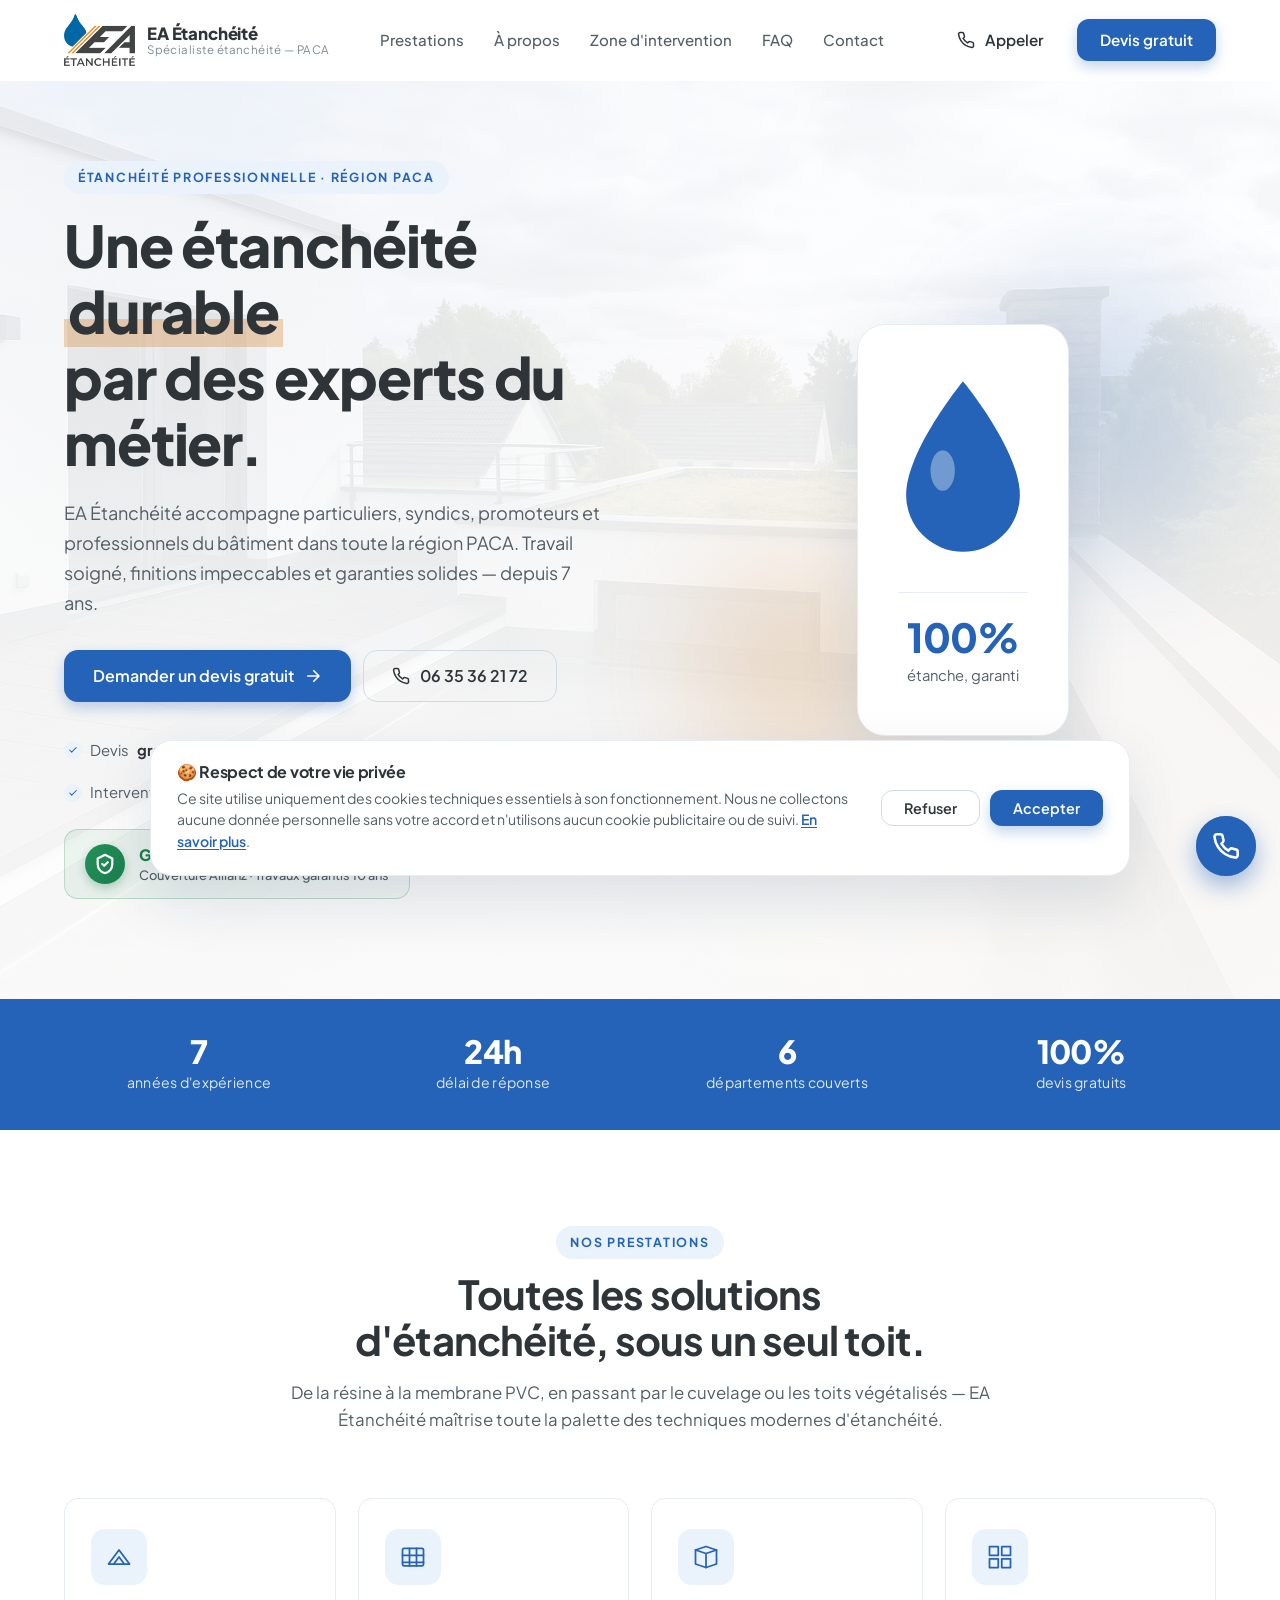
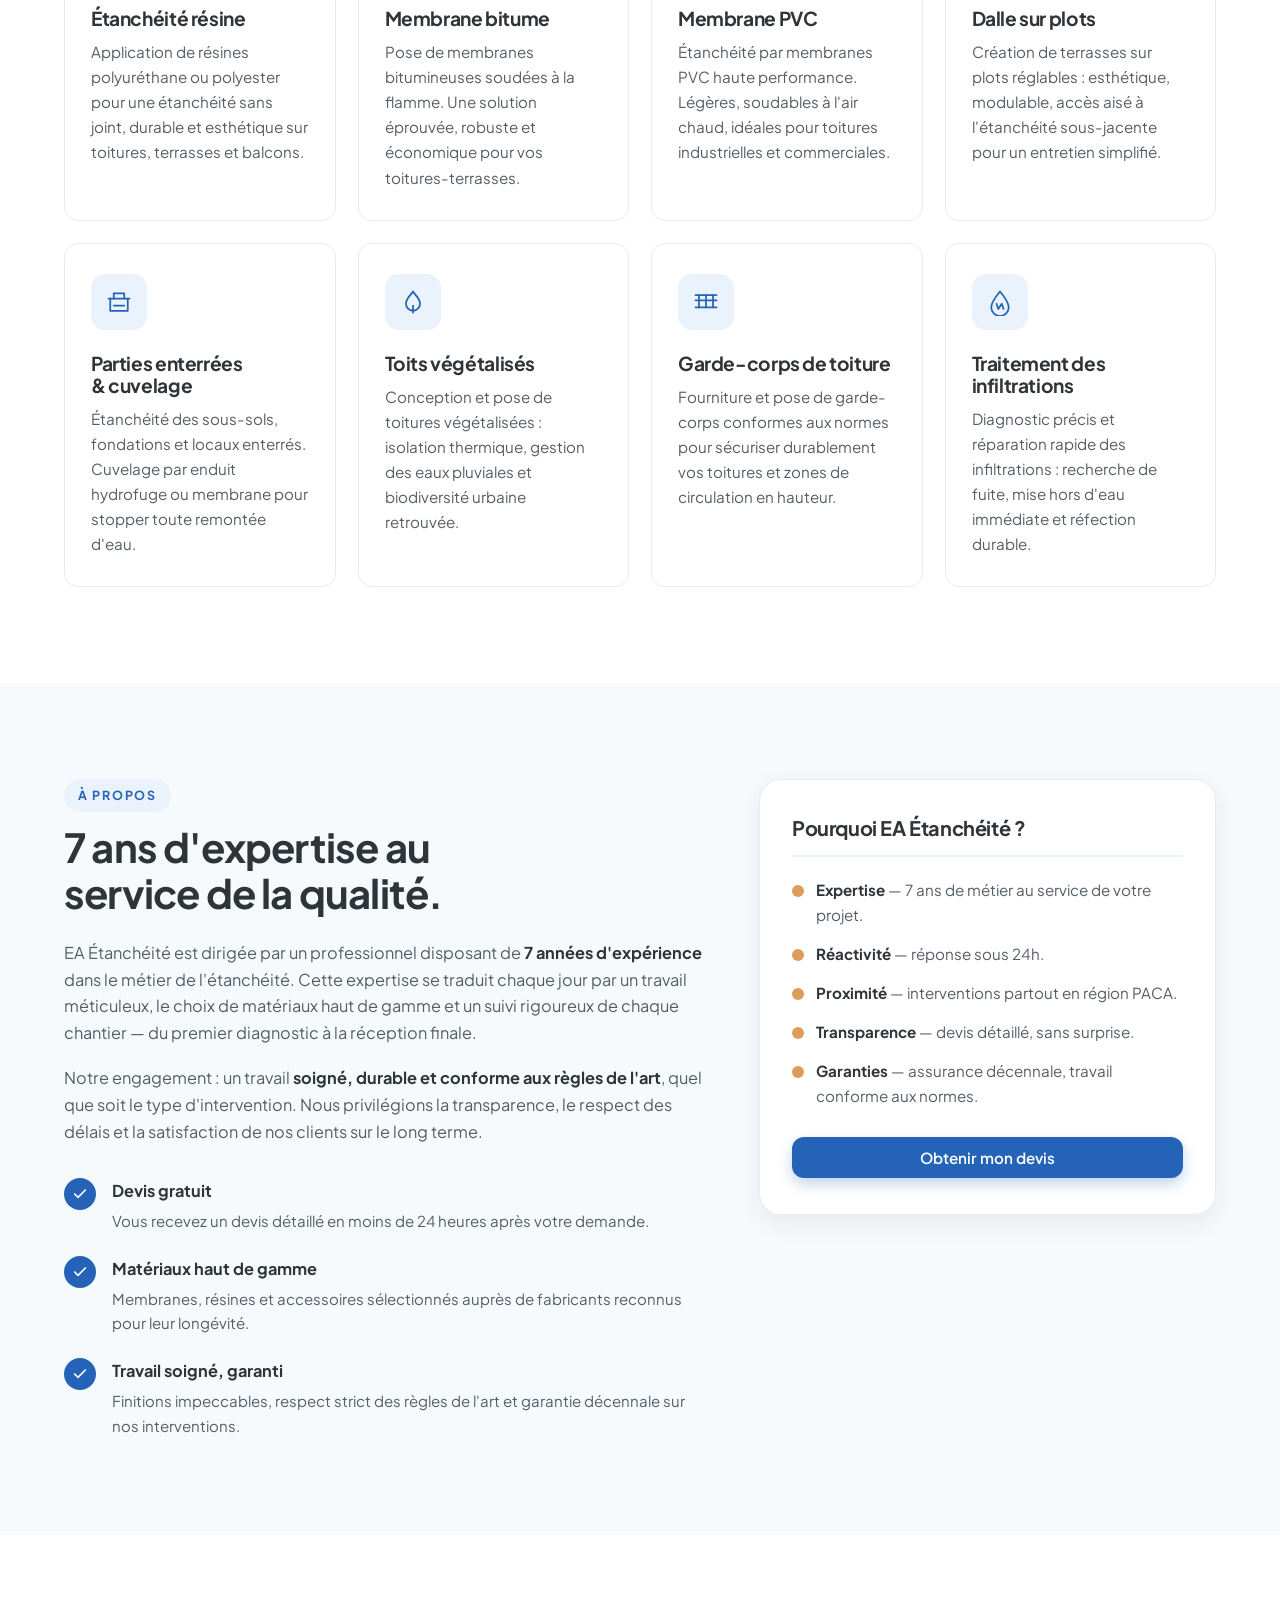
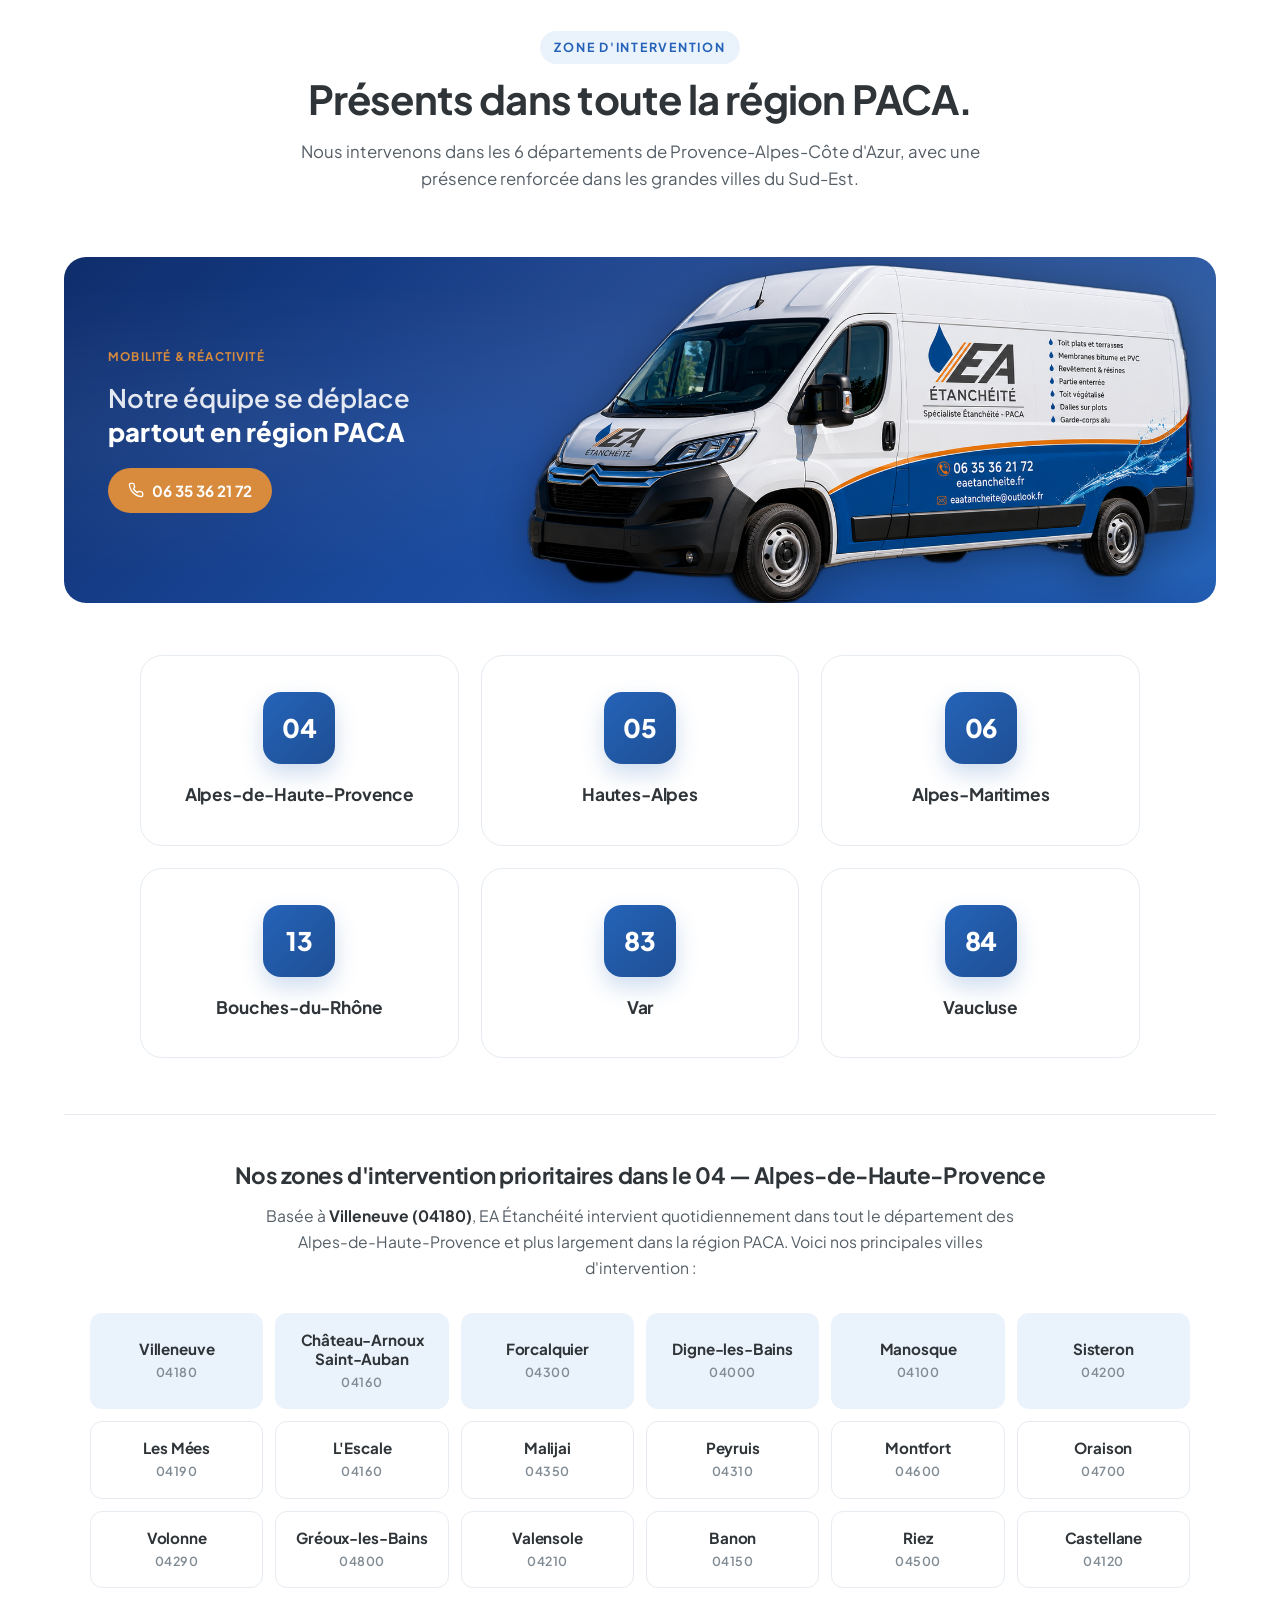
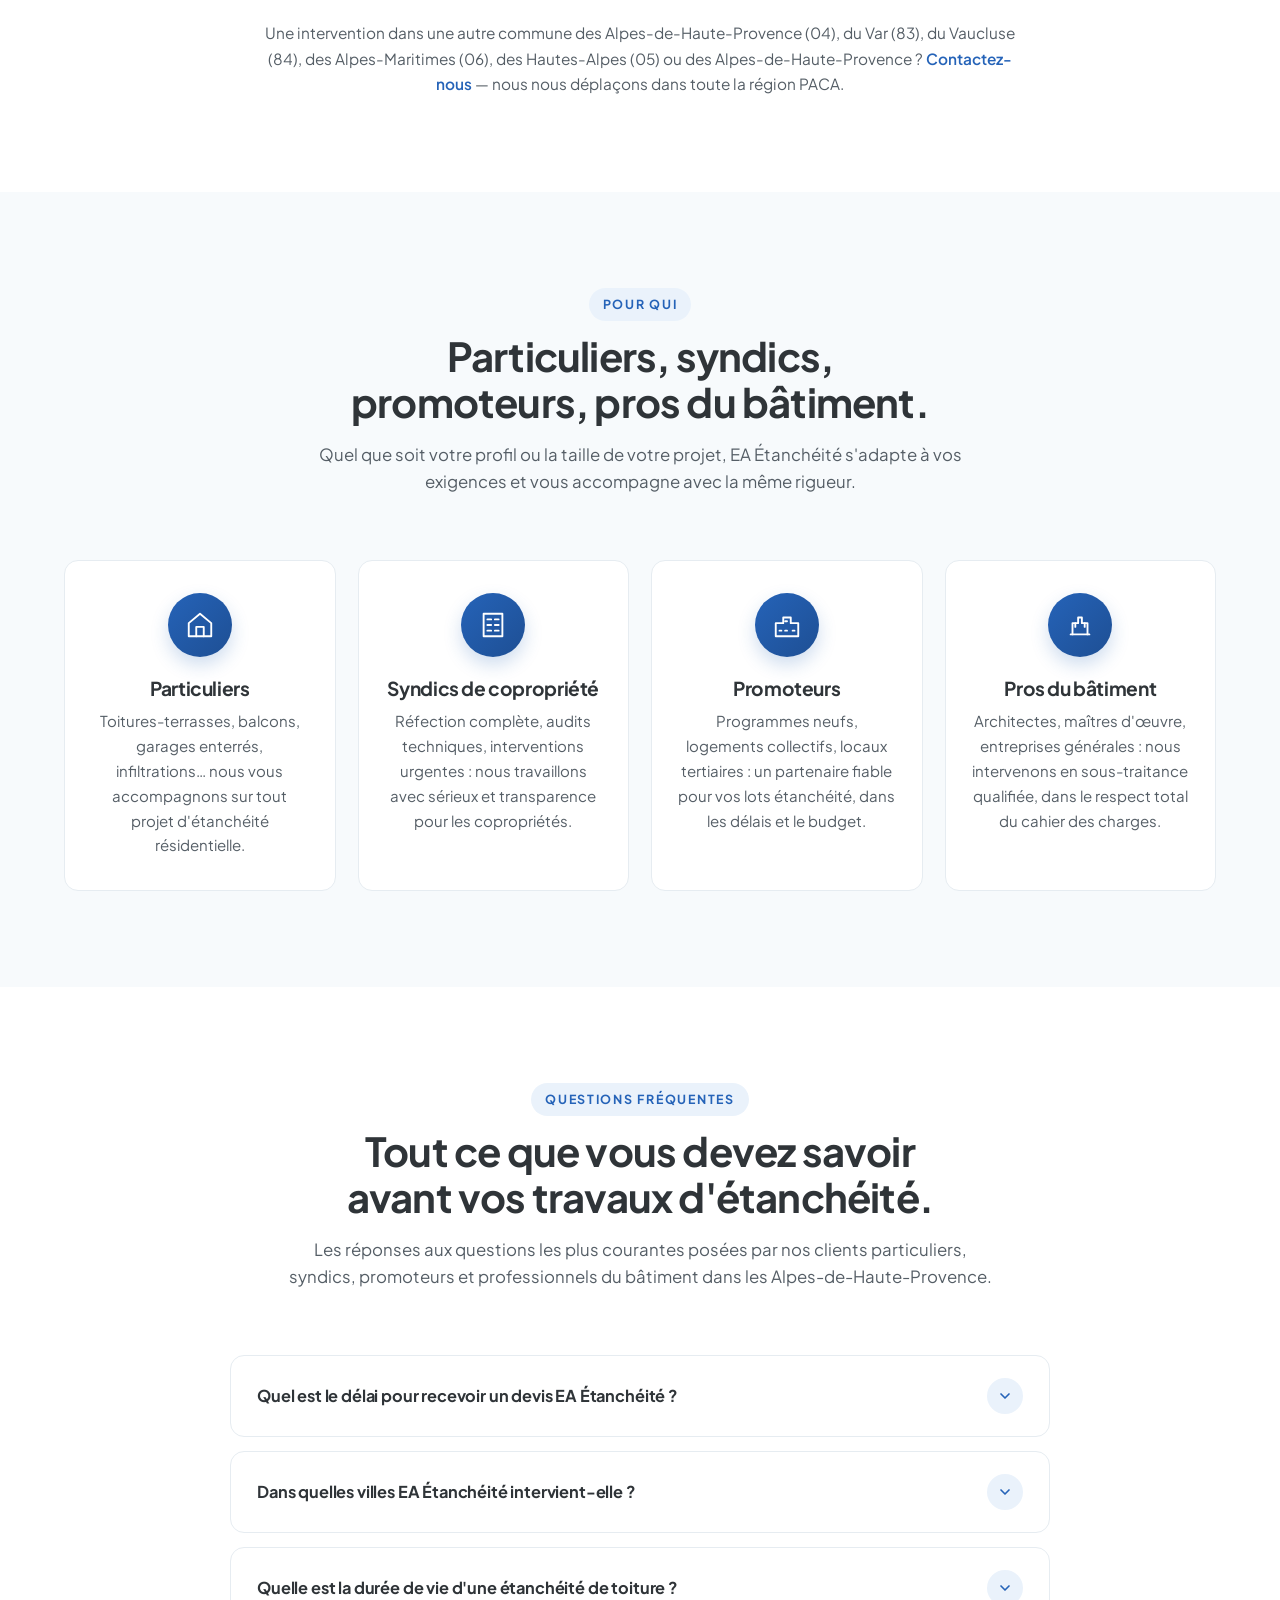
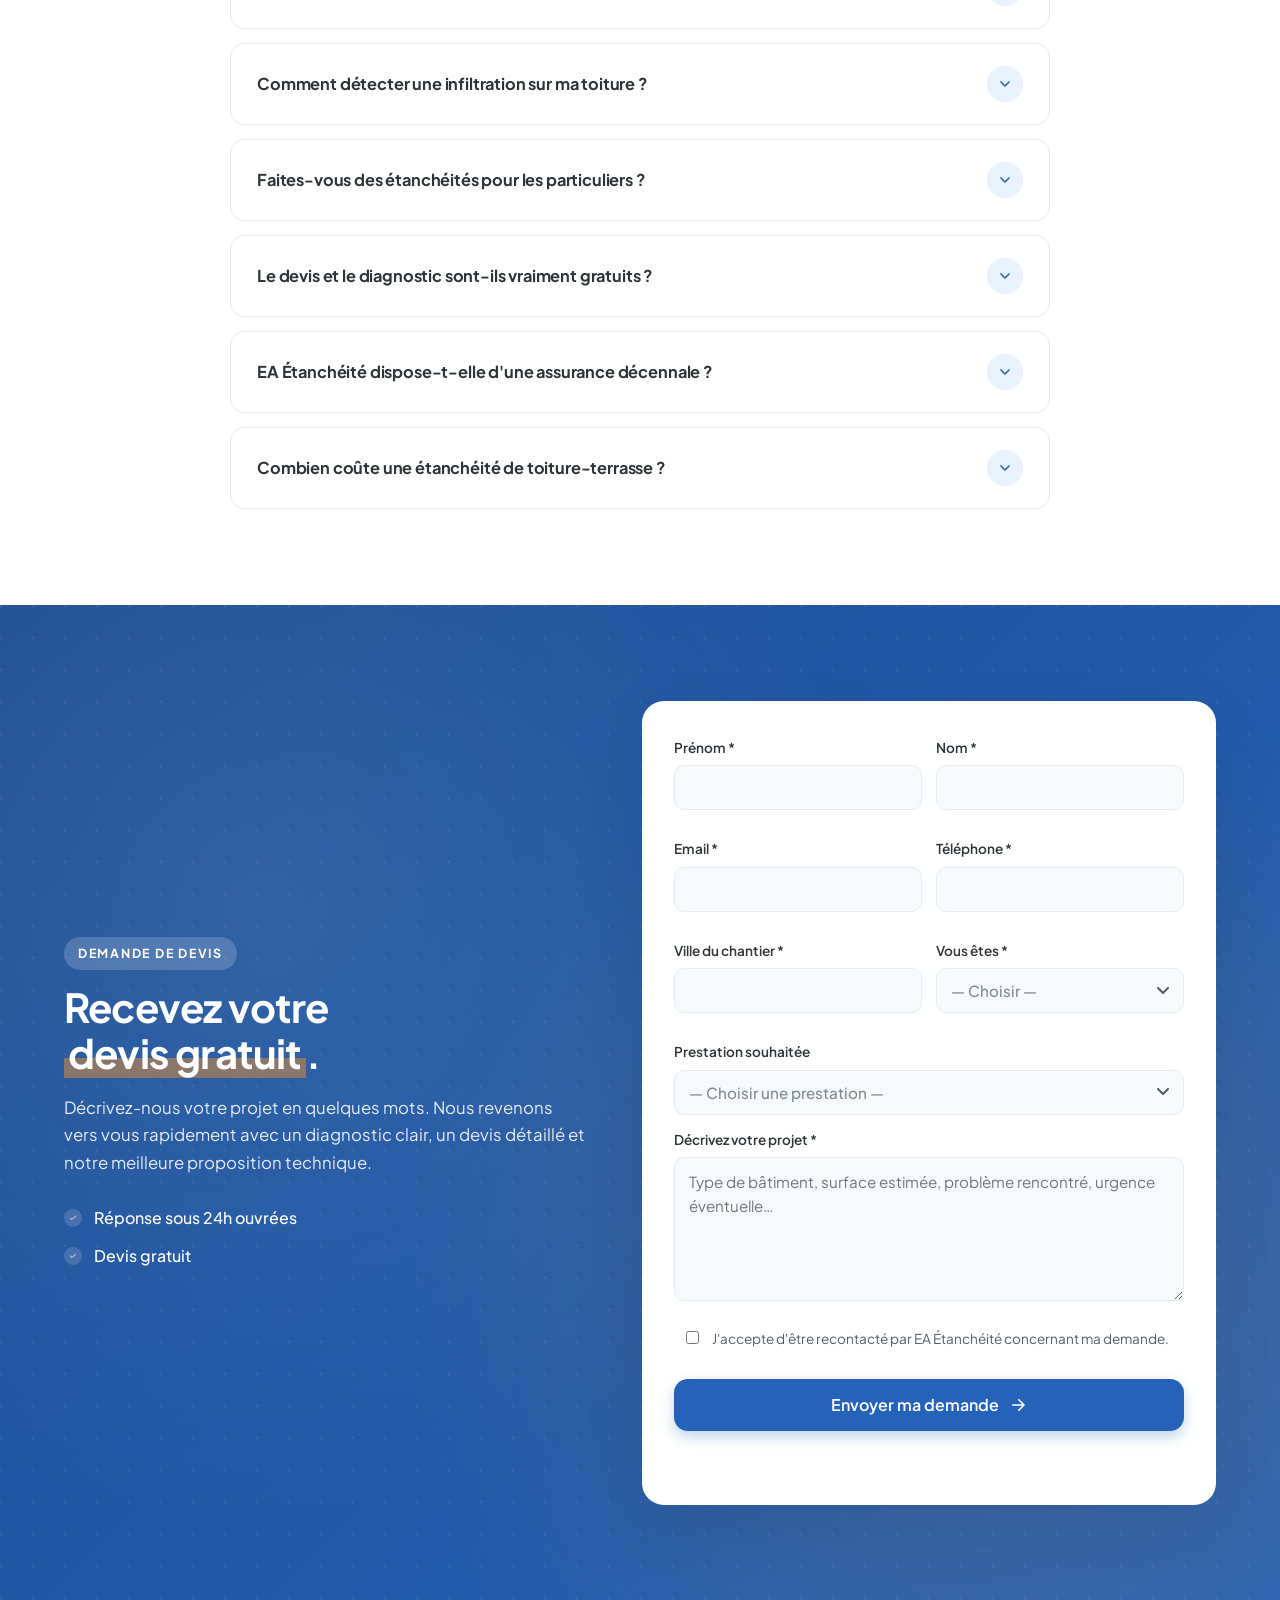
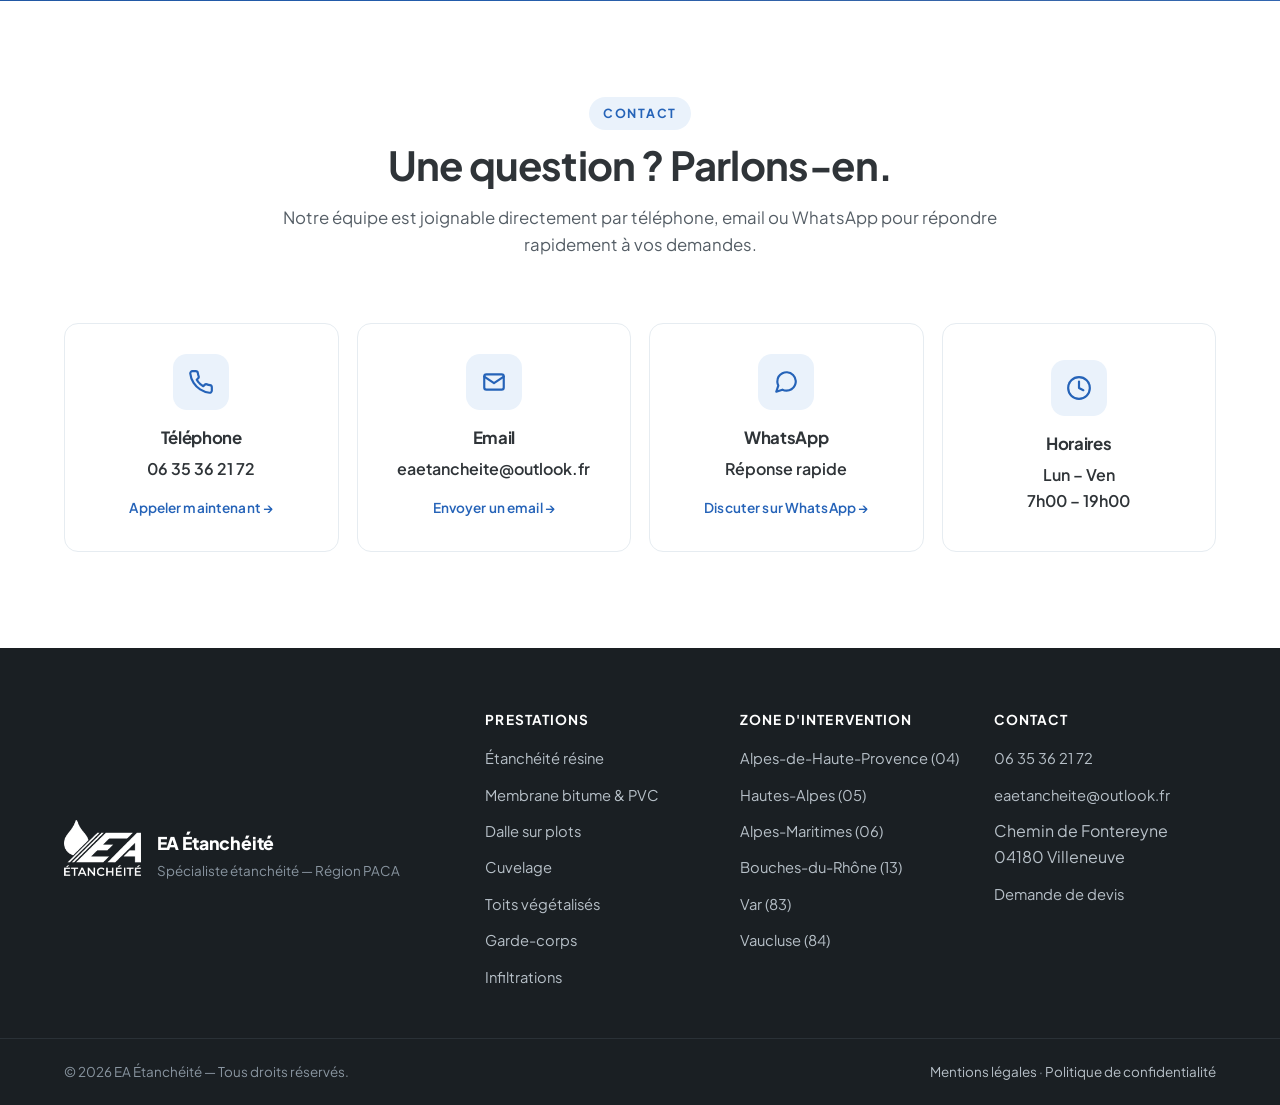
<file: index.html>
<!DOCTYPE html>
<html lang="fr">
<head>
  <meta charset="UTF-8" />
  <meta name="viewport" content="width=device-width, initial-scale=1.0" />
  <meta name="theme-color" content="#2563B8" />
  <meta name="google-site-verification" content="21A23hBvWoWeiYxYy0OUREjKEm9LjW4agDq1hn0rhU4" />
  <meta name="msvalidate.01" content="A3BC0416375332D21BCF8DB11D8AAD22" />

  <title>EA Étanchéité — Spécialiste étanchéité en PACA · Devis gratuit 24h</title>
  <meta name="description" content="EA Étanchéité, votre spécialiste de l'étanchéité en région PACA (04, 05, 06, 13, 83, 84). Résine, membrane bitume & PVC, dalle sur plots, cuvelage, toits végétalisés, garde-corps, infiltrations. Devis gratuit sous 24h." />
  <meta name="keywords" content="étanchéité, étanchéité PACA, étanchéité Marseille, étanchéité Nice, étanchéité Toulon, étanchéité Aix-en-Provence, étanchéité Avignon, étancheur, résine, membrane bitume, membrane PVC, dalle sur plots, cuvelage, toit végétalisé, garde-corps toiture, traitement infiltration" />
  <meta name="author" content="EA Étanchéité" />
  <meta name="robots" content="index, follow" />
  <link rel="canonical" href="https://eaetancheite.fr/" />

  <!-- Open Graph (Facebook, LinkedIn, WhatsApp) -->
  <meta property="og:type" content="website" />
  <meta property="og:locale" content="fr_FR" />
  <meta property="og:url" content="https://eaetancheite.fr/" />
  <meta property="og:title" content="EA Étanchéité — Spécialiste étanchéité en PACA" />
  <meta property="og:description" content="Résine, membrane bitume & PVC, dalle sur plots, cuvelage, toits végétalisés, garde-corps, infiltrations. 7 ans d'expérience. Devis gratuit sous 24h." />
  <meta property="og:image" content="https://eaetancheite.fr/assets/hero-bg.jpg" />
  <meta property="og:site_name" content="EA Étanchéité" />

  <!-- Twitter Card -->
  <meta name="twitter:card" content="summary_large_image" />
  <meta name="twitter:title" content="EA Étanchéité — Spécialiste étanchéité en PACA" />
  <meta name="twitter:description" content="Devis gratuit sous 24h dans toute la région PACA. 7 ans d'expérience." />
  <meta name="twitter:image" content="https://eaetancheite.fr/assets/hero-bg.jpg" />

  <!-- Favicon & manifest -->
  <link rel="icon" href="assets/favicon.ico" sizes="any" />
  <link rel="icon" type="image/svg+xml" href="assets/favicon.svg" />
  <link rel="icon" type="image/png" sizes="32x32" href="assets/favicon-32.png" />
  <link rel="icon" type="image/png" sizes="96x96" href="assets/favicon-96.png" />
  <link rel="apple-touch-icon" sizes="180x180" href="assets/apple-touch-icon.png" />
  <link rel="manifest" href="manifest.json" />

  <!-- Preconnect fonts -->
  <link rel="preconnect" href="https://fonts.googleapis.com" />
  <link rel="preconnect" href="https://fonts.gstatic.com" crossorigin />
  <link href="https://fonts.googleapis.com/css2?family=Plus+Jakarta+Sans:wght@400;500;600;700;800&display=swap" rel="stylesheet" />

  <!-- Styles -->
  <link rel="stylesheet" href="styles.css?v=5" />

  <!-- JSON-LD : LocalBusiness (SEO local Google) -->
  <script type="application/ld+json">
  {
    "@context": "https://schema.org",
    "@type": ["RoofingContractor", "LocalBusiness", "ProfessionalService"],
    "@id": "https://eaetancheite.fr/#business",
    "name": "EA Étanchéité",
    "alternateName": "EA Étanchéité - RUGGERO Enzo",
    "description": "EA Étanchéité, spécialiste de l'étanchéité dans les Alpes-de-Haute-Provence (04) et toute la région PACA. Étanchéité résine, membrane bitume et PVC, dalle sur plots, cuvelage, toits végétalisés, garde-corps de toiture et traitement des infiltrations. Devis gratuit sous 24h.",
    "url": "https://eaetancheite.fr/",
    "telephone": "+33635362172",
    "email": "eaetancheite@outlook.fr",
    "image": [
      "https://eaetancheite.fr/assets/logo.png",
      "https://eaetancheite.fr/assets/hero-bg.jpg"
    ],
    "logo": "https://eaetancheite.fr/assets/logo.png",
    "priceRange": "€€",
    "paymentAccepted": "Espèces, Chèque, Virement bancaire",
    "currenciesAccepted": "EUR",
    "foundingDate": "2025-03-18",
    "slogan": "Une étanchéité durable par des experts du métier",
    "address": {
      "@type": "PostalAddress",
      "streetAddress": "Chemin de Fontereyne",
      "addressLocality": "Villeneuve",
      "postalCode": "04180",
      "addressRegion": "Provence-Alpes-Côte d'Azur",
      "addressCountry": "FR"
    },
    "geo": {
      "@type": "GeoCoordinates",
      "latitude": 43.9542,
      "longitude": 5.9819
    },
    "areaServed": [
      {
        "@type": "State",
        "name": "Provence-Alpes-Côte d'Azur"
      },
      { "@type": "AdministrativeArea", "name": "Alpes-de-Haute-Provence (04)" },
      { "@type": "AdministrativeArea", "name": "Hautes-Alpes (05)" },
      { "@type": "AdministrativeArea", "name": "Alpes-Maritimes (06)" },
      { "@type": "AdministrativeArea", "name": "Bouches-du-Rhône (13)" },
      { "@type": "AdministrativeArea", "name": "Var (83)" },
      { "@type": "AdministrativeArea", "name": "Vaucluse (84)" },
      { "@type": "City", "name": "Villeneuve" },
      { "@type": "City", "name": "Château-Arnoux-Saint-Auban" },
      { "@type": "City", "name": "Forcalquier" },
      { "@type": "City", "name": "Digne-les-Bains" },
      { "@type": "City", "name": "Manosque" },
      { "@type": "City", "name": "Sisteron" },
      { "@type": "City", "name": "Les Mées" },
      { "@type": "City", "name": "Peyruis" },
      { "@type": "City", "name": "Oraison" },
      { "@type": "City", "name": "Gréoux-les-Bains" }
    ],
    "serviceArea": {
      "@type": "GeoCircle",
      "geoMidpoint": {
        "@type": "GeoCoordinates",
        "latitude": 43.9542,
        "longitude": 5.9819
      },
      "geoRadius": "100000"
    },
    "openingHoursSpecification": [
      {
        "@type": "OpeningHoursSpecification",
        "dayOfWeek": ["Monday", "Tuesday", "Wednesday", "Thursday", "Friday"],
        "opens": "07:00",
        "closes": "19:00"
      }
    ],
    "knowsAbout": [
      "Étanchéité toiture-terrasse",
      "Étanchéité résine polyuréthane",
      "Membrane bitumineuse",
      "Membrane PVC",
      "Dalle sur plots",
      "Cuvelage de sous-sol",
      "Toiture végétalisée",
      "Garde-corps de toiture",
      "Recherche de fuite",
      "Traitement des infiltrations"
    ],
    "hasOfferCatalog": {
      "@type": "OfferCatalog",
      "name": "Prestations EA Étanchéité",
      "itemListElement": [
        {
          "@type": "Offer",
          "itemOffered": {
            "@type": "Service",
            "name": "Étanchéité résine",
            "description": "Application de résines polyuréthane ou polyester pour une étanchéité sans joint, durable et esthétique sur toitures, terrasses et balcons.",
            "areaServed": "Provence-Alpes-Côte d'Azur"
          }
        },
        {
          "@type": "Offer",
          "itemOffered": {
            "@type": "Service",
            "name": "Membrane bitume",
            "description": "Pose de membranes bitumineuses soudées à la flamme pour vos toitures-terrasses.",
            "areaServed": "Provence-Alpes-Côte d'Azur"
          }
        },
        {
          "@type": "Offer",
          "itemOffered": {
            "@type": "Service",
            "name": "Membrane PVC",
            "description": "Étanchéité par membranes PVC haute performance, légères et soudables à l'air chaud.",
            "areaServed": "Provence-Alpes-Côte d'Azur"
          }
        },
        {
          "@type": "Offer",
          "itemOffered": {
            "@type": "Service",
            "name": "Dalle sur plots",
            "description": "Création de terrasses sur plots réglables, esthétique et modulable.",
            "areaServed": "Provence-Alpes-Côte d'Azur"
          }
        },
        {
          "@type": "Offer",
          "itemOffered": {
            "@type": "Service",
            "name": "Parties enterrées et cuvelage",
            "description": "Étanchéité des sous-sols, fondations et locaux enterrés.",
            "areaServed": "Provence-Alpes-Côte d'Azur"
          }
        },
        {
          "@type": "Offer",
          "itemOffered": {
            "@type": "Service",
            "name": "Toits végétalisés",
            "description": "Conception et pose de toitures végétalisées : isolation thermique et gestion des eaux pluviales.",
            "areaServed": "Provence-Alpes-Côte d'Azur"
          }
        },
        {
          "@type": "Offer",
          "itemOffered": {
            "@type": "Service",
            "name": "Garde-corps de toiture",
            "description": "Fourniture et pose de garde-corps aux normes pour sécuriser vos toitures.",
            "areaServed": "Provence-Alpes-Côte d'Azur"
          }
        },
        {
          "@type": "Offer",
          "itemOffered": {
            "@type": "Service",
            "name": "Traitement des infiltrations",
            "description": "Diagnostic précis et réparation rapide des infiltrations : recherche de fuite et mise hors d'eau.",
            "areaServed": "Provence-Alpes-Côte d'Azur"
          }
        }
      ]
    },
    "founder": {
      "@type": "Person",
      "name": "Enzo RUGGERO",
      "jobTitle": "Artisan étancheur",
      "worksFor": {
        "@type": "Organization",
        "name": "EA Étanchéité"
      }
    }
  }
  </script>

  <!-- FAQ Schema pour les rich snippets Google -->
  <script type="application/ld+json">
  {
    "@context": "https://schema.org",
    "@type": "FAQPage",
    "mainEntity": [
      {
        "@type": "Question",
        "name": "Quel est le délai pour recevoir un devis EA Étanchéité ?",
        "acceptedAnswer": {
          "@type": "Answer",
          "text": "Nous nous engageons à vous envoyer un devis détaillé et gratuit sous 24h ouvrées après réception de votre demande. Vous pouvez nous contacter par téléphone au 06 35 36 21 72 ou via notre formulaire en ligne."
        }
      },
      {
        "@type": "Question",
        "name": "Dans quelles villes EA Étanchéité intervient-elle ?",
        "acceptedAnswer": {
          "@type": "Answer",
          "text": "EA Étanchéité est basée à Villeneuve (04180) et intervient principalement dans les Alpes-de-Haute-Provence : Digne-les-Bains, Manosque, Sisteron, Forcalquier, Château-Arnoux-Saint-Auban, Les Mées, Peyruis, Oraison, Gréoux-les-Bains, et toutes les communes des départements 04, 05, 06, 13, 83, 84 (région PACA)."
        }
      },
      {
        "@type": "Question",
        "name": "Quelle est la durée de vie d'une étanchéité de toiture ?",
        "acceptedAnswer": {
          "@type": "Answer",
          "text": "La durée de vie dépend de la technique utilisée : une étanchéité résine bien posée dure 15 à 25 ans, une membrane bitume 20 à 30 ans, et une membrane PVC 25 à 35 ans. Un entretien régulier et des matériaux haut de gamme prolongent considérablement la durée de vie."
        }
      },
      {
        "@type": "Question",
        "name": "Comment détecter une infiltration sur ma toiture ?",
        "acceptedAnswer": {
          "@type": "Answer",
          "text": "Les signes les plus courants sont : taches d'humidité au plafond, peinture qui cloque, moisissures, gouttes d'eau lors de fortes pluies, ou ardoises/tuiles déplacées. Au moindre doute, contactez-nous pour un diagnostic précis. Plus la fuite est traitée rapidement, moins les dégâts collatéraux seront importants."
        }
      },
      {
        "@type": "Question",
        "name": "Faites-vous des étanchéités pour les particuliers ?",
        "acceptedAnswer": {
          "@type": "Answer",
          "text": "Oui, EA Étanchéité travaille pour les particuliers, syndics de copropriété, promoteurs et professionnels du bâtiment. Que vous soyez propriétaire d'une maison individuelle, gérant d'immeuble ou architecte, nous adaptons nos prestations à vos besoins."
        }
      },
      {
        "@type": "Question",
        "name": "Le devis et le diagnostic sont-ils vraiment gratuits ?",
        "acceptedAnswer": {
          "@type": "Answer",
          "text": "Oui, 100% gratuits et sans engagement. Notre devis détaillé vous est envoyé sous 24h ouvrées après votre demande. Aucun frais caché, aucune obligation d'engager les travaux."
        }
      },
      {
        "@type": "Question",
        "name": "EA Étanchéité dispose-t-elle d'une assurance décennale ?",
        "acceptedAnswer": {
          "@type": "Answer",
          "text": "Oui, EA Étanchéité est couverte par une garantie décennale Allianz (contrat n° 387779) ainsi qu'une responsabilité civile professionnelle, conformément à la réglementation du BTP. Vos travaux sont protégés pendant 10 ans."
        }
      },
      {
        "@type": "Question",
        "name": "Combien coûte une étanchéité de toiture-terrasse ?",
        "acceptedAnswer": {
          "@type": "Answer",
          "text": "Le prix dépend de plusieurs facteurs : surface, technique choisie (résine, bitume, PVC), accessibilité, état du support et complexité du chantier. À titre indicatif, comptez entre 40 et 120 € HT/m² selon la solution. Demandez un devis personnalisé gratuit pour avoir un prix précis."
        }
      }
    ]
  }
  </script>
</head>
<body>
  <a href="#main" class="skip-link">Aller au contenu</a>

  <!-- HEADER -->
  <header class="site-header" id="siteHeader">
    <div class="container header-inner">
      <a href="#" class="brand" aria-label="EA Étanchéité — accueil">
        <img src="assets/logo.png" alt="Logo EA Étanchéité" class="brand-logo" width="536" height="392" />
        <span class="brand-text">
          <span class="brand-name">EA Étanchéité</span>
          <span class="brand-tag">Spécialiste étanchéité — PACA</span>
        </span>
      </a>

      <nav class="main-nav" aria-label="Navigation principale">
        <ul>
          <li><a href="#prestations">Prestations</a></li>
          <li><a href="#apropos">À propos</a></li>
          <li><a href="#zone">Zone d'intervention</a></li>
          <li><a href="#faq">FAQ</a></li>
          <li><a href="#contact">Contact</a></li>
        </ul>
      </nav>

      <div class="header-cta">
        <a href="tel:+33635362172" class="btn btn-ghost" aria-label="Appeler EA Étanchéité">
          <svg viewBox="0 0 24 24" fill="none" stroke="currentColor" stroke-width="2" stroke-linecap="round" stroke-linejoin="round" aria-hidden="true"><path d="M22 16.92v3a2 2 0 0 1-2.18 2 19.79 19.79 0 0 1-8.63-3.07 19.5 19.5 0 0 1-6-6 19.79 19.79 0 0 1-3.07-8.67A2 2 0 0 1 4.11 2h3a2 2 0 0 1 2 1.72 12.84 12.84 0 0 0 .7 2.81 2 2 0 0 1-.45 2.11L8.09 9.91a16 16 0 0 0 6 6l1.27-1.27a2 2 0 0 1 2.11-.45 12.84 12.84 0 0 0 2.81.7A2 2 0 0 1 22 16.92z"/></svg>
          <span>Appeler</span>
        </a>
        <a href="#devis" class="btn btn-primary">Devis gratuit</a>
      </div>

      <button class="nav-toggle" id="navToggle" aria-label="Ouvrir le menu" aria-expanded="false" aria-controls="mobileMenu">
        <span></span><span></span><span></span>
      </button>
    </div>

    <!-- Mobile menu -->
    <div class="mobile-menu" id="mobileMenu" hidden>
      <ul>
        <li><a href="#prestations">Prestations</a></li>
        <li><a href="#apropos">À propos</a></li>
        <li><a href="#zone">Zone d'intervention</a></li>
        <li><a href="#faq">FAQ</a></li>
        <li><a href="#contact">Contact</a></li>
        <li><a href="tel:+33635362172" class="btn btn-ghost btn-full">Appeler</a></li>
        <li><a href="#devis" class="btn btn-primary btn-full">Devis gratuit</a></li>
      </ul>
    </div>
  </header>

  <main id="main">

    <!-- HERO -->
    <section class="hero">
      <div class="container hero-inner">
        <div class="hero-text">
          <span class="eyebrow">Étanchéité professionnelle · Région PACA</span>
          <h1>
            Une étanchéité <span class="hl">durable</span><br />
            par des experts du métier.
          </h1>
          <p class="lead">
            EA Étanchéité accompagne particuliers, syndics, promoteurs et professionnels du bâtiment
            dans toute la région PACA. Travail soigné, finitions impeccables et garanties solides — depuis 7 ans.
          </p>
          <div class="hero-actions">
            <a href="#devis" class="btn btn-primary btn-lg">
              Demander un devis gratuit
              <svg viewBox="0 0 24 24" fill="none" stroke="currentColor" stroke-width="2.2" stroke-linecap="round" stroke-linejoin="round" aria-hidden="true"><path d="M5 12h14M13 5l7 7-7 7"/></svg>
            </a>
            <a href="tel:+33635362172" class="btn btn-outline btn-lg">
              <svg viewBox="0 0 24 24" fill="none" stroke="currentColor" stroke-width="2" stroke-linecap="round" stroke-linejoin="round" aria-hidden="true"><path d="M22 16.92v3a2 2 0 0 1-2.18 2 19.79 19.79 0 0 1-8.63-3.07 19.5 19.5 0 0 1-6-6 19.79 19.79 0 0 1-3.07-8.67A2 2 0 0 1 4.11 2h3a2 2 0 0 1 2 1.72 12.84 12.84 0 0 0 .7 2.81 2 2 0 0 1-.45 2.11L8.09 9.91a16 16 0 0 0 6 6l1.27-1.27a2 2 0 0 1 2.11-.45 12.84 12.84 0 0 0 2.81.7A2 2 0 0 1 22 16.92z"/></svg>
              06 35 36 21 72
            </a>
          </div>

          <ul class="hero-bullets">
            <li><svg viewBox="0 0 24 24" fill="none" stroke="currentColor" stroke-width="2.5" stroke-linecap="round" stroke-linejoin="round" aria-hidden="true"><path d="M20 6 9 17l-5-5"/></svg> Devis <strong>gratuit</strong></li>
            <li><svg viewBox="0 0 24 24" fill="none" stroke="currentColor" stroke-width="2.5" stroke-linecap="round" stroke-linejoin="round" aria-hidden="true"><path d="M20 6 9 17l-5-5"/></svg> <strong>7 ans</strong> d'expérience</li>
            <li><svg viewBox="0 0 24 24" fill="none" stroke="currentColor" stroke-width="2.5" stroke-linecap="round" stroke-linejoin="round" aria-hidden="true"><path d="M20 6 9 17l-5-5"/></svg> Intervention dans toute la <strong>région PACA</strong></li>
          </ul>

          <div class="hero-warranty" role="note" aria-label="Garantie décennale">
            <span class="hero-warranty-icon" aria-hidden="true">
              <svg viewBox="0 0 24 24" fill="none" stroke="currentColor" stroke-width="2.4" stroke-linecap="round" stroke-linejoin="round"><path d="M12 2 4 6v6c0 5 3.5 9.5 8 10 4.5-.5 8-5 8-10V6l-8-4z"/><path d="m9 12 2 2 4-4"/></svg>
            </span>
            <span class="hero-warranty-text">
              <strong>Garantie décennale</strong>
              <small>Couverture Allianz · Travaux garantis 10 ans</small>
            </span>
          </div>
        </div>

        <div class="hero-visual" aria-hidden="true">
          <div class="hero-card">
            <div class="hero-card-drop">
              <svg viewBox="0 0 64 96" xmlns="http://www.w3.org/2000/svg">
                <path d="M32 4 C32 4 4 38 4 60 a28 28 0 1 0 56 0 C60 38 32 4 32 4z" fill="#2563B8"/>
                <ellipse cx="22" cy="48" rx="6" ry="10" fill="#ffffff" fill-opacity="0.35"/>
              </svg>
            </div>
            <div class="hero-card-stat">
              <span class="stat-num">100%</span>
              <span class="stat-label">étanche, garanti</span>
            </div>
          </div>
          <div class="hero-blob hero-blob-1"></div>
          <div class="hero-blob hero-blob-2"></div>
        </div>
      </div>
    </section>

    <!-- TRUST STRIP -->
    <section class="trust-strip">
      <div class="container">
        <ul>
          <li>
            <span class="trust-num">7</span>
            <span class="trust-label">années d'expérience</span>
          </li>
          <li>
            <span class="trust-num">24h</span>
            <span class="trust-label">délai de réponse</span>
          </li>
          <li>
            <span class="trust-num">6</span>
            <span class="trust-label">départements couverts</span>
          </li>
          <li>
            <span class="trust-num">100%</span>
            <span class="trust-label">devis gratuits</span>
          </li>
        </ul>
      </div>
    </section>

    <!-- PRESTATIONS -->
    <section id="prestations" class="section">
      <div class="container">
        <header class="section-header">
          <span class="eyebrow">Nos prestations</span>
          <h2>Toutes les solutions d'étanchéité, sous un seul toit.</h2>
          <p class="section-sub">
            De la résine à la membrane PVC, en passant par le cuvelage ou les toits végétalisés —
            EA Étanchéité maîtrise toute la palette des techniques modernes d'étanchéité.
          </p>
        </header>

        <div class="services-grid">

          <article class="service-card" data-modal="resine" role="button" tabindex="0" aria-haspopup="dialog">
            <div class="service-icon">
              <svg viewBox="0 0 32 32" fill="none" stroke="currentColor" stroke-width="2" stroke-linecap="round" stroke-linejoin="round" aria-hidden="true"><path d="M4 24 L16 8 L28 24 Z"/><path d="M10 24 L16 16 L22 24"/></svg>
            </div>
            <h3>Étanchéité résine</h3>
            <p>Application de résines polyuréthane ou polyester pour une étanchéité sans joint, durable et esthétique sur toitures, terrasses et balcons.</p>
          </article>

          <article class="service-card" data-modal="bitume" role="button" tabindex="0" aria-haspopup="dialog">
            <div class="service-icon">
              <svg viewBox="0 0 32 32" fill="none" stroke="currentColor" stroke-width="2" stroke-linecap="round" stroke-linejoin="round" aria-hidden="true"><rect x="4" y="6" width="24" height="20" rx="2"/><path d="M4 14h24M4 22h24M12 6v20M20 6v20"/></svg>
            </div>
            <h3>Membrane bitume</h3>
            <p>Pose de membranes bitumineuses soudées à la flamme. Une solution éprouvée, robuste et économique pour vos toitures-terrasses.</p>
          </article>

          <article class="service-card" data-modal="pvc" role="button" tabindex="0" aria-haspopup="dialog">
            <div class="service-icon">
              <svg viewBox="0 0 32 32" fill="none" stroke="currentColor" stroke-width="2" stroke-linecap="round" stroke-linejoin="round" aria-hidden="true"><path d="M4 8 L16 4 L28 8 L28 24 L16 28 L4 24 Z"/><path d="M4 8 L16 12 L28 8M16 12 L16 28"/></svg>
            </div>
            <h3>Membrane PVC</h3>
            <p>Étanchéité par membranes PVC haute performance. Légères, soudables à l'air chaud, idéales pour toitures industrielles et commerciales.</p>
          </article>

          <article class="service-card" data-modal="dalle" role="button" tabindex="0" aria-haspopup="dialog">
            <div class="service-icon">
              <svg viewBox="0 0 32 32" fill="none" stroke="currentColor" stroke-width="2" stroke-linecap="round" stroke-linejoin="round" aria-hidden="true"><rect x="4" y="4" width="10" height="10"/><rect x="18" y="4" width="10" height="10"/><rect x="4" y="18" width="10" height="10"/><rect x="18" y="18" width="10" height="10"/></svg>
            </div>
            <h3>Dalle sur plots</h3>
            <p>Création de terrasses sur plots réglables : esthétique, modulable, accès aisé à l'étanchéité sous-jacente pour un entretien simplifié.</p>
          </article>

          <article class="service-card" data-modal="cuvelage" role="button" tabindex="0" aria-haspopup="dialog">
            <div class="service-icon">
              <svg viewBox="0 0 32 32" fill="none" stroke="currentColor" stroke-width="2" stroke-linecap="round" stroke-linejoin="round" aria-hidden="true"><path d="M4 12 L28 12"/><path d="M6 12 L6 26 L26 26 L26 12"/><path d="M10 12 L10 6 L22 6 L22 12"/><path d="M10 20 L22 20"/></svg>
            </div>
            <h3>Parties enterrées & cuvelage</h3>
            <p>Étanchéité des sous-sols, fondations et locaux enterrés. Cuvelage par enduit hydrofuge ou membrane pour stopper toute remontée d'eau.</p>
          </article>

          <article class="service-card" data-modal="vegetal" role="button" tabindex="0" aria-haspopup="dialog">
            <div class="service-icon">
              <svg viewBox="0 0 32 32" fill="none" stroke="currentColor" stroke-width="2" stroke-linecap="round" stroke-linejoin="round" aria-hidden="true"><path d="M16 4 C20 10 24 12 24 18 a8 8 0 1 1 -16 0 C8 12 12 10 16 4z"/><path d="M16 28 L16 20"/></svg>
            </div>
            <h3>Toits végétalisés</h3>
            <p>Conception et pose de toitures végétalisées : isolation thermique, gestion des eaux pluviales et biodiversité urbaine retrouvée.</p>
          </article>

          <article class="service-card" data-modal="gardecorps" role="button" tabindex="0" aria-haspopup="dialog">
            <div class="service-icon">
              <svg viewBox="0 0 32 32" fill="none" stroke="currentColor" stroke-width="2" stroke-linecap="round" stroke-linejoin="round" aria-hidden="true"><path d="M4 22 L28 22"/><path d="M8 22 L8 8 M16 22 L16 8 M24 22 L24 8"/><path d="M4 8 L28 8 M4 14 L28 14"/></svg>
            </div>
            <h3>Garde-corps de toiture</h3>
            <p>Fourniture et pose de garde-corps conformes aux normes pour sécuriser durablement vos toitures et zones de circulation en hauteur.</p>
          </article>

          <article class="service-card" data-modal="infiltration" role="button" tabindex="0" aria-haspopup="dialog">
            <div class="service-icon">
              <svg viewBox="0 0 32 32" fill="none" stroke="currentColor" stroke-width="2" stroke-linecap="round" stroke-linejoin="round" aria-hidden="true"><path d="M16 4 C16 4 6 16 6 22 a10 10 0 1 0 20 0 C26 16 16 4 16 4z"/><path d="M12 18 L14 24 L18 18 L20 24"/></svg>
            </div>
            <h3>Traitement des infiltrations</h3>
            <p>Diagnostic précis et réparation rapide des infiltrations : recherche de fuite, mise hors d'eau immédiate et réfection durable.</p>
          </article>

        </div>
      </div>
    </section>

    <!-- À PROPOS -->
    <section id="apropos" class="section section-alt">
      <div class="container apropos-grid">
        <div class="apropos-text">
          <span class="eyebrow">À propos</span>
          <h2>7 ans d'expertise au service de la qualité.</h2>
          <p>
            EA Étanchéité est dirigée par un professionnel disposant de <strong>7 années d'expérience</strong>
            dans le métier de l'étanchéité. Cette expertise se traduit chaque jour par un travail méticuleux,
            le choix de matériaux haut de gamme et un suivi rigoureux de chaque chantier — du premier diagnostic à la réception finale.
          </p>
          <p>
            Notre engagement : un travail <strong>soigné, durable et conforme aux règles de l'art</strong>,
            quel que soit le type d'intervention. Nous privilégions la transparence, le respect des délais et la satisfaction
            de nos clients sur le long terme.
          </p>

          <ul class="usp-list">
            <li>
              <span class="usp-icon" aria-hidden="true">
                <svg viewBox="0 0 24 24" fill="none" stroke="currentColor" stroke-width="2.5" stroke-linecap="round" stroke-linejoin="round"><path d="M20 6 9 17l-5-5"/></svg>
              </span>
              <div>
                <strong>Devis gratuit</strong>
                <p>Vous recevez un devis détaillé en moins de 24 heures après votre demande.</p>
              </div>
            </li>
            <li>
              <span class="usp-icon" aria-hidden="true">
                <svg viewBox="0 0 24 24" fill="none" stroke="currentColor" stroke-width="2.5" stroke-linecap="round" stroke-linejoin="round"><path d="M20 6 9 17l-5-5"/></svg>
              </span>
              <div>
                <strong>Matériaux haut de gamme</strong>
                <p>Membranes, résines et accessoires sélectionnés auprès de fabricants reconnus pour leur longévité.</p>
              </div>
            </li>
            <li>
              <span class="usp-icon" aria-hidden="true">
                <svg viewBox="0 0 24 24" fill="none" stroke="currentColor" stroke-width="2.5" stroke-linecap="round" stroke-linejoin="round"><path d="M20 6 9 17l-5-5"/></svg>
              </span>
              <div>
                <strong>Travail soigné, garanti</strong>
                <p>Finitions impeccables, respect strict des règles de l'art et garantie décennale sur nos interventions.</p>
              </div>
            </li>
          </ul>
        </div>

        <aside class="apropos-card" aria-label="Points clés EA Étanchéité">
          <h3>Pourquoi EA Étanchéité ?</h3>
          <ul>
            <li><strong>Expertise</strong> — 7 ans de métier au service de votre projet.</li>
            <li><strong>Réactivité</strong> — réponse sous 24h.</li>
            <li><strong>Proximité</strong> — interventions partout en région PACA.</li>
            <li><strong>Transparence</strong> — devis détaillé, sans surprise.</li>
            <li><strong>Garanties</strong> — assurance décennale, travail conforme aux normes.</li>
          </ul>
          <a href="#devis" class="btn btn-primary btn-full">Obtenir mon devis</a>
        </aside>
      </div>
    </section>

    <!-- ZONE D'INTERVENTION -->
    <section id="zone" class="section">
      <div class="container">
        <header class="section-header">
          <span class="eyebrow">Zone d'intervention</span>
          <h2>Présents dans toute la région PACA.</h2>
          <p class="section-sub">
            Nous intervenons dans les 6 départements de Provence-Alpes-Côte d'Azur,
            avec une présence renforcée dans les grandes villes du Sud-Est.
          </p>
        </header>

        <div class="zone-vehicle-banner">
          <div class="zone-vehicle-content">
            <div class="zone-vehicle-text">
              <span class="zone-vehicle-tag">Mobilité &amp; réactivité</span>
              <p class="zone-vehicle-headline">Notre équipe se déplace<br /><strong>partout en région PACA</strong></p>
              <a href="tel:+33635362172" class="zone-vehicle-cta">
                <svg viewBox="0 0 24 24" fill="none" stroke="currentColor" stroke-width="2" stroke-linecap="round" stroke-linejoin="round" aria-hidden="true"><path d="M22 16.92v3a2 2 0 0 1-2.18 2 19.79 19.79 0 0 1-8.63-3.07 19.5 19.5 0 0 1-6-6 19.79 19.79 0 0 1-3.07-8.67A2 2 0 0 1 4.11 2h3a2 2 0 0 1 2 1.72 12.84 12.84 0 0 0 .7 2.81 2 2 0 0 1-.45 2.11L8.09 9.91a16 16 0 0 0 6 6l1.27-1.27a2 2 0 0 1 2.11-.45 12.84 12.84 0 0 0 2.81.7A2 2 0 0 1 22 16.92z"/></svg>
                06 35 36 21 72
              </a>
            </div>
            <div class="zone-vehicle-img-wrap">
              <img src="assets/camion-ea.png" alt="Véhicule EA Étanchéité — intervention dans toute la région PACA" width="1200" height="611" loading="lazy" />
            </div>
          </div>
        </div>

        <div class="zone-deps-grid">
          <article class="dep-card">
            <span class="dep-card-num">04</span>
            <span class="dep-card-name">Alpes-de-Haute-Provence</span>
          </article>
          <article class="dep-card">
            <span class="dep-card-num">05</span>
            <span class="dep-card-name">Hautes-Alpes</span>
          </article>
          <article class="dep-card">
            <span class="dep-card-num">06</span>
            <span class="dep-card-name">Alpes-Maritimes</span>
          </article>
          <article class="dep-card">
            <span class="dep-card-num">13</span>
            <span class="dep-card-name">Bouches-du-Rhône</span>
          </article>
          <article class="dep-card">
            <span class="dep-card-num">83</span>
            <span class="dep-card-name">Var</span>
          </article>
          <article class="dep-card">
            <span class="dep-card-num">84</span>
            <span class="dep-card-name">Vaucluse</span>
          </article>
        </div>

        <div class="zone-communes">
          <h3>Nos zones d'intervention prioritaires dans le 04 — Alpes-de-Haute-Provence</h3>
          <p class="zone-communes-intro">
            Bas&eacute;e &agrave; <strong>Villeneuve (04180)</strong>, EA &Eacute;tanch&eacute;it&eacute; intervient quotidiennement dans tout le d&eacute;partement des Alpes-de-Haute-Provence et plus largement dans la r&eacute;gion PACA. Voici nos principales villes d'intervention&nbsp;:
          </p>
          <div class="communes-grid">
            <a href="etancheite-villeneuve.html" class="commune-link">
              <span class="commune-name">Villeneuve</span>
              <span class="commune-cp">04180</span>
            </a>
            <a href="etancheite-chateau-arnoux-saint-auban.html" class="commune-link">
              <span class="commune-name">Château-Arnoux<br />Saint-Auban</span>
              <span class="commune-cp">04160</span>
            </a>
            <a href="etancheite-forcalquier.html" class="commune-link">
              <span class="commune-name">Forcalquier</span>
              <span class="commune-cp">04300</span>
            </a>
            <a href="etancheite-digne-les-bains.html" class="commune-link">
              <span class="commune-name">Digne-les-Bains</span>
              <span class="commune-cp">04000</span>
            </a>
            <a href="etancheite-manosque.html" class="commune-link">
              <span class="commune-name">Manosque</span>
              <span class="commune-cp">04100</span>
            </a>
            <a href="etancheite-sisteron.html" class="commune-link">
              <span class="commune-name">Sisteron</span>
              <span class="commune-cp">04200</span>
            </a>
            <div class="commune-link commune-static">
              <span class="commune-name">Les Mées</span>
              <span class="commune-cp">04190</span>
            </div>
            <div class="commune-link commune-static">
              <span class="commune-name">L'Escale</span>
              <span class="commune-cp">04160</span>
            </div>
            <div class="commune-link commune-static">
              <span class="commune-name">Malijai</span>
              <span class="commune-cp">04350</span>
            </div>
            <div class="commune-link commune-static">
              <span class="commune-name">Peyruis</span>
              <span class="commune-cp">04310</span>
            </div>
            <div class="commune-link commune-static">
              <span class="commune-name">Montfort</span>
              <span class="commune-cp">04600</span>
            </div>
            <div class="commune-link commune-static">
              <span class="commune-name">Oraison</span>
              <span class="commune-cp">04700</span>
            </div>
            <div class="commune-link commune-static">
              <span class="commune-name">Volonne</span>
              <span class="commune-cp">04290</span>
            </div>
            <div class="commune-link commune-static">
              <span class="commune-name">Gréoux-les-Bains</span>
              <span class="commune-cp">04800</span>
            </div>
            <div class="commune-link commune-static">
              <span class="commune-name">Valensole</span>
              <span class="commune-cp">04210</span>
            </div>
            <div class="commune-link commune-static">
              <span class="commune-name">Banon</span>
              <span class="commune-cp">04150</span>
            </div>
            <div class="commune-link commune-static">
              <span class="commune-name">Riez</span>
              <span class="commune-cp">04500</span>
            </div>
            <div class="commune-link commune-static">
              <span class="commune-name">Castellane</span>
              <span class="commune-cp">04120</span>
            </div>
          </div>
        </div>

        <p class="zone-footnote">
          Une intervention dans une autre commune des Alpes-de-Haute-Provence (04), du Var (83), du Vaucluse (84), des Alpes-Maritimes (06), des Hautes-Alpes (05) ou des Alpes-de-Haute-Provence ? <a href="#contact">Contactez-nous</a> &mdash; nous nous d&eacute;pla&ccedil;ons dans toute la r&eacute;gion&nbsp;PACA.
        </p>
      </div>
    </section>

    <!-- POUR QUI -->
    <section id="clients" class="section section-alt">
      <div class="container">
        <header class="section-header">
          <span class="eyebrow">Pour qui</span>
          <h2>Particuliers, syndics, promoteurs, pros du bâtiment.</h2>
          <p class="section-sub">
            Quel que soit votre profil ou la taille de votre projet, EA Étanchéité s'adapte à vos exigences
            et vous accompagne avec la même rigueur.
          </p>
        </header>

        <div class="clients-grid">
          <article class="client-card">
            <div class="client-icon">
              <svg viewBox="0 0 32 32" fill="none" stroke="currentColor" stroke-width="2" stroke-linecap="round" stroke-linejoin="round" aria-hidden="true"><path d="M4 14 L16 4 L28 14 L28 28 L4 28 Z"/><path d="M12 28 L12 18 L20 18 L20 28"/></svg>
            </div>
            <h3>Particuliers</h3>
            <p>Toitures-terrasses, balcons, garages enterrés, infiltrations… nous vous accompagnons sur tout projet d'étanchéité résidentielle.</p>
          </article>

          <article class="client-card">
            <div class="client-icon">
              <svg viewBox="0 0 32 32" fill="none" stroke="currentColor" stroke-width="2" stroke-linecap="round" stroke-linejoin="round" aria-hidden="true"><rect x="6" y="4" width="20" height="24"/><path d="M10 10h4M18 10h4M10 16h4M18 16h4M10 22h4M18 22h4"/></svg>
            </div>
            <h3>Syndics de copropriété</h3>
            <p>Réfection complète, audits techniques, interventions urgentes : nous travaillons avec sérieux et transparence pour les copropriétés.</p>
          </article>

          <article class="client-card">
            <div class="client-icon">
              <svg viewBox="0 0 32 32" fill="none" stroke="currentColor" stroke-width="2" stroke-linecap="round" stroke-linejoin="round" aria-hidden="true"><path d="M4 28 L4 14 L12 14 L12 8 L20 8 L20 14 L28 14 L28 28 Z"/><path d="M8 22 L10 22 M14 22 L16 22 M22 22 L24 22 M14 12 L16 12"/></svg>
            </div>
            <h3>Promoteurs</h3>
            <p>Programmes neufs, logements collectifs, locaux tertiaires : un partenaire fiable pour vos lots étanchéité, dans les délais et le budget.</p>
          </article>

          <article class="client-card">
            <div class="client-icon">
              <svg viewBox="0 0 32 32" fill="none" stroke="currentColor" stroke-width="2" stroke-linecap="round" stroke-linejoin="round" aria-hidden="true"><path d="M6 26 L26 26"/><path d="M8 26 L8 14 L14 14 L14 8 L18 8 L18 14 L24 14 L24 26"/><path d="M11 14 L11 18 M21 14 L21 18"/></svg>
            </div>
            <h3>Pros du bâtiment</h3>
            <p>Architectes, maîtres d'œuvre, entreprises générales : nous intervenons en sous-traitance qualifiée, dans le respect total du cahier des charges.</p>
          </article>
        </div>
      </div>
    </section>

    <!-- FAQ -->
    <section id="faq" class="section">
      <div class="container">
        <header class="section-header">
          <span class="eyebrow">Questions fréquentes</span>
          <h2>Tout ce que vous devez savoir avant vos travaux d'étanchéité.</h2>
          <p class="section-sub">
            Les réponses aux questions les plus courantes posées par nos clients particuliers, syndics, promoteurs et professionnels du bâtiment dans les Alpes-de-Haute-Provence.
          </p>
        </header>

        <div class="faq-list">
          <details class="faq-item">
            <summary>
              <span class="faq-question">Quel est le délai pour recevoir un devis EA Étanchéité ?</span>
              <span class="faq-icon" aria-hidden="true">
                <svg viewBox="0 0 24 24" fill="none" stroke="currentColor" stroke-width="2.5" stroke-linecap="round" stroke-linejoin="round"><path d="M6 9l6 6 6-6"/></svg>
              </span>
            </summary>
            <div class="faq-answer">
              <p>Nous nous engageons à vous envoyer un <strong>devis détaillé et gratuit sous 24h ouvrées</strong> après réception de votre demande. Vous pouvez nous contacter par téléphone au <a href="tel:+33635362172">06&nbsp;35&nbsp;36&nbsp;21&nbsp;72</a> ou directement via notre <a href="#devis">formulaire en ligne</a>.</p>
            </div>
          </details>

          <details class="faq-item">
            <summary>
              <span class="faq-question">Dans quelles villes EA Étanchéité intervient-elle ?</span>
              <span class="faq-icon" aria-hidden="true">
                <svg viewBox="0 0 24 24" fill="none" stroke="currentColor" stroke-width="2.5" stroke-linecap="round" stroke-linejoin="round"><path d="M6 9l6 6 6-6"/></svg>
              </span>
            </summary>
            <div class="faq-answer">
              <p>EA Étanchéité est basée à <strong>Villeneuve (04180)</strong> et intervient principalement dans les <strong>Alpes-de-Haute-Provence</strong> : Digne-les-Bains, Manosque, Sisteron, Forcalquier, Château-Arnoux-Saint-Auban, Les Mées, Peyruis, Oraison, Gréoux-les-Bains, et toutes les communes du département 04. Nous couvrons également l'ensemble de la <strong>région PACA</strong> (départements 05, 06, 13, 83, 84).</p>
            </div>
          </details>

          <details class="faq-item">
            <summary>
              <span class="faq-question">Quelle est la durée de vie d'une étanchéité de toiture ?</span>
              <span class="faq-icon" aria-hidden="true">
                <svg viewBox="0 0 24 24" fill="none" stroke="currentColor" stroke-width="2.5" stroke-linecap="round" stroke-linejoin="round"><path d="M6 9l6 6 6-6"/></svg>
              </span>
            </summary>
            <div class="faq-answer">
              <p>La durée de vie dépend de la technique utilisée :</p>
              <ul>
                <li><strong>Étanchéité résine</strong> bien posée : 15 à 25 ans</li>
                <li><strong>Membrane bitume</strong> : 20 à 30 ans</li>
                <li><strong>Membrane PVC</strong> : 25 à 35 ans</li>
              </ul>
              <p>Un entretien régulier et des matériaux haut de gamme prolongent considérablement la durée de vie de votre étanchéité.</p>
            </div>
          </details>

          <details class="faq-item">
            <summary>
              <span class="faq-question">Comment détecter une infiltration sur ma toiture ?</span>
              <span class="faq-icon" aria-hidden="true">
                <svg viewBox="0 0 24 24" fill="none" stroke="currentColor" stroke-width="2.5" stroke-linecap="round" stroke-linejoin="round"><path d="M6 9l6 6 6-6"/></svg>
              </span>
            </summary>
            <div class="faq-answer">
              <p>Les signes les plus courants sont :</p>
              <ul>
                <li>Taches d'humidité au plafond ou en haut des murs</li>
                <li>Peinture qui cloque, qui s'écaille</li>
                <li>Moisissures, odeurs persistantes</li>
                <li>Gouttes d'eau lors de fortes pluies</li>
                <li>Ardoises, tuiles ou éléments d'étanchéité visiblement déplacés ou abîmés</li>
              </ul>
              <p>Au moindre doute, <a href="#devis">contactez-nous pour un diagnostic</a>. Plus l'infiltration est traitée rapidement, moins les dégâts collatéraux seront importants.</p>
            </div>
          </details>

          <details class="faq-item">
            <summary>
              <span class="faq-question">Faites-vous des étanchéités pour les particuliers ?</span>
              <span class="faq-icon" aria-hidden="true">
                <svg viewBox="0 0 24 24" fill="none" stroke="currentColor" stroke-width="2.5" stroke-linecap="round" stroke-linejoin="round"><path d="M6 9l6 6 6-6"/></svg>
              </span>
            </summary>
            <div class="faq-answer">
              <p>Oui, EA Étanchéité travaille pour <strong>les particuliers, les syndics de copropriété, les promoteurs et les professionnels du bâtiment</strong>. Que vous soyez propriétaire d'une maison individuelle, gérant d'immeuble ou architecte, nous adaptons nos prestations à vos besoins avec la même exigence de qualité.</p>
            </div>
          </details>

          <details class="faq-item">
            <summary>
              <span class="faq-question">Le devis et le diagnostic sont-ils vraiment gratuits ?</span>
              <span class="faq-icon" aria-hidden="true">
                <svg viewBox="0 0 24 24" fill="none" stroke="currentColor" stroke-width="2.5" stroke-linecap="round" stroke-linejoin="round"><path d="M6 9l6 6 6-6"/></svg>
              </span>
            </summary>
            <div class="faq-answer">
              <p>Oui, <strong>100% gratuits et sans engagement</strong>. Notre devis détaillé vous est envoyé sous 24h ouvrées après votre demande. Aucun frais caché, aucune obligation d'engager les travaux. Vous comparez en toute sérénité.</p>
            </div>
          </details>

          <details class="faq-item">
            <summary>
              <span class="faq-question">EA Étanchéité dispose-t-elle d'une assurance décennale ?</span>
              <span class="faq-icon" aria-hidden="true">
                <svg viewBox="0 0 24 24" fill="none" stroke="currentColor" stroke-width="2.5" stroke-linecap="round" stroke-linejoin="round"><path d="M6 9l6 6 6-6"/></svg>
              </span>
            </summary>
            <div class="faq-answer">
              <p>Oui, EA Étanchéité est couverte par une <strong>garantie décennale Allianz</strong> (contrat n° 387779) ainsi qu'une <strong>responsabilité civile professionnelle</strong>, conformément à la réglementation du BTP. Vos travaux sont protégés pendant 10 ans après leur réception.</p>
            </div>
          </details>

          <details class="faq-item">
            <summary>
              <span class="faq-question">Combien coûte une étanchéité de toiture-terrasse ?</span>
              <span class="faq-icon" aria-hidden="true">
                <svg viewBox="0 0 24 24" fill="none" stroke="currentColor" stroke-width="2.5" stroke-linecap="round" stroke-linejoin="round"><path d="M6 9l6 6 6-6"/></svg>
              </span>
            </summary>
            <div class="faq-answer">
              <p>Le prix dépend de plusieurs facteurs : <strong>surface, technique choisie</strong> (résine, bitume, PVC), accessibilité, état du support et complexité du chantier. À titre indicatif, comptez entre <strong>40 et 120 € HT/m²</strong> selon la solution retenue.</p>
              <p>Pour un prix précis adapté à votre projet, <a href="#devis">demandez votre devis personnalisé gratuit</a>.</p>
            </div>
          </details>
        </div>
      </div>
    </section>

    <!-- DEVIS -->
    <section id="devis" class="section section-cta">
      <div class="container devis-grid">
        <div class="devis-text">
          <span class="eyebrow eyebrow-light">Demande de devis</span>
          <h2>Recevez votre <span class="hl">devis gratuit</span>.</h2>
          <p>
            Décrivez-nous votre projet en quelques mots. Nous revenons vers vous rapidement
            avec un diagnostic clair, un devis détaillé et notre meilleure proposition technique.
          </p>
          <ul class="devis-bullets">
            <li>
              <svg viewBox="0 0 24 24" fill="none" stroke="currentColor" stroke-width="2.5" stroke-linecap="round" stroke-linejoin="round" aria-hidden="true"><path d="M20 6 9 17l-5-5"/></svg>
              Réponse sous 24h ouvrées
            </li>
            <li>
              <svg viewBox="0 0 24 24" fill="none" stroke="currentColor" stroke-width="2.5" stroke-linecap="round" stroke-linejoin="round" aria-hidden="true"><path d="M20 6 9 17l-5-5"/></svg>
              Devis gratuit
            </li>
          </ul>
        </div>

        <form class="devis-form" id="devisForm" action="https://api.web3forms.com/submit" method="POST" novalidate>
          <!-- Web3Forms config — clé reliée à eaetancheite@outlook.fr. Le sujet et la mise en forme du mail sont construits en JS pour un rendu structuré en français. -->
          <input type="hidden" name="access_key" value="3c9dc7c7-5dd0-4f6d-8ab2-1056e5be04e8" />
          <input type="checkbox" name="botcheck" style="display:none" tabindex="-1" autocomplete="off" />

          <div class="form-row">
            <div class="form-field">
              <label for="firstname">Prénom *</label>
              <input type="text" id="firstname" name="firstname" required autocomplete="given-name" />
            </div>
            <div class="form-field">
              <label for="lastname">Nom *</label>
              <input type="text" id="lastname" name="lastname" required autocomplete="family-name" />
            </div>
          </div>

          <div class="form-row">
            <div class="form-field">
              <label for="email">Email *</label>
              <input type="email" id="email" name="email" required autocomplete="email" />
            </div>
            <div class="form-field">
              <label for="phone">Téléphone *</label>
              <input type="tel" id="phone" name="phone" required autocomplete="tel" />
            </div>
          </div>

          <div class="form-row">
            <div class="form-field">
              <label for="city">Ville du chantier *</label>
              <input type="text" id="city" name="city" required autocomplete="address-level2" />
            </div>
            <div class="form-field">
              <label for="profile-trigger">Vous êtes *</label>
              <div class="dropdown" data-dropdown data-required="true">
                <button type="button" class="dropdown-trigger" id="profile-trigger" aria-haspopup="listbox" aria-expanded="false">
                  <span class="dropdown-value" data-placeholder="— Choisir —">— Choisir —</span>
                  <svg class="dropdown-chevron" viewBox="0 0 12 8" fill="none" stroke="currentColor" stroke-width="2" stroke-linecap="round" stroke-linejoin="round" aria-hidden="true"><path d="M1 1l5 5 5-5"/></svg>
                </button>
                <ul class="dropdown-menu" role="listbox" aria-labelledby="profile-trigger">
                  <li role="option" data-value="Particulier">Particulier</li>
                  <li role="option" data-value="Syndic de copropriété">Syndic de copropriété</li>
                  <li role="option" data-value="Promoteur">Promoteur</li>
                  <li role="option" data-value="Professionnel du bâtiment">Professionnel du bâtiment</li>
                </ul>
                <input type="hidden" name="profile" required />
              </div>
            </div>
          </div>

          <div class="form-field">
            <label for="service-trigger">Prestation souhaitée</label>
            <div class="dropdown" data-dropdown>
              <button type="button" class="dropdown-trigger" id="service-trigger" aria-haspopup="listbox" aria-expanded="false">
                <span class="dropdown-value" data-placeholder="— Choisir une prestation —">— Choisir une prestation —</span>
                <svg class="dropdown-chevron" viewBox="0 0 12 8" fill="none" stroke="currentColor" stroke-width="2" stroke-linecap="round" stroke-linejoin="round" aria-hidden="true"><path d="M1 1l5 5 5-5"/></svg>
              </button>
              <ul class="dropdown-menu" role="listbox" aria-labelledby="service-trigger">
                <li role="option" data-value="Étanchéité résine">Étanchéité résine</li>
                <li role="option" data-value="Membrane bitume">Membrane bitume</li>
                <li role="option" data-value="Membrane PVC">Membrane PVC</li>
                <li role="option" data-value="Dalle sur plots">Dalle sur plots</li>
                <li role="option" data-value="Parties enterrées & cuvelage">Parties enterrées &amp; cuvelage</li>
                <li role="option" data-value="Toits végétalisés">Toits végétalisés</li>
                <li role="option" data-value="Garde-corps de toiture">Garde-corps de toiture</li>
                <li role="option" data-value="Traitement des infiltrations">Traitement des infiltrations</li>
                <li role="option" data-value="Autre / Je ne sais pas">Autre / Je ne sais pas</li>
              </ul>
              <input type="hidden" name="service" />
            </div>
          </div>

          <div class="form-field">
            <label for="message">Décrivez votre projet *</label>
            <textarea id="message" name="message" rows="5" required placeholder="Type de bâtiment, surface estimée, problème rencontré, urgence éventuelle…"></textarea>
          </div>

          <label class="form-consent">
            <input type="checkbox" required />
            <span>J'accepte d'être recontacté par EA Étanchéité concernant ma demande.</span>
          </label>

          <button type="submit" class="btn btn-primary btn-lg btn-full" id="submitBtn">
            <span class="btn-label">Envoyer ma demande</span>
            <svg viewBox="0 0 24 24" fill="none" stroke="currentColor" stroke-width="2.2" stroke-linecap="round" stroke-linejoin="round" aria-hidden="true"><path d="M5 12h14M13 5l7 7-7 7"/></svg>
          </button>

          <p class="form-status" id="formStatus" role="status" aria-live="polite"></p>
        </form>
      </div>
    </section>

    <!-- CONTACT -->
    <section id="contact" class="section">
      <div class="container">
        <header class="section-header">
          <span class="eyebrow">Contact</span>
          <h2 class="h2-oneline">Une question ?&nbsp;Parlons&#8209;en.</h2>
          <p class="section-sub">
            Notre équipe est joignable directement par téléphone, email ou WhatsApp pour répondre rapidement à vos demandes.
          </p>
        </header>

        <div class="contact-grid">
          <a href="tel:+33635362172" class="contact-card">
            <div class="contact-icon">
              <svg viewBox="0 0 24 24" fill="none" stroke="currentColor" stroke-width="2" stroke-linecap="round" stroke-linejoin="round" aria-hidden="true"><path d="M22 16.92v3a2 2 0 0 1-2.18 2 19.79 19.79 0 0 1-8.63-3.07 19.5 19.5 0 0 1-6-6 19.79 19.79 0 0 1-3.07-8.67A2 2 0 0 1 4.11 2h3a2 2 0 0 1 2 1.72 12.84 12.84 0 0 0 .7 2.81 2 2 0 0 1-.45 2.11L8.09 9.91a16 16 0 0 0 6 6l1.27-1.27a2 2 0 0 1 2.11-.45 12.84 12.84 0 0 0 2.81.7A2 2 0 0 1 22 16.92z"/></svg>
            </div>
            <h3>Téléphone</h3>
            <p class="contact-value">06 35 36 21 72</p>
            <span class="contact-action">Appeler maintenant →</span>
          </a>

          <a href="mailto:eaetancheite@outlook.fr" class="contact-card">
            <div class="contact-icon">
              <svg viewBox="0 0 24 24" fill="none" stroke="currentColor" stroke-width="2" stroke-linecap="round" stroke-linejoin="round" aria-hidden="true"><rect x="3" y="5" width="18" height="14" rx="2"/><path d="M3 7l9 6 9-6"/></svg>
            </div>
            <h3>Email</h3>
            <p class="contact-value">eaetancheite@outlook.fr</p>
            <span class="contact-action">Envoyer un email →</span>
          </a>

          <a href="https://wa.me/33635362172" target="_blank" rel="noopener" class="contact-card">
            <div class="contact-icon">
              <svg viewBox="0 0 24 24" fill="none" stroke="currentColor" stroke-width="2" stroke-linecap="round" stroke-linejoin="round" aria-hidden="true"><path d="M21 11.5a8.38 8.38 0 0 1-.9 3.8 8.5 8.5 0 0 1-7.6 4.7 8.38 8.38 0 0 1-3.8-.9L3 21l1.9-5.7a8.38 8.38 0 0 1-.9-3.8 8.5 8.5 0 0 1 4.7-7.6 8.38 8.38 0 0 1 3.8-.9h.5a8.48 8.48 0 0 1 8 8v.5z"/></svg>
            </div>
            <h3>WhatsApp</h3>
            <p class="contact-value">Réponse rapide</p>
            <span class="contact-action">Discuter sur WhatsApp →</span>
          </a>

          <div class="contact-card contact-card-static">
            <div class="contact-icon">
              <svg viewBox="0 0 24 24" fill="none" stroke="currentColor" stroke-width="2" stroke-linecap="round" stroke-linejoin="round" aria-hidden="true"><circle cx="12" cy="12" r="10"/><path d="M12 6v6l4 2"/></svg>
            </div>
            <h3>Horaires</h3>
            <p class="contact-value">Lun – Ven<br />7h00 – 19h00</p>
          </div>
        </div>
      </div>
    </section>

  </main>

  <!-- FOOTER -->
  <footer class="site-footer">
    <div class="container footer-inner">
      <div class="footer-brand">
        <img src="assets/logo-white.png" alt="Logo EA Étanchéité" width="536" height="392" class="footer-logo" />
        <div>
          <div class="footer-name">EA Étanchéité</div>
          <div class="footer-tag">Spécialiste étanchéité — Région PACA</div>
        </div>
      </div>

      <nav class="footer-nav" aria-label="Liens du pied de page">
        <div>
          <h4>Prestations</h4>
          <ul>
            <li><a href="#prestations">Étanchéité résine</a></li>
            <li><a href="#prestations">Membrane bitume & PVC</a></li>
            <li><a href="#prestations">Dalle sur plots</a></li>
            <li><a href="#prestations">Cuvelage</a></li>
            <li><a href="#prestations">Toits végétalisés</a></li>
            <li><a href="#prestations">Garde-corps</a></li>
            <li><a href="#prestations">Infiltrations</a></li>
          </ul>
        </div>
        <div>
          <h4>Zone d'intervention</h4>
          <ul>
            <li><a href="#zone">Alpes-de-Haute-Provence (04)</a></li>
            <li><a href="#zone">Hautes-Alpes (05)</a></li>
            <li><a href="#zone">Alpes-Maritimes (06)</a></li>
            <li><a href="#zone">Bouches-du-Rhône (13)</a></li>
            <li><a href="#zone">Var (83)</a></li>
            <li><a href="#zone">Vaucluse (84)</a></li>
          </ul>
        </div>
        <div>
          <h4>Contact</h4>
          <ul>
            <li><a href="tel:+33635362172">06 35 36 21 72</a></li>
            <li><a href="mailto:eaetancheite@outlook.fr">eaetancheite@outlook.fr</a></li>
            <li>Chemin de Fontereyne<br />04180 Villeneuve</li>
            <li><a href="#devis">Demande de devis</a></li>
          </ul>
        </div>
      </nav>
    </div>

    <div class="footer-bottom">
      <div class="container">
        <p>© <span id="year">2026</span> EA Étanchéité — Tous droits réservés.</p>
        <p>
          <a href="mentions-legales.html">Mentions légales</a> · <a href="politique-confidentialite.html">Politique de confidentialité</a>
        </p>
      </div>
    </div>
  </footer>

  <!-- Cookie consent banner (RGPD) -->
  <div class="cookie-banner" id="cookieBanner" role="dialog" aria-labelledby="cookieTitle" aria-describedby="cookieDesc" hidden>
    <div class="cookie-banner-inner">
      <div class="cookie-banner-text">
        <h3 id="cookieTitle">🍪 Respect de votre vie privée</h3>
        <p id="cookieDesc">
          Ce site utilise uniquement des cookies techniques essentiels à son fonctionnement.
          Nous ne collectons aucune donnée personnelle sans votre accord et n'utilisons aucun cookie publicitaire ou de suivi.
          <a href="politique-confidentialite.html">En savoir plus</a>.
        </p>
      </div>
      <div class="cookie-banner-actions">
        <button type="button" class="btn btn-outline" id="cookieRefuse">Refuser</button>
        <button type="button" class="btn btn-primary" id="cookieAccept">Accepter</button>
      </div>
    </div>
  </div>

  <!-- Floating Call Button -->
  <a href="tel:+33635362172" class="float-call" aria-label="Appeler EA Étanchéité au 06 35 36 21 72">
    <svg viewBox="0 0 24 24" fill="none" stroke="currentColor" stroke-width="2.2" stroke-linecap="round" stroke-linejoin="round" aria-hidden="true"><path d="M22 16.92v3a2 2 0 0 1-2.18 2 19.79 19.79 0 0 1-8.63-3.07 19.5 19.5 0 0 1-6-6 19.79 19.79 0 0 1-3.07-8.67A2 2 0 0 1 4.11 2h3a2 2 0 0 1 2 1.72 12.84 12.84 0 0 0 .7 2.81 2 2 0 0 1-.45 2.11L8.09 9.91a16 16 0 0 0 6 6l1.27-1.27a2 2 0 0 1 2.11-.45 12.84 12.84 0 0 0 2.81.7A2 2 0 0 1 22 16.92z"/></svg>
    <span class="float-call-pulse" aria-hidden="true"></span>
  </a>


  <!-- ======= SERVICE MODALES ======= -->
  <div class="modals-container" id="modalsContainer">

    <div class="modal" id="modal-resine" role="dialog" aria-modal="true" aria-labelledby="modal-resine-title" hidden>
      <div class="modal-overlay" data-close></div>
      <div class="modal-content">
        <button type="button" class="modal-close" data-close aria-label="Fermer">
          <svg viewBox="0 0 24 24" fill="none" stroke="currentColor" stroke-width="2.4" stroke-linecap="round" stroke-linejoin="round" aria-hidden="true"><path d="M18 6L6 18M6 6l12 12"/></svg>
        </button>
        <header class="modal-header">
          <span class="eyebrow">Prestation</span>
          <h3 id="modal-resine-title">Étanchéité résine</h3>
          <p>Application de résines polyuréthane ou polyester pour une étanchéité sans joint, durable et esthétique sur toitures, terrasses et balcons. Technique moderne offrant une excellente adhérence et une finition impeccable.</p>
        </header>
                                                <div class="modal-gallery">
          <figure class="modal-photo">
            <img src="assets/prestations/resine/1.jpg" alt="Étanchéité résine — avant/après application sur terrasse" width="800" height="600" loading="lazy" />
          </figure>
          <figure class="modal-photo">
            <img src="assets/prestations/resine/2.jpg" alt="Étanchéité résine — finition toiture-terrasse" width="800" height="600" loading="lazy" />
          </figure>
        </div>
        <footer class="modal-footer">
          <a href="#devis" class="btn btn-primary" data-close>Demander un devis</a>
          <a href="tel:+33635362172" class="btn btn-outline">
            <svg viewBox="0 0 24 24" fill="none" stroke="currentColor" stroke-width="2" stroke-linecap="round" stroke-linejoin="round" aria-hidden="true"><path d="M22 16.92v3a2 2 0 0 1-2.18 2 19.79 19.79 0 0 1-8.63-3.07 19.5 19.5 0 0 1-6-6 19.79 19.79 0 0 1-3.07-8.67A2 2 0 0 1 4.11 2h3a2 2 0 0 1 2 1.72 12.84 12.84 0 0 0 .7 2.81 2 2 0 0 1-.45 2.11L8.09 9.91a16 16 0 0 0 6 6l1.27-1.27a2 2 0 0 1 2.11-.45 12.84 12.84 0 0 0 2.81.7A2 2 0 0 1 22 16.92z"/></svg>
            06 35 36 21 72
          </a>
        </footer>
      </div>
    </div>

    <div class="modal" id="modal-bitume" role="dialog" aria-modal="true" aria-labelledby="modal-bitume-title" hidden>
      <div class="modal-overlay" data-close></div>
      <div class="modal-content">
        <button type="button" class="modal-close" data-close aria-label="Fermer">
          <svg viewBox="0 0 24 24" fill="none" stroke="currentColor" stroke-width="2.4" stroke-linecap="round" stroke-linejoin="round" aria-hidden="true"><path d="M18 6L6 18M6 6l12 12"/></svg>
        </button>
        <header class="modal-header">
          <span class="eyebrow">Prestation</span>
          <h3 id="modal-bitume-title">Membrane bitume</h3>
          <p>Pose de membranes bitumineuses soudées à la flamme. Solution éprouvée, robuste et économique pour vos toitures-terrasses. Excellent rapport qualité-prix avec une durabilité reconnue.</p>
        </header>
                                                <div class="modal-gallery">
          <figure class="modal-photo">
            <img src="assets/prestations/bitume/1.jpg" alt="Pose membrane bitume — déroulage sur toiture" width="800" height="600" loading="lazy" />
          </figure>
          <figure class="modal-photo">
            <img src="assets/prestations/bitume/2.jpg" alt="Toiture-terrasse étanche membrane bitume finition" width="800" height="600" loading="lazy" />
          </figure>
        </div>
        <footer class="modal-footer">
          <a href="#devis" class="btn btn-primary" data-close>Demander un devis</a>
          <a href="tel:+33635362172" class="btn btn-outline">
            <svg viewBox="0 0 24 24" fill="none" stroke="currentColor" stroke-width="2" stroke-linecap="round" stroke-linejoin="round" aria-hidden="true"><path d="M22 16.92v3a2 2 0 0 1-2.18 2 19.79 19.79 0 0 1-8.63-3.07 19.5 19.5 0 0 1-6-6 19.79 19.79 0 0 1-3.07-8.67A2 2 0 0 1 4.11 2h3a2 2 0 0 1 2 1.72 12.84 12.84 0 0 0 .7 2.81 2 2 0 0 1-.45 2.11L8.09 9.91a16 16 0 0 0 6 6l1.27-1.27a2 2 0 0 1 2.11-.45 12.84 12.84 0 0 0 2.81.7A2 2 0 0 1 22 16.92z"/></svg>
            06 35 36 21 72
          </a>
        </footer>
      </div>
    </div>

    <div class="modal" id="modal-pvc" role="dialog" aria-modal="true" aria-labelledby="modal-pvc-title" hidden>
      <div class="modal-overlay" data-close></div>
      <div class="modal-content">
        <button type="button" class="modal-close" data-close aria-label="Fermer">
          <svg viewBox="0 0 24 24" fill="none" stroke="currentColor" stroke-width="2.4" stroke-linecap="round" stroke-linejoin="round" aria-hidden="true"><path d="M18 6L6 18M6 6l12 12"/></svg>
        </button>
        <header class="modal-header">
          <span class="eyebrow">Prestation</span>
          <h3 id="modal-pvc-title">Membrane PVC</h3>
          <p>Étanchéité par membranes PVC haute performance. Légères, soudables à l'air chaud, idéales pour les toitures industrielles et commerciales. Excellente résistance aux UV et aux intempéries.</p>
        </header>
                                                <div class="modal-gallery">
          <figure class="modal-photo">
            <img src="assets/prestations/pvc/1.jpg" alt="Membrane PVC — rouleau et toiture plate étanchée" width="800" height="600" loading="lazy" />
          </figure>
          <figure class="modal-photo">
            <img src="assets/prestations/pvc/2.jpg" alt="Toiture industrielle étanchéité membrane PVC" width="800" height="600" loading="lazy" />
          </figure>
        </div>
        <footer class="modal-footer">
          <a href="#devis" class="btn btn-primary" data-close>Demander un devis</a>
          <a href="tel:+33635362172" class="btn btn-outline">
            <svg viewBox="0 0 24 24" fill="none" stroke="currentColor" stroke-width="2" stroke-linecap="round" stroke-linejoin="round" aria-hidden="true"><path d="M22 16.92v3a2 2 0 0 1-2.18 2 19.79 19.79 0 0 1-8.63-3.07 19.5 19.5 0 0 1-6-6 19.79 19.79 0 0 1-3.07-8.67A2 2 0 0 1 4.11 2h3a2 2 0 0 1 2 1.72 12.84 12.84 0 0 0 .7 2.81 2 2 0 0 1-.45 2.11L8.09 9.91a16 16 0 0 0 6 6l1.27-1.27a2 2 0 0 1 2.11-.45 12.84 12.84 0 0 0 2.81.7A2 2 0 0 1 22 16.92z"/></svg>
            06 35 36 21 72
          </a>
        </footer>
      </div>
    </div>

    <div class="modal" id="modal-dalle" role="dialog" aria-modal="true" aria-labelledby="modal-dalle-title" hidden>
      <div class="modal-overlay" data-close></div>
      <div class="modal-content">
        <button type="button" class="modal-close" data-close aria-label="Fermer">
          <svg viewBox="0 0 24 24" fill="none" stroke="currentColor" stroke-width="2.4" stroke-linecap="round" stroke-linejoin="round" aria-hidden="true"><path d="M18 6L6 18M6 6l12 12"/></svg>
        </button>
        <header class="modal-header">
          <span class="eyebrow">Prestation</span>
          <h3 id="modal-dalle-title">Dalle sur plots</h3>
          <p>Création de terrasses sur plots réglables : esthétique, modulable, accès aisé à l'étanchéité sous-jacente pour un entretien simplifié. Idéal pour vos terrasses contemporaines.</p>
        </header>
                                                <div class="modal-gallery">
          <figure class="modal-photo">
            <img src="assets/prestations/dalle/1.jpg" alt="Dalle sur plots — plots réglables sur étanchéité" width="800" height="600" loading="lazy" />
          </figure>
          <figure class="modal-photo">
            <img src="assets/prestations/dalle/2.jpg" alt="Dalle sur plots — pose carrelage sur plots toiture" width="800" height="600" loading="lazy" />
          </figure>
        </div>
        <footer class="modal-footer">
          <a href="#devis" class="btn btn-primary" data-close>Demander un devis</a>
          <a href="tel:+33635362172" class="btn btn-outline">
            <svg viewBox="0 0 24 24" fill="none" stroke="currentColor" stroke-width="2" stroke-linecap="round" stroke-linejoin="round" aria-hidden="true"><path d="M22 16.92v3a2 2 0 0 1-2.18 2 19.79 19.79 0 0 1-8.63-3.07 19.5 19.5 0 0 1-6-6 19.79 19.79 0 0 1-3.07-8.67A2 2 0 0 1 4.11 2h3a2 2 0 0 1 2 1.72 12.84 12.84 0 0 0 .7 2.81 2 2 0 0 1-.45 2.11L8.09 9.91a16 16 0 0 0 6 6l1.27-1.27a2 2 0 0 1 2.11-.45 12.84 12.84 0 0 0 2.81.7A2 2 0 0 1 22 16.92z"/></svg>
            06 35 36 21 72
          </a>
        </footer>
      </div>
    </div>

    <div class="modal" id="modal-cuvelage" role="dialog" aria-modal="true" aria-labelledby="modal-cuvelage-title" hidden>
      <div class="modal-overlay" data-close></div>
      <div class="modal-content">
        <button type="button" class="modal-close" data-close aria-label="Fermer">
          <svg viewBox="0 0 24 24" fill="none" stroke="currentColor" stroke-width="2.4" stroke-linecap="round" stroke-linejoin="round" aria-hidden="true"><path d="M18 6L6 18M6 6l12 12"/></svg>
        </button>
        <header class="modal-header">
          <span class="eyebrow">Prestation</span>
          <h3 id="modal-cuvelage-title">Parties enterrées & cuvelage</h3>
          <p>Étanchéité des sous-sols, fondations et locaux enterrés. Cuvelage par enduit hydrofuge ou membrane pour stopper toute remontée d'eau et garantir des locaux sains et exploitables.</p>
        </header>
                                                <div class="modal-gallery">
          <figure class="modal-photo">
            <img src="assets/prestations/cuvelage/1.jpg" alt="Cuvelage parties enterrées — étanchéité sous-sol" width="800" height="600" loading="lazy" />
          </figure>
          <figure class="modal-photo">
            <img src="assets/prestations/cuvelage/2.jpg" alt="Traitement humidité cave et fondations" width="800" height="600" loading="lazy" />
          </figure>
        </div>
        <footer class="modal-footer">
          <a href="#devis" class="btn btn-primary" data-close>Demander un devis</a>
          <a href="tel:+33635362172" class="btn btn-outline">
            <svg viewBox="0 0 24 24" fill="none" stroke="currentColor" stroke-width="2" stroke-linecap="round" stroke-linejoin="round" aria-hidden="true"><path d="M22 16.92v3a2 2 0 0 1-2.18 2 19.79 19.79 0 0 1-8.63-3.07 19.5 19.5 0 0 1-6-6 19.79 19.79 0 0 1-3.07-8.67A2 2 0 0 1 4.11 2h3a2 2 0 0 1 2 1.72 12.84 12.84 0 0 0 .7 2.81 2 2 0 0 1-.45 2.11L8.09 9.91a16 16 0 0 0 6 6l1.27-1.27a2 2 0 0 1 2.11-.45 12.84 12.84 0 0 0 2.81.7A2 2 0 0 1 22 16.92z"/></svg>
            06 35 36 21 72
          </a>
        </footer>
      </div>
    </div>

    <div class="modal" id="modal-vegetal" role="dialog" aria-modal="true" aria-labelledby="modal-vegetal-title" hidden>
      <div class="modal-overlay" data-close></div>
      <div class="modal-content">
        <button type="button" class="modal-close" data-close aria-label="Fermer">
          <svg viewBox="0 0 24 24" fill="none" stroke="currentColor" stroke-width="2.4" stroke-linecap="round" stroke-linejoin="round" aria-hidden="true"><path d="M18 6L6 18M6 6l12 12"/></svg>
        </button>
        <header class="modal-header">
          <span class="eyebrow">Prestation</span>
          <h3 id="modal-vegetal-title">Toits végétalisés</h3>
          <p>Conception et pose de toitures végétalisées : isolation thermique, gestion des eaux pluviales et biodiversité urbaine retrouvée. Une solution écologique au service de votre confort et de la planète.</p>
        </header>
                                                <div class="modal-gallery">
          <figure class="modal-photo">
            <img src="assets/prestations/vegetal/1.jpg" alt="Toit végétalisé — sédum sur toiture contemporaine" width="800" height="600" loading="lazy" />
          </figure>
          <figure class="modal-photo">
            <img src="assets/prestations/vegetal/2.jpg" alt="Toit végétalisé — toiture verte extensive en milieu urbain" width="800" height="600" loading="lazy" />
          </figure>
        </div>
        <footer class="modal-footer">
          <a href="#devis" class="btn btn-primary" data-close>Demander un devis</a>
          <a href="tel:+33635362172" class="btn btn-outline">
            <svg viewBox="0 0 24 24" fill="none" stroke="currentColor" stroke-width="2" stroke-linecap="round" stroke-linejoin="round" aria-hidden="true"><path d="M22 16.92v3a2 2 0 0 1-2.18 2 19.79 19.79 0 0 1-8.63-3.07 19.5 19.5 0 0 1-6-6 19.79 19.79 0 0 1-3.07-8.67A2 2 0 0 1 4.11 2h3a2 2 0 0 1 2 1.72 12.84 12.84 0 0 0 .7 2.81 2 2 0 0 1-.45 2.11L8.09 9.91a16 16 0 0 0 6 6l1.27-1.27a2 2 0 0 1 2.11-.45 12.84 12.84 0 0 0 2.81.7A2 2 0 0 1 22 16.92z"/></svg>
            06 35 36 21 72
          </a>
        </footer>
      </div>
    </div>

    <div class="modal" id="modal-gardecorps" role="dialog" aria-modal="true" aria-labelledby="modal-gardecorps-title" hidden>
      <div class="modal-overlay" data-close></div>
      <div class="modal-content">
        <button type="button" class="modal-close" data-close aria-label="Fermer">
          <svg viewBox="0 0 24 24" fill="none" stroke="currentColor" stroke-width="2.4" stroke-linecap="round" stroke-linejoin="round" aria-hidden="true"><path d="M18 6L6 18M6 6l12 12"/></svg>
        </button>
        <header class="modal-header">
          <span class="eyebrow">Prestation</span>
          <h3 id="modal-gardecorps-title">Garde-corps de toiture</h3>
          <p>Fourniture et pose de garde-corps conformes aux normes pour sécuriser durablement vos toitures et zones de circulation en hauteur. Sécurité optimale pour vos équipes et vos accès toiture.</p>
        </header>
                                                <div class="modal-gallery">
          <figure class="modal-photo">
            <img src="assets/prestations/gardecorps/1.jpg" alt="Garde-corps toiture — pose et sécurisation" width="800" height="600" loading="lazy" />
          </figure>
          <figure class="modal-photo">
            <img src="assets/prestations/gardecorps/2.jpg" alt="Garde-corps toiture terrasse norme NF" width="800" height="600" loading="lazy" />
          </figure>
        </div>
        <footer class="modal-footer">
          <a href="#devis" class="btn btn-primary" data-close>Demander un devis</a>
          <a href="tel:+33635362172" class="btn btn-outline">
            <svg viewBox="0 0 24 24" fill="none" stroke="currentColor" stroke-width="2" stroke-linecap="round" stroke-linejoin="round" aria-hidden="true"><path d="M22 16.92v3a2 2 0 0 1-2.18 2 19.79 19.79 0 0 1-8.63-3.07 19.5 19.5 0 0 1-6-6 19.79 19.79 0 0 1-3.07-8.67A2 2 0 0 1 4.11 2h3a2 2 0 0 1 2 1.72 12.84 12.84 0 0 0 .7 2.81 2 2 0 0 1-.45 2.11L8.09 9.91a16 16 0 0 0 6 6l1.27-1.27a2 2 0 0 1 2.11-.45 12.84 12.84 0 0 0 2.81.7A2 2 0 0 1 22 16.92z"/></svg>
            06 35 36 21 72
          </a>
        </footer>
      </div>
    </div>

    <div class="modal" id="modal-infiltration" role="dialog" aria-modal="true" aria-labelledby="modal-infiltration-title" hidden>
      <div class="modal-overlay" data-close></div>
      <div class="modal-content">
        <button type="button" class="modal-close" data-close aria-label="Fermer">
          <svg viewBox="0 0 24 24" fill="none" stroke="currentColor" stroke-width="2.4" stroke-linecap="round" stroke-linejoin="round" aria-hidden="true"><path d="M18 6L6 18M6 6l12 12"/></svg>
        </button>
        <header class="modal-header">
          <span class="eyebrow">Prestation</span>
          <h3 id="modal-infiltration-title">Traitement des infiltrations</h3>
          <p>Diagnostic précis et réparation rapide des infiltrations : recherche de fuite, mise hors d'eau immédiate et réfection durable. Intervention rapide pour limiter les dégâts collatéraux.</p>
        </header>
                                                <div class="modal-gallery">
          <figure class="modal-photo">
            <img src="assets/prestations/infiltration/1.jpg" alt="Diagnostic infiltration — test colorant toiture" width="800" height="600" loading="lazy" />
          </figure>
          <figure class="modal-photo">
            <img src="assets/prestations/infiltration/2.jpg" alt="Dégât infiltration — fuite plafond à traiter" width="800" height="600" loading="lazy" />
          </figure>
        </div>
        <footer class="modal-footer">
          <a href="#devis" class="btn btn-primary" data-close>Demander un devis</a>
          <a href="tel:+33635362172" class="btn btn-outline">
            <svg viewBox="0 0 24 24" fill="none" stroke="currentColor" stroke-width="2" stroke-linecap="round" stroke-linejoin="round" aria-hidden="true"><path d="M22 16.92v3a2 2 0 0 1-2.18 2 19.79 19.79 0 0 1-8.63-3.07 19.5 19.5 0 0 1-6-6 19.79 19.79 0 0 1-3.07-8.67A2 2 0 0 1 4.11 2h3a2 2 0 0 1 2 1.72 12.84 12.84 0 0 0 .7 2.81 2 2 0 0 1-.45 2.11L8.09 9.91a16 16 0 0 0 6 6l1.27-1.27a2 2 0 0 1 2.11-.45 12.84 12.84 0 0 0 2.81.7A2 2 0 0 1 22 16.92z"/></svg>
            06 35 36 21 72
          </a>
        </footer>
      </div>
    </div>
  </div>

  <script src="script.js?v=3"></script>
</body>
</html>
</file>
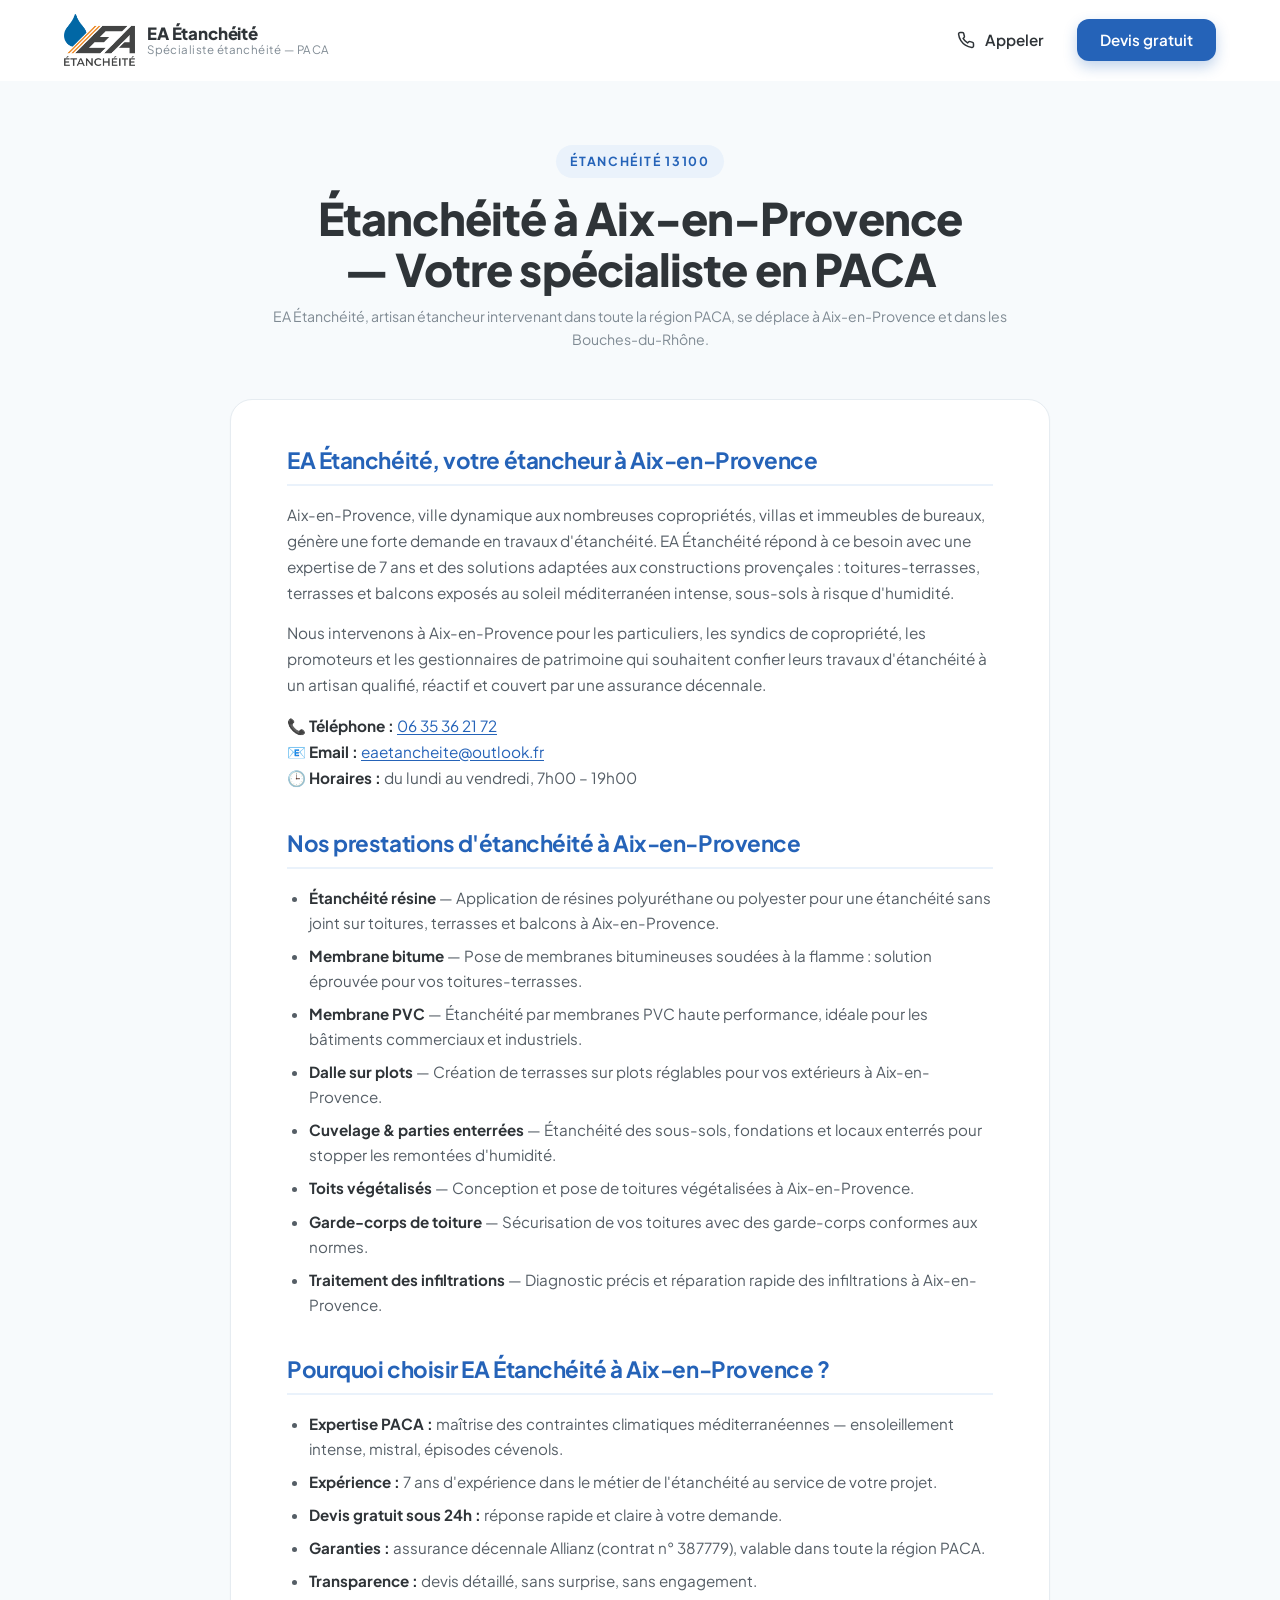
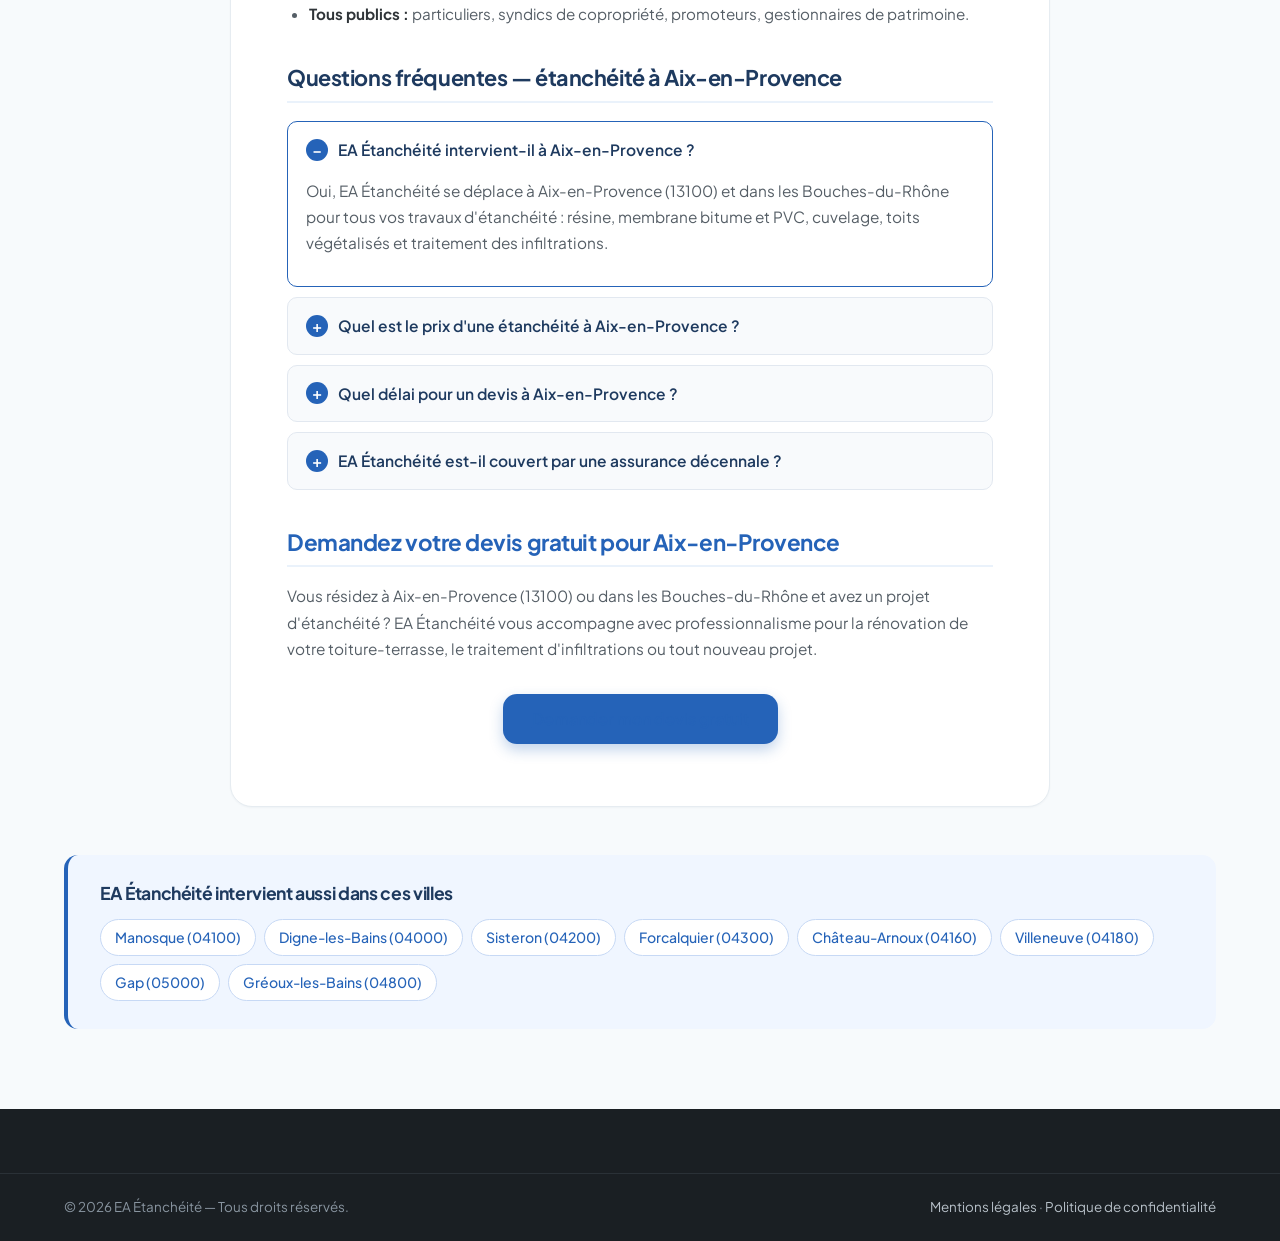
<file: etancheite-aix-en-provence.html>
<!DOCTYPE html>
<html lang="fr">
<head>
  <meta charset="UTF-8" />
  <meta name="viewport" content="width=device-width, initial-scale=1.0" />
  <meta name="theme-color" content="#2563B8" />
  <meta name="google-site-verification" content="21A23hBvWoWeiYxYy0OUREjKEm9LjW4agDq1hn0rhU4" />

  <title>Étanchéité Aix-en-Provence (13100) — EA Étanchéité · Devis gratuit 24h</title>
  <meta name="description" content="EA Étanchéité, spécialiste de l'étanchéité à Aix-en-Provence (13100) et dans les Bouches-du-Rhône. Résine, membrane bitume & PVC, cuvelage, toits végétalisés, infiltrations. Devis gratuit sous 24h. Tél : 06 35 36 21 72." />
  <meta name="keywords" content="étanchéité Aix-en-Provence, étancheur Aix-en-Provence, étanchéité 13100, toiture terrasse Aix-en-Provence, membrane bitume Aix, résine étanchéité Aix-en-Provence, cuvelage Aix-en-Provence, infiltration Aix-en-Provence, étanchéité Bouches-du-Rhône, étanchéité 13" />
  <meta name="robots" content="index, follow" />
  <link rel="canonical" href="https://eaetancheite.fr/etancheite-aix-en-provence.html" />

  <meta property="og:type" content="website" />
  <meta property="og:locale" content="fr_FR" />
  <meta property="og:url" content="https://eaetancheite.fr/etancheite-aix-en-provence.html" />
  <meta property="og:title" content="Étanchéité Aix-en-Provence (13100) — EA Étanchéité" />
  <meta property="og:description" content="Votre spécialiste de l'étanchéité à Aix-en-Provence. Devis gratuit sous 24h." />
  <meta property="og:image" content="https://eaetancheite.fr/assets/logo.png" />
  <meta property="og:site_name" content="EA Étanchéité" />

  <link rel="icon" href="assets/favicon.ico" sizes="any" />
  <link rel="icon" type="image/svg+xml" href="assets/favicon.svg" />
  <link rel="icon" type="image/png" sizes="32x32" href="assets/favicon-32.png" />
  <link rel="apple-touch-icon" sizes="180x180" href="assets/apple-touch-icon.png" />
  <link rel="preconnect" href="https://fonts.googleapis.com" />
  <link rel="preconnect" href="https://fonts.gstatic.com" crossorigin />
  <link href="https://fonts.googleapis.com/css2?family=Plus+Jakarta+Sans:wght@400;500;600;700;800&display=swap" rel="stylesheet" />
  <link rel="stylesheet" href="styles.css?v=4" />

  <script type="application/ld+json">
  {
    "@context": "https://schema.org",
    "@type": "RoofingContractor",
    "name": "EA Étanchéité — Aix-en-Provence",
    "description": "Spécialiste de l'étanchéité à Aix-en-Provence (13100) et dans les Bouches-du-Rhône.",
    "url": "https://eaetancheite.fr/etancheite-aix-en-provence.html",
    "telephone": "+33635362172",
    "email": "eaetancheite@outlook.fr",
    "image": "https://eaetancheite.fr/assets/logo.png",
    "priceRange": "€€",
    "address": {
      "@type": "PostalAddress",
      "streetAddress": "Chemin de Fontereyne",
      "addressLocality": "Villeneuve",
      "postalCode": "04180",
      "addressRegion": "Provence-Alpes-Côte d'Azur",
      "addressCountry": "FR"
    },
    "geo": {
      "@type": "GeoCoordinates",
      "latitude": 43.5297,
      "longitude": 5.4474
    },
    "areaServed": {
      "@type": "City",
      "name": "Aix-en-Provence",
      "containedInPlace": {
        "@type": "AdministrativeArea",
        "name": "Bouches-du-Rhône"
      }
    },
    "openingHoursSpecification": [{
      "@type": "OpeningHoursSpecification",
      "dayOfWeek": ["Monday", "Tuesday", "Wednesday", "Thursday", "Friday"],
      "opens": "07:00",
      "closes": "19:00"
    }]
  }
  </script>

  <script type="application/ld+json">
  {
    "@context": "https://schema.org",
    "@type": "FAQPage",
    "mainEntity": [
      { "@type": "Question", "name": "EA Étanchéité intervient-il à Aix-en-Provence ?", "acceptedAnswer": { "@type": "Answer", "text": "Oui, EA Étanchéité intervient à Aix-en-Provence (13100) et dans les Bouches-du-Rhône pour tous vos travaux d'étanchéité : résine, membrane bitume et PVC, cuvelage, toits végétalisés et traitement des infiltrations. Tél : 06 35 36 21 72." } },
      { "@type": "Question", "name": "Quel est le prix d'une étanchéité à Aix-en-Provence ?", "acceptedAnswer": { "@type": "Answer", "text": "Le coût varie selon la surface et le système choisi. EA Étanchéité vous remet un devis gratuit et détaillé sous 24h, sans engagement." } },
      { "@type": "Question", "name": "Quel délai pour un devis étanchéité à Aix-en-Provence ?", "acceptedAnswer": { "@type": "Answer", "text": "EA Étanchéité s'engage à vous répondre sous 24h. Contactez-nous au 06 35 36 21 72 ou via le formulaire de contact." } },
      { "@type": "Question", "name": "EA Étanchéité possède-t-il une assurance décennale valable à Aix-en-Provence ?", "acceptedAnswer": { "@type": "Answer", "text": "Oui, tous nos travaux sont couverts par l'assurance décennale Allianz (contrat n° 387779), valable sur l'ensemble de la région PACA, dont Aix-en-Provence." } }
    ]
  }
  </script>
</head>
<body>
  <a href="#main" class="skip-link">Aller au contenu</a>

  <header class="site-header" id="siteHeader">
    <div class="container header-inner">
      <a href="index.html" class="brand" aria-label="EA Étanchéité — accueil">
        <img src="assets/logo.png" alt="Logo EA Étanchéité" class="brand-logo" width="536" height="392" />
        <span class="brand-text">
          <span class="brand-name">EA Étanchéité</span>
          <span class="brand-tag">Spécialiste étanchéité — PACA</span>
        </span>
      </a>
      <div class="header-cta">
        <a href="tel:+33635362172" class="btn btn-ghost" aria-label="Appeler EA Étanchéité">
          <svg viewBox="0 0 24 24" fill="none" stroke="currentColor" stroke-width="2" stroke-linecap="round" stroke-linejoin="round" aria-hidden="true"><path d="M22 16.92v3a2 2 0 0 1-2.18 2 19.79 19.79 0 0 1-8.63-3.07 19.5 19.5 0 0 1-6-6 19.79 19.79 0 0 1-3.07-8.67A2 2 0 0 1 4.11 2h3a2 2 0 0 1 2 1.72 12.84 12.84 0 0 0 .7 2.81 2 2 0 0 1-.45 2.11L8.09 9.91a16 16 0 0 0 6 6l1.27-1.27a2 2 0 0 1 2.11-.45 12.84 12.84 0 0 0 2.81.7A2 2 0 0 1 22 16.92z"/></svg>
          <span>Appeler</span>
        </a>
        <a href="index.html#devis" class="btn btn-primary">Devis gratuit</a>
      </div>
    </div>
  </header>

  <main id="main" class="legal-page">
    <div class="container">
      <header class="legal-header">
        <span class="eyebrow">Étanchéité 13100</span>
        <h1>Étanchéité à Aix-en-Provence — Votre spécialiste en PACA</h1>
        <p class="legal-updated">EA Étanchéité, artisan étancheur intervenant dans toute la région PACA, se déplace à Aix-en-Provence et dans les Bouches-du-Rhône.</p>
      </header>

      <article class="legal-content">
        <section>
          <h2>EA Étanchéité, votre étancheur à Aix-en-Provence</h2>
          <p>Aix-en-Provence, ville dynamique aux nombreuses copropriétés, villas et immeubles de bureaux, génère une forte demande en travaux d'étanchéité. EA Étanchéité répond à ce besoin avec une expertise de 7 ans et des solutions adaptées aux constructions provençales : toitures-terrasses, terrasses et balcons exposés au soleil méditerranéen intense, sous-sols à risque d'humidité.</p>
          <p>Nous intervenons à Aix-en-Provence pour les particuliers, les syndics de copropriété, les promoteurs et les gestionnaires de patrimoine qui souhaitent confier leurs travaux d'étanchéité à un artisan qualifié, réactif et couvert par une assurance décennale.</p>
          <p><strong>📞 Téléphone&nbsp;:</strong> <a href="tel:+33635362172">06 35 36 21 72</a><br />
          <strong>📧 Email&nbsp;:</strong> <a href="mailto:eaetancheite@outlook.fr">eaetancheite@outlook.fr</a><br />
          <strong>🕒 Horaires&nbsp;:</strong> du lundi au vendredi, 7h00 – 19h00</p>
        </section>

        <section>
          <h2>Nos prestations d'étanchéité à Aix-en-Provence</h2>
          <ul>
            <li><strong>Étanchéité résine</strong> — Application de résines polyuréthane ou polyester pour une étanchéité sans joint sur toitures, terrasses et balcons à Aix-en-Provence.</li>
            <li><strong>Membrane bitume</strong> — Pose de membranes bitumineuses soudées à la flamme : solution éprouvée pour vos toitures-terrasses.</li>
            <li><strong>Membrane PVC</strong> — Étanchéité par membranes PVC haute performance, idéale pour les bâtiments commerciaux et industriels.</li>
            <li><strong>Dalle sur plots</strong> — Création de terrasses sur plots réglables pour vos extérieurs à Aix-en-Provence.</li>
            <li><strong>Cuvelage & parties enterrées</strong> — Étanchéité des sous-sols, fondations et locaux enterrés pour stopper les remontées d'humidité.</li>
            <li><strong>Toits végétalisés</strong> — Conception et pose de toitures végétalisées à Aix-en-Provence.</li>
            <li><strong>Garde-corps de toiture</strong> — Sécurisation de vos toitures avec des garde-corps conformes aux normes.</li>
            <li><strong>Traitement des infiltrations</strong> — Diagnostic précis et réparation rapide des infiltrations à Aix-en-Provence.</li>
          </ul>
        </section>

        <section>
          <h2>Pourquoi choisir EA Étanchéité à Aix-en-Provence&nbsp;?</h2>
          <ul>
            <li><strong>Expertise PACA&nbsp;:</strong> maîtrise des contraintes climatiques méditerranéennes — ensoleillement intense, mistral, épisodes cévenols.</li>
            <li><strong>Expérience&nbsp;:</strong> 7 ans d'expérience dans le métier de l'étanchéité au service de votre projet.</li>
            <li><strong>Devis gratuit sous 24h&nbsp;:</strong> réponse rapide et claire à votre demande.</li>
            <li><strong>Garanties&nbsp;:</strong> assurance décennale Allianz (contrat n°&nbsp;387779), valable dans toute la région PACA.</li>
            <li><strong>Transparence&nbsp;:</strong> devis détaillé, sans surprise, sans engagement.</li>
            <li><strong>Tous publics&nbsp;:</strong> particuliers, syndics de copropriété, promoteurs, gestionnaires de patrimoine.</li>
          </ul>
        </section>

        <section class="city-faq">
          <h2>Questions fréquentes — étanchéité à Aix-en-Provence</h2>
          <details open>
            <summary>EA Étanchéité intervient-il à Aix-en-Provence ?</summary>
            <div class="faq-body"><p>Oui, EA Étanchéité se déplace à Aix-en-Provence (13100) et dans les Bouches-du-Rhône pour tous vos travaux d'étanchéité : résine, membrane bitume et PVC, cuvelage, toits végétalisés et traitement des infiltrations.</p></div>
          </details>
          <details>
            <summary>Quel est le prix d'une étanchéité à Aix-en-Provence ?</summary>
            <div class="faq-body"><p>Le coût dépend de la surface et du système choisi. EA Étanchéité vous remet un <strong>devis gratuit et détaillé sous 24h</strong>, sans engagement.</p></div>
          </details>
          <details>
            <summary>Quel délai pour un devis à Aix-en-Provence ?</summary>
            <div class="faq-body"><p>Nous nous engageons à vous répondre <strong>sous 24h</strong>. Appelez le <a href="tel:+33635362172">06 35 36 21 72</a> ou remplissez le formulaire en ligne.</p></div>
          </details>
          <details>
            <summary>EA Étanchéité est-il couvert par une assurance décennale ?</summary>
            <div class="faq-body"><p>Oui, tous nos travaux sont garantis 10 ans par l'assurance décennale <strong>Allianz (contrat n° 387779)</strong>, valable dans toute la région PACA.</p></div>
          </details>
        </section>

        <section>
          <h2>Demandez votre devis gratuit pour Aix-en-Provence</h2>
          <p>Vous résidez à Aix-en-Provence (13100) ou dans les Bouches-du-Rhône et avez un projet d'étanchéité&nbsp;? EA Étanchéité vous accompagne avec professionnalisme pour la rénovation de votre toiture-terrasse, le traitement d'infiltrations ou tout nouveau projet.</p>
          <p style="text-align: center; margin-top: 32px;">
            <a href="index.html#devis" class="btn btn-primary btn-lg" style="display: inline-flex;">Demander mon devis gratuit</a>
          </p>
        </section>
      </article>

      <nav class="zones-nav" aria-label="Autres zones d'intervention EA Étanchéité">
        <h2>EA Étanchéité intervient aussi dans ces villes</h2>
        <ul>
          <li><a href="etancheite-manosque.html">Manosque (04100)</a></li>
          <li><a href="etancheite-digne-les-bains.html">Digne-les-Bains (04000)</a></li>
          <li><a href="etancheite-sisteron.html">Sisteron (04200)</a></li>
          <li><a href="etancheite-forcalquier.html">Forcalquier (04300)</a></li>
          <li><a href="etancheite-chateau-arnoux-saint-auban.html">Château-Arnoux (04160)</a></li>
          <li><a href="etancheite-villeneuve.html">Villeneuve (04180)</a></li>
          <li><a href="etancheite-gap.html">Gap (05000)</a></li>
          <li><a href="etancheite-greoux-les-bains.html">Gréoux-les-Bains (04800)</a></li>
        </ul>
      </nav>
    </div>
  </main>

  <footer class="site-footer">
    <div class="footer-bottom">
      <div class="container">
        <p>© <span id="year">2026</span> EA Étanchéité — Tous droits réservés.</p>
        <p>
          <a href="mentions-legales.html">Mentions légales</a> · <a href="politique-confidentialite.html">Politique de confidentialité</a>
        </p>
      </div>
    </div>
  </footer>

  <script src="script.js?v=3"></script>
</body>
</html>
</file>
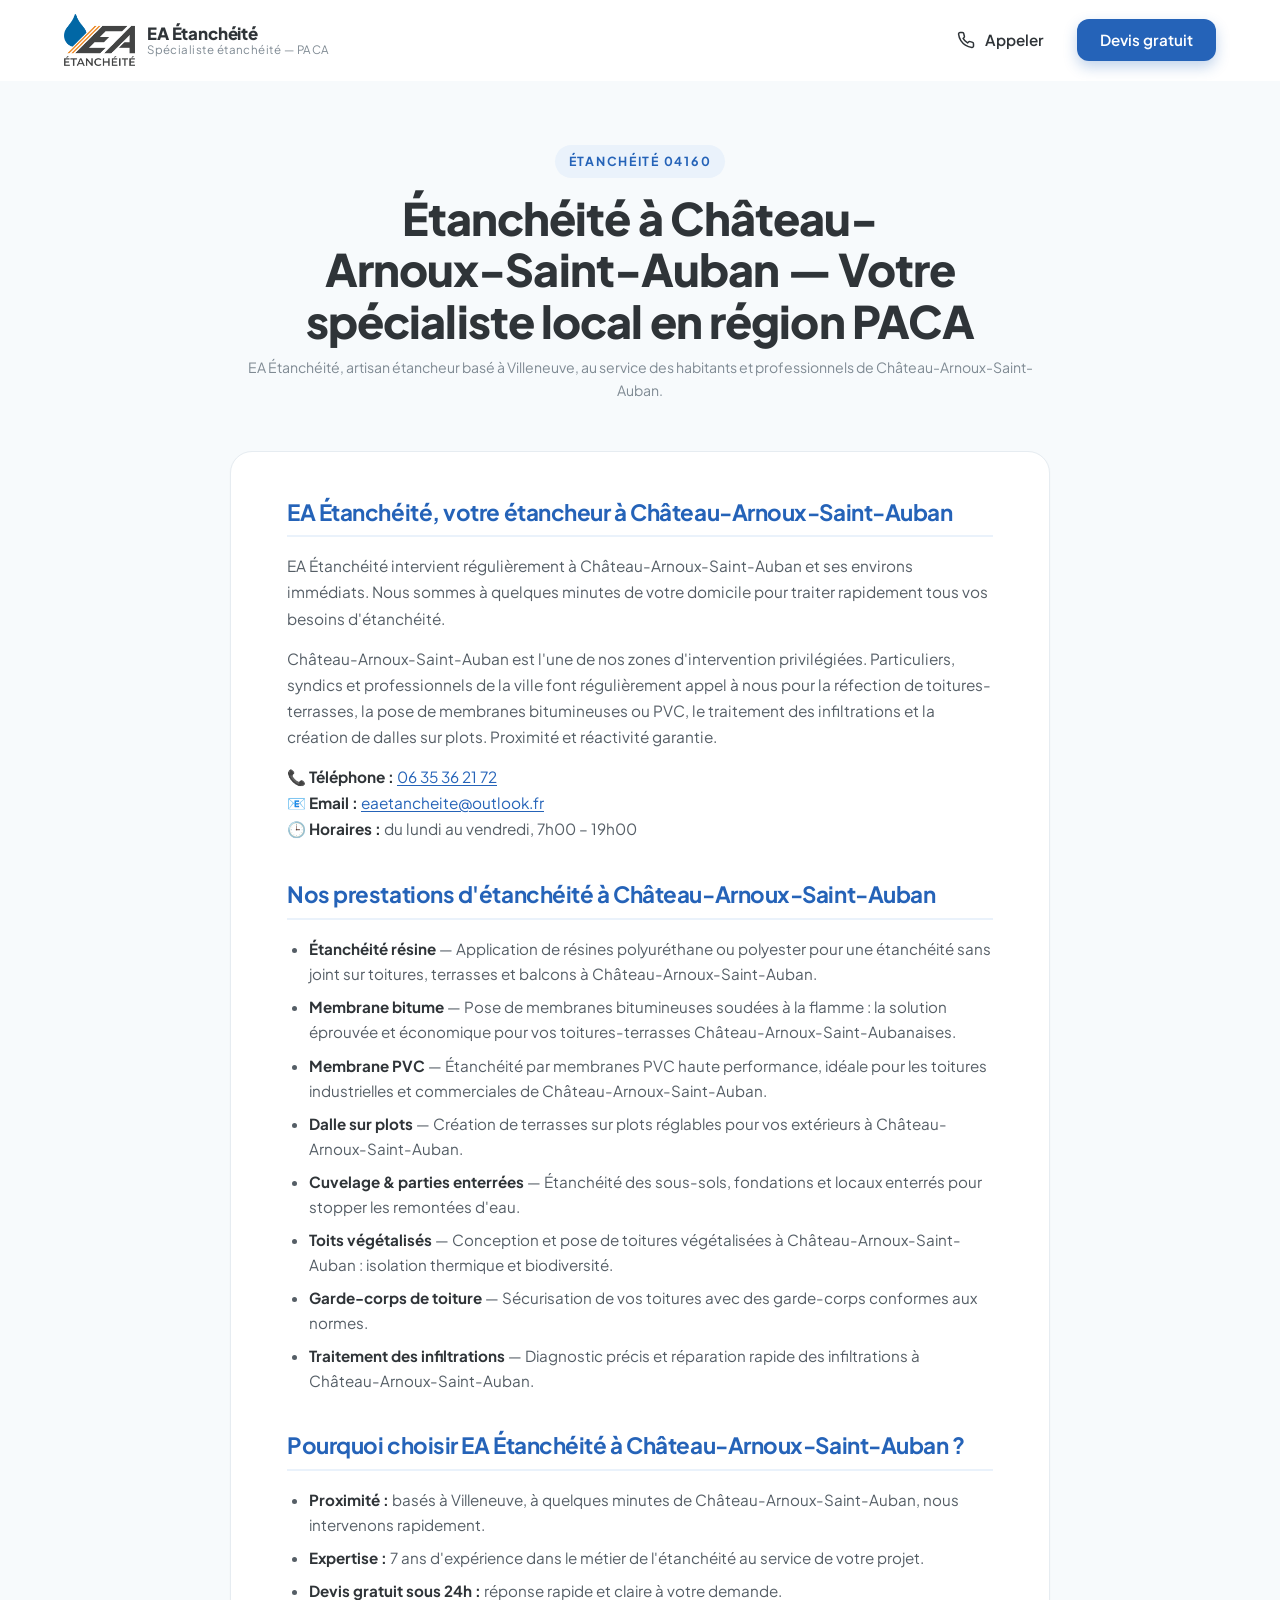
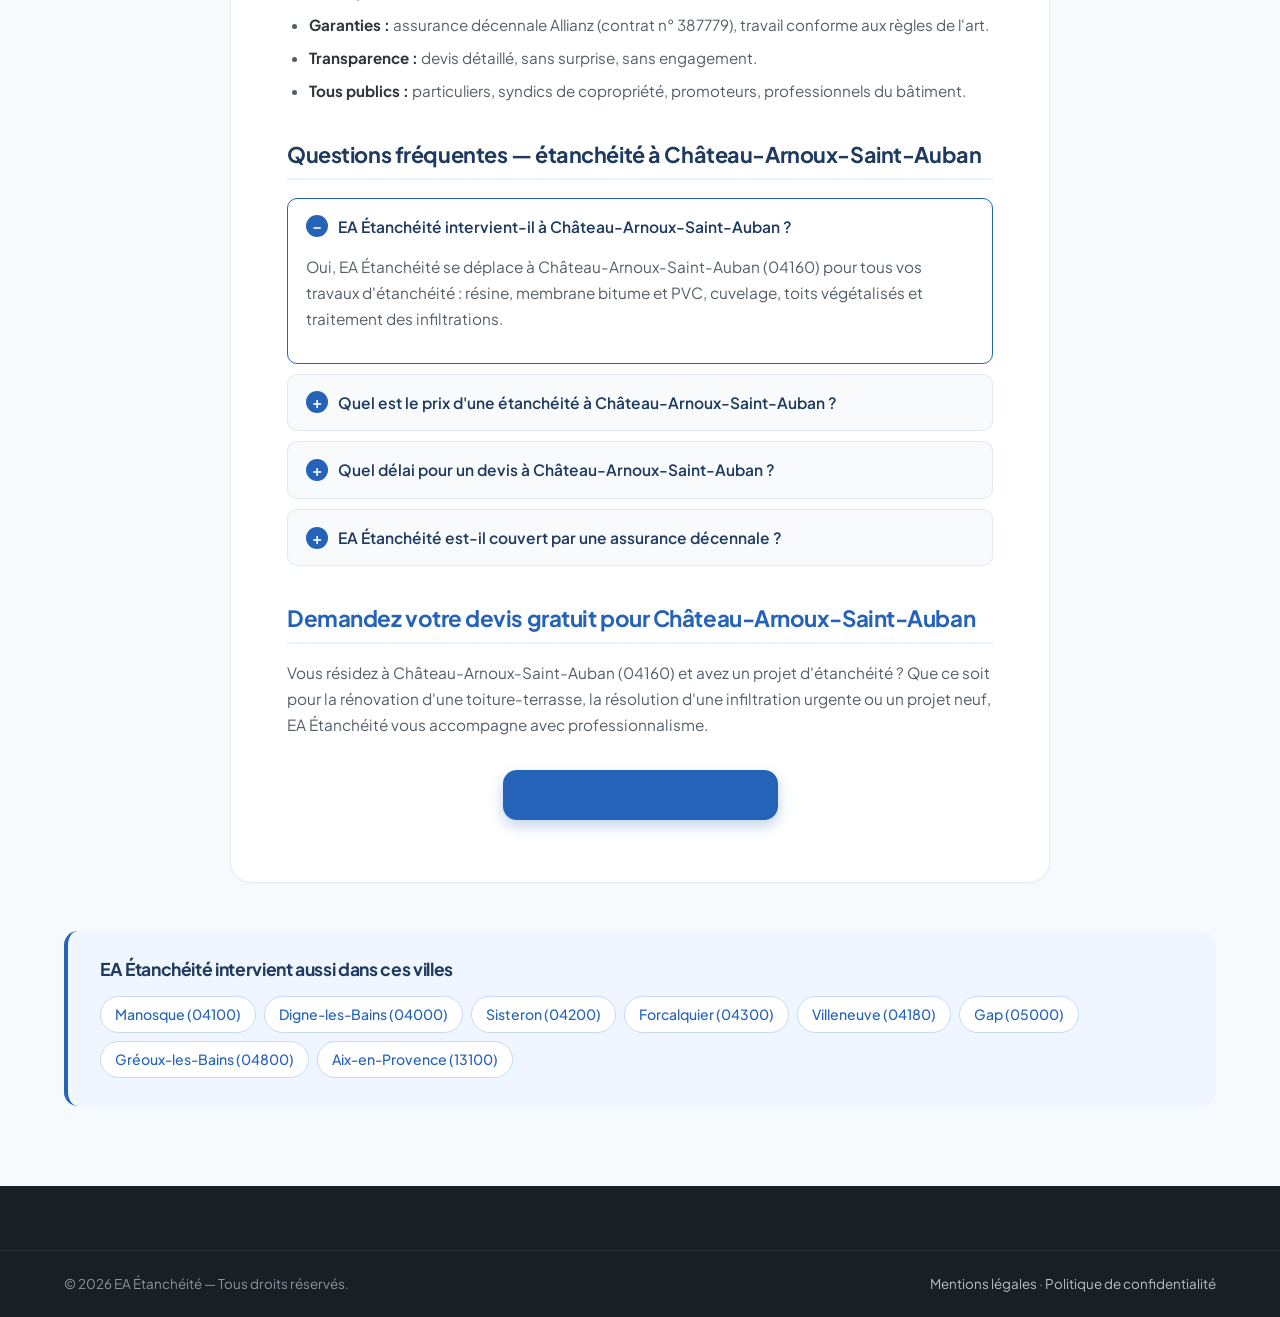
<file: etancheite-chateau-arnoux-saint-auban.html>
<!DOCTYPE html>
<html lang="fr">
<head>
  <meta charset="UTF-8" />
  <meta name="viewport" content="width=device-width, initial-scale=1.0" />
  <meta name="theme-color" content="#2563B8" />
  <meta name="google-site-verification" content="21A23hBvWoWeiYxYy0OUREjKEm9LjW4agDq1hn0rhU4" />

  <title>Étanchéité Château-Arnoux-Saint-Auban (04160) — EA Étanchéité, votre artisan local · Devis gratuit 24h</title>
  <meta name="description" content="EA Étanchéité, spécialiste de l'étanchéité à Château-Arnoux-Saint-Auban (04160) et dans tout le département 04. Résine, membrane bitume & PVC, cuvelage, toits végétalisés, infiltrations. Devis gratuit sous 24h. Tél : 06 35 36 21 72." />
  <meta name="keywords" content="étanchéité Château-Arnoux-Saint-Auban, étancheur Château-Arnoux-Saint-Auban, étanchéité 04160, toiture terrasse Château-Arnoux-Saint-Auban, membrane bitume Château-Arnoux-Saint-Auban, résine étanchéité Château-Arnoux-Saint-Auban, cuvelage Château-Arnoux-Saint-Auban, infiltration Château-Arnoux-Saint-Auban, étanchéité Alpes-de-Haute-Provence, étanchéité 04" />
  <meta name="robots" content="index, follow" />
  <link rel="canonical" href="https://eaetancheite.fr/etancheite-chateau-arnoux-saint-auban.html" />

  <meta property="og:type" content="website" />
  <meta property="og:locale" content="fr_FR" />
  <meta property="og:url" content="https://eaetancheite.fr/etancheite-chateau-arnoux-saint-auban.html" />
  <meta property="og:title" content="Étanchéité Château-Arnoux-Saint-Auban (04160) — EA Étanchéité" />
  <meta property="og:description" content="Votre spécialiste local de l'étanchéité à Château-Arnoux-Saint-Auban. Devis gratuit sous 24h." />
  <meta property="og:image" content="https://eaetancheite.fr/assets/logo.png" />
  <meta property="og:site_name" content="EA Étanchéité" />

  <link rel="icon" href="assets/favicon.ico" sizes="any" />
  <link rel="icon" type="image/svg+xml" href="assets/favicon.svg" />
  <link rel="icon" type="image/png" sizes="32x32" href="assets/favicon-32.png" />
  <link rel="apple-touch-icon" sizes="180x180" href="assets/apple-touch-icon.png" />
  <link rel="preconnect" href="https://fonts.googleapis.com" />
  <link rel="preconnect" href="https://fonts.gstatic.com" crossorigin />
  <link href="https://fonts.googleapis.com/css2?family=Plus+Jakarta+Sans:wght@400;500;600;700;800&display=swap" rel="stylesheet" />
  <link rel="stylesheet" href="styles.css?v=4" />

  <!-- JSON-LD : Local Business pour la ville -->
  <script type="application/ld+json">
  {
    "@context": "https://schema.org",
    "@type": "RoofingContractor",
    "name": "EA Étanchéité — Château-Arnoux-Saint-Auban",
    "description": "Spécialiste de l'étanchéité à Château-Arnoux-Saint-Auban (04160) et dans tout le département des Alpes-de-Haute-Provence.",
    "url": "https://eaetancheite.fr/etancheite-chateau-arnoux-saint-auban.html",
    "telephone": "+33635362172",
    "email": "eaetancheite@outlook.fr",
    "image": "https://eaetancheite.fr/assets/logo.png",
    "priceRange": "€€",
    "address": {
      "@type": "PostalAddress",
      "streetAddress": "Chemin de Fontereyne",
      "addressLocality": "Villeneuve",
      "postalCode": "04180",
      "addressRegion": "Provence-Alpes-Côte d'Azur",
      "addressCountry": "FR"
    },
    "geo": {
      "@type": "GeoCoordinates",
      "latitude": 44.0644,
      "longitude": 6.0064
    },
    "areaServed": {
      "@type": "City",
      "name": "Château-Arnoux-Saint-Auban",
      "containedInPlace": {
        "@type": "AdministrativeArea",
        "name": "Alpes-de-Haute-Provence"
      }
    },
    "openingHoursSpecification": [{
      "@type": "OpeningHoursSpecification",
      "dayOfWeek": ["Monday", "Tuesday", "Wednesday", "Thursday", "Friday"],
      "opens": "07:00",
      "closes": "19:00"
    }]
  }
  </script>

  <script type="application/ld+json">
  {
    "@context": "https://schema.org",
    "@type": "FAQPage",
    "mainEntity": [
      { "@type": "Question", "name": "EA Étanchéité intervient-il à Château-Arnoux-Saint-Auban ?", "acceptedAnswer": { "@type": "Answer", "text": "Oui, EA Étanchéité intervient à Château-Arnoux-Saint-Auban (04160) pour tous vos travaux d'étanchéité : résine, membrane bitume et PVC, cuvelage, toits végétalisés et traitement des infiltrations. Tél : 06 35 36 21 72." } },
      { "@type": "Question", "name": "Quel est le prix d'une étanchéité à Château-Arnoux-Saint-Auban ?", "acceptedAnswer": { "@type": "Answer", "text": "Le coût varie selon la surface et le système choisi. EA Étanchéité vous remet un devis gratuit et détaillé sous 24h, sans engagement." } },
      { "@type": "Question", "name": "Quel délai pour un devis étanchéité à Château-Arnoux-Saint-Auban ?", "acceptedAnswer": { "@type": "Answer", "text": "EA Étanchéité s'engage à vous répondre sous 24h. Contactez-nous au 06 35 36 21 72 ou via le formulaire de contact." } },
      { "@type": "Question", "name": "EA Étanchéité possède-t-il une assurance décennale ?", "acceptedAnswer": { "@type": "Answer", "text": "Oui, tous nos travaux sont couverts par l'assurance décennale Allianz (contrat n° 387779), garantissant vos ouvrages 10 ans." } }
    ]
  }
  </script>
</head>
<body>
  <a href="#main" class="skip-link">Aller au contenu</a>

  <header class="site-header" id="siteHeader">
    <div class="container header-inner">
      <a href="index.html" class="brand" aria-label="EA Étanchéité — accueil">
        <img src="assets/logo.png" alt="Logo EA Étanchéité" class="brand-logo" width="536" height="392" />
        <span class="brand-text">
          <span class="brand-name">EA Étanchéité</span>
          <span class="brand-tag">Spécialiste étanchéité — PACA</span>
        </span>
      </a>
      <div class="header-cta">
        <a href="tel:+33635362172" class="btn btn-ghost" aria-label="Appeler EA Étanchéité">
          <svg viewBox="0 0 24 24" fill="none" stroke="currentColor" stroke-width="2" stroke-linecap="round" stroke-linejoin="round" aria-hidden="true"><path d="M22 16.92v3a2 2 0 0 1-2.18 2 19.79 19.79 0 0 1-8.63-3.07 19.5 19.5 0 0 1-6-6 19.79 19.79 0 0 1-3.07-8.67A2 2 0 0 1 4.11 2h3a2 2 0 0 1 2 1.72 12.84 12.84 0 0 0 .7 2.81 2 2 0 0 1-.45 2.11L8.09 9.91a16 16 0 0 0 6 6l1.27-1.27a2 2 0 0 1 2.11-.45 12.84 12.84 0 0 0 2.81.7A2 2 0 0 1 22 16.92z"/></svg>
          <span>Appeler</span>
        </a>
        <a href="index.html#devis" class="btn btn-primary">Devis gratuit</a>
      </div>
    </div>
  </header>

  <main id="main" class="legal-page">
    <div class="container">
      <header class="legal-header">
        <span class="eyebrow">Étanchéité 04160</span>
        <h1>Étanchéité à Château-Arnoux-Saint-Auban — Votre spécialiste local en région PACA</h1>
        <p class="legal-updated">EA Étanchéité, artisan étancheur basé à Villeneuve, au service des habitants et professionnels de Château-Arnoux-Saint-Auban.</p>
      </header>

      <article class="legal-content">
        <section>
          <h2>EA Étanchéité, votre étancheur à Château-Arnoux-Saint-Auban</h2>
          <p>EA &Eacute;tanch&eacute;it&eacute; intervient r&eacute;guli&egrave;rement &agrave; Ch&acirc;teau-Arnoux-Saint-Auban et ses environs imm&eacute;diats. Nous sommes &agrave; quelques minutes de votre domicile pour traiter rapidement tous vos besoins d'&eacute;tanch&eacute;it&eacute;.</p>
          <p>Ch&acirc;teau-Arnoux-Saint-Auban est l'une de nos zones d'intervention privil&eacute;gi&eacute;es. Particuliers, syndics et professionnels de la ville font r&eacute;guli&egrave;rement appel &agrave; nous pour la r&eacute;fection de toitures-terrasses, la pose de membranes bitumineuses ou PVC, le traitement des infiltrations et la cr&eacute;ation de dalles sur plots. Proximit&eacute; et r&eacute;activit&eacute; garantie.</p>
          <p><strong>📞 Téléphone&nbsp;:</strong> <a href="tel:+33635362172">06 35 36 21 72</a><br />
          <strong>📧 Email&nbsp;:</strong> <a href="mailto:eaetancheite@outlook.fr">eaetancheite@outlook.fr</a><br />
          <strong>🕒 Horaires&nbsp;:</strong> du lundi au vendredi, 7h00 – 19h00</p>
        </section>

        <section>
          <h2>Nos prestations d'étanchéité à Château-Arnoux-Saint-Auban</h2>
          <ul>
            <li><strong>Étanchéité résine</strong> — Application de résines polyuréthane ou polyester pour une étanchéité sans joint sur toitures, terrasses et balcons à Château-Arnoux-Saint-Auban.</li>
            <li><strong>Membrane bitume</strong> — Pose de membranes bitumineuses soudées à la flamme : la solution éprouvée et économique pour vos toitures-terrasses Château-Arnoux-Saint-Aubanaises.</li>
            <li><strong>Membrane PVC</strong> — Étanchéité par membranes PVC haute performance, idéale pour les toitures industrielles et commerciales de Château-Arnoux-Saint-Auban.</li>
            <li><strong>Dalle sur plots</strong> — Création de terrasses sur plots réglables pour vos extérieurs à Château-Arnoux-Saint-Auban.</li>
            <li><strong>Cuvelage & parties enterrées</strong> — Étanchéité des sous-sols, fondations et locaux enterrés pour stopper les remontées d'eau.</li>
            <li><strong>Toits végétalisés</strong> — Conception et pose de toitures végétalisées à Château-Arnoux-Saint-Auban : isolation thermique et biodiversité.</li>
            <li><strong>Garde-corps de toiture</strong> — Sécurisation de vos toitures avec des garde-corps conformes aux normes.</li>
            <li><strong>Traitement des infiltrations</strong> — Diagnostic précis et réparation rapide des infiltrations à Château-Arnoux-Saint-Auban.</li>
          </ul>
        </section>

        <section>
          <h2>Pourquoi choisir EA Étanchéité à Château-Arnoux-Saint-Auban&nbsp;?</h2>
          <ul>
            <li><strong>Proximité&nbsp;:</strong> basés à Villeneuve, à quelques minutes de Château-Arnoux-Saint-Auban, nous intervenons rapidement.</li>
            <li><strong>Expertise&nbsp;:</strong> 7 ans d'expérience dans le métier de l'étanchéité au service de votre projet.</li>
            <li><strong>Devis gratuit sous 24h&nbsp;:</strong> réponse rapide et claire à votre demande.</li>
            <li><strong>Garanties&nbsp;:</strong> assurance décennale Allianz (contrat n°&nbsp;387779), travail conforme aux règles de l'art.</li>
            <li><strong>Transparence&nbsp;:</strong> devis détaillé, sans surprise, sans engagement.</li>
            <li><strong>Tous publics&nbsp;:</strong> particuliers, syndics de copropriété, promoteurs, professionnels du bâtiment.</li>
          </ul>
        </section>

        <section class="city-faq">
          <h2>Questions fréquentes — étanchéité à Château-Arnoux-Saint-Auban</h2>
          <details open>
            <summary>EA Étanchéité intervient-il à Château-Arnoux-Saint-Auban ?</summary>
            <div class="faq-body"><p>Oui, EA Étanchéité se déplace à Château-Arnoux-Saint-Auban (04160) pour tous vos travaux d'étanchéité : résine, membrane bitume et PVC, cuvelage, toits végétalisés et traitement des infiltrations.</p></div>
          </details>
          <details>
            <summary>Quel est le prix d'une étanchéité à Château-Arnoux-Saint-Auban ?</summary>
            <div class="faq-body"><p>Le coût dépend de la surface et du système choisi. EA Étanchéité vous remet un <strong>devis gratuit et détaillé sous 24h</strong>, sans engagement.</p></div>
          </details>
          <details>
            <summary>Quel délai pour un devis à Château-Arnoux-Saint-Auban ?</summary>
            <div class="faq-body"><p>Nous nous engageons à vous répondre <strong>sous 24h</strong>. Appelez le <a href="tel:+33635362172">06 35 36 21 72</a> ou remplissez le formulaire en ligne.</p></div>
          </details>
          <details>
            <summary>EA Étanchéité est-il couvert par une assurance décennale ?</summary>
            <div class="faq-body"><p>Oui, tous nos travaux sont garantis 10 ans par l'assurance décennale <strong>Allianz (contrat n° 387779)</strong>.</p></div>
          </details>
        </section>

        <section>
          <h2>Demandez votre devis gratuit pour Château-Arnoux-Saint-Auban</h2>
          <p>Vous résidez à Château-Arnoux-Saint-Auban (04160) et avez un projet d'étanchéité&nbsp;? Que ce soit pour la rénovation d'une toiture-terrasse, la résolution d'une infiltration urgente ou un projet neuf, EA Étanchéité vous accompagne avec professionnalisme.</p>
          <p style="text-align: center; margin-top: 32px;">
            <a href="index.html#devis" class="btn btn-primary btn-lg" style="display: inline-flex;">Demander mon devis gratuit</a>
          </p>
        </section>
      </article>

      <nav class="zones-nav" aria-label="Autres zones d'intervention EA Étanchéité">
        <h2>EA Étanchéité intervient aussi dans ces villes</h2>
        <ul>
          <li><a href="etancheite-manosque.html">Manosque (04100)</a></li>
          <li><a href="etancheite-digne-les-bains.html">Digne-les-Bains (04000)</a></li>
          <li><a href="etancheite-sisteron.html">Sisteron (04200)</a></li>
          <li><a href="etancheite-forcalquier.html">Forcalquier (04300)</a></li>
          <li><a href="etancheite-villeneuve.html">Villeneuve (04180)</a></li>
          <li><a href="etancheite-gap.html">Gap (05000)</a></li>
          <li><a href="etancheite-greoux-les-bains.html">Gréoux-les-Bains (04800)</a></li>
          <li><a href="etancheite-aix-en-provence.html">Aix-en-Provence (13100)</a></li>
        </ul>
      </nav>
    </div>
  </main>

  <footer class="site-footer">
    <div class="footer-bottom">
      <div class="container">
        <p>© <span id="year">2026</span> EA Étanchéité — Tous droits réservés.</p>
        <p>
          <a href="mentions-legales.html">Mentions légales</a> · <a href="politique-confidentialite.html">Politique de confidentialité</a>
        </p>
      </div>
    </div>
  </footer>

  <script src="script.js?v=3"></script>
</body>
</html>
</file>
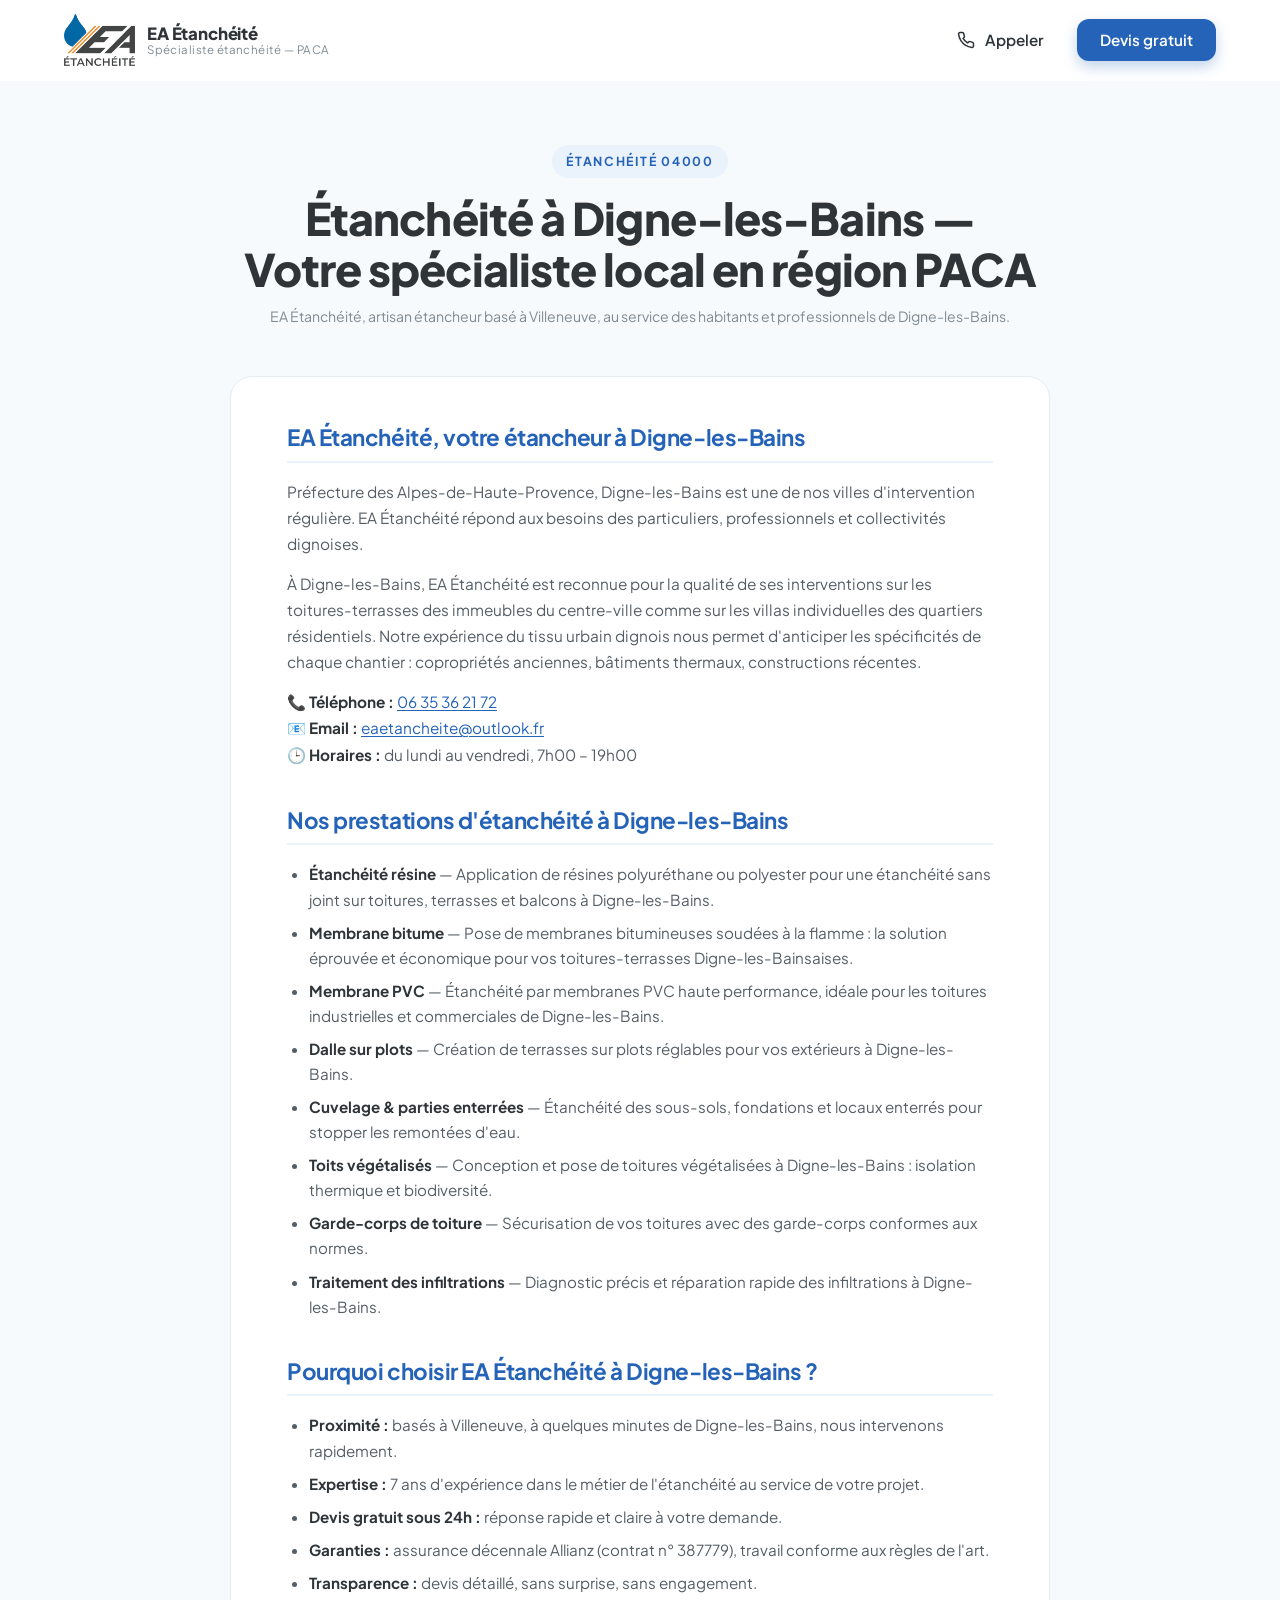
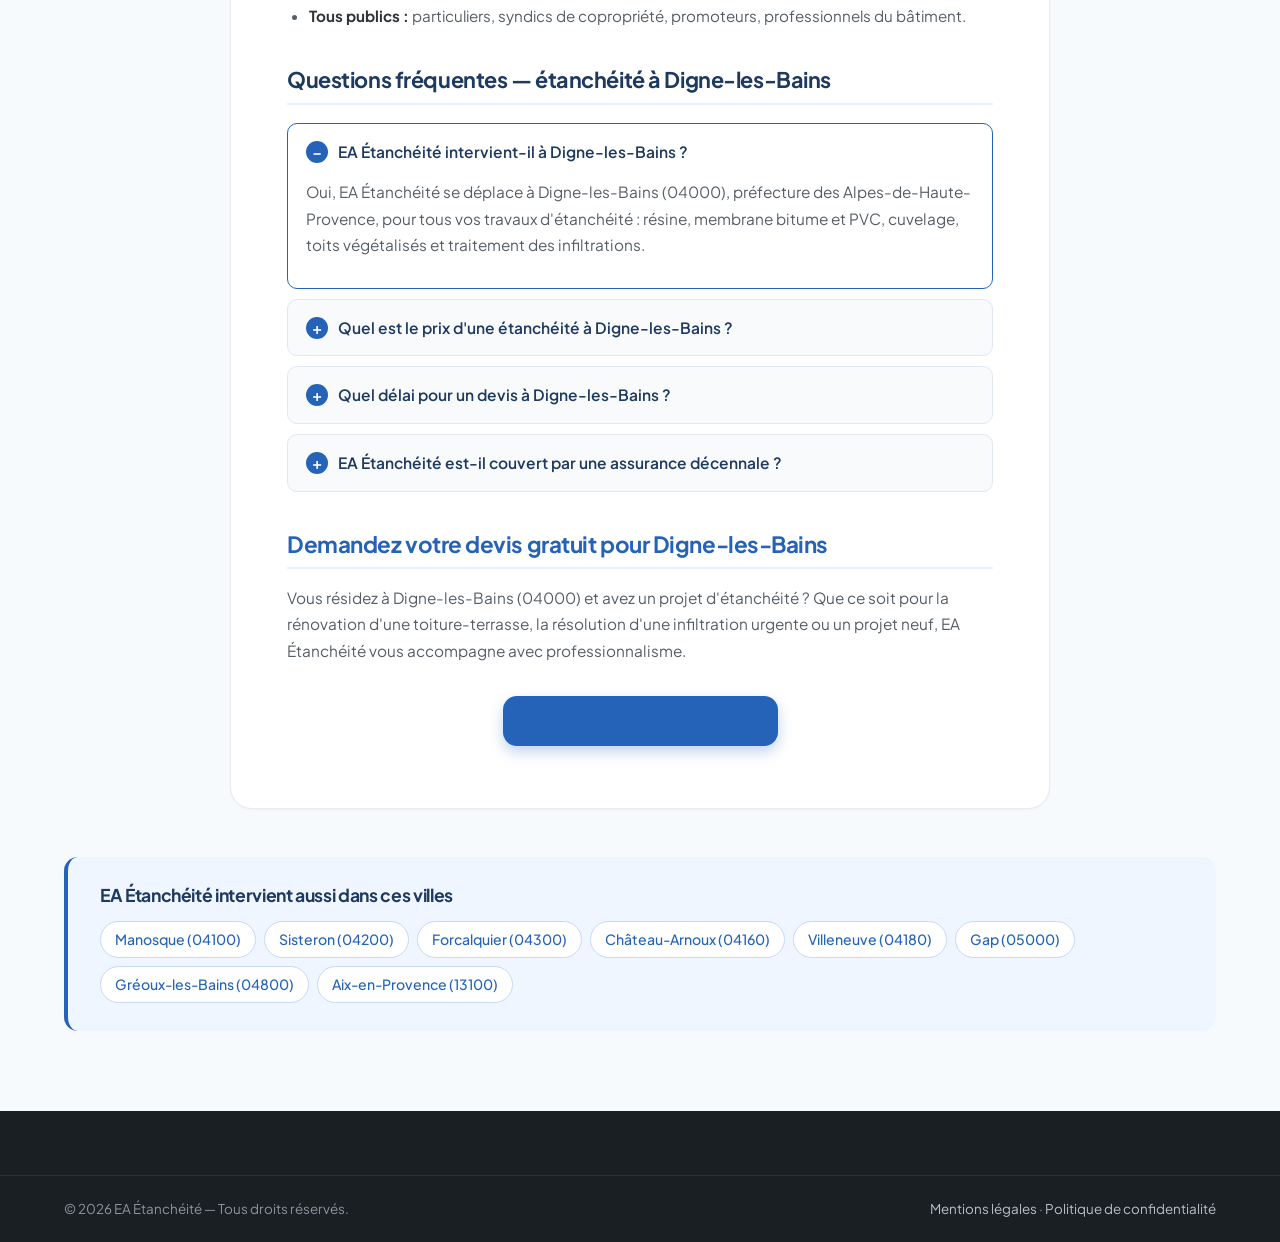
<file: etancheite-digne-les-bains.html>
<!DOCTYPE html>
<html lang="fr">
<head>
  <meta charset="UTF-8" />
  <meta name="viewport" content="width=device-width, initial-scale=1.0" />
  <meta name="theme-color" content="#2563B8" />
  <meta name="google-site-verification" content="21A23hBvWoWeiYxYy0OUREjKEm9LjW4agDq1hn0rhU4" />

  <title>Étanchéité Digne-les-Bains (04000) — EA Étanchéité, votre artisan local · Devis gratuit 24h</title>
  <meta name="description" content="EA Étanchéité, spécialiste de l'étanchéité à Digne-les-Bains (04000) et dans tout le département 04. Résine, membrane bitume & PVC, cuvelage, toits végétalisés, infiltrations. Devis gratuit sous 24h. Tél : 06 35 36 21 72." />
  <meta name="keywords" content="étanchéité Digne-les-Bains, étancheur Digne-les-Bains, étanchéité 04000, toiture terrasse Digne-les-Bains, membrane bitume Digne-les-Bains, résine étanchéité Digne-les-Bains, cuvelage Digne-les-Bains, infiltration Digne-les-Bains, étanchéité Alpes-de-Haute-Provence, étanchéité 04" />
  <meta name="robots" content="index, follow" />
  <link rel="canonical" href="https://eaetancheite.fr/etancheite-digne-les-bains.html" />

  <meta property="og:type" content="website" />
  <meta property="og:locale" content="fr_FR" />
  <meta property="og:url" content="https://eaetancheite.fr/etancheite-digne-les-bains.html" />
  <meta property="og:title" content="Étanchéité Digne-les-Bains (04000) — EA Étanchéité" />
  <meta property="og:description" content="Votre spécialiste local de l'étanchéité à Digne-les-Bains. Devis gratuit sous 24h." />
  <meta property="og:image" content="https://eaetancheite.fr/assets/logo.png" />
  <meta property="og:site_name" content="EA Étanchéité" />

  <link rel="icon" href="assets/favicon.ico" sizes="any" />
  <link rel="icon" type="image/svg+xml" href="assets/favicon.svg" />
  <link rel="icon" type="image/png" sizes="32x32" href="assets/favicon-32.png" />
  <link rel="apple-touch-icon" sizes="180x180" href="assets/apple-touch-icon.png" />
  <link rel="preconnect" href="https://fonts.googleapis.com" />
  <link rel="preconnect" href="https://fonts.gstatic.com" crossorigin />
  <link href="https://fonts.googleapis.com/css2?family=Plus+Jakarta+Sans:wght@400;500;600;700;800&display=swap" rel="stylesheet" />
  <link rel="stylesheet" href="styles.css?v=4" />

  <!-- JSON-LD : Local Business pour la ville -->
  <script type="application/ld+json">
  {
    "@context": "https://schema.org",
    "@type": "RoofingContractor",
    "name": "EA Étanchéité — Digne-les-Bains",
    "description": "Spécialiste de l'étanchéité à Digne-les-Bains (04000) et dans tout le département des Alpes-de-Haute-Provence.",
    "url": "https://eaetancheite.fr/etancheite-digne-les-bains.html",
    "telephone": "+33635362172",
    "email": "eaetancheite@outlook.fr",
    "image": "https://eaetancheite.fr/assets/logo.png",
    "priceRange": "€€",
    "address": {
      "@type": "PostalAddress",
      "streetAddress": "Chemin de Fontereyne",
      "addressLocality": "Villeneuve",
      "postalCode": "04180",
      "addressRegion": "Provence-Alpes-Côte d'Azur",
      "addressCountry": "FR"
    },
    "geo": {
      "@type": "GeoCoordinates",
      "latitude": 44.0925,
      "longitude": 6.2353
    },
    "areaServed": {
      "@type": "City",
      "name": "Digne-les-Bains",
      "containedInPlace": {
        "@type": "AdministrativeArea",
        "name": "Alpes-de-Haute-Provence"
      }
    },
    "openingHoursSpecification": [{
      "@type": "OpeningHoursSpecification",
      "dayOfWeek": ["Monday", "Tuesday", "Wednesday", "Thursday", "Friday"],
      "opens": "07:00",
      "closes": "19:00"
    }]
  }
  </script>

  <script type="application/ld+json">
  {
    "@context": "https://schema.org",
    "@type": "FAQPage",
    "mainEntity": [
      { "@type": "Question", "name": "EA Étanchéité intervient-il à Digne-les-Bains ?", "acceptedAnswer": { "@type": "Answer", "text": "Oui, EA Étanchéité intervient à Digne-les-Bains (04000), préfecture des Alpes-de-Haute-Provence, pour tous vos travaux d'étanchéité : résine, membrane bitume et PVC, cuvelage, toits végétalisés et traitement des infiltrations. Tél : 06 35 36 21 72." } },
      { "@type": "Question", "name": "Quel est le prix d'une étanchéité à Digne-les-Bains ?", "acceptedAnswer": { "@type": "Answer", "text": "Le coût varie selon la surface et le système choisi. EA Étanchéité vous remet un devis gratuit et détaillé sous 24h, sans engagement." } },
      { "@type": "Question", "name": "Quel délai pour un devis étanchéité à Digne-les-Bains ?", "acceptedAnswer": { "@type": "Answer", "text": "EA Étanchéité s'engage à vous répondre sous 24h. Contactez-nous au 06 35 36 21 72 ou via le formulaire de contact." } },
      { "@type": "Question", "name": "EA Étanchéité possède-t-il une assurance décennale ?", "acceptedAnswer": { "@type": "Answer", "text": "Oui, tous nos travaux sont couverts par l'assurance décennale Allianz (contrat n° 387779), garantissant vos ouvrages 10 ans." } }
    ]
  }
  </script>
</head>
<body>
  <a href="#main" class="skip-link">Aller au contenu</a>

  <header class="site-header" id="siteHeader">
    <div class="container header-inner">
      <a href="index.html" class="brand" aria-label="EA Étanchéité — accueil">
        <img src="assets/logo.png" alt="Logo EA Étanchéité" class="brand-logo" width="536" height="392" />
        <span class="brand-text">
          <span class="brand-name">EA Étanchéité</span>
          <span class="brand-tag">Spécialiste étanchéité — PACA</span>
        </span>
      </a>
      <div class="header-cta">
        <a href="tel:+33635362172" class="btn btn-ghost" aria-label="Appeler EA Étanchéité">
          <svg viewBox="0 0 24 24" fill="none" stroke="currentColor" stroke-width="2" stroke-linecap="round" stroke-linejoin="round" aria-hidden="true"><path d="M22 16.92v3a2 2 0 0 1-2.18 2 19.79 19.79 0 0 1-8.63-3.07 19.5 19.5 0 0 1-6-6 19.79 19.79 0 0 1-3.07-8.67A2 2 0 0 1 4.11 2h3a2 2 0 0 1 2 1.72 12.84 12.84 0 0 0 .7 2.81 2 2 0 0 1-.45 2.11L8.09 9.91a16 16 0 0 0 6 6l1.27-1.27a2 2 0 0 1 2.11-.45 12.84 12.84 0 0 0 2.81.7A2 2 0 0 1 22 16.92z"/></svg>
          <span>Appeler</span>
        </a>
        <a href="index.html#devis" class="btn btn-primary">Devis gratuit</a>
      </div>
    </div>
  </header>

  <main id="main" class="legal-page">
    <div class="container">
      <header class="legal-header">
        <span class="eyebrow">Étanchéité 04000</span>
        <h1>Étanchéité à Digne-les-Bains — Votre spécialiste local en région PACA</h1>
        <p class="legal-updated">EA Étanchéité, artisan étancheur basé à Villeneuve, au service des habitants et professionnels de Digne-les-Bains.</p>
      </header>

      <article class="legal-content">
        <section>
          <h2>EA Étanchéité, votre étancheur à Digne-les-Bains</h2>
          <p>Pr&eacute;fecture des Alpes-de-Haute-Provence, Digne-les-Bains est une de nos villes d'intervention r&eacute;guli&egrave;re. EA &Eacute;tanch&eacute;it&eacute; r&eacute;pond aux besoins des particuliers, professionnels et collectivit&eacute;s dignoises.</p>
          <p>&Agrave; Digne-les-Bains, EA &Eacute;tanch&eacute;it&eacute; est reconnue pour la qualit&eacute; de ses interventions sur les toitures-terrasses des immeubles du centre-ville comme sur les villas individuelles des quartiers r&eacute;sidentiels. Notre exp&eacute;rience du tissu urbain dignois nous permet d'anticiper les sp&eacute;cificit&eacute;s de chaque chantier : copropri&eacute;t&eacute;s anciennes, b&acirc;timents thermaux, constructions r&eacute;centes.</p>
          <p><strong>📞 Téléphone&nbsp;:</strong> <a href="tel:+33635362172">06 35 36 21 72</a><br />
          <strong>📧 Email&nbsp;:</strong> <a href="mailto:eaetancheite@outlook.fr">eaetancheite@outlook.fr</a><br />
          <strong>🕒 Horaires&nbsp;:</strong> du lundi au vendredi, 7h00 – 19h00</p>
        </section>

        <section>
          <h2>Nos prestations d'étanchéité à Digne-les-Bains</h2>
          <ul>
            <li><strong>Étanchéité résine</strong> — Application de résines polyuréthane ou polyester pour une étanchéité sans joint sur toitures, terrasses et balcons à Digne-les-Bains.</li>
            <li><strong>Membrane bitume</strong> — Pose de membranes bitumineuses soudées à la flamme : la solution éprouvée et économique pour vos toitures-terrasses Digne-les-Bainsaises.</li>
            <li><strong>Membrane PVC</strong> — Étanchéité par membranes PVC haute performance, idéale pour les toitures industrielles et commerciales de Digne-les-Bains.</li>
            <li><strong>Dalle sur plots</strong> — Création de terrasses sur plots réglables pour vos extérieurs à Digne-les-Bains.</li>
            <li><strong>Cuvelage & parties enterrées</strong> — Étanchéité des sous-sols, fondations et locaux enterrés pour stopper les remontées d'eau.</li>
            <li><strong>Toits végétalisés</strong> — Conception et pose de toitures végétalisées à Digne-les-Bains : isolation thermique et biodiversité.</li>
            <li><strong>Garde-corps de toiture</strong> — Sécurisation de vos toitures avec des garde-corps conformes aux normes.</li>
            <li><strong>Traitement des infiltrations</strong> — Diagnostic précis et réparation rapide des infiltrations à Digne-les-Bains.</li>
          </ul>
        </section>

        <section>
          <h2>Pourquoi choisir EA Étanchéité à Digne-les-Bains&nbsp;?</h2>
          <ul>
            <li><strong>Proximité&nbsp;:</strong> basés à Villeneuve, à quelques minutes de Digne-les-Bains, nous intervenons rapidement.</li>
            <li><strong>Expertise&nbsp;:</strong> 7 ans d'expérience dans le métier de l'étanchéité au service de votre projet.</li>
            <li><strong>Devis gratuit sous 24h&nbsp;:</strong> réponse rapide et claire à votre demande.</li>
            <li><strong>Garanties&nbsp;:</strong> assurance décennale Allianz (contrat n°&nbsp;387779), travail conforme aux règles de l'art.</li>
            <li><strong>Transparence&nbsp;:</strong> devis détaillé, sans surprise, sans engagement.</li>
            <li><strong>Tous publics&nbsp;:</strong> particuliers, syndics de copropriété, promoteurs, professionnels du bâtiment.</li>
          </ul>
        </section>

        <section class="city-faq">
          <h2>Questions fréquentes — étanchéité à Digne-les-Bains</h2>
          <details open>
            <summary>EA Étanchéité intervient-il à Digne-les-Bains ?</summary>
            <div class="faq-body"><p>Oui, EA Étanchéité se déplace à Digne-les-Bains (04000), préfecture des Alpes-de-Haute-Provence, pour tous vos travaux d'étanchéité : résine, membrane bitume et PVC, cuvelage, toits végétalisés et traitement des infiltrations.</p></div>
          </details>
          <details>
            <summary>Quel est le prix d'une étanchéité à Digne-les-Bains ?</summary>
            <div class="faq-body"><p>Le coût dépend de la surface et du système choisi. EA Étanchéité vous remet un <strong>devis gratuit et détaillé sous 24h</strong>, sans engagement.</p></div>
          </details>
          <details>
            <summary>Quel délai pour un devis à Digne-les-Bains ?</summary>
            <div class="faq-body"><p>Nous nous engageons à vous répondre <strong>sous 24h</strong>. Appelez le <a href="tel:+33635362172">06 35 36 21 72</a> ou remplissez le formulaire en ligne.</p></div>
          </details>
          <details>
            <summary>EA Étanchéité est-il couvert par une assurance décennale ?</summary>
            <div class="faq-body"><p>Oui, tous nos travaux sont garantis 10 ans par l'assurance décennale <strong>Allianz (contrat n° 387779)</strong>.</p></div>
          </details>
        </section>

        <section>
          <h2>Demandez votre devis gratuit pour Digne-les-Bains</h2>
          <p>Vous résidez à Digne-les-Bains (04000) et avez un projet d'étanchéité&nbsp;? Que ce soit pour la rénovation d'une toiture-terrasse, la résolution d'une infiltration urgente ou un projet neuf, EA Étanchéité vous accompagne avec professionnalisme.</p>
          <p style="text-align: center; margin-top: 32px;">
            <a href="index.html#devis" class="btn btn-primary btn-lg" style="display: inline-flex;">Demander mon devis gratuit</a>
          </p>
        </section>
      </article>

      <nav class="zones-nav" aria-label="Autres zones d'intervention EA Étanchéité">
        <h2>EA Étanchéité intervient aussi dans ces villes</h2>
        <ul>
          <li><a href="etancheite-manosque.html">Manosque (04100)</a></li>
          <li><a href="etancheite-sisteron.html">Sisteron (04200)</a></li>
          <li><a href="etancheite-forcalquier.html">Forcalquier (04300)</a></li>
          <li><a href="etancheite-chateau-arnoux-saint-auban.html">Château-Arnoux (04160)</a></li>
          <li><a href="etancheite-villeneuve.html">Villeneuve (04180)</a></li>
          <li><a href="etancheite-gap.html">Gap (05000)</a></li>
          <li><a href="etancheite-greoux-les-bains.html">Gréoux-les-Bains (04800)</a></li>
          <li><a href="etancheite-aix-en-provence.html">Aix-en-Provence (13100)</a></li>
        </ul>
      </nav>
    </div>
  </main>

  <footer class="site-footer">
    <div class="footer-bottom">
      <div class="container">
        <p>© <span id="year">2026</span> EA Étanchéité — Tous droits réservés.</p>
        <p>
          <a href="mentions-legales.html">Mentions légales</a> · <a href="politique-confidentialite.html">Politique de confidentialité</a>
        </p>
      </div>
    </div>
  </footer>

  <script src="script.js?v=3"></script>
</body>
</html>
</file>
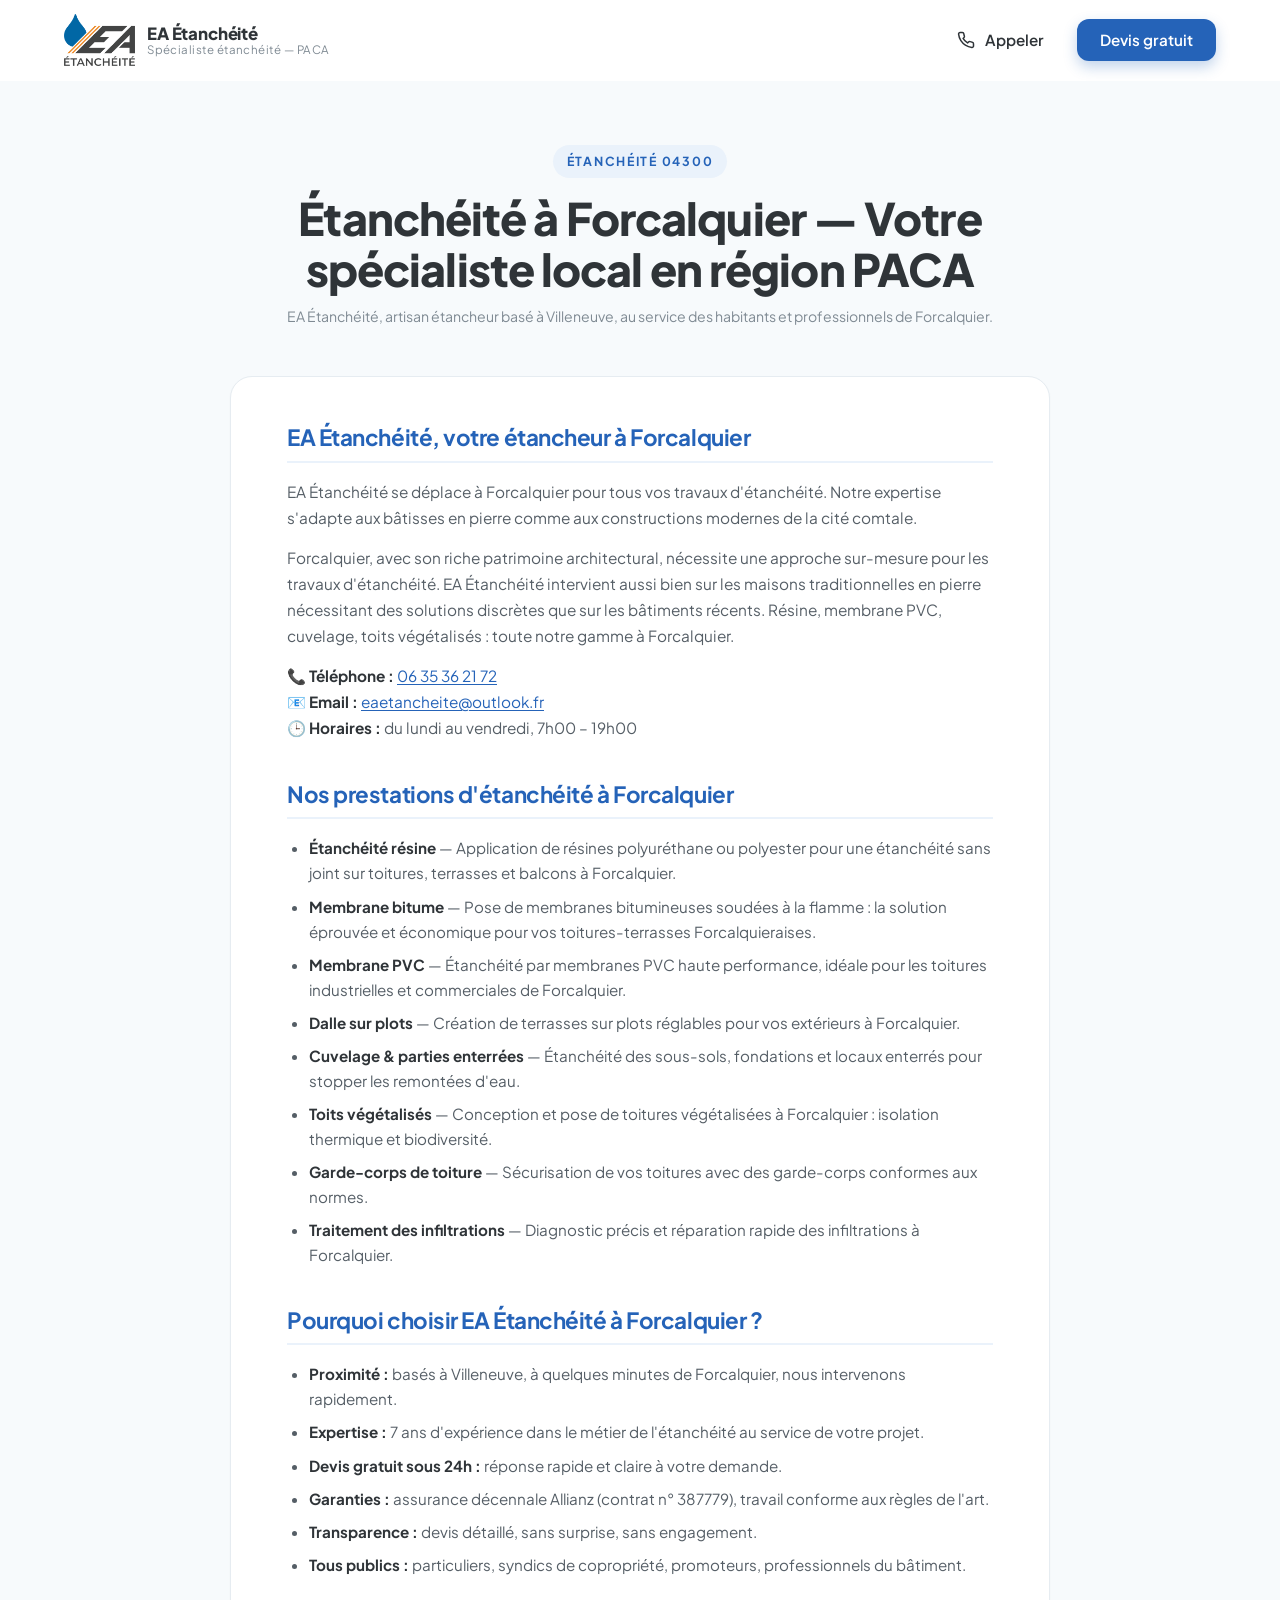
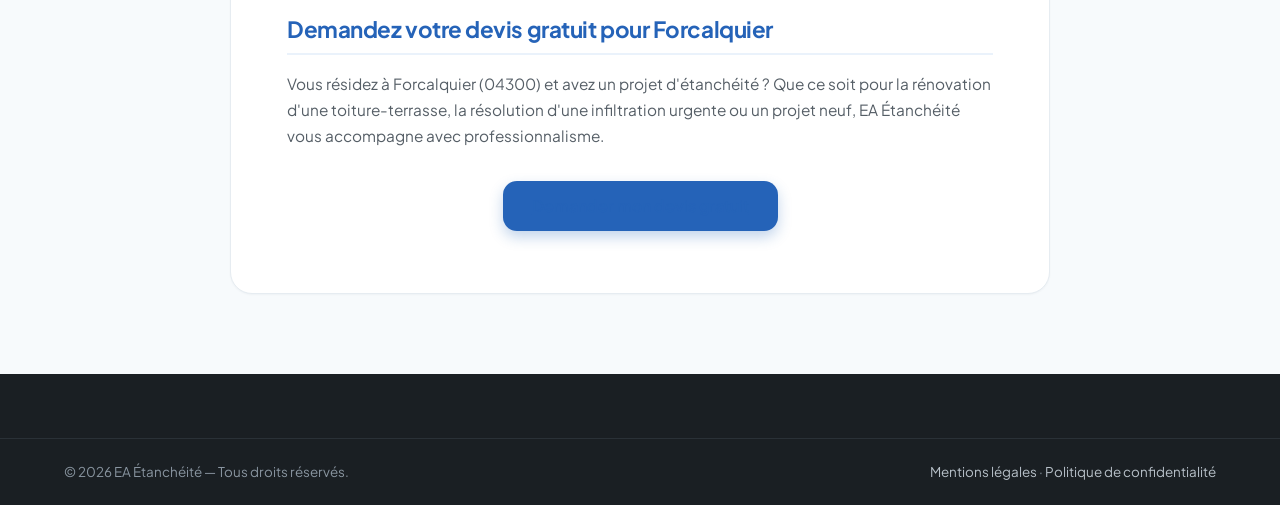
<file: etancheite-forcalquier.html>
<!DOCTYPE html>
<html lang="fr">
<head>
  <meta charset="UTF-8" />
  <meta name="viewport" content="width=device-width, initial-scale=1.0" />
  <meta name="theme-color" content="#2563B8" />
  <meta name="google-site-verification" content="21A23hBvWoWeiYxYy0OUREjKEm9LjW4agDq1hn0rhU4" />

  <title>Étanchéité Forcalquier (04300) — EA Étanchéité, votre artisan local · Devis gratuit 24h</title>
  <meta name="description" content="EA Étanchéité, spécialiste de l'étanchéité à Forcalquier (04300) et dans tout le département 04. Résine, membrane bitume & PVC, cuvelage, toits végétalisés, infiltrations. Devis gratuit sous 24h. Tél : 06 35 36 21 72." />
  <meta name="keywords" content="étanchéité Forcalquier, étancheur Forcalquier, étanchéité 04300, toiture terrasse Forcalquier, membrane bitume Forcalquier, résine étanchéité Forcalquier, cuvelage Forcalquier, infiltration Forcalquier, étanchéité Alpes-de-Haute-Provence, étanchéité 04" />
  <meta name="robots" content="index, follow" />
  <link rel="canonical" href="https://eaetancheite.fr/etancheite-forcalquier.html" />

  <meta property="og:type" content="website" />
  <meta property="og:locale" content="fr_FR" />
  <meta property="og:url" content="https://eaetancheite.fr/etancheite-forcalquier.html" />
  <meta property="og:title" content="Étanchéité Forcalquier (04300) — EA Étanchéité" />
  <meta property="og:description" content="Votre spécialiste local de l'étanchéité à Forcalquier. Devis gratuit sous 24h." />
  <meta property="og:image" content="https://eaetancheite.fr/assets/logo.png" />
  <meta property="og:site_name" content="EA Étanchéité" />

  <link rel="icon" href="assets/favicon.ico" sizes="any" />
  <link rel="icon" type="image/svg+xml" href="assets/favicon.svg" />
  <link rel="icon" type="image/png" sizes="32x32" href="assets/favicon-32.png" />
  <link rel="apple-touch-icon" sizes="180x180" href="assets/apple-touch-icon.png" />
  <link rel="preconnect" href="https://fonts.googleapis.com" />
  <link rel="preconnect" href="https://fonts.gstatic.com" crossorigin />
  <link href="https://fonts.googleapis.com/css2?family=Plus+Jakarta+Sans:wght@400;500;600;700;800&display=swap" rel="stylesheet" />
  <link rel="stylesheet" href="styles.css?v=3" />

  <!-- JSON-LD : Local Business pour la ville -->
  <script type="application/ld+json">
  {
    "@context": "https://schema.org",
    "@type": "RoofingContractor",
    "name": "EA Étanchéité — Forcalquier",
    "description": "Spécialiste de l'étanchéité à Forcalquier (04300) et dans tout le département des Alpes-de-Haute-Provence.",
    "url": "https://eaetancheite.fr/etancheite-forcalquier.html",
    "telephone": "+33635362172",
    "email": "eaetancheite@outlook.fr",
    "image": "https://eaetancheite.fr/assets/logo.png",
    "priceRange": "€€",
    "address": {
      "@type": "PostalAddress",
      "streetAddress": "Chemin de Fontereyne",
      "addressLocality": "Villeneuve",
      "postalCode": "04180",
      "addressRegion": "Provence-Alpes-Côte d'Azur",
      "addressCountry": "FR"
    },
    "geo": {
      "@type": "GeoCoordinates",
      "latitude": 43.9596,
      "longitude": 5.7811
    },
    "areaServed": {
      "@type": "City",
      "name": "Forcalquier",
      "containedInPlace": {
        "@type": "AdministrativeArea",
        "name": "Alpes-de-Haute-Provence"
      }
    },
    "openingHoursSpecification": [{
      "@type": "OpeningHoursSpecification",
      "dayOfWeek": ["Monday", "Tuesday", "Wednesday", "Thursday", "Friday"],
      "opens": "07:00",
      "closes": "19:00"
    }]
  }
  </script>
</head>
<body>
  <a href="#main" class="skip-link">Aller au contenu</a>

  <header class="site-header" id="siteHeader">
    <div class="container header-inner">
      <a href="index.html" class="brand" aria-label="EA Étanchéité — accueil">
        <img src="assets/logo.png" alt="Logo EA Étanchéité" class="brand-logo" width="536" height="392" />
        <span class="brand-text">
          <span class="brand-name">EA Étanchéité</span>
          <span class="brand-tag">Spécialiste étanchéité — PACA</span>
        </span>
      </a>
      <div class="header-cta">
        <a href="tel:+33635362172" class="btn btn-ghost" aria-label="Appeler EA Étanchéité">
          <svg viewBox="0 0 24 24" fill="none" stroke="currentColor" stroke-width="2" stroke-linecap="round" stroke-linejoin="round" aria-hidden="true"><path d="M22 16.92v3a2 2 0 0 1-2.18 2 19.79 19.79 0 0 1-8.63-3.07 19.5 19.5 0 0 1-6-6 19.79 19.79 0 0 1-3.07-8.67A2 2 0 0 1 4.11 2h3a2 2 0 0 1 2 1.72 12.84 12.84 0 0 0 .7 2.81 2 2 0 0 1-.45 2.11L8.09 9.91a16 16 0 0 0 6 6l1.27-1.27a2 2 0 0 1 2.11-.45 12.84 12.84 0 0 0 2.81.7A2 2 0 0 1 22 16.92z"/></svg>
          <span>Appeler</span>
        </a>
        <a href="index.html#devis" class="btn btn-primary">Devis gratuit</a>
      </div>
    </div>
  </header>

  <main id="main" class="legal-page">
    <div class="container">
      <header class="legal-header">
        <span class="eyebrow">Étanchéité 04300</span>
        <h1>Étanchéité à Forcalquier — Votre spécialiste local en région PACA</h1>
        <p class="legal-updated">EA Étanchéité, artisan étancheur basé à Villeneuve, au service des habitants et professionnels de Forcalquier.</p>
      </header>

      <article class="legal-content">
        <section>
          <h2>EA Étanchéité, votre étancheur à Forcalquier</h2>
          <p>EA &Eacute;tanch&eacute;it&eacute; se d&eacute;place &agrave; Forcalquier pour tous vos travaux d'&eacute;tanch&eacute;it&eacute;. Notre expertise s'adapte aux b&acirc;tisses en pierre comme aux constructions modernes de la cit&eacute; comtale.</p>
          <p>Forcalquier, avec son riche patrimoine architectural, n&eacute;cessite une approche sur-mesure pour les travaux d'&eacute;tanch&eacute;it&eacute;. EA &Eacute;tanch&eacute;it&eacute; intervient aussi bien sur les maisons traditionnelles en pierre n&eacute;cessitant des solutions discr&egrave;tes que sur les b&acirc;timents r&eacute;cents. R&eacute;sine, membrane PVC, cuvelage, toits v&eacute;g&eacute;talis&eacute;s : toute notre gamme &agrave; Forcalquier.</p>
          <p><strong>📞 Téléphone&nbsp;:</strong> <a href="tel:+33635362172">06 35 36 21 72</a><br />
          <strong>📧 Email&nbsp;:</strong> <a href="mailto:eaetancheite@outlook.fr">eaetancheite@outlook.fr</a><br />
          <strong>🕒 Horaires&nbsp;:</strong> du lundi au vendredi, 7h00 – 19h00</p>
        </section>

        <section>
          <h2>Nos prestations d'étanchéité à Forcalquier</h2>
          <ul>
            <li><strong>Étanchéité résine</strong> — Application de résines polyuréthane ou polyester pour une étanchéité sans joint sur toitures, terrasses et balcons à Forcalquier.</li>
            <li><strong>Membrane bitume</strong> — Pose de membranes bitumineuses soudées à la flamme : la solution éprouvée et économique pour vos toitures-terrasses Forcalquieraises.</li>
            <li><strong>Membrane PVC</strong> — Étanchéité par membranes PVC haute performance, idéale pour les toitures industrielles et commerciales de Forcalquier.</li>
            <li><strong>Dalle sur plots</strong> — Création de terrasses sur plots réglables pour vos extérieurs à Forcalquier.</li>
            <li><strong>Cuvelage & parties enterrées</strong> — Étanchéité des sous-sols, fondations et locaux enterrés pour stopper les remontées d'eau.</li>
            <li><strong>Toits végétalisés</strong> — Conception et pose de toitures végétalisées à Forcalquier : isolation thermique et biodiversité.</li>
            <li><strong>Garde-corps de toiture</strong> — Sécurisation de vos toitures avec des garde-corps conformes aux normes.</li>
            <li><strong>Traitement des infiltrations</strong> — Diagnostic précis et réparation rapide des infiltrations à Forcalquier.</li>
          </ul>
        </section>

        <section>
          <h2>Pourquoi choisir EA Étanchéité à Forcalquier&nbsp;?</h2>
          <ul>
            <li><strong>Proximité&nbsp;:</strong> basés à Villeneuve, à quelques minutes de Forcalquier, nous intervenons rapidement.</li>
            <li><strong>Expertise&nbsp;:</strong> 7 ans d'expérience dans le métier de l'étanchéité au service de votre projet.</li>
            <li><strong>Devis gratuit sous 24h&nbsp;:</strong> réponse rapide et claire à votre demande.</li>
            <li><strong>Garanties&nbsp;:</strong> assurance décennale Allianz (contrat n°&nbsp;387779), travail conforme aux règles de l'art.</li>
            <li><strong>Transparence&nbsp;:</strong> devis détaillé, sans surprise, sans engagement.</li>
            <li><strong>Tous publics&nbsp;:</strong> particuliers, syndics de copropriété, promoteurs, professionnels du bâtiment.</li>
          </ul>
        </section>

        <section>
          <h2>Demandez votre devis gratuit pour Forcalquier</h2>
          <p>Vous résidez à Forcalquier (04300) et avez un projet d'étanchéité&nbsp;? Que ce soit pour la rénovation d'une toiture-terrasse, la résolution d'une infiltration urgente ou un projet neuf, EA Étanchéité vous accompagne avec professionnalisme.</p>
          <p style="text-align: center; margin-top: 32px;">
            <a href="index.html#devis" class="btn btn-primary btn-lg" style="display: inline-flex;">Demander mon devis gratuit</a>
          </p>
        </section>
      </article>
    </div>
  </main>

  <footer class="site-footer">
    <div class="footer-bottom">
      <div class="container">
        <p>© <span id="year">2026</span> EA Étanchéité — Tous droits réservés.</p>
        <p>
          <a href="mentions-legales.html">Mentions légales</a> · <a href="politique-confidentialite.html">Politique de confidentialité</a>
        </p>
      </div>
    </div>
  </footer>

  <script src="script.js?v=3"></script>
</body>
</html>
</file>
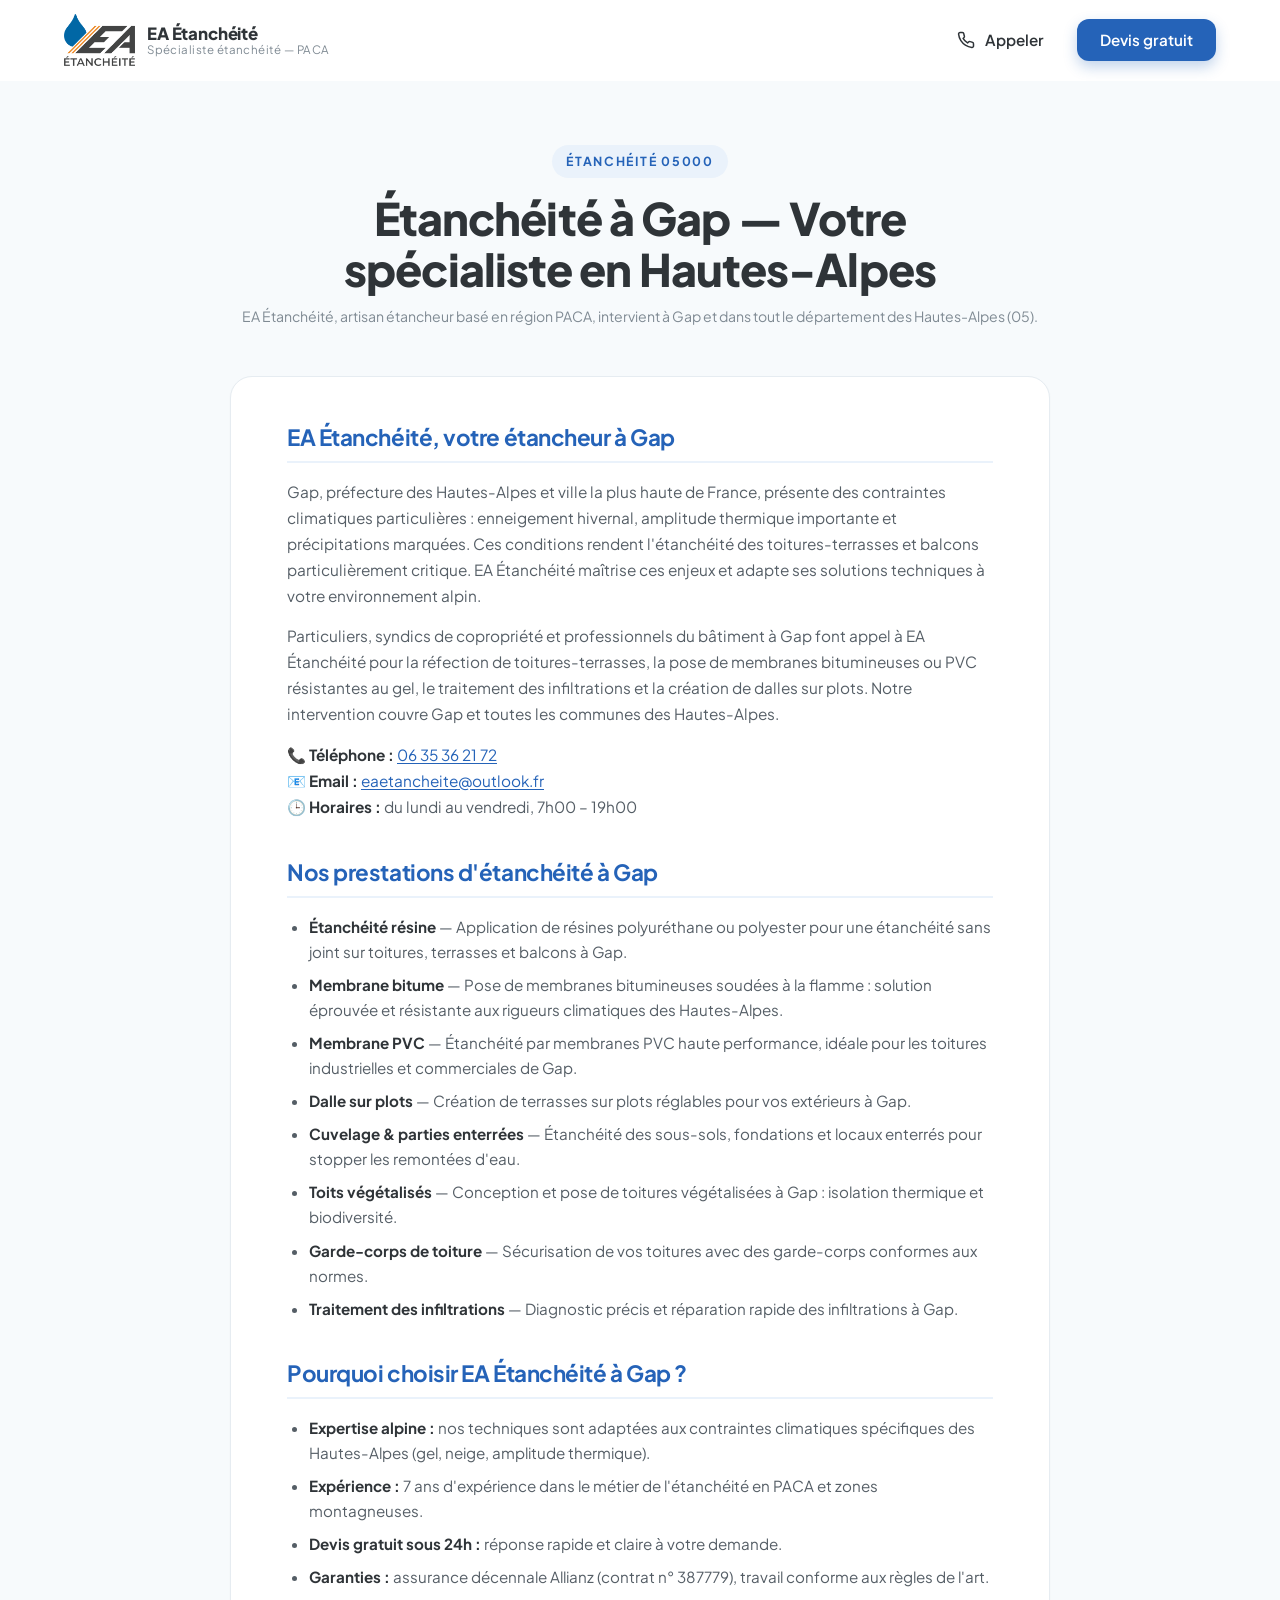
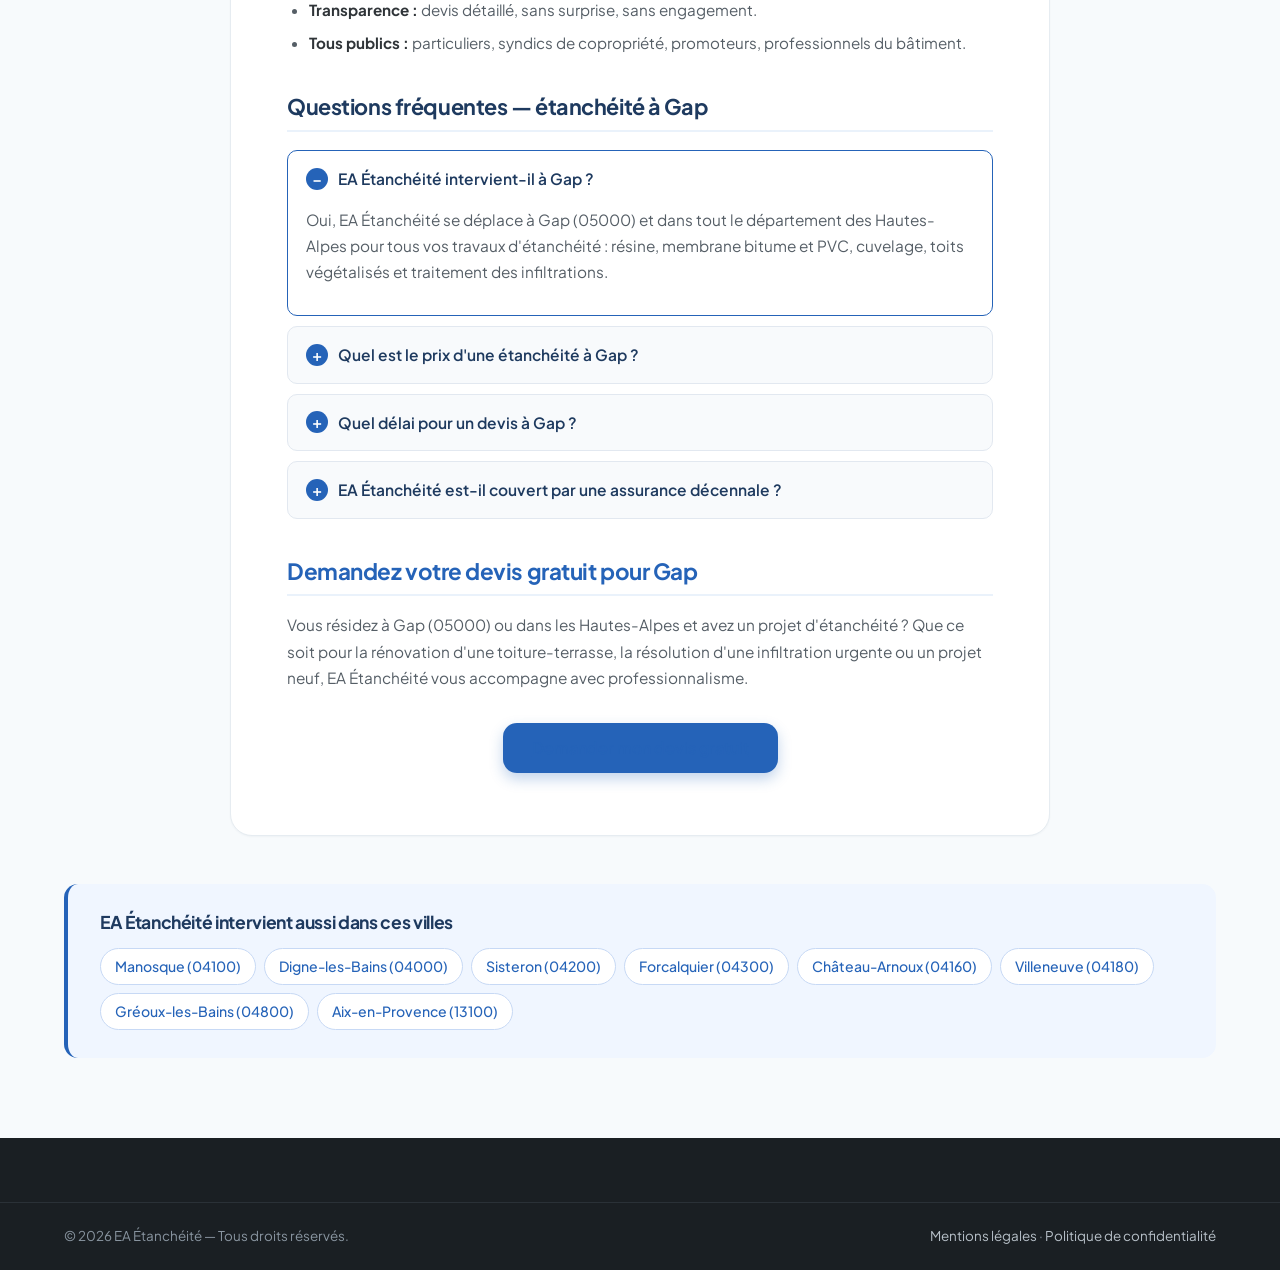
<file: etancheite-gap.html>
<!DOCTYPE html>
<html lang="fr">
<head>
  <meta charset="UTF-8" />
  <meta name="viewport" content="width=device-width, initial-scale=1.0" />
  <meta name="theme-color" content="#2563B8" />
  <meta name="google-site-verification" content="21A23hBvWoWeiYxYy0OUREjKEm9LjW4agDq1hn0rhU4" />

  <title>Étanchéité Gap (05000) — EA Étanchéité, votre artisan PACA · Devis gratuit 24h</title>
  <meta name="description" content="EA Étanchéité, spécialiste de l'étanchéité à Gap (05000) et dans les Hautes-Alpes. Résine, membrane bitume & PVC, cuvelage, toits végétalisés, infiltrations. Devis gratuit sous 24h. Tél : 06 35 36 21 72." />
  <meta name="keywords" content="étanchéité Gap, étancheur Gap, étanchéité 05000, toiture terrasse Gap, membrane bitume Gap, résine étanchéité Gap, cuvelage Gap, infiltration Gap, étanchéité Hautes-Alpes, étanchéité 05" />
  <meta name="robots" content="index, follow" />
  <link rel="canonical" href="https://eaetancheite.fr/etancheite-gap.html" />

  <meta property="og:type" content="website" />
  <meta property="og:locale" content="fr_FR" />
  <meta property="og:url" content="https://eaetancheite.fr/etancheite-gap.html" />
  <meta property="og:title" content="Étanchéité Gap (05000) — EA Étanchéité" />
  <meta property="og:description" content="Votre spécialiste de l'étanchéité à Gap et dans les Hautes-Alpes. Devis gratuit sous 24h." />
  <meta property="og:image" content="https://eaetancheite.fr/assets/logo.png" />
  <meta property="og:site_name" content="EA Étanchéité" />

  <link rel="icon" href="assets/favicon.ico" sizes="any" />
  <link rel="icon" type="image/svg+xml" href="assets/favicon.svg" />
  <link rel="icon" type="image/png" sizes="32x32" href="assets/favicon-32.png" />
  <link rel="apple-touch-icon" sizes="180x180" href="assets/apple-touch-icon.png" />
  <link rel="preconnect" href="https://fonts.googleapis.com" />
  <link rel="preconnect" href="https://fonts.gstatic.com" crossorigin />
  <link href="https://fonts.googleapis.com/css2?family=Plus+Jakarta+Sans:wght@400;500;600;700;800&display=swap" rel="stylesheet" />
  <link rel="stylesheet" href="styles.css?v=4" />

  <script type="application/ld+json">
  {
    "@context": "https://schema.org",
    "@type": "RoofingContractor",
    "name": "EA Étanchéité — Gap",
    "description": "Spécialiste de l'étanchéité à Gap (05000) et dans tout le département des Hautes-Alpes.",
    "url": "https://eaetancheite.fr/etancheite-gap.html",
    "telephone": "+33635362172",
    "email": "eaetancheite@outlook.fr",
    "image": "https://eaetancheite.fr/assets/logo.png",
    "priceRange": "€€",
    "address": {
      "@type": "PostalAddress",
      "streetAddress": "Chemin de Fontereyne",
      "addressLocality": "Villeneuve",
      "postalCode": "04180",
      "addressRegion": "Provence-Alpes-Côte d'Azur",
      "addressCountry": "FR"
    },
    "geo": {
      "@type": "GeoCoordinates",
      "latitude": 44.5594,
      "longitude": 6.0783
    },
    "areaServed": {
      "@type": "City",
      "name": "Gap",
      "containedInPlace": {
        "@type": "AdministrativeArea",
        "name": "Hautes-Alpes"
      }
    },
    "openingHoursSpecification": [{
      "@type": "OpeningHoursSpecification",
      "dayOfWeek": ["Monday", "Tuesday", "Wednesday", "Thursday", "Friday"],
      "opens": "07:00",
      "closes": "19:00"
    }]
  }
  </script>

  <script type="application/ld+json">
  {
    "@context": "https://schema.org",
    "@type": "FAQPage",
    "mainEntity": [
      { "@type": "Question", "name": "EA Étanchéité intervient-il à Gap ?", "acceptedAnswer": { "@type": "Answer", "text": "Oui, EA Étanchéité intervient à Gap (05000), préfecture des Hautes-Alpes, pour tous vos travaux d'étanchéité : résine, membrane bitume et PVC, cuvelage, toits végétalisés et traitement des infiltrations. Tél : 06 35 36 21 72." } },
      { "@type": "Question", "name": "Quel est le prix d'une étanchéité à Gap ?", "acceptedAnswer": { "@type": "Answer", "text": "Le coût varie selon la surface et le système choisi. EA Étanchéité vous remet un devis gratuit et détaillé sous 24h, sans engagement." } },
      { "@type": "Question", "name": "Quel délai pour un devis étanchéité à Gap ?", "acceptedAnswer": { "@type": "Answer", "text": "EA Étanchéité s'engage à vous répondre sous 24h. Contactez-nous au 06 35 36 21 72 ou via le formulaire de contact." } },
      { "@type": "Question", "name": "EA Étanchéité est-il assuré en décennale pour les travaux à Gap ?", "acceptedAnswer": { "@type": "Answer", "text": "Oui, tous nos travaux sont couverts par l'assurance décennale Allianz (contrat n° 387779), garantissant vos ouvrages 10 ans, y compris à Gap et dans les Hautes-Alpes." } }
    ]
  }
  </script>
</head>
<body>
  <a href="#main" class="skip-link">Aller au contenu</a>

  <header class="site-header" id="siteHeader">
    <div class="container header-inner">
      <a href="index.html" class="brand" aria-label="EA Étanchéité — accueil">
        <img src="assets/logo.png" alt="Logo EA Étanchéité" class="brand-logo" width="536" height="392" />
        <span class="brand-text">
          <span class="brand-name">EA Étanchéité</span>
          <span class="brand-tag">Spécialiste étanchéité — PACA</span>
        </span>
      </a>
      <div class="header-cta">
        <a href="tel:+33635362172" class="btn btn-ghost" aria-label="Appeler EA Étanchéité">
          <svg viewBox="0 0 24 24" fill="none" stroke="currentColor" stroke-width="2" stroke-linecap="round" stroke-linejoin="round" aria-hidden="true"><path d="M22 16.92v3a2 2 0 0 1-2.18 2 19.79 19.79 0 0 1-8.63-3.07 19.5 19.5 0 0 1-6-6 19.79 19.79 0 0 1-3.07-8.67A2 2 0 0 1 4.11 2h3a2 2 0 0 1 2 1.72 12.84 12.84 0 0 0 .7 2.81 2 2 0 0 1-.45 2.11L8.09 9.91a16 16 0 0 0 6 6l1.27-1.27a2 2 0 0 1 2.11-.45 12.84 12.84 0 0 0 2.81.7A2 2 0 0 1 22 16.92z"/></svg>
          <span>Appeler</span>
        </a>
        <a href="index.html#devis" class="btn btn-primary">Devis gratuit</a>
      </div>
    </div>
  </header>

  <main id="main" class="legal-page">
    <div class="container">
      <header class="legal-header">
        <span class="eyebrow">Étanchéité 05000</span>
        <h1>Étanchéité à Gap — Votre spécialiste en Hautes-Alpes</h1>
        <p class="legal-updated">EA Étanchéité, artisan étancheur basé en région PACA, intervient à Gap et dans tout le département des Hautes-Alpes (05).</p>
      </header>

      <article class="legal-content">
        <section>
          <h2>EA Étanchéité, votre étancheur à Gap</h2>
          <p>Gap, préfecture des Hautes-Alpes et ville la plus haute de France, présente des contraintes climatiques particulières : enneigement hivernal, amplitude thermique importante et précipitations marquées. Ces conditions rendent l'étanchéité des toitures-terrasses et balcons particulièrement critique. EA Étanchéité maîtrise ces enjeux et adapte ses solutions techniques à votre environnement alpin.</p>
          <p>Particuliers, syndics de copropriété et professionnels du bâtiment à Gap font appel à EA Étanchéité pour la réfection de toitures-terrasses, la pose de membranes bitumineuses ou PVC résistantes au gel, le traitement des infiltrations et la création de dalles sur plots. Notre intervention couvre Gap et toutes les communes des Hautes-Alpes.</p>
          <p><strong>📞 Téléphone&nbsp;:</strong> <a href="tel:+33635362172">06 35 36 21 72</a><br />
          <strong>📧 Email&nbsp;:</strong> <a href="mailto:eaetancheite@outlook.fr">eaetancheite@outlook.fr</a><br />
          <strong>🕒 Horaires&nbsp;:</strong> du lundi au vendredi, 7h00 – 19h00</p>
        </section>

        <section>
          <h2>Nos prestations d'étanchéité à Gap</h2>
          <ul>
            <li><strong>Étanchéité résine</strong> — Application de résines polyuréthane ou polyester pour une étanchéité sans joint sur toitures, terrasses et balcons à Gap.</li>
            <li><strong>Membrane bitume</strong> — Pose de membranes bitumineuses soudées à la flamme : solution éprouvée et résistante aux rigueurs climatiques des Hautes-Alpes.</li>
            <li><strong>Membrane PVC</strong> — Étanchéité par membranes PVC haute performance, idéale pour les toitures industrielles et commerciales de Gap.</li>
            <li><strong>Dalle sur plots</strong> — Création de terrasses sur plots réglables pour vos extérieurs à Gap.</li>
            <li><strong>Cuvelage & parties enterrées</strong> — Étanchéité des sous-sols, fondations et locaux enterrés pour stopper les remontées d'eau.</li>
            <li><strong>Toits végétalisés</strong> — Conception et pose de toitures végétalisées à Gap : isolation thermique et biodiversité.</li>
            <li><strong>Garde-corps de toiture</strong> — Sécurisation de vos toitures avec des garde-corps conformes aux normes.</li>
            <li><strong>Traitement des infiltrations</strong> — Diagnostic précis et réparation rapide des infiltrations à Gap.</li>
          </ul>
        </section>

        <section>
          <h2>Pourquoi choisir EA Étanchéité à Gap&nbsp;?</h2>
          <ul>
            <li><strong>Expertise alpine&nbsp;:</strong> nos techniques sont adaptées aux contraintes climatiques spécifiques des Hautes-Alpes (gel, neige, amplitude thermique).</li>
            <li><strong>Expérience&nbsp;:</strong> 7 ans d'expérience dans le métier de l'étanchéité en PACA et zones montagneuses.</li>
            <li><strong>Devis gratuit sous 24h&nbsp;:</strong> réponse rapide et claire à votre demande.</li>
            <li><strong>Garanties&nbsp;:</strong> assurance décennale Allianz (contrat n°&nbsp;387779), travail conforme aux règles de l'art.</li>
            <li><strong>Transparence&nbsp;:</strong> devis détaillé, sans surprise, sans engagement.</li>
            <li><strong>Tous publics&nbsp;:</strong> particuliers, syndics de copropriété, promoteurs, professionnels du bâtiment.</li>
          </ul>
        </section>

        <section class="city-faq">
          <h2>Questions fréquentes — étanchéité à Gap</h2>
          <details open>
            <summary>EA Étanchéité intervient-il à Gap ?</summary>
            <div class="faq-body"><p>Oui, EA Étanchéité se déplace à Gap (05000) et dans tout le département des Hautes-Alpes pour tous vos travaux d'étanchéité : résine, membrane bitume et PVC, cuvelage, toits végétalisés et traitement des infiltrations.</p></div>
          </details>
          <details>
            <summary>Quel est le prix d'une étanchéité à Gap ?</summary>
            <div class="faq-body"><p>Le coût dépend de la surface et du système choisi. EA Étanchéité vous remet un <strong>devis gratuit et détaillé sous 24h</strong>, sans engagement.</p></div>
          </details>
          <details>
            <summary>Quel délai pour un devis à Gap ?</summary>
            <div class="faq-body"><p>Nous nous engageons à vous répondre <strong>sous 24h</strong>. Appelez le <a href="tel:+33635362172">06 35 36 21 72</a> ou remplissez le formulaire en ligne.</p></div>
          </details>
          <details>
            <summary>EA Étanchéité est-il couvert par une assurance décennale ?</summary>
            <div class="faq-body"><p>Oui, tous nos travaux sont garantis 10 ans par l'assurance décennale <strong>Allianz (contrat n° 387779)</strong>.</p></div>
          </details>
        </section>

        <section>
          <h2>Demandez votre devis gratuit pour Gap</h2>
          <p>Vous résidez à Gap (05000) ou dans les Hautes-Alpes et avez un projet d'étanchéité&nbsp;? Que ce soit pour la rénovation d'une toiture-terrasse, la résolution d'une infiltration urgente ou un projet neuf, EA Étanchéité vous accompagne avec professionnalisme.</p>
          <p style="text-align: center; margin-top: 32px;">
            <a href="index.html#devis" class="btn btn-primary btn-lg" style="display: inline-flex;">Demander mon devis gratuit</a>
          </p>
        </section>
      </article>

      <nav class="zones-nav" aria-label="Autres zones d'intervention EA Étanchéité">
        <h2>EA Étanchéité intervient aussi dans ces villes</h2>
        <ul>
          <li><a href="etancheite-manosque.html">Manosque (04100)</a></li>
          <li><a href="etancheite-digne-les-bains.html">Digne-les-Bains (04000)</a></li>
          <li><a href="etancheite-sisteron.html">Sisteron (04200)</a></li>
          <li><a href="etancheite-forcalquier.html">Forcalquier (04300)</a></li>
          <li><a href="etancheite-chateau-arnoux-saint-auban.html">Château-Arnoux (04160)</a></li>
          <li><a href="etancheite-villeneuve.html">Villeneuve (04180)</a></li>
          <li><a href="etancheite-greoux-les-bains.html">Gréoux-les-Bains (04800)</a></li>
          <li><a href="etancheite-aix-en-provence.html">Aix-en-Provence (13100)</a></li>
        </ul>
      </nav>
    </div>
  </main>

  <footer class="site-footer">
    <div class="footer-bottom">
      <div class="container">
        <p>© <span id="year">2026</span> EA Étanchéité — Tous droits réservés.</p>
        <p>
          <a href="mentions-legales.html">Mentions légales</a> · <a href="politique-confidentialite.html">Politique de confidentialité</a>
        </p>
      </div>
    </div>
  </footer>

  <script src="script.js?v=3"></script>
</body>
</html>
</file>
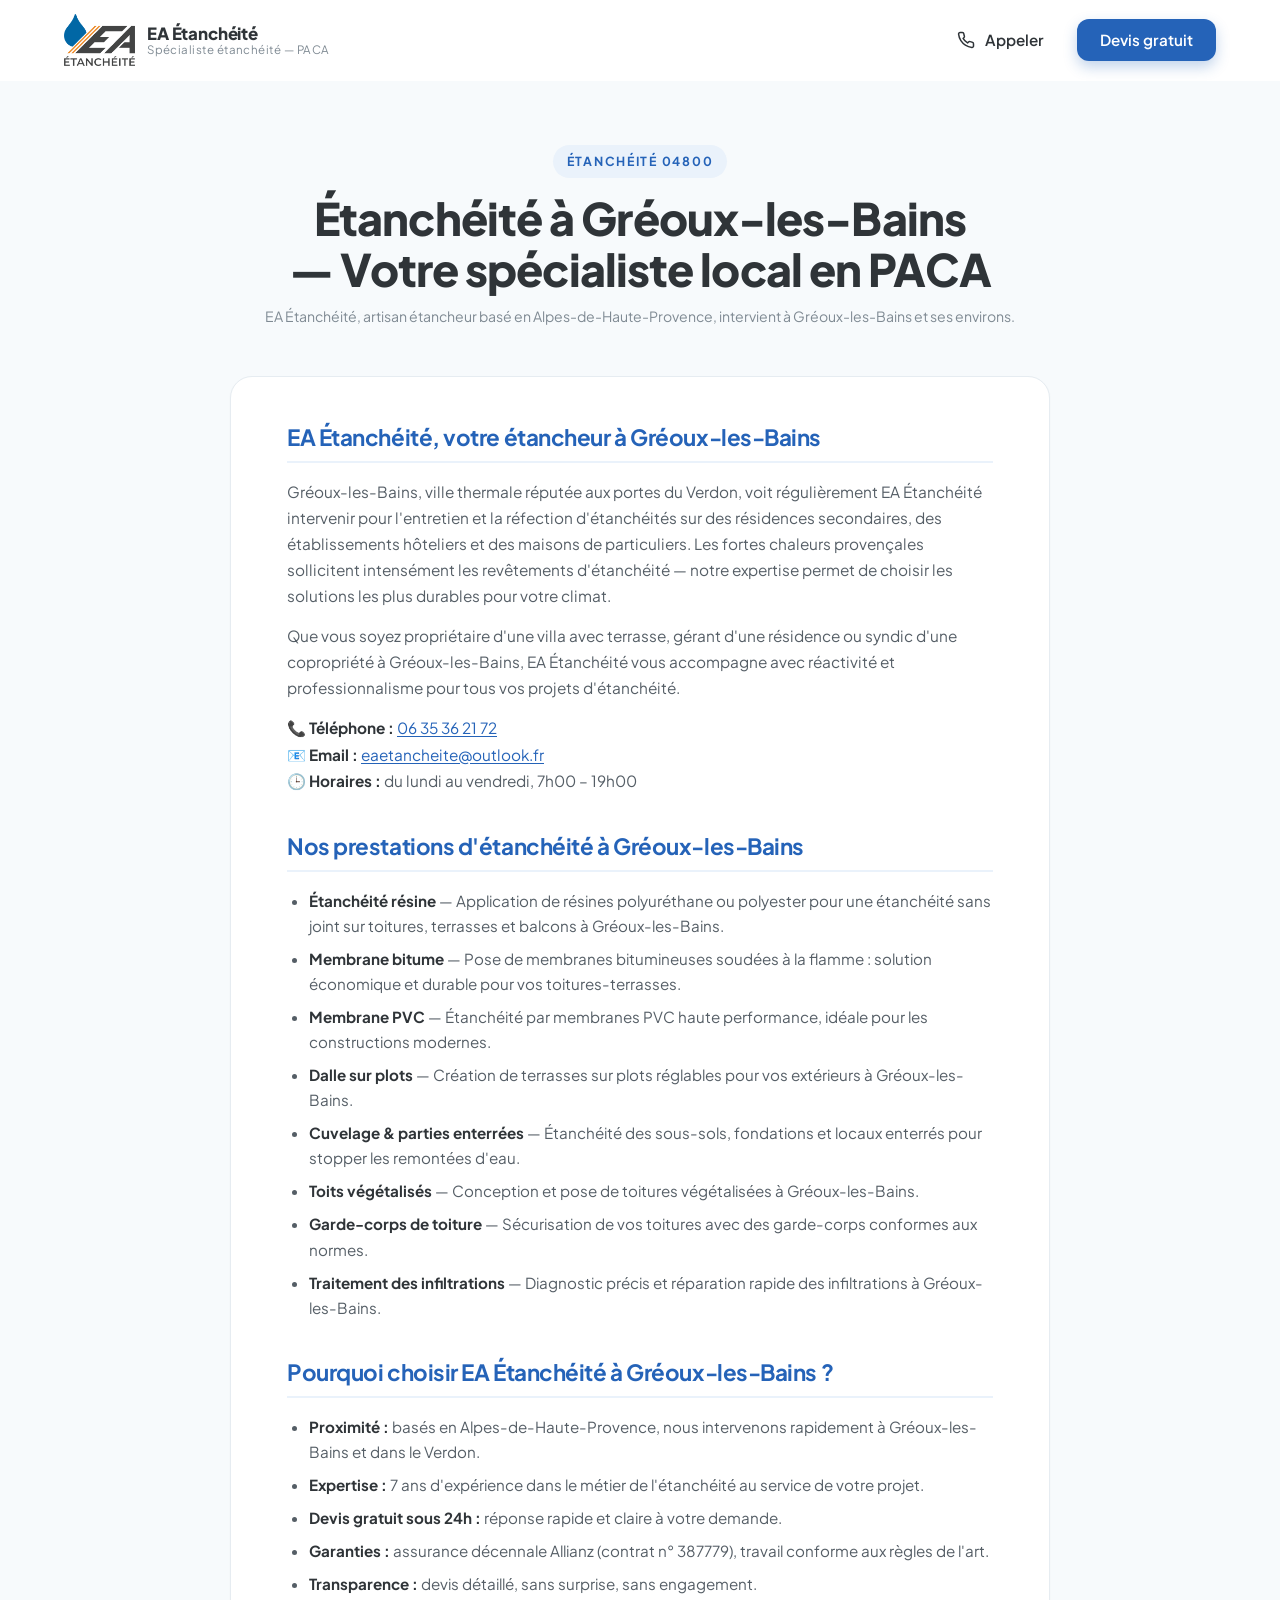
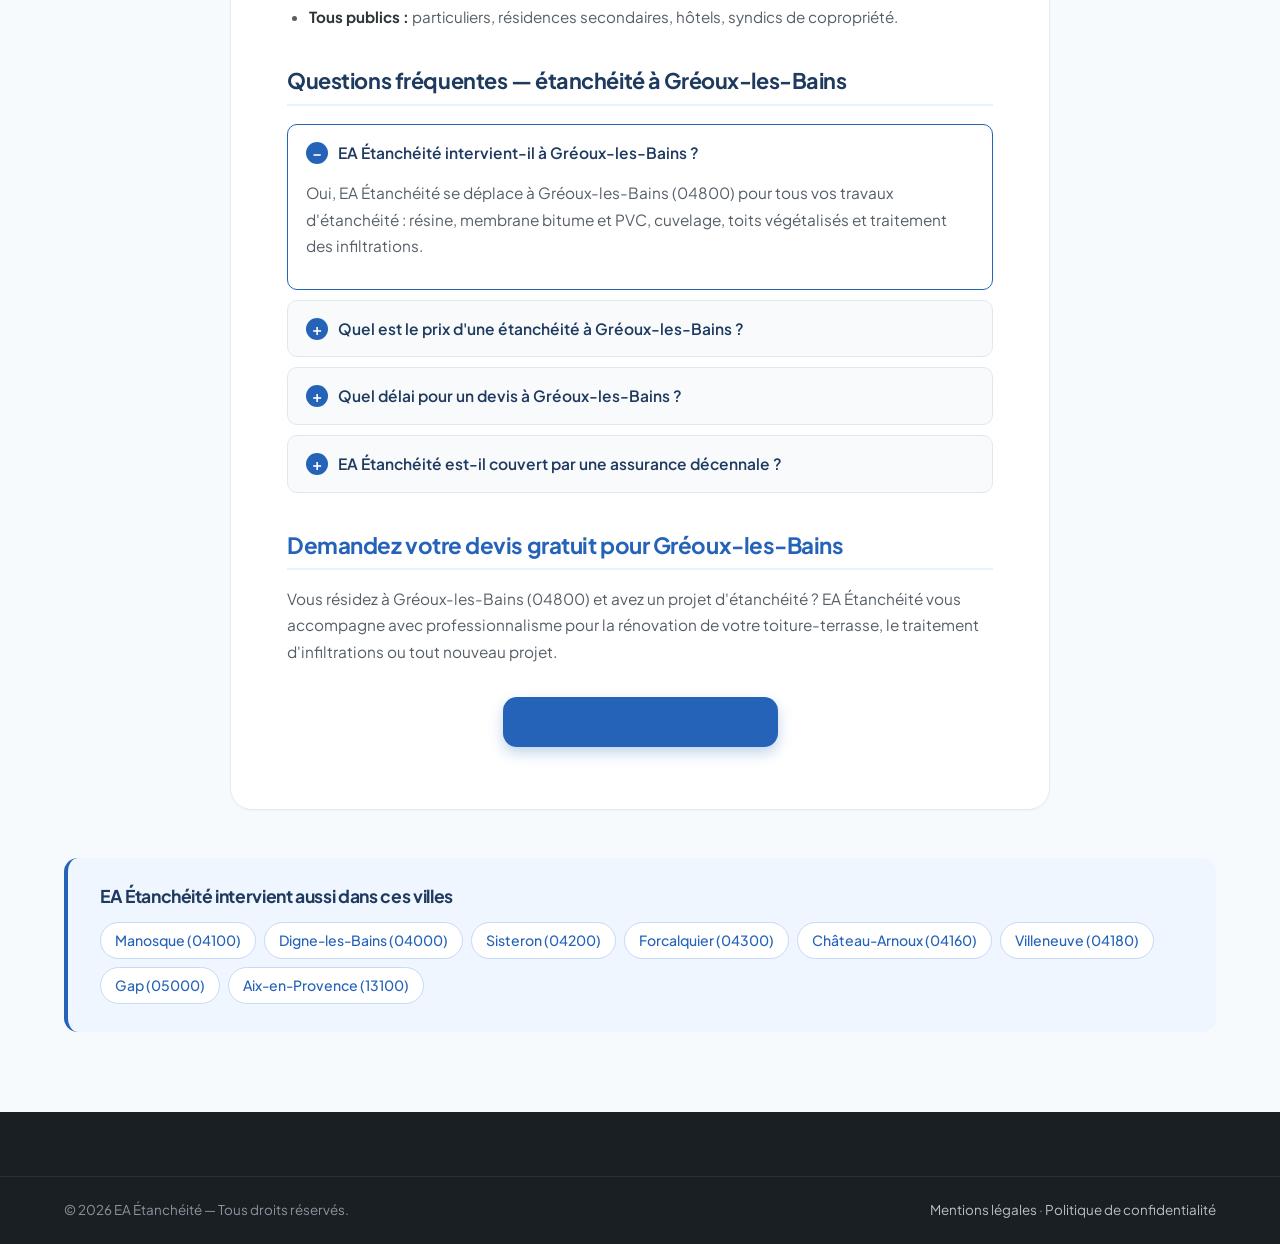
<file: etancheite-greoux-les-bains.html>
<!DOCTYPE html>
<html lang="fr">
<head>
  <meta charset="UTF-8" />
  <meta name="viewport" content="width=device-width, initial-scale=1.0" />
  <meta name="theme-color" content="#2563B8" />
  <meta name="google-site-verification" content="21A23hBvWoWeiYxYy0OUREjKEm9LjW4agDq1hn0rhU4" />

  <title>Étanchéité Gréoux-les-Bains (04800) — EA Étanchéité · Devis gratuit 24h</title>
  <meta name="description" content="EA Étanchéité, spécialiste de l'étanchéité à Gréoux-les-Bains (04800) et alentours. Résine, membrane bitume & PVC, cuvelage, toits végétalisés, infiltrations. Devis gratuit sous 24h. Tél : 06 35 36 21 72." />
  <meta name="keywords" content="étanchéité Gréoux-les-Bains, étancheur Gréoux-les-Bains, étanchéité 04800, toiture terrasse Gréoux, membrane bitume Gréoux, résine étanchéité Gréoux-les-Bains, cuvelage Gréoux, infiltration Gréoux-les-Bains, étanchéité Alpes-de-Haute-Provence, étanchéité 04" />
  <meta name="robots" content="index, follow" />
  <link rel="canonical" href="https://eaetancheite.fr/etancheite-greoux-les-bains.html" />

  <meta property="og:type" content="website" />
  <meta property="og:locale" content="fr_FR" />
  <meta property="og:url" content="https://eaetancheite.fr/etancheite-greoux-les-bains.html" />
  <meta property="og:title" content="Étanchéité Gréoux-les-Bains (04800) — EA Étanchéité" />
  <meta property="og:description" content="Votre spécialiste de l'étanchéité à Gréoux-les-Bains. Devis gratuit sous 24h." />
  <meta property="og:image" content="https://eaetancheite.fr/assets/logo.png" />
  <meta property="og:site_name" content="EA Étanchéité" />

  <link rel="icon" href="assets/favicon.ico" sizes="any" />
  <link rel="icon" type="image/svg+xml" href="assets/favicon.svg" />
  <link rel="icon" type="image/png" sizes="32x32" href="assets/favicon-32.png" />
  <link rel="apple-touch-icon" sizes="180x180" href="assets/apple-touch-icon.png" />
  <link rel="preconnect" href="https://fonts.googleapis.com" />
  <link rel="preconnect" href="https://fonts.gstatic.com" crossorigin />
  <link href="https://fonts.googleapis.com/css2?family=Plus+Jakarta+Sans:wght@400;500;600;700;800&display=swap" rel="stylesheet" />
  <link rel="stylesheet" href="styles.css?v=4" />

  <script type="application/ld+json">
  {
    "@context": "https://schema.org",
    "@type": "RoofingContractor",
    "name": "EA Étanchéité — Gréoux-les-Bains",
    "description": "Spécialiste de l'étanchéité à Gréoux-les-Bains (04800) et dans le département des Alpes-de-Haute-Provence.",
    "url": "https://eaetancheite.fr/etancheite-greoux-les-bains.html",
    "telephone": "+33635362172",
    "email": "eaetancheite@outlook.fr",
    "image": "https://eaetancheite.fr/assets/logo.png",
    "priceRange": "€€",
    "address": {
      "@type": "PostalAddress",
      "streetAddress": "Chemin de Fontereyne",
      "addressLocality": "Villeneuve",
      "postalCode": "04180",
      "addressRegion": "Provence-Alpes-Côte d'Azur",
      "addressCountry": "FR"
    },
    "geo": {
      "@type": "GeoCoordinates",
      "latitude": 43.7534,
      "longitude": 5.8798
    },
    "areaServed": {
      "@type": "City",
      "name": "Gréoux-les-Bains",
      "containedInPlace": {
        "@type": "AdministrativeArea",
        "name": "Alpes-de-Haute-Provence"
      }
    },
    "openingHoursSpecification": [{
      "@type": "OpeningHoursSpecification",
      "dayOfWeek": ["Monday", "Tuesday", "Wednesday", "Thursday", "Friday"],
      "opens": "07:00",
      "closes": "19:00"
    }]
  }
  </script>

  <script type="application/ld+json">
  {
    "@context": "https://schema.org",
    "@type": "FAQPage",
    "mainEntity": [
      { "@type": "Question", "name": "EA Étanchéité intervient-il à Gréoux-les-Bains ?", "acceptedAnswer": { "@type": "Answer", "text": "Oui, EA Étanchéité intervient à Gréoux-les-Bains (04800) pour tous vos travaux d'étanchéité : résine, membrane bitume et PVC, cuvelage, toits végétalisés et traitement des infiltrations. Tél : 06 35 36 21 72." } },
      { "@type": "Question", "name": "Quel est le prix d'une étanchéité à Gréoux-les-Bains ?", "acceptedAnswer": { "@type": "Answer", "text": "Le coût varie selon la surface et le système choisi. EA Étanchéité vous remet un devis gratuit et détaillé sous 24h, sans engagement." } },
      { "@type": "Question", "name": "Quel délai pour un devis étanchéité à Gréoux-les-Bains ?", "acceptedAnswer": { "@type": "Answer", "text": "EA Étanchéité s'engage à vous répondre sous 24h. Contactez-nous au 06 35 36 21 72 ou via le formulaire de contact." } },
      { "@type": "Question", "name": "EA Étanchéité possède-t-il une assurance décennale ?", "acceptedAnswer": { "@type": "Answer", "text": "Oui, tous nos travaux sont couverts par l'assurance décennale Allianz (contrat n° 387779), garantissant vos ouvrages 10 ans." } }
    ]
  }
  </script>
</head>
<body>
  <a href="#main" class="skip-link">Aller au contenu</a>

  <header class="site-header" id="siteHeader">
    <div class="container header-inner">
      <a href="index.html" class="brand" aria-label="EA Étanchéité — accueil">
        <img src="assets/logo.png" alt="Logo EA Étanchéité" class="brand-logo" width="536" height="392" />
        <span class="brand-text">
          <span class="brand-name">EA Étanchéité</span>
          <span class="brand-tag">Spécialiste étanchéité — PACA</span>
        </span>
      </a>
      <div class="header-cta">
        <a href="tel:+33635362172" class="btn btn-ghost" aria-label="Appeler EA Étanchéité">
          <svg viewBox="0 0 24 24" fill="none" stroke="currentColor" stroke-width="2" stroke-linecap="round" stroke-linejoin="round" aria-hidden="true"><path d="M22 16.92v3a2 2 0 0 1-2.18 2 19.79 19.79 0 0 1-8.63-3.07 19.5 19.5 0 0 1-6-6 19.79 19.79 0 0 1-3.07-8.67A2 2 0 0 1 4.11 2h3a2 2 0 0 1 2 1.72 12.84 12.84 0 0 0 .7 2.81 2 2 0 0 1-.45 2.11L8.09 9.91a16 16 0 0 0 6 6l1.27-1.27a2 2 0 0 1 2.11-.45 12.84 12.84 0 0 0 2.81.7A2 2 0 0 1 22 16.92z"/></svg>
          <span>Appeler</span>
        </a>
        <a href="index.html#devis" class="btn btn-primary">Devis gratuit</a>
      </div>
    </div>
  </header>

  <main id="main" class="legal-page">
    <div class="container">
      <header class="legal-header">
        <span class="eyebrow">Étanchéité 04800</span>
        <h1>Étanchéité à Gréoux-les-Bains — Votre spécialiste local en PACA</h1>
        <p class="legal-updated">EA Étanchéité, artisan étancheur basé en Alpes-de-Haute-Provence, intervient à Gréoux-les-Bains et ses environs.</p>
      </header>

      <article class="legal-content">
        <section>
          <h2>EA Étanchéité, votre étancheur à Gréoux-les-Bains</h2>
          <p>Gréoux-les-Bains, ville thermale réputée aux portes du Verdon, voit régulièrement EA Étanchéité intervenir pour l'entretien et la réfection d'étanchéités sur des résidences secondaires, des établissements hôteliers et des maisons de particuliers. Les fortes chaleurs provençales sollicitent intensément les revêtements d'étanchéité — notre expertise permet de choisir les solutions les plus durables pour votre climat.</p>
          <p>Que vous soyez propriétaire d'une villa avec terrasse, gérant d'une résidence ou syndic d'une copropriété à Gréoux-les-Bains, EA Étanchéité vous accompagne avec réactivité et professionnalisme pour tous vos projets d'étanchéité.</p>
          <p><strong>📞 Téléphone&nbsp;:</strong> <a href="tel:+33635362172">06 35 36 21 72</a><br />
          <strong>📧 Email&nbsp;:</strong> <a href="mailto:eaetancheite@outlook.fr">eaetancheite@outlook.fr</a><br />
          <strong>🕒 Horaires&nbsp;:</strong> du lundi au vendredi, 7h00 – 19h00</p>
        </section>

        <section>
          <h2>Nos prestations d'étanchéité à Gréoux-les-Bains</h2>
          <ul>
            <li><strong>Étanchéité résine</strong> — Application de résines polyuréthane ou polyester pour une étanchéité sans joint sur toitures, terrasses et balcons à Gréoux-les-Bains.</li>
            <li><strong>Membrane bitume</strong> — Pose de membranes bitumineuses soudées à la flamme : solution économique et durable pour vos toitures-terrasses.</li>
            <li><strong>Membrane PVC</strong> — Étanchéité par membranes PVC haute performance, idéale pour les constructions modernes.</li>
            <li><strong>Dalle sur plots</strong> — Création de terrasses sur plots réglables pour vos extérieurs à Gréoux-les-Bains.</li>
            <li><strong>Cuvelage & parties enterrées</strong> — Étanchéité des sous-sols, fondations et locaux enterrés pour stopper les remontées d'eau.</li>
            <li><strong>Toits végétalisés</strong> — Conception et pose de toitures végétalisées à Gréoux-les-Bains.</li>
            <li><strong>Garde-corps de toiture</strong> — Sécurisation de vos toitures avec des garde-corps conformes aux normes.</li>
            <li><strong>Traitement des infiltrations</strong> — Diagnostic précis et réparation rapide des infiltrations à Gréoux-les-Bains.</li>
          </ul>
        </section>

        <section>
          <h2>Pourquoi choisir EA Étanchéité à Gréoux-les-Bains&nbsp;?</h2>
          <ul>
            <li><strong>Proximité&nbsp;:</strong> basés en Alpes-de-Haute-Provence, nous intervenons rapidement à Gréoux-les-Bains et dans le Verdon.</li>
            <li><strong>Expertise&nbsp;:</strong> 7 ans d'expérience dans le métier de l'étanchéité au service de votre projet.</li>
            <li><strong>Devis gratuit sous 24h&nbsp;:</strong> réponse rapide et claire à votre demande.</li>
            <li><strong>Garanties&nbsp;:</strong> assurance décennale Allianz (contrat n°&nbsp;387779), travail conforme aux règles de l'art.</li>
            <li><strong>Transparence&nbsp;:</strong> devis détaillé, sans surprise, sans engagement.</li>
            <li><strong>Tous publics&nbsp;:</strong> particuliers, résidences secondaires, hôtels, syndics de copropriété.</li>
          </ul>
        </section>

        <section class="city-faq">
          <h2>Questions fréquentes — étanchéité à Gréoux-les-Bains</h2>
          <details open>
            <summary>EA Étanchéité intervient-il à Gréoux-les-Bains ?</summary>
            <div class="faq-body"><p>Oui, EA Étanchéité se déplace à Gréoux-les-Bains (04800) pour tous vos travaux d'étanchéité : résine, membrane bitume et PVC, cuvelage, toits végétalisés et traitement des infiltrations.</p></div>
          </details>
          <details>
            <summary>Quel est le prix d'une étanchéité à Gréoux-les-Bains ?</summary>
            <div class="faq-body"><p>Le coût dépend de la surface et du système choisi. EA Étanchéité vous remet un <strong>devis gratuit et détaillé sous 24h</strong>, sans engagement.</p></div>
          </details>
          <details>
            <summary>Quel délai pour un devis à Gréoux-les-Bains ?</summary>
            <div class="faq-body"><p>Nous nous engageons à vous répondre <strong>sous 24h</strong>. Appelez le <a href="tel:+33635362172">06 35 36 21 72</a> ou remplissez le formulaire en ligne.</p></div>
          </details>
          <details>
            <summary>EA Étanchéité est-il couvert par une assurance décennale ?</summary>
            <div class="faq-body"><p>Oui, tous nos travaux sont garantis 10 ans par l'assurance décennale <strong>Allianz (contrat n° 387779)</strong>.</p></div>
          </details>
        </section>

        <section>
          <h2>Demandez votre devis gratuit pour Gréoux-les-Bains</h2>
          <p>Vous résidez à Gréoux-les-Bains (04800) et avez un projet d'étanchéité&nbsp;? EA Étanchéité vous accompagne avec professionnalisme pour la rénovation de votre toiture-terrasse, le traitement d'infiltrations ou tout nouveau projet.</p>
          <p style="text-align: center; margin-top: 32px;">
            <a href="index.html#devis" class="btn btn-primary btn-lg" style="display: inline-flex;">Demander mon devis gratuit</a>
          </p>
        </section>
      </article>

      <nav class="zones-nav" aria-label="Autres zones d'intervention EA Étanchéité">
        <h2>EA Étanchéité intervient aussi dans ces villes</h2>
        <ul>
          <li><a href="etancheite-manosque.html">Manosque (04100)</a></li>
          <li><a href="etancheite-digne-les-bains.html">Digne-les-Bains (04000)</a></li>
          <li><a href="etancheite-sisteron.html">Sisteron (04200)</a></li>
          <li><a href="etancheite-forcalquier.html">Forcalquier (04300)</a></li>
          <li><a href="etancheite-chateau-arnoux-saint-auban.html">Château-Arnoux (04160)</a></li>
          <li><a href="etancheite-villeneuve.html">Villeneuve (04180)</a></li>
          <li><a href="etancheite-gap.html">Gap (05000)</a></li>
          <li><a href="etancheite-aix-en-provence.html">Aix-en-Provence (13100)</a></li>
        </ul>
      </nav>
    </div>
  </main>

  <footer class="site-footer">
    <div class="footer-bottom">
      <div class="container">
        <p>© <span id="year">2026</span> EA Étanchéité — Tous droits réservés.</p>
        <p>
          <a href="mentions-legales.html">Mentions légales</a> · <a href="politique-confidentialite.html">Politique de confidentialité</a>
        </p>
      </div>
    </div>
  </footer>

  <script src="script.js?v=3"></script>
</body>
</html>
</file>
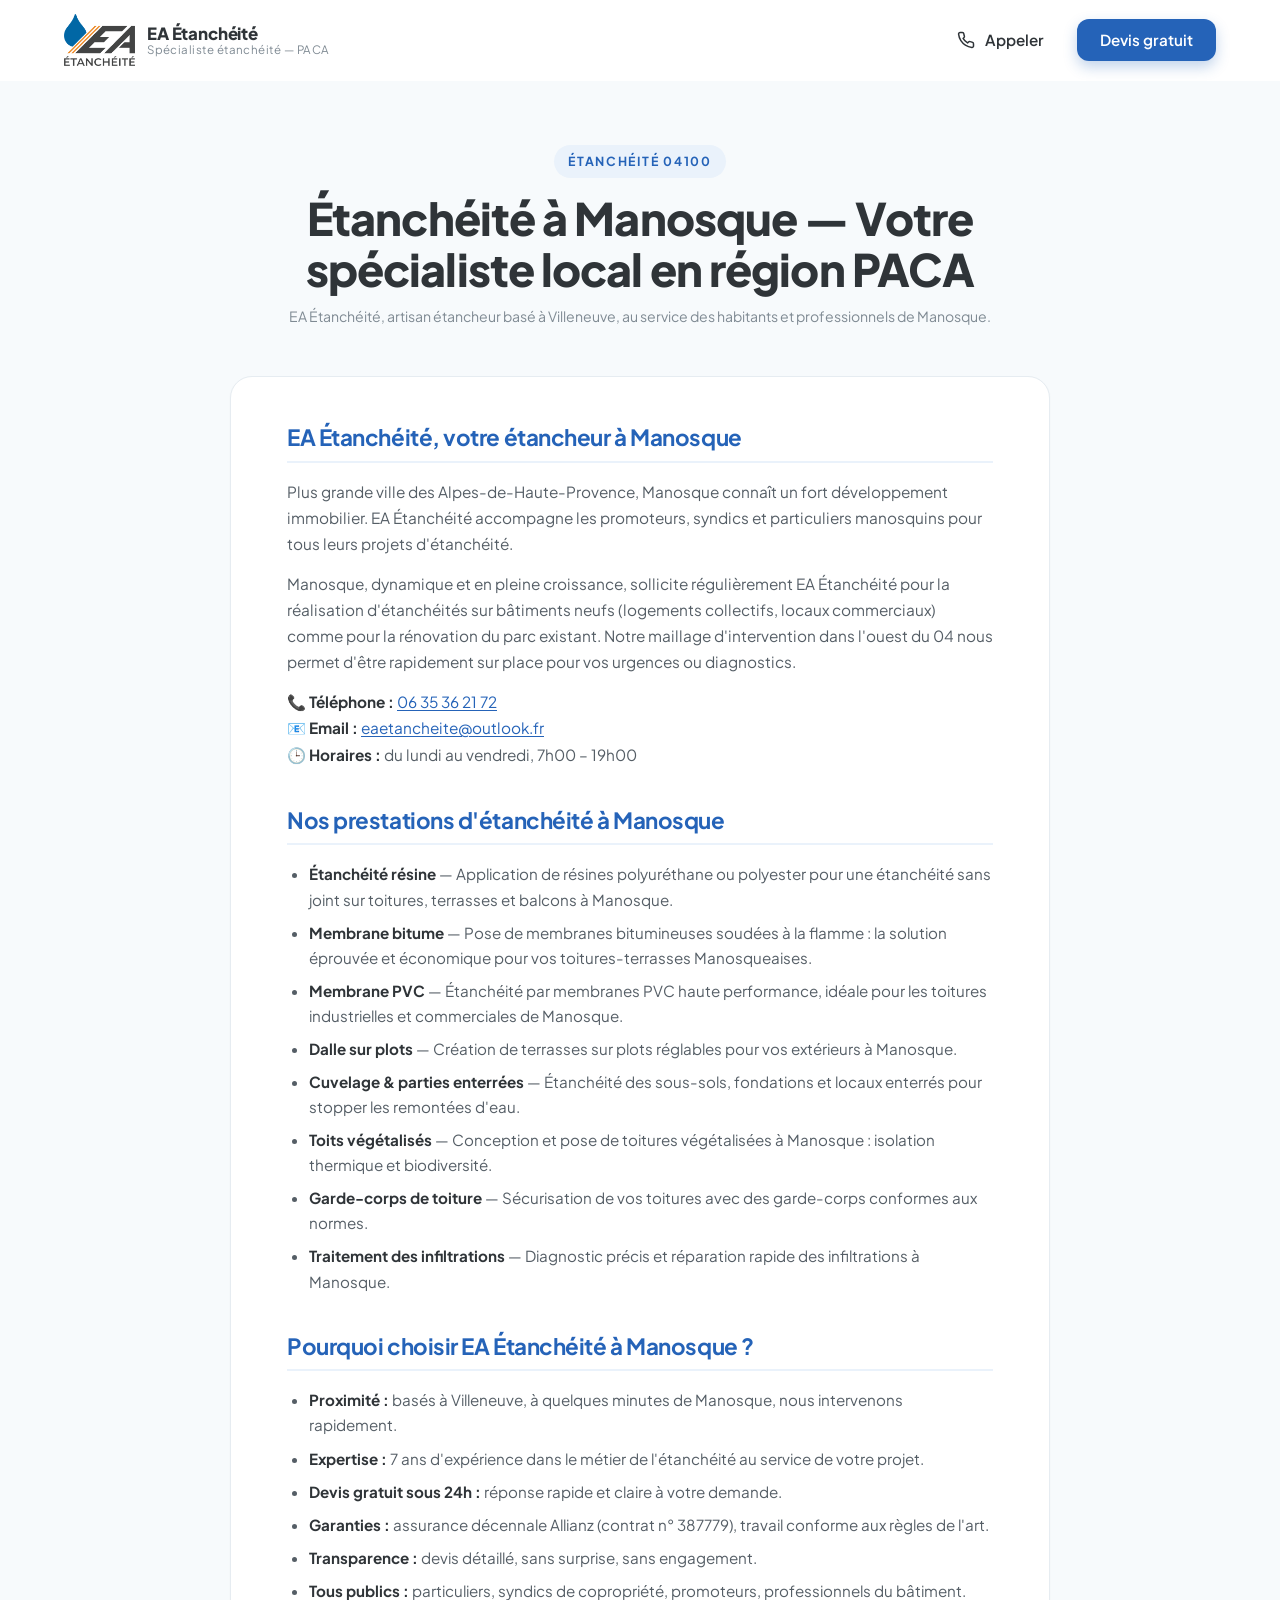
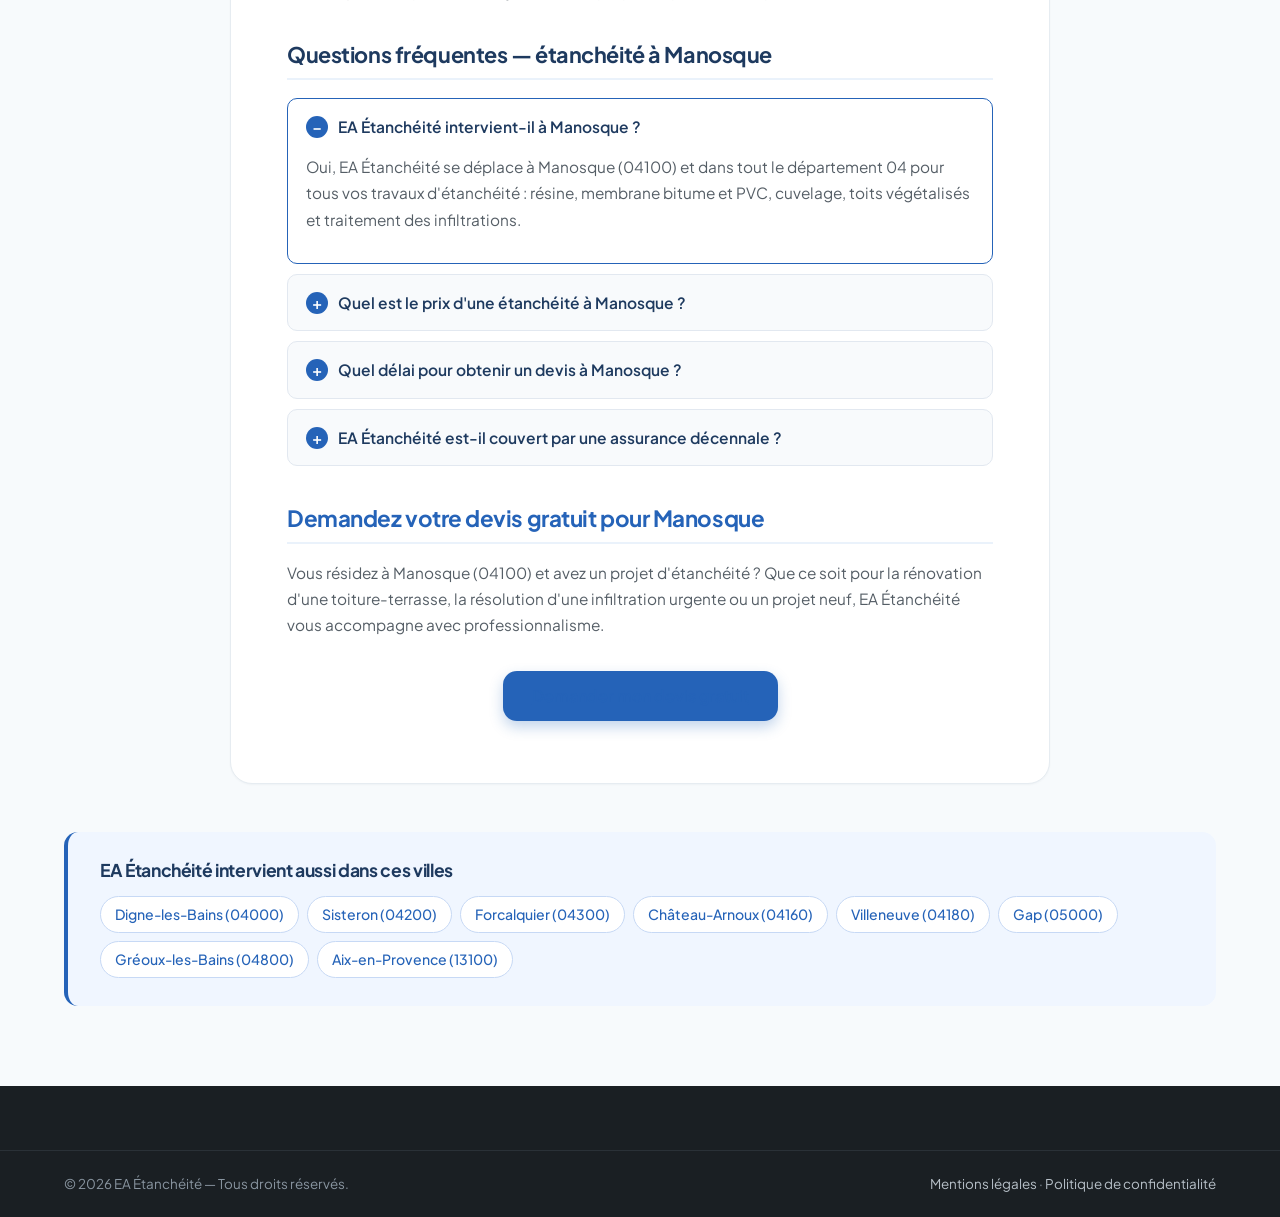
<file: etancheite-manosque.html>
<!DOCTYPE html>
<html lang="fr">
<head>
  <meta charset="UTF-8" />
  <meta name="viewport" content="width=device-width, initial-scale=1.0" />
  <meta name="theme-color" content="#2563B8" />
  <meta name="google-site-verification" content="21A23hBvWoWeiYxYy0OUREjKEm9LjW4agDq1hn0rhU4" />

  <title>Étanchéité Manosque (04100) — EA Étanchéité, votre artisan local · Devis gratuit 24h</title>
  <meta name="description" content="EA Étanchéité, spécialiste de l'étanchéité à Manosque (04100) et dans tout le département 04. Résine, membrane bitume & PVC, cuvelage, toits végétalisés, infiltrations. Devis gratuit sous 24h. Tél : 06 35 36 21 72." />
  <meta name="keywords" content="étanchéité Manosque, étancheur Manosque, étanchéité 04100, toiture terrasse Manosque, membrane bitume Manosque, résine étanchéité Manosque, cuvelage Manosque, infiltration Manosque, étanchéité Alpes-de-Haute-Provence, étanchéité 04" />
  <meta name="robots" content="index, follow" />
  <link rel="canonical" href="https://eaetancheite.fr/etancheite-manosque.html" />

  <meta property="og:type" content="website" />
  <meta property="og:locale" content="fr_FR" />
  <meta property="og:url" content="https://eaetancheite.fr/etancheite-manosque.html" />
  <meta property="og:title" content="Étanchéité Manosque (04100) — EA Étanchéité" />
  <meta property="og:description" content="Votre spécialiste local de l'étanchéité à Manosque. Devis gratuit sous 24h." />
  <meta property="og:image" content="https://eaetancheite.fr/assets/logo.png" />
  <meta property="og:site_name" content="EA Étanchéité" />

  <link rel="icon" href="assets/favicon.ico" sizes="any" />
  <link rel="icon" type="image/svg+xml" href="assets/favicon.svg" />
  <link rel="icon" type="image/png" sizes="32x32" href="assets/favicon-32.png" />
  <link rel="apple-touch-icon" sizes="180x180" href="assets/apple-touch-icon.png" />
  <link rel="preconnect" href="https://fonts.googleapis.com" />
  <link rel="preconnect" href="https://fonts.gstatic.com" crossorigin />
  <link href="https://fonts.googleapis.com/css2?family=Plus+Jakarta+Sans:wght@400;500;600;700;800&display=swap" rel="stylesheet" />
  <link rel="stylesheet" href="styles.css?v=4" />

  <!-- JSON-LD : Local Business pour la ville -->
  <script type="application/ld+json">
  {
    "@context": "https://schema.org",
    "@type": "RoofingContractor",
    "name": "EA Étanchéité — Manosque",
    "description": "Spécialiste de l'étanchéité à Manosque (04100) et dans tout le département des Alpes-de-Haute-Provence.",
    "url": "https://eaetancheite.fr/etancheite-manosque.html",
    "telephone": "+33635362172",
    "email": "eaetancheite@outlook.fr",
    "image": "https://eaetancheite.fr/assets/logo.png",
    "priceRange": "€€",
    "address": {
      "@type": "PostalAddress",
      "streetAddress": "Chemin de Fontereyne",
      "addressLocality": "Villeneuve",
      "postalCode": "04180",
      "addressRegion": "Provence-Alpes-Côte d'Azur",
      "addressCountry": "FR"
    },
    "geo": {
      "@type": "GeoCoordinates",
      "latitude": 43.8336,
      "longitude": 5.7831
    },
    "areaServed": {
      "@type": "City",
      "name": "Manosque",
      "containedInPlace": {
        "@type": "AdministrativeArea",
        "name": "Alpes-de-Haute-Provence"
      }
    },
    "openingHoursSpecification": [{
      "@type": "OpeningHoursSpecification",
      "dayOfWeek": ["Monday", "Tuesday", "Wednesday", "Thursday", "Friday"],
      "opens": "07:00",
      "closes": "19:00"
    }]
  }
  </script>

  <!-- JSON-LD : FAQ locale Manosque -->
  <script type="application/ld+json">
  {
    "@context": "https://schema.org",
    "@type": "FAQPage",
    "mainEntity": [
      {
        "@type": "Question",
        "name": "EA Étanchéité intervient-il à Manosque ?",
        "acceptedAnswer": { "@type": "Answer", "text": "Oui, EA Étanchéité intervient à Manosque (04100) et dans tout le département des Alpes-de-Haute-Provence pour vos travaux d'étanchéité : résine, membrane bitume, membrane PVC, cuvelage, toits végétalisés et traitement des infiltrations. Appelez le 06 35 36 21 72." }
      },
      {
        "@type": "Question",
        "name": "Quel est le prix d'une étanchéité à Manosque ?",
        "acceptedAnswer": { "@type": "Answer", "text": "Le coût dépend de la surface à traiter et du système choisi (résine, bitume, PVC...). EA Étanchéité vous propose un devis gratuit et détaillé sous 24h, sans engagement." }
      },
      {
        "@type": "Question",
        "name": "Quel délai pour obtenir un devis étanchéité à Manosque ?",
        "acceptedAnswer": { "@type": "Answer", "text": "EA Étanchéité s'engage à vous répondre sous 24h après réception de votre demande. Contactez-nous au 06 35 36 21 72 ou via le formulaire en ligne." }
      },
      {
        "@type": "Question",
        "name": "EA Étanchéité est-il couvert par une assurance décennale ?",
        "acceptedAnswer": { "@type": "Answer", "text": "Oui, tous les travaux d'EA Étanchéité sont couverts par une assurance décennale Allianz (contrat n° 387779), vous garantissant une protection de 10 ans." }
      }
    ]
  }
  </script>
</head>
<body>
  <a href="#main" class="skip-link">Aller au contenu</a>

  <header class="site-header" id="siteHeader">
    <div class="container header-inner">
      <a href="index.html" class="brand" aria-label="EA Étanchéité — accueil">
        <img src="assets/logo.png" alt="Logo EA Étanchéité" class="brand-logo" width="536" height="392" />
        <span class="brand-text">
          <span class="brand-name">EA Étanchéité</span>
          <span class="brand-tag">Spécialiste étanchéité — PACA</span>
        </span>
      </a>
      <div class="header-cta">
        <a href="tel:+33635362172" class="btn btn-ghost" aria-label="Appeler EA Étanchéité">
          <svg viewBox="0 0 24 24" fill="none" stroke="currentColor" stroke-width="2" stroke-linecap="round" stroke-linejoin="round" aria-hidden="true"><path d="M22 16.92v3a2 2 0 0 1-2.18 2 19.79 19.79 0 0 1-8.63-3.07 19.5 19.5 0 0 1-6-6 19.79 19.79 0 0 1-3.07-8.67A2 2 0 0 1 4.11 2h3a2 2 0 0 1 2 1.72 12.84 12.84 0 0 0 .7 2.81 2 2 0 0 1-.45 2.11L8.09 9.91a16 16 0 0 0 6 6l1.27-1.27a2 2 0 0 1 2.11-.45 12.84 12.84 0 0 0 2.81.7A2 2 0 0 1 22 16.92z"/></svg>
          <span>Appeler</span>
        </a>
        <a href="index.html#devis" class="btn btn-primary">Devis gratuit</a>
      </div>
    </div>
  </header>

  <main id="main" class="legal-page">
    <div class="container">
      <header class="legal-header">
        <span class="eyebrow">Étanchéité 04100</span>
        <h1>Étanchéité à Manosque — Votre spécialiste local en région PACA</h1>
        <p class="legal-updated">EA Étanchéité, artisan étancheur basé à Villeneuve, au service des habitants et professionnels de Manosque.</p>
      </header>

      <article class="legal-content">
        <section>
          <h2>EA Étanchéité, votre étancheur à Manosque</h2>
          <p>Plus grande ville des Alpes-de-Haute-Provence, Manosque conna&icirc;t un fort d&eacute;veloppement immobilier. EA &Eacute;tanch&eacute;it&eacute; accompagne les promoteurs, syndics et particuliers manosquins pour tous leurs projets d'&eacute;tanch&eacute;it&eacute;.</p>
          <p>Manosque, dynamique et en pleine croissance, sollicite r&eacute;guli&egrave;rement EA &Eacute;tanch&eacute;it&eacute; pour la r&eacute;alisation d'&eacute;tanch&eacute;it&eacute;s sur b&acirc;timents neufs (logements collectifs, locaux commerciaux) comme pour la r&eacute;novation du parc existant. Notre maillage d'intervention dans l'ouest du 04 nous permet d'&ecirc;tre rapidement sur place pour vos urgences ou diagnostics.</p>
          <p><strong>📞 Téléphone&nbsp;:</strong> <a href="tel:+33635362172">06 35 36 21 72</a><br />
          <strong>📧 Email&nbsp;:</strong> <a href="mailto:eaetancheite@outlook.fr">eaetancheite@outlook.fr</a><br />
          <strong>🕒 Horaires&nbsp;:</strong> du lundi au vendredi, 7h00 – 19h00</p>
        </section>

        <section>
          <h2>Nos prestations d'étanchéité à Manosque</h2>
          <ul>
            <li><strong>Étanchéité résine</strong> — Application de résines polyuréthane ou polyester pour une étanchéité sans joint sur toitures, terrasses et balcons à Manosque.</li>
            <li><strong>Membrane bitume</strong> — Pose de membranes bitumineuses soudées à la flamme : la solution éprouvée et économique pour vos toitures-terrasses Manosqueaises.</li>
            <li><strong>Membrane PVC</strong> — Étanchéité par membranes PVC haute performance, idéale pour les toitures industrielles et commerciales de Manosque.</li>
            <li><strong>Dalle sur plots</strong> — Création de terrasses sur plots réglables pour vos extérieurs à Manosque.</li>
            <li><strong>Cuvelage & parties enterrées</strong> — Étanchéité des sous-sols, fondations et locaux enterrés pour stopper les remontées d'eau.</li>
            <li><strong>Toits végétalisés</strong> — Conception et pose de toitures végétalisées à Manosque : isolation thermique et biodiversité.</li>
            <li><strong>Garde-corps de toiture</strong> — Sécurisation de vos toitures avec des garde-corps conformes aux normes.</li>
            <li><strong>Traitement des infiltrations</strong> — Diagnostic précis et réparation rapide des infiltrations à Manosque.</li>
          </ul>
        </section>

        <section>
          <h2>Pourquoi choisir EA Étanchéité à Manosque&nbsp;?</h2>
          <ul>
            <li><strong>Proximité&nbsp;:</strong> basés à Villeneuve, à quelques minutes de Manosque, nous intervenons rapidement.</li>
            <li><strong>Expertise&nbsp;:</strong> 7 ans d'expérience dans le métier de l'étanchéité au service de votre projet.</li>
            <li><strong>Devis gratuit sous 24h&nbsp;:</strong> réponse rapide et claire à votre demande.</li>
            <li><strong>Garanties&nbsp;:</strong> assurance décennale Allianz (contrat n°&nbsp;387779), travail conforme aux règles de l'art.</li>
            <li><strong>Transparence&nbsp;:</strong> devis détaillé, sans surprise, sans engagement.</li>
            <li><strong>Tous publics&nbsp;:</strong> particuliers, syndics de copropriété, promoteurs, professionnels du bâtiment.</li>
          </ul>
        </section>

        <section class="city-faq">
          <h2>Questions fréquentes — étanchéité à Manosque</h2>
          <details open>
            <summary>EA Étanchéité intervient-il à Manosque ?</summary>
            <div class="faq-body"><p>Oui, EA Étanchéité se déplace à Manosque (04100) et dans tout le département 04 pour tous vos travaux d'étanchéité : résine, membrane bitume et PVC, cuvelage, toits végétalisés et traitement des infiltrations.</p></div>
          </details>
          <details>
            <summary>Quel est le prix d'une étanchéité à Manosque ?</summary>
            <div class="faq-body"><p>Le coût dépend de la surface et du système choisi (résine, bitume, PVC…). EA Étanchéité vous propose un <strong>devis gratuit et détaillé sous 24h</strong>, sans engagement.</p></div>
          </details>
          <details>
            <summary>Quel délai pour obtenir un devis à Manosque ?</summary>
            <div class="faq-body"><p>Nous nous engageons à vous répondre <strong>sous 24h</strong>. Appelez le <a href="tel:+33635362172">06 35 36 21 72</a> ou remplissez le formulaire en ligne.</p></div>
          </details>
          <details>
            <summary>EA Étanchéité est-il couvert par une assurance décennale ?</summary>
            <div class="faq-body"><p>Oui, tous nos travaux sont garantis 10 ans par l'assurance décennale <strong>Allianz (contrat n° 387779)</strong>.</p></div>
          </details>
        </section>

        <section>
          <h2>Demandez votre devis gratuit pour Manosque</h2>
          <p>Vous résidez à Manosque (04100) et avez un projet d'étanchéité&nbsp;? Que ce soit pour la rénovation d'une toiture-terrasse, la résolution d'une infiltration urgente ou un projet neuf, EA Étanchéité vous accompagne avec professionnalisme.</p>
          <p style="text-align: center; margin-top: 32px;">
            <a href="index.html#devis" class="btn btn-primary btn-lg" style="display: inline-flex;">Demander mon devis gratuit</a>
          </p>
        </section>
      </article>

      <nav class="zones-nav" aria-label="Autres zones d'intervention EA Étanchéité">
        <h2>EA Étanchéité intervient aussi dans ces villes</h2>
        <ul>
          <li><a href="etancheite-digne-les-bains.html">Digne-les-Bains (04000)</a></li>
          <li><a href="etancheite-sisteron.html">Sisteron (04200)</a></li>
          <li><a href="etancheite-forcalquier.html">Forcalquier (04300)</a></li>
          <li><a href="etancheite-chateau-arnoux-saint-auban.html">Château-Arnoux (04160)</a></li>
          <li><a href="etancheite-villeneuve.html">Villeneuve (04180)</a></li>
          <li><a href="etancheite-gap.html">Gap (05000)</a></li>
          <li><a href="etancheite-greoux-les-bains.html">Gréoux-les-Bains (04800)</a></li>
          <li><a href="etancheite-aix-en-provence.html">Aix-en-Provence (13100)</a></li>
        </ul>
      </nav>
    </div>
  </main>

  <footer class="site-footer">
    <div class="footer-bottom">
      <div class="container">
        <p>© <span id="year">2026</span> EA Étanchéité — Tous droits réservés.</p>
        <p>
          <a href="mentions-legales.html">Mentions légales</a> · <a href="politique-confidentialite.html">Politique de confidentialité</a>
        </p>
      </div>
    </div>
  </footer>

  <script src="script.js?v=3"></script>
</body>
</html>
</file>
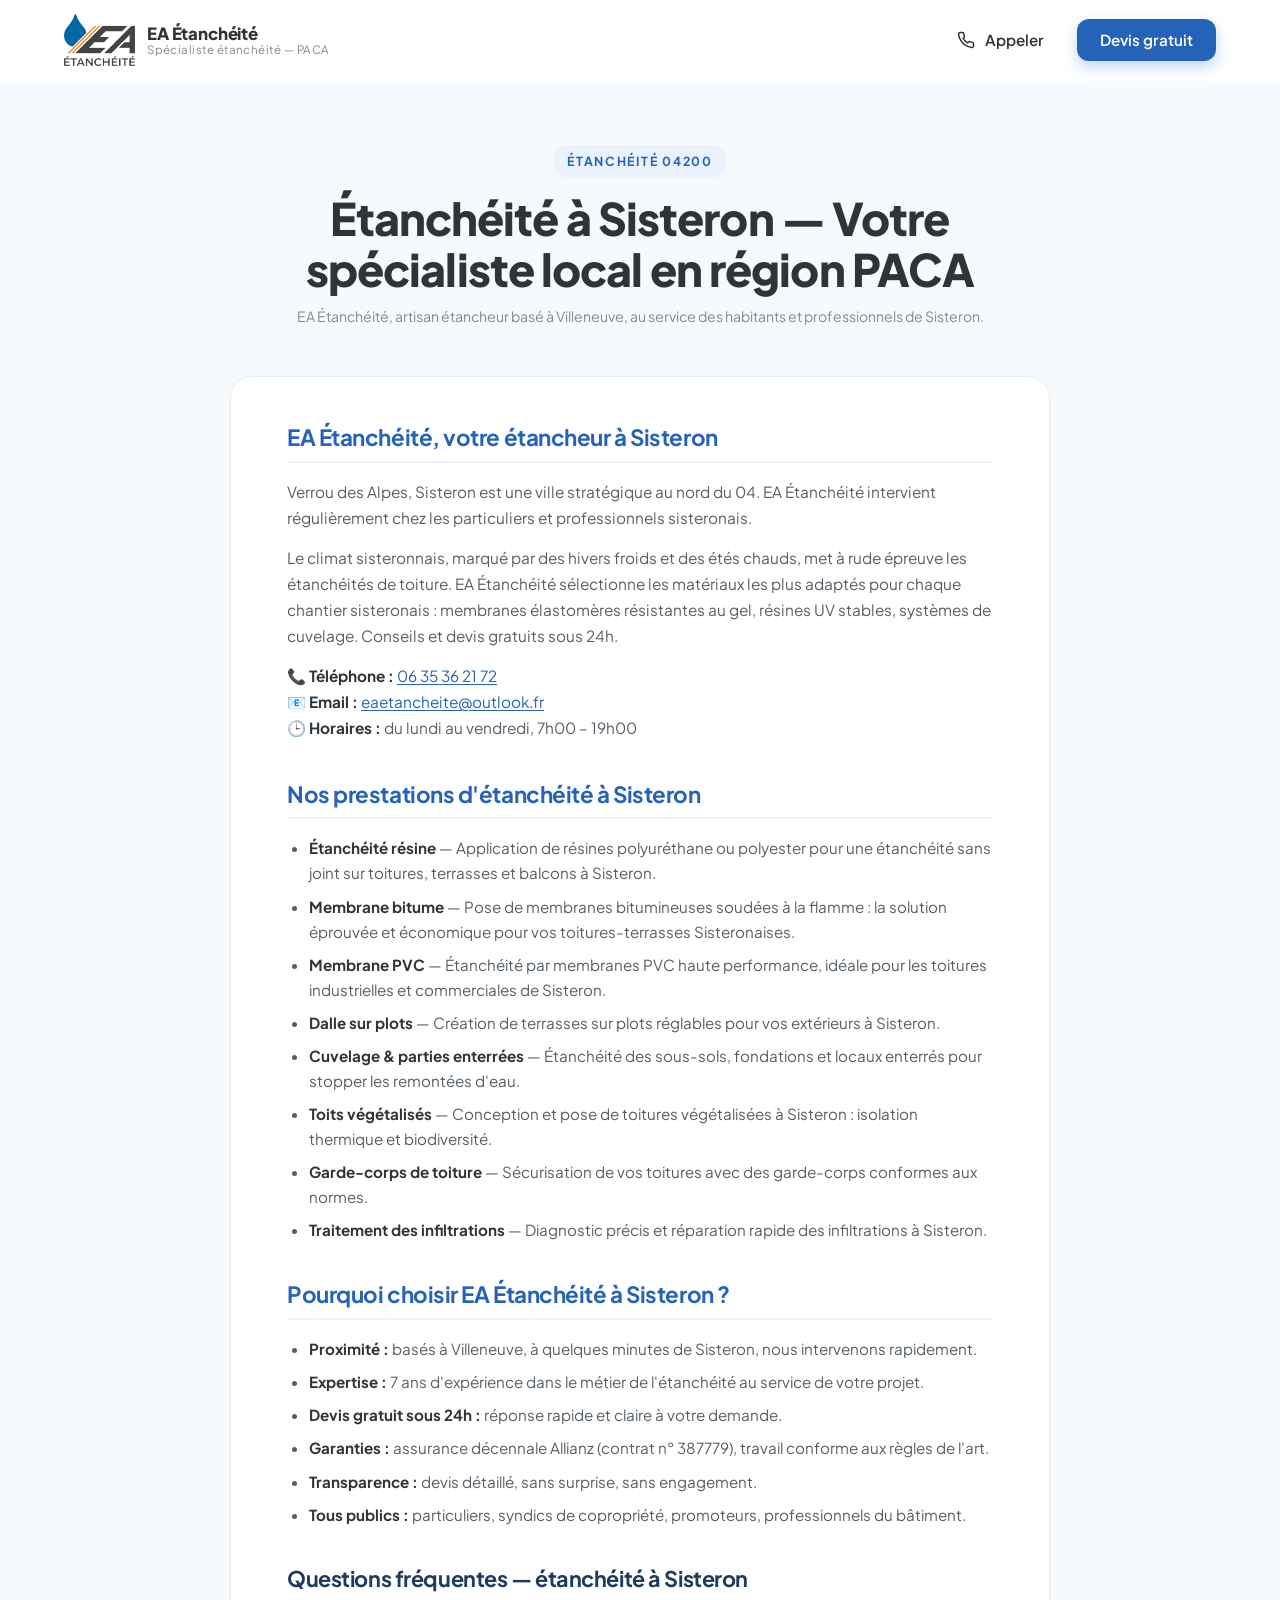
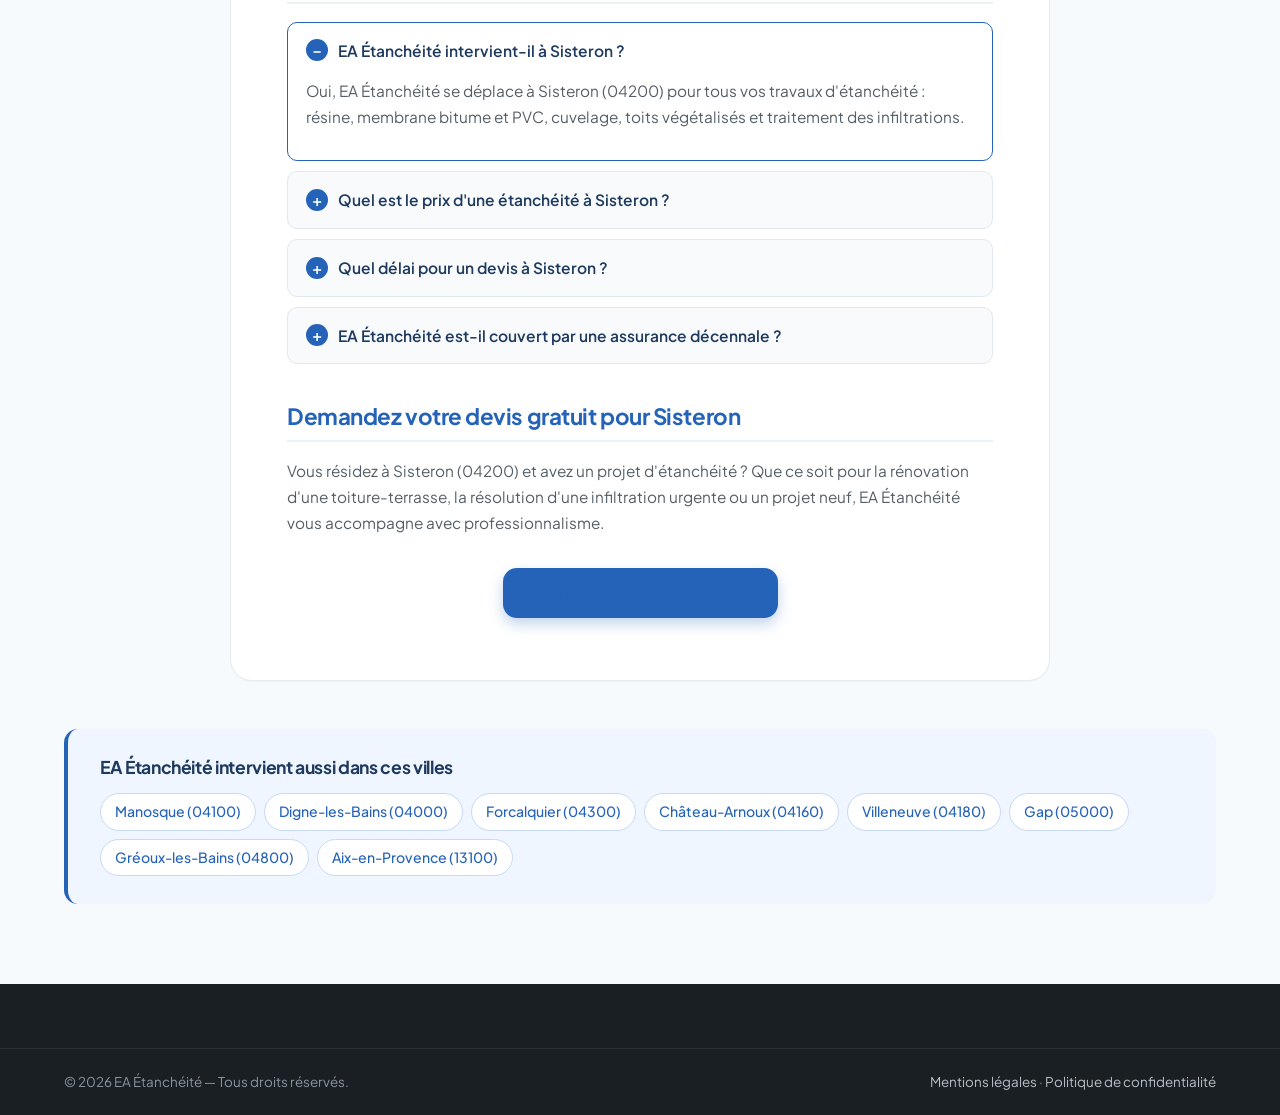
<file: etancheite-sisteron.html>
<!DOCTYPE html>
<html lang="fr">
<head>
  <meta charset="UTF-8" />
  <meta name="viewport" content="width=device-width, initial-scale=1.0" />
  <meta name="theme-color" content="#2563B8" />
  <meta name="google-site-verification" content="21A23hBvWoWeiYxYy0OUREjKEm9LjW4agDq1hn0rhU4" />

  <title>Étanchéité Sisteron (04200) — EA Étanchéité, votre artisan local · Devis gratuit 24h</title>
  <meta name="description" content="EA Étanchéité, spécialiste de l'étanchéité à Sisteron (04200) et dans tout le département 04. Résine, membrane bitume & PVC, cuvelage, toits végétalisés, infiltrations. Devis gratuit sous 24h. Tél : 06 35 36 21 72." />
  <meta name="keywords" content="étanchéité Sisteron, étancheur Sisteron, étanchéité 04200, toiture terrasse Sisteron, membrane bitume Sisteron, résine étanchéité Sisteron, cuvelage Sisteron, infiltration Sisteron, étanchéité Alpes-de-Haute-Provence, étanchéité 04" />
  <meta name="robots" content="index, follow" />
  <link rel="canonical" href="https://eaetancheite.fr/etancheite-sisteron.html" />

  <meta property="og:type" content="website" />
  <meta property="og:locale" content="fr_FR" />
  <meta property="og:url" content="https://eaetancheite.fr/etancheite-sisteron.html" />
  <meta property="og:title" content="Étanchéité Sisteron (04200) — EA Étanchéité" />
  <meta property="og:description" content="Votre spécialiste local de l'étanchéité à Sisteron. Devis gratuit sous 24h." />
  <meta property="og:image" content="https://eaetancheite.fr/assets/logo.png" />
  <meta property="og:site_name" content="EA Étanchéité" />

  <link rel="icon" href="assets/favicon.ico" sizes="any" />
  <link rel="icon" type="image/svg+xml" href="assets/favicon.svg" />
  <link rel="icon" type="image/png" sizes="32x32" href="assets/favicon-32.png" />
  <link rel="apple-touch-icon" sizes="180x180" href="assets/apple-touch-icon.png" />
  <link rel="preconnect" href="https://fonts.googleapis.com" />
  <link rel="preconnect" href="https://fonts.gstatic.com" crossorigin />
  <link href="https://fonts.googleapis.com/css2?family=Plus+Jakarta+Sans:wght@400;500;600;700;800&display=swap" rel="stylesheet" />
  <link rel="stylesheet" href="styles.css?v=4" />

  <!-- JSON-LD : Local Business pour la ville -->
  <script type="application/ld+json">
  {
    "@context": "https://schema.org",
    "@type": "RoofingContractor",
    "name": "EA Étanchéité — Sisteron",
    "description": "Spécialiste de l'étanchéité à Sisteron (04200) et dans tout le département des Alpes-de-Haute-Provence.",
    "url": "https://eaetancheite.fr/etancheite-sisteron.html",
    "telephone": "+33635362172",
    "email": "eaetancheite@outlook.fr",
    "image": "https://eaetancheite.fr/assets/logo.png",
    "priceRange": "€€",
    "address": {
      "@type": "PostalAddress",
      "streetAddress": "Chemin de Fontereyne",
      "addressLocality": "Villeneuve",
      "postalCode": "04180",
      "addressRegion": "Provence-Alpes-Côte d'Azur",
      "addressCountry": "FR"
    },
    "geo": {
      "@type": "GeoCoordinates",
      "latitude": 44.1944,
      "longitude": 5.9425
    },
    "areaServed": {
      "@type": "City",
      "name": "Sisteron",
      "containedInPlace": {
        "@type": "AdministrativeArea",
        "name": "Alpes-de-Haute-Provence"
      }
    },
    "openingHoursSpecification": [{
      "@type": "OpeningHoursSpecification",
      "dayOfWeek": ["Monday", "Tuesday", "Wednesday", "Thursday", "Friday"],
      "opens": "07:00",
      "closes": "19:00"
    }]
  }
  </script>

  <script type="application/ld+json">
  {
    "@context": "https://schema.org",
    "@type": "FAQPage",
    "mainEntity": [
      { "@type": "Question", "name": "EA Étanchéité intervient-il à Sisteron ?", "acceptedAnswer": { "@type": "Answer", "text": "Oui, EA Étanchéité intervient à Sisteron (04200) et dans toute la région pour tous vos travaux d'étanchéité : résine, membrane bitume et PVC, cuvelage, toits végétalisés et traitement des infiltrations. Tél : 06 35 36 21 72." } },
      { "@type": "Question", "name": "Quel est le prix d'une étanchéité à Sisteron ?", "acceptedAnswer": { "@type": "Answer", "text": "Le coût varie selon la surface et le système choisi. EA Étanchéité vous remet un devis gratuit et détaillé sous 24h, sans engagement." } },
      { "@type": "Question", "name": "Quel délai pour un devis étanchéité à Sisteron ?", "acceptedAnswer": { "@type": "Answer", "text": "EA Étanchéité s'engage à vous répondre sous 24h. Contactez-nous au 06 35 36 21 72 ou via le formulaire de contact." } },
      { "@type": "Question", "name": "EA Étanchéité possède-t-il une assurance décennale ?", "acceptedAnswer": { "@type": "Answer", "text": "Oui, tous nos travaux sont couverts par l'assurance décennale Allianz (contrat n° 387779), garantissant vos ouvrages 10 ans." } }
    ]
  }
  </script>
</head>
<body>
  <a href="#main" class="skip-link">Aller au contenu</a>

  <header class="site-header" id="siteHeader">
    <div class="container header-inner">
      <a href="index.html" class="brand" aria-label="EA Étanchéité — accueil">
        <img src="assets/logo.png" alt="Logo EA Étanchéité" class="brand-logo" width="536" height="392" />
        <span class="brand-text">
          <span class="brand-name">EA Étanchéité</span>
          <span class="brand-tag">Spécialiste étanchéité — PACA</span>
        </span>
      </a>
      <div class="header-cta">
        <a href="tel:+33635362172" class="btn btn-ghost" aria-label="Appeler EA Étanchéité">
          <svg viewBox="0 0 24 24" fill="none" stroke="currentColor" stroke-width="2" stroke-linecap="round" stroke-linejoin="round" aria-hidden="true"><path d="M22 16.92v3a2 2 0 0 1-2.18 2 19.79 19.79 0 0 1-8.63-3.07 19.5 19.5 0 0 1-6-6 19.79 19.79 0 0 1-3.07-8.67A2 2 0 0 1 4.11 2h3a2 2 0 0 1 2 1.72 12.84 12.84 0 0 0 .7 2.81 2 2 0 0 1-.45 2.11L8.09 9.91a16 16 0 0 0 6 6l1.27-1.27a2 2 0 0 1 2.11-.45 12.84 12.84 0 0 0 2.81.7A2 2 0 0 1 22 16.92z"/></svg>
          <span>Appeler</span>
        </a>
        <a href="index.html#devis" class="btn btn-primary">Devis gratuit</a>
      </div>
    </div>
  </header>

  <main id="main" class="legal-page">
    <div class="container">
      <header class="legal-header">
        <span class="eyebrow">Étanchéité 04200</span>
        <h1>Étanchéité à Sisteron — Votre spécialiste local en région PACA</h1>
        <p class="legal-updated">EA Étanchéité, artisan étancheur basé à Villeneuve, au service des habitants et professionnels de Sisteron.</p>
      </header>

      <article class="legal-content">
        <section>
          <h2>EA Étanchéité, votre étancheur à Sisteron</h2>
          <p>Verrou des Alpes, Sisteron est une ville strat&eacute;gique au nord du 04. EA &Eacute;tanch&eacute;it&eacute; intervient r&eacute;guli&egrave;rement chez les particuliers et professionnels sisteronais.</p>
          <p>Le climat sisteronnais, marqu&eacute; par des hivers froids et des &eacute;t&eacute;s chauds, met &agrave; rude &eacute;preuve les &eacute;tanch&eacute;it&eacute;s de toiture. EA &Eacute;tanch&eacute;it&eacute; s&eacute;lectionne les mat&eacute;riaux les plus adapt&eacute;s pour chaque chantier sisteronais : membranes &eacute;lastom&egrave;res r&eacute;sistantes au gel, r&eacute;sines UV stables, syst&egrave;mes de cuvelage. Conseils et devis gratuits sous 24h.</p>
          <p><strong>📞 Téléphone&nbsp;:</strong> <a href="tel:+33635362172">06 35 36 21 72</a><br />
          <strong>📧 Email&nbsp;:</strong> <a href="mailto:eaetancheite@outlook.fr">eaetancheite@outlook.fr</a><br />
          <strong>🕒 Horaires&nbsp;:</strong> du lundi au vendredi, 7h00 – 19h00</p>
        </section>

        <section>
          <h2>Nos prestations d'étanchéité à Sisteron</h2>
          <ul>
            <li><strong>Étanchéité résine</strong> — Application de résines polyuréthane ou polyester pour une étanchéité sans joint sur toitures, terrasses et balcons à Sisteron.</li>
            <li><strong>Membrane bitume</strong> — Pose de membranes bitumineuses soudées à la flamme : la solution éprouvée et économique pour vos toitures-terrasses Sisteronaises.</li>
            <li><strong>Membrane PVC</strong> — Étanchéité par membranes PVC haute performance, idéale pour les toitures industrielles et commerciales de Sisteron.</li>
            <li><strong>Dalle sur plots</strong> — Création de terrasses sur plots réglables pour vos extérieurs à Sisteron.</li>
            <li><strong>Cuvelage & parties enterrées</strong> — Étanchéité des sous-sols, fondations et locaux enterrés pour stopper les remontées d'eau.</li>
            <li><strong>Toits végétalisés</strong> — Conception et pose de toitures végétalisées à Sisteron : isolation thermique et biodiversité.</li>
            <li><strong>Garde-corps de toiture</strong> — Sécurisation de vos toitures avec des garde-corps conformes aux normes.</li>
            <li><strong>Traitement des infiltrations</strong> — Diagnostic précis et réparation rapide des infiltrations à Sisteron.</li>
          </ul>
        </section>

        <section>
          <h2>Pourquoi choisir EA Étanchéité à Sisteron&nbsp;?</h2>
          <ul>
            <li><strong>Proximité&nbsp;:</strong> basés à Villeneuve, à quelques minutes de Sisteron, nous intervenons rapidement.</li>
            <li><strong>Expertise&nbsp;:</strong> 7 ans d'expérience dans le métier de l'étanchéité au service de votre projet.</li>
            <li><strong>Devis gratuit sous 24h&nbsp;:</strong> réponse rapide et claire à votre demande.</li>
            <li><strong>Garanties&nbsp;:</strong> assurance décennale Allianz (contrat n°&nbsp;387779), travail conforme aux règles de l'art.</li>
            <li><strong>Transparence&nbsp;:</strong> devis détaillé, sans surprise, sans engagement.</li>
            <li><strong>Tous publics&nbsp;:</strong> particuliers, syndics de copropriété, promoteurs, professionnels du bâtiment.</li>
          </ul>
        </section>

        <section class="city-faq">
          <h2>Questions fréquentes — étanchéité à Sisteron</h2>
          <details open>
            <summary>EA Étanchéité intervient-il à Sisteron ?</summary>
            <div class="faq-body"><p>Oui, EA Étanchéité se déplace à Sisteron (04200) pour tous vos travaux d'étanchéité : résine, membrane bitume et PVC, cuvelage, toits végétalisés et traitement des infiltrations.</p></div>
          </details>
          <details>
            <summary>Quel est le prix d'une étanchéité à Sisteron ?</summary>
            <div class="faq-body"><p>Le coût dépend de la surface et du système choisi. EA Étanchéité vous remet un <strong>devis gratuit et détaillé sous 24h</strong>, sans engagement.</p></div>
          </details>
          <details>
            <summary>Quel délai pour un devis à Sisteron ?</summary>
            <div class="faq-body"><p>Nous nous engageons à vous répondre <strong>sous 24h</strong>. Appelez le <a href="tel:+33635362172">06 35 36 21 72</a> ou remplissez le formulaire en ligne.</p></div>
          </details>
          <details>
            <summary>EA Étanchéité est-il couvert par une assurance décennale ?</summary>
            <div class="faq-body"><p>Oui, tous nos travaux sont garantis 10 ans par l'assurance décennale <strong>Allianz (contrat n° 387779)</strong>.</p></div>
          </details>
        </section>

        <section>
          <h2>Demandez votre devis gratuit pour Sisteron</h2>
          <p>Vous résidez à Sisteron (04200) et avez un projet d'étanchéité&nbsp;? Que ce soit pour la rénovation d'une toiture-terrasse, la résolution d'une infiltration urgente ou un projet neuf, EA Étanchéité vous accompagne avec professionnalisme.</p>
          <p style="text-align: center; margin-top: 32px;">
            <a href="index.html#devis" class="btn btn-primary btn-lg" style="display: inline-flex;">Demander mon devis gratuit</a>
          </p>
        </section>
      </article>

      <nav class="zones-nav" aria-label="Autres zones d'intervention EA Étanchéité">
        <h2>EA Étanchéité intervient aussi dans ces villes</h2>
        <ul>
          <li><a href="etancheite-manosque.html">Manosque (04100)</a></li>
          <li><a href="etancheite-digne-les-bains.html">Digne-les-Bains (04000)</a></li>
          <li><a href="etancheite-forcalquier.html">Forcalquier (04300)</a></li>
          <li><a href="etancheite-chateau-arnoux-saint-auban.html">Château-Arnoux (04160)</a></li>
          <li><a href="etancheite-villeneuve.html">Villeneuve (04180)</a></li>
          <li><a href="etancheite-gap.html">Gap (05000)</a></li>
          <li><a href="etancheite-greoux-les-bains.html">Gréoux-les-Bains (04800)</a></li>
          <li><a href="etancheite-aix-en-provence.html">Aix-en-Provence (13100)</a></li>
        </ul>
      </nav>
    </div>
  </main>

  <footer class="site-footer">
    <div class="footer-bottom">
      <div class="container">
        <p>© <span id="year">2026</span> EA Étanchéité — Tous droits réservés.</p>
        <p>
          <a href="mentions-legales.html">Mentions légales</a> · <a href="politique-confidentialite.html">Politique de confidentialité</a>
        </p>
      </div>
    </div>
  </footer>

  <script src="script.js?v=3"></script>
</body>
</html>
</file>
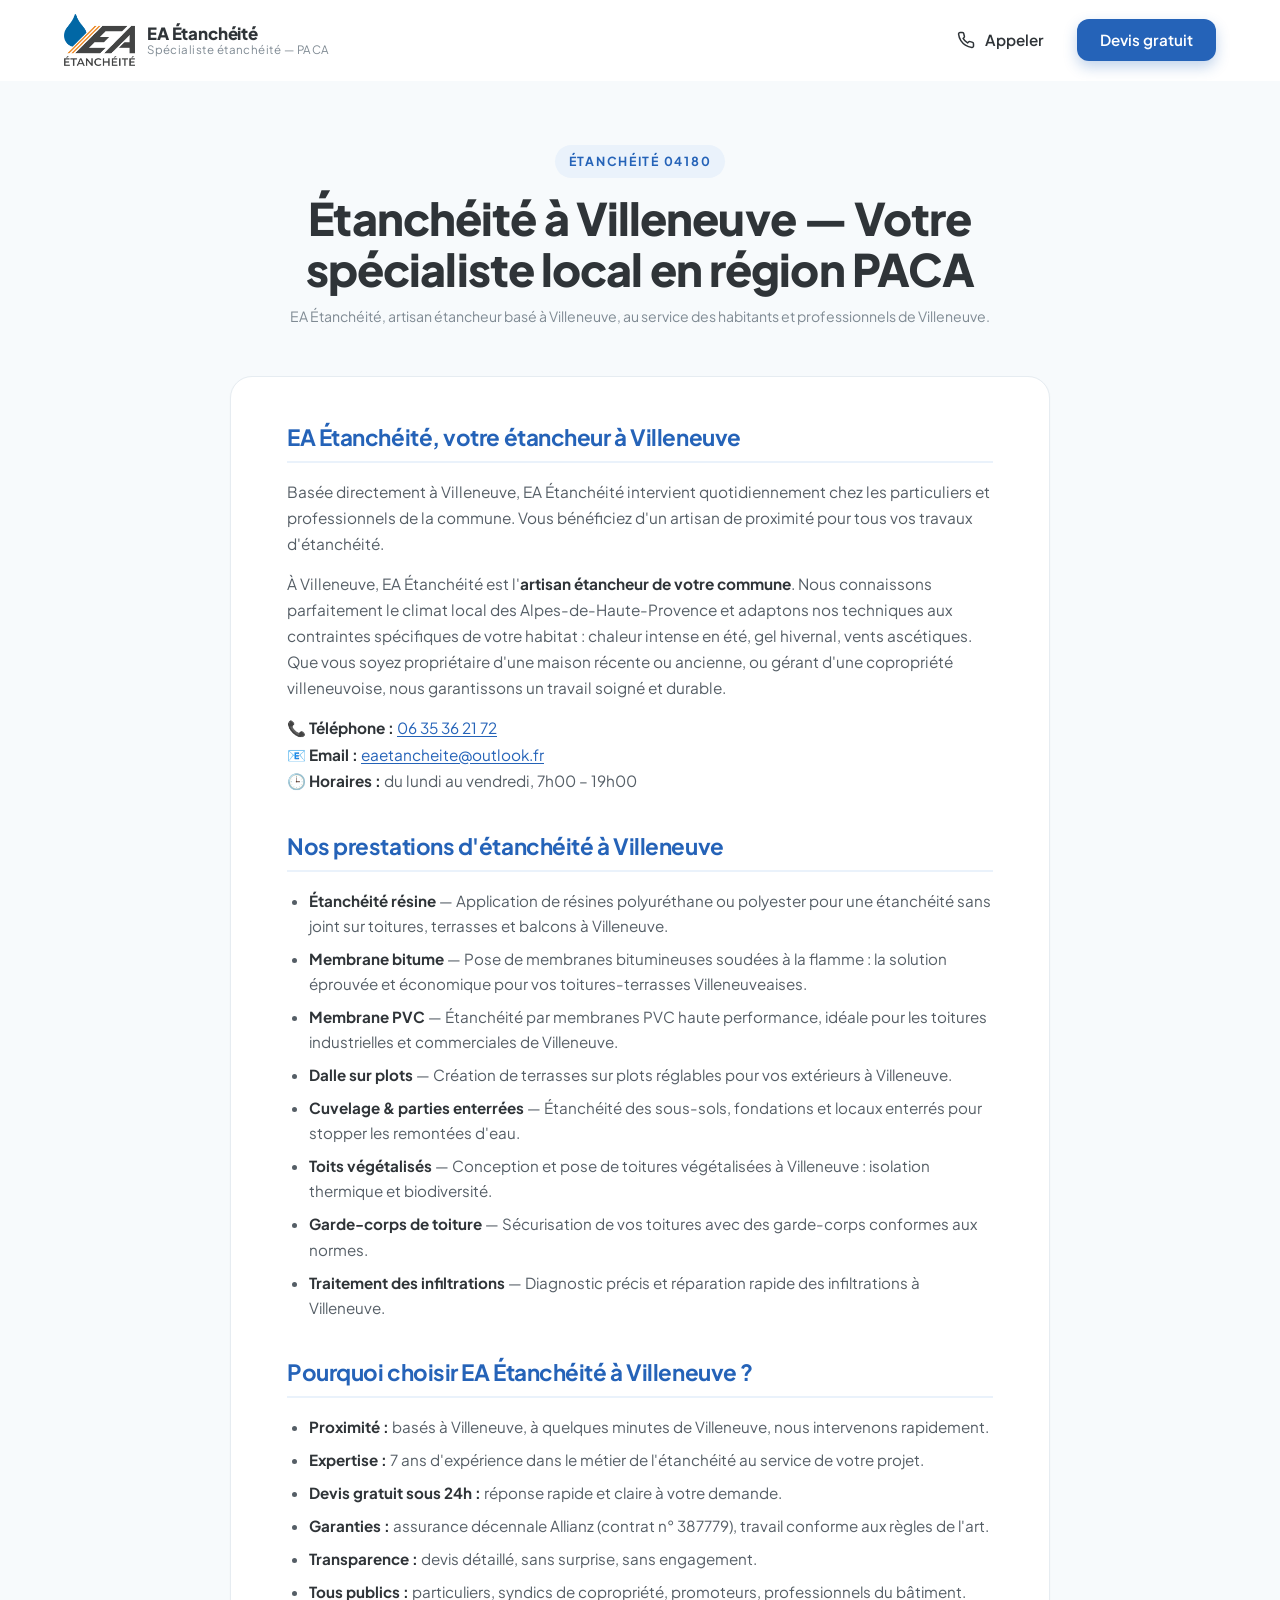
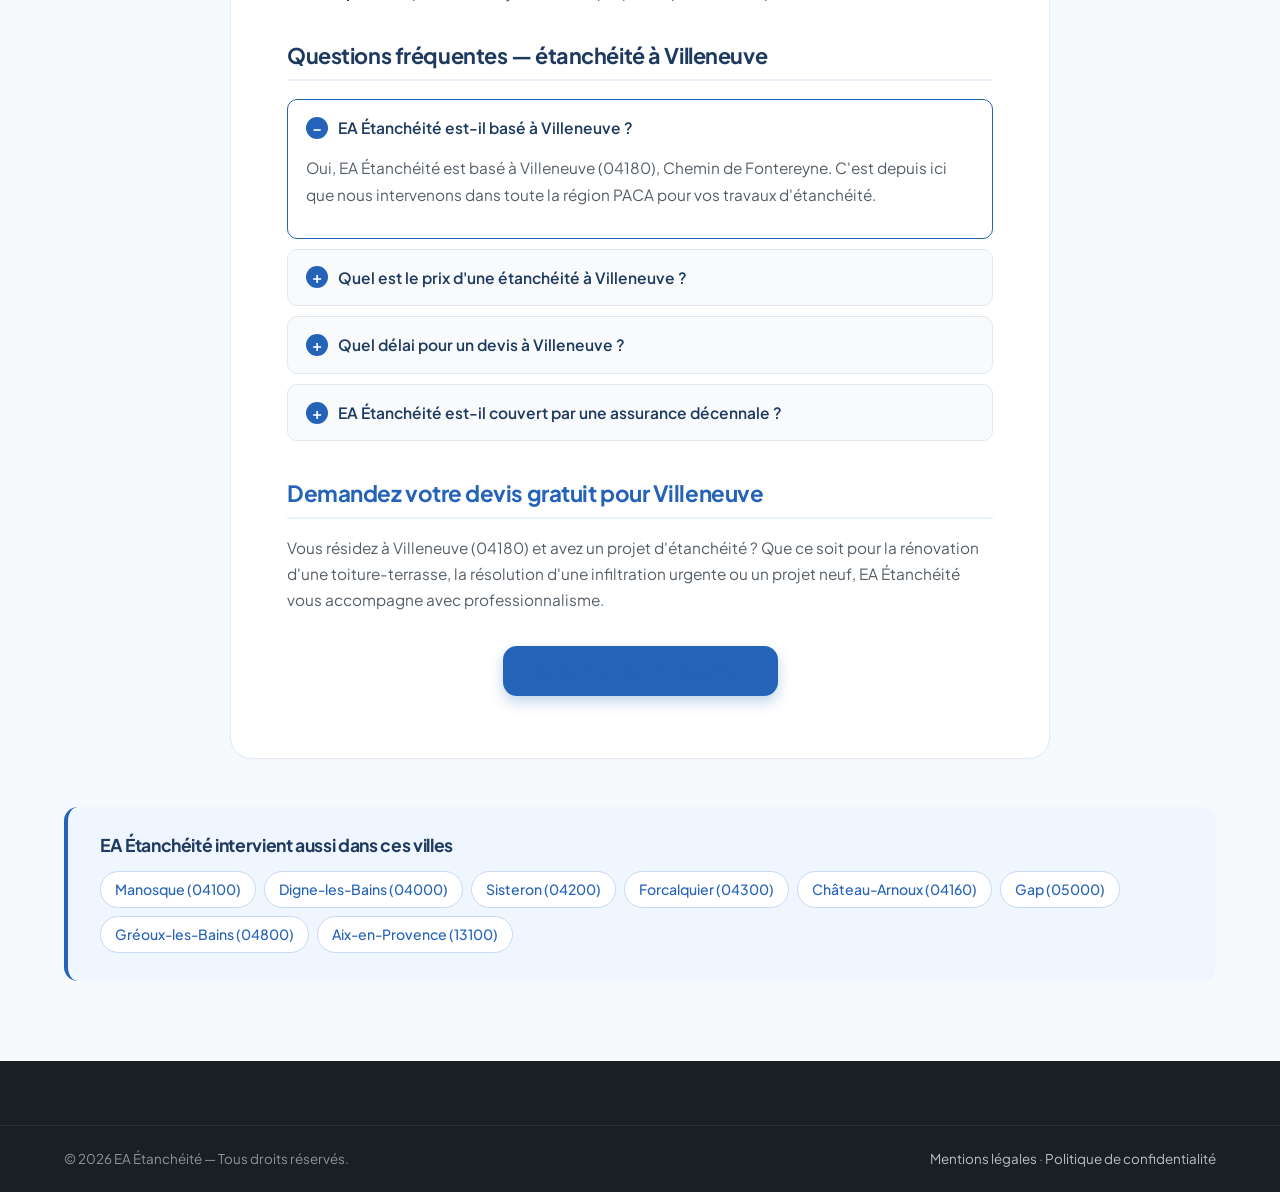
<file: etancheite-villeneuve.html>
<!DOCTYPE html>
<html lang="fr">
<head>
  <meta charset="UTF-8" />
  <meta name="viewport" content="width=device-width, initial-scale=1.0" />
  <meta name="theme-color" content="#2563B8" />
  <meta name="google-site-verification" content="21A23hBvWoWeiYxYy0OUREjKEm9LjW4agDq1hn0rhU4" />

  <title>Étanchéité Villeneuve (04180) — EA Étanchéité, votre artisan local · Devis gratuit 24h</title>
  <meta name="description" content="EA Étanchéité, spécialiste de l'étanchéité à Villeneuve (04180) et dans tout le département 04. Résine, membrane bitume & PVC, cuvelage, toits végétalisés, infiltrations. Devis gratuit sous 24h. Tél : 06 35 36 21 72." />
  <meta name="keywords" content="étanchéité Villeneuve, étancheur Villeneuve, étanchéité 04180, toiture terrasse Villeneuve, membrane bitume Villeneuve, résine étanchéité Villeneuve, cuvelage Villeneuve, infiltration Villeneuve, étanchéité Alpes-de-Haute-Provence, étanchéité 04" />
  <meta name="robots" content="index, follow" />
  <link rel="canonical" href="https://eaetancheite.fr/etancheite-villeneuve.html" />

  <meta property="og:type" content="website" />
  <meta property="og:locale" content="fr_FR" />
  <meta property="og:url" content="https://eaetancheite.fr/etancheite-villeneuve.html" />
  <meta property="og:title" content="Étanchéité Villeneuve (04180) — EA Étanchéité" />
  <meta property="og:description" content="Votre spécialiste local de l'étanchéité à Villeneuve. Devis gratuit sous 24h." />
  <meta property="og:image" content="https://eaetancheite.fr/assets/logo.png" />
  <meta property="og:site_name" content="EA Étanchéité" />

  <link rel="icon" href="assets/favicon.ico" sizes="any" />
  <link rel="icon" type="image/svg+xml" href="assets/favicon.svg" />
  <link rel="icon" type="image/png" sizes="32x32" href="assets/favicon-32.png" />
  <link rel="apple-touch-icon" sizes="180x180" href="assets/apple-touch-icon.png" />
  <link rel="preconnect" href="https://fonts.googleapis.com" />
  <link rel="preconnect" href="https://fonts.gstatic.com" crossorigin />
  <link href="https://fonts.googleapis.com/css2?family=Plus+Jakarta+Sans:wght@400;500;600;700;800&display=swap" rel="stylesheet" />
  <link rel="stylesheet" href="styles.css?v=4" />

  <!-- JSON-LD : Local Business pour la ville -->
  <script type="application/ld+json">
  {
    "@context": "https://schema.org",
    "@type": "RoofingContractor",
    "name": "EA Étanchéité — Villeneuve",
    "description": "Spécialiste de l'étanchéité à Villeneuve (04180) et dans tout le département des Alpes-de-Haute-Provence.",
    "url": "https://eaetancheite.fr/etancheite-villeneuve.html",
    "telephone": "+33635362172",
    "email": "eaetancheite@outlook.fr",
    "image": "https://eaetancheite.fr/assets/logo.png",
    "priceRange": "€€",
    "address": {
      "@type": "PostalAddress",
      "streetAddress": "Chemin de Fontereyne",
      "addressLocality": "Villeneuve",
      "postalCode": "04180",
      "addressRegion": "Provence-Alpes-Côte d'Azur",
      "addressCountry": "FR"
    },
    "geo": {
      "@type": "GeoCoordinates",
      "latitude": 43.9542,
      "longitude": 5.9819
    },
    "areaServed": {
      "@type": "City",
      "name": "Villeneuve",
      "containedInPlace": {
        "@type": "AdministrativeArea",
        "name": "Alpes-de-Haute-Provence"
      }
    },
    "openingHoursSpecification": [{
      "@type": "OpeningHoursSpecification",
      "dayOfWeek": ["Monday", "Tuesday", "Wednesday", "Thursday", "Friday"],
      "opens": "07:00",
      "closes": "19:00"
    }]
  }
  </script>

  <script type="application/ld+json">
  {
    "@context": "https://schema.org",
    "@type": "FAQPage",
    "mainEntity": [
      { "@type": "Question", "name": "EA Étanchéité est-il basé à Villeneuve ?", "acceptedAnswer": { "@type": "Answer", "text": "Oui, EA Étanchéité est basé à Villeneuve (04180), Chemin de Fontereyne. Nous intervenons dans toute la région PACA pour vos travaux d'étanchéité. Tél : 06 35 36 21 72." } },
      { "@type": "Question", "name": "Quel est le prix d'une étanchéité à Villeneuve ?", "acceptedAnswer": { "@type": "Answer", "text": "Le coût varie selon la surface et le système choisi. EA Étanchéité vous remet un devis gratuit et détaillé sous 24h, sans engagement." } },
      { "@type": "Question", "name": "Quel délai pour un devis étanchéité à Villeneuve ?", "acceptedAnswer": { "@type": "Answer", "text": "EA Étanchéité s'engage à vous répondre sous 24h. Contactez-nous au 06 35 36 21 72 ou via le formulaire de contact." } },
      { "@type": "Question", "name": "EA Étanchéité possède-t-il une assurance décennale ?", "acceptedAnswer": { "@type": "Answer", "text": "Oui, tous nos travaux sont couverts par l'assurance décennale Allianz (contrat n° 387779), garantissant vos ouvrages 10 ans." } }
    ]
  }
  </script>
</head>
<body>
  <a href="#main" class="skip-link">Aller au contenu</a>

  <header class="site-header" id="siteHeader">
    <div class="container header-inner">
      <a href="index.html" class="brand" aria-label="EA Étanchéité — accueil">
        <img src="assets/logo.png" alt="Logo EA Étanchéité" class="brand-logo" width="536" height="392" />
        <span class="brand-text">
          <span class="brand-name">EA Étanchéité</span>
          <span class="brand-tag">Spécialiste étanchéité — PACA</span>
        </span>
      </a>
      <div class="header-cta">
        <a href="tel:+33635362172" class="btn btn-ghost" aria-label="Appeler EA Étanchéité">
          <svg viewBox="0 0 24 24" fill="none" stroke="currentColor" stroke-width="2" stroke-linecap="round" stroke-linejoin="round" aria-hidden="true"><path d="M22 16.92v3a2 2 0 0 1-2.18 2 19.79 19.79 0 0 1-8.63-3.07 19.5 19.5 0 0 1-6-6 19.79 19.79 0 0 1-3.07-8.67A2 2 0 0 1 4.11 2h3a2 2 0 0 1 2 1.72 12.84 12.84 0 0 0 .7 2.81 2 2 0 0 1-.45 2.11L8.09 9.91a16 16 0 0 0 6 6l1.27-1.27a2 2 0 0 1 2.11-.45 12.84 12.84 0 0 0 2.81.7A2 2 0 0 1 22 16.92z"/></svg>
          <span>Appeler</span>
        </a>
        <a href="index.html#devis" class="btn btn-primary">Devis gratuit</a>
      </div>
    </div>
  </header>

  <main id="main" class="legal-page">
    <div class="container">
      <header class="legal-header">
        <span class="eyebrow">Étanchéité 04180</span>
        <h1>Étanchéité à Villeneuve — Votre spécialiste local en région PACA</h1>
        <p class="legal-updated">EA Étanchéité, artisan étancheur basé à Villeneuve, au service des habitants et professionnels de Villeneuve.</p>
      </header>

      <article class="legal-content">
        <section>
          <h2>EA Étanchéité, votre étancheur à Villeneuve</h2>
          <p>Bas&eacute;e directement &agrave; Villeneuve, EA &Eacute;tanch&eacute;it&eacute; intervient quotidiennement chez les particuliers et professionnels de la commune. Vous b&eacute;n&eacute;ficiez d'un artisan de proximit&eacute; pour tous vos travaux d'&eacute;tanch&eacute;it&eacute;.</p>
          <p>&Agrave; Villeneuve, EA &Eacute;tanch&eacute;it&eacute; est l'<strong>artisan &eacute;tancheur de votre commune</strong>. Nous connaissons parfaitement le climat local des Alpes-de-Haute-Provence et adaptons nos techniques aux contraintes sp&eacute;cifiques de votre habitat : chaleur intense en &eacute;t&eacute;, gel hivernal, vents asc&eacute;tiques. Que vous soyez propri&eacute;taire d'une maison r&eacute;cente ou ancienne, ou g&eacute;rant d'une copropri&eacute;t&eacute; villeneuvoise, nous garantissons un travail soign&eacute; et durable.</p>
          <p><strong>📞 Téléphone&nbsp;:</strong> <a href="tel:+33635362172">06 35 36 21 72</a><br />
          <strong>📧 Email&nbsp;:</strong> <a href="mailto:eaetancheite@outlook.fr">eaetancheite@outlook.fr</a><br />
          <strong>🕒 Horaires&nbsp;:</strong> du lundi au vendredi, 7h00 – 19h00</p>
        </section>

        <section>
          <h2>Nos prestations d'étanchéité à Villeneuve</h2>
          <ul>
            <li><strong>Étanchéité résine</strong> — Application de résines polyuréthane ou polyester pour une étanchéité sans joint sur toitures, terrasses et balcons à Villeneuve.</li>
            <li><strong>Membrane bitume</strong> — Pose de membranes bitumineuses soudées à la flamme : la solution éprouvée et économique pour vos toitures-terrasses Villeneuveaises.</li>
            <li><strong>Membrane PVC</strong> — Étanchéité par membranes PVC haute performance, idéale pour les toitures industrielles et commerciales de Villeneuve.</li>
            <li><strong>Dalle sur plots</strong> — Création de terrasses sur plots réglables pour vos extérieurs à Villeneuve.</li>
            <li><strong>Cuvelage & parties enterrées</strong> — Étanchéité des sous-sols, fondations et locaux enterrés pour stopper les remontées d'eau.</li>
            <li><strong>Toits végétalisés</strong> — Conception et pose de toitures végétalisées à Villeneuve : isolation thermique et biodiversité.</li>
            <li><strong>Garde-corps de toiture</strong> — Sécurisation de vos toitures avec des garde-corps conformes aux normes.</li>
            <li><strong>Traitement des infiltrations</strong> — Diagnostic précis et réparation rapide des infiltrations à Villeneuve.</li>
          </ul>
        </section>

        <section>
          <h2>Pourquoi choisir EA Étanchéité à Villeneuve&nbsp;?</h2>
          <ul>
            <li><strong>Proximité&nbsp;:</strong> basés à Villeneuve, à quelques minutes de Villeneuve, nous intervenons rapidement.</li>
            <li><strong>Expertise&nbsp;:</strong> 7 ans d'expérience dans le métier de l'étanchéité au service de votre projet.</li>
            <li><strong>Devis gratuit sous 24h&nbsp;:</strong> réponse rapide et claire à votre demande.</li>
            <li><strong>Garanties&nbsp;:</strong> assurance décennale Allianz (contrat n°&nbsp;387779), travail conforme aux règles de l'art.</li>
            <li><strong>Transparence&nbsp;:</strong> devis détaillé, sans surprise, sans engagement.</li>
            <li><strong>Tous publics&nbsp;:</strong> particuliers, syndics de copropriété, promoteurs, professionnels du bâtiment.</li>
          </ul>
        </section>

        <section class="city-faq">
          <h2>Questions fréquentes — étanchéité à Villeneuve</h2>
          <details open>
            <summary>EA Étanchéité est-il basé à Villeneuve ?</summary>
            <div class="faq-body"><p>Oui, EA Étanchéité est basé à Villeneuve (04180), Chemin de Fontereyne. C'est depuis ici que nous intervenons dans toute la région PACA pour vos travaux d'étanchéité.</p></div>
          </details>
          <details>
            <summary>Quel est le prix d'une étanchéité à Villeneuve ?</summary>
            <div class="faq-body"><p>Le coût dépend de la surface et du système choisi. EA Étanchéité vous remet un <strong>devis gratuit et détaillé sous 24h</strong>, sans engagement.</p></div>
          </details>
          <details>
            <summary>Quel délai pour un devis à Villeneuve ?</summary>
            <div class="faq-body"><p>Nous nous engageons à vous répondre <strong>sous 24h</strong>. Appelez le <a href="tel:+33635362172">06 35 36 21 72</a> ou remplissez le formulaire en ligne.</p></div>
          </details>
          <details>
            <summary>EA Étanchéité est-il couvert par une assurance décennale ?</summary>
            <div class="faq-body"><p>Oui, tous nos travaux sont garantis 10 ans par l'assurance décennale <strong>Allianz (contrat n° 387779)</strong>.</p></div>
          </details>
        </section>

        <section>
          <h2>Demandez votre devis gratuit pour Villeneuve</h2>
          <p>Vous résidez à Villeneuve (04180) et avez un projet d'étanchéité&nbsp;? Que ce soit pour la rénovation d'une toiture-terrasse, la résolution d'une infiltration urgente ou un projet neuf, EA Étanchéité vous accompagne avec professionnalisme.</p>
          <p style="text-align: center; margin-top: 32px;">
            <a href="index.html#devis" class="btn btn-primary btn-lg" style="display: inline-flex;">Demander mon devis gratuit</a>
          </p>
        </section>
      </article>

      <nav class="zones-nav" aria-label="Autres zones d'intervention EA Étanchéité">
        <h2>EA Étanchéité intervient aussi dans ces villes</h2>
        <ul>
          <li><a href="etancheite-manosque.html">Manosque (04100)</a></li>
          <li><a href="etancheite-digne-les-bains.html">Digne-les-Bains (04000)</a></li>
          <li><a href="etancheite-sisteron.html">Sisteron (04200)</a></li>
          <li><a href="etancheite-forcalquier.html">Forcalquier (04300)</a></li>
          <li><a href="etancheite-chateau-arnoux-saint-auban.html">Château-Arnoux (04160)</a></li>
          <li><a href="etancheite-gap.html">Gap (05000)</a></li>
          <li><a href="etancheite-greoux-les-bains.html">Gréoux-les-Bains (04800)</a></li>
          <li><a href="etancheite-aix-en-provence.html">Aix-en-Provence (13100)</a></li>
        </ul>
      </nav>
    </div>
  </main>

  <footer class="site-footer">
    <div class="footer-bottom">
      <div class="container">
        <p>© <span id="year">2026</span> EA Étanchéité — Tous droits réservés.</p>
        <p>
          <a href="mentions-legales.html">Mentions légales</a> · <a href="politique-confidentialite.html">Politique de confidentialité</a>
        </p>
      </div>
    </div>
  </footer>

  <script src="script.js?v=3"></script>
</body>
</html>
</file>
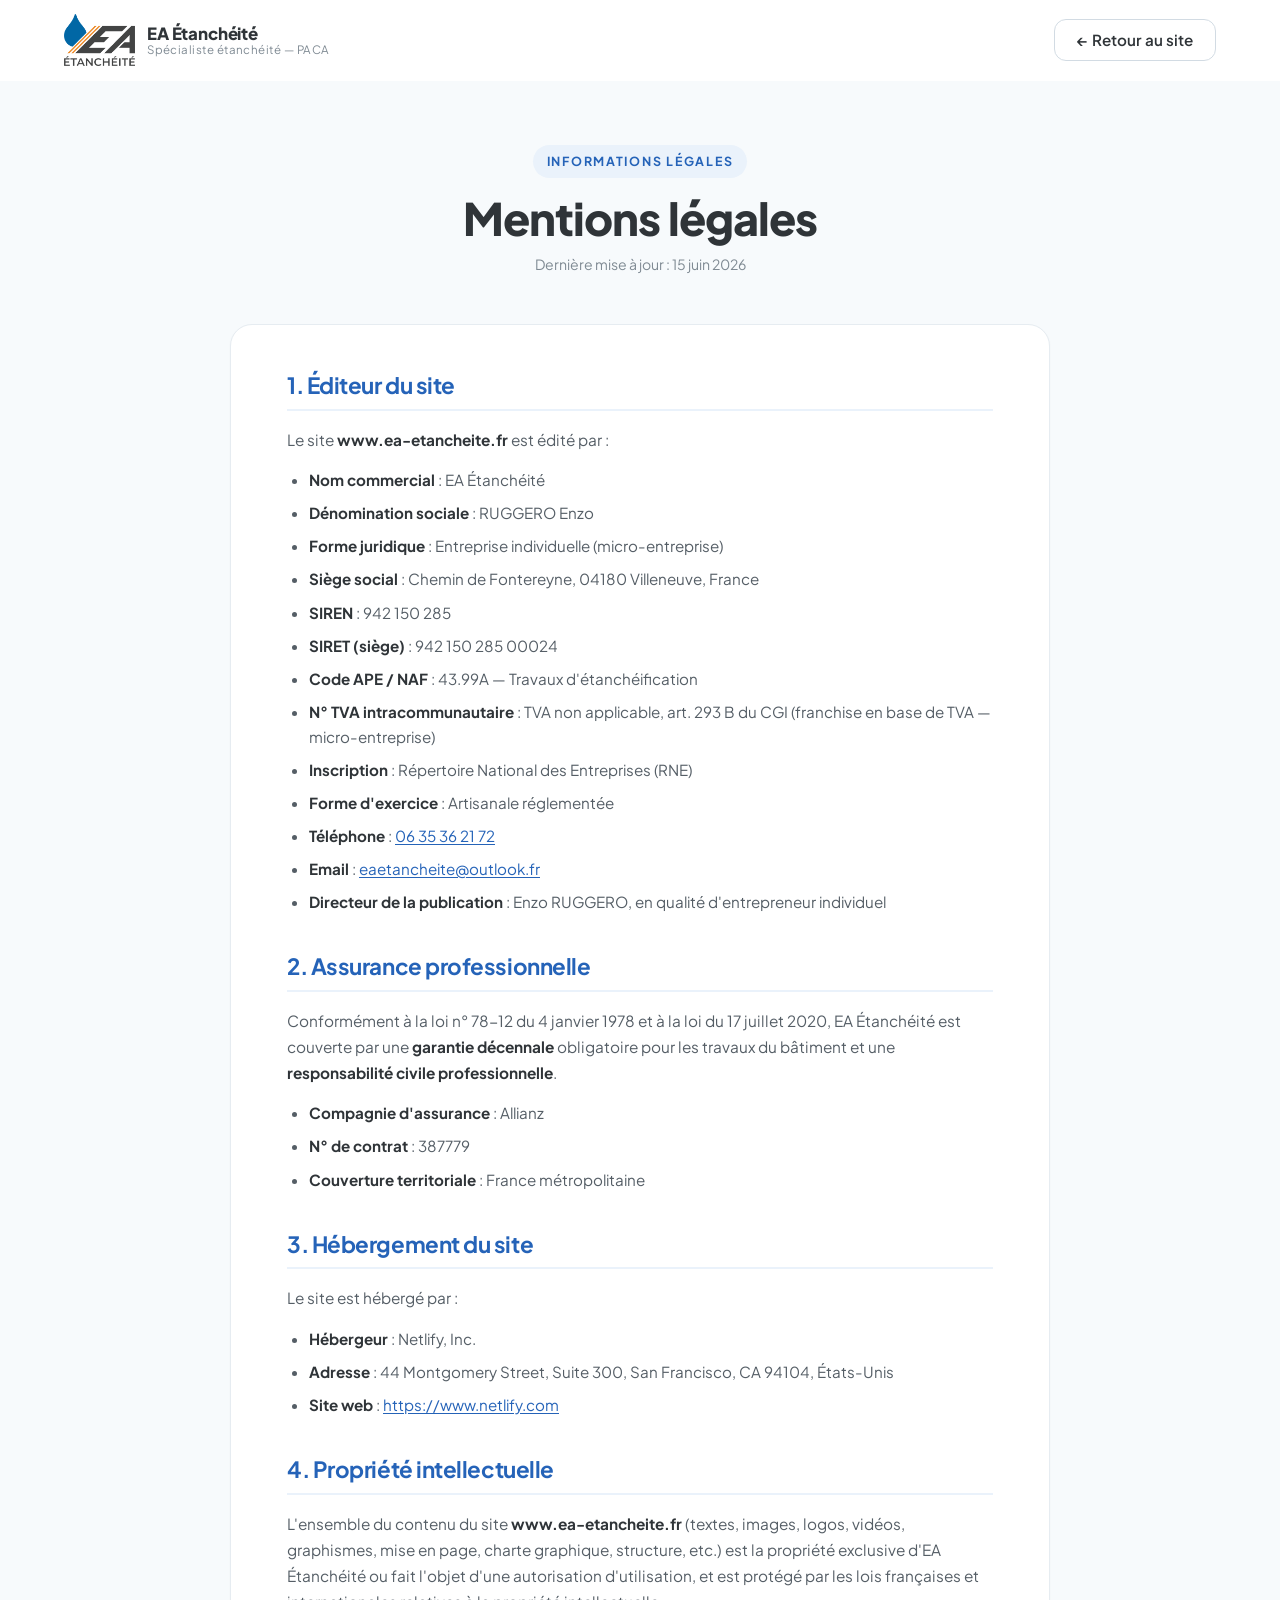
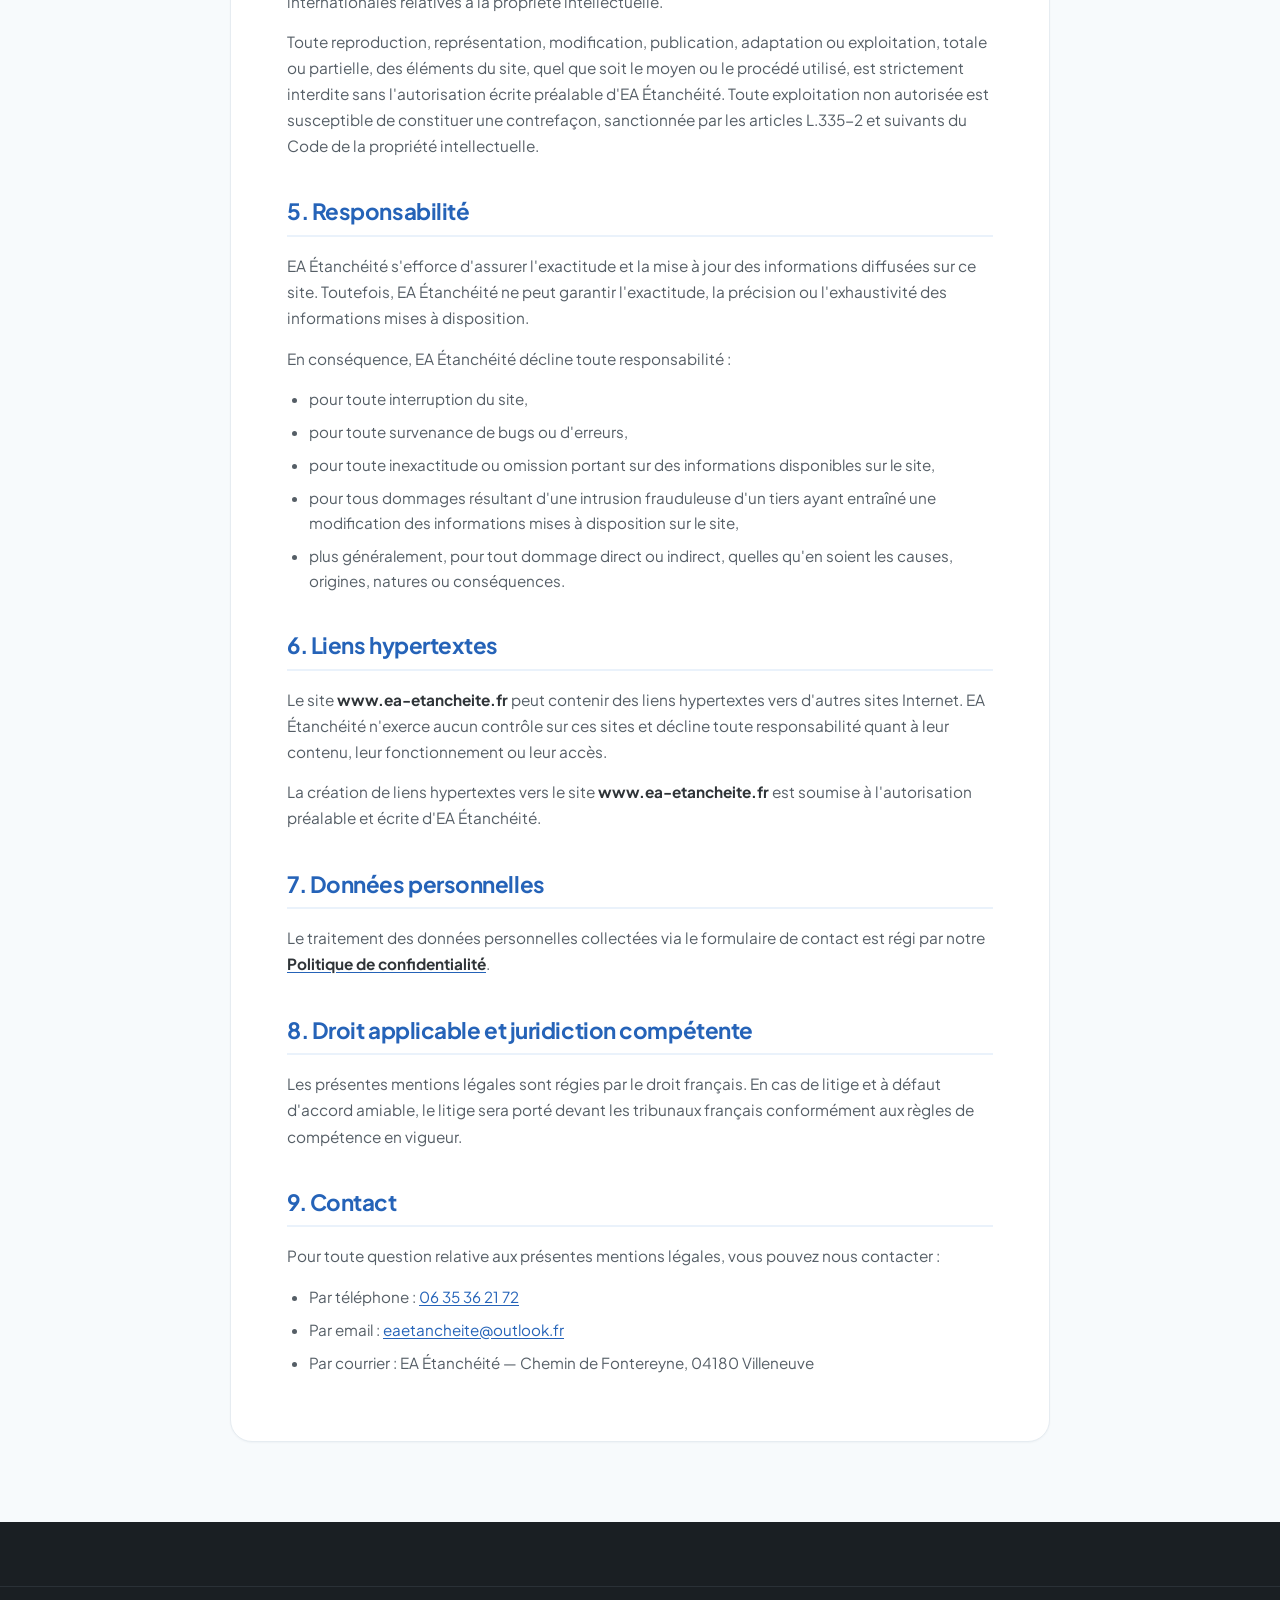
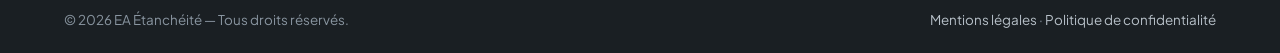
<file: mentions-legales.html>
<!DOCTYPE html>
<html lang="fr">
<head>
  <meta charset="UTF-8" />
  <meta name="viewport" content="width=device-width, initial-scale=1.0" />
  <meta name="theme-color" content="#2563B8" />
  <meta name="google-site-verification" content="21A23hBvWoWeiYxYy0OUREjKEm9LjW4agDq1hn0rhU4" />
  <title>Mentions légales — EA Étanchéité</title>
  <meta name="description" content="Mentions légales du site EA Étanchéité, spécialiste de l'étanchéité en région PACA." />
  <meta name="robots" content="noindex, follow" />
  <link rel="canonical" href="https://www.ea-etancheite.fr/mentions-legales.html" />
  <link rel="icon" href="assets/favicon.ico" sizes="any" />
  <link rel="icon" type="image/svg+xml" href="assets/favicon.svg" />
  <link rel="icon" type="image/png" sizes="32x32" href="assets/favicon-32.png" />
  <link rel="apple-touch-icon" sizes="180x180" href="assets/apple-touch-icon.png" />
  <link rel="preconnect" href="https://fonts.googleapis.com" />
  <link rel="preconnect" href="https://fonts.gstatic.com" crossorigin />
  <link href="https://fonts.googleapis.com/css2?family=Plus+Jakarta+Sans:wght@400;500;600;700;800&display=swap" rel="stylesheet" />
  <link rel="stylesheet" href="styles.css?v=4" />
</head>
<body>
  <a href="#main" class="skip-link">Aller au contenu</a>

  <!-- HEADER (minimal) -->
  <header class="site-header" id="siteHeader">
    <div class="container header-inner">
      <a href="index.html" class="brand" aria-label="EA Étanchéité — accueil">
        <img src="assets/logo.png" alt="Logo EA Étanchéité" class="brand-logo" width="536" height="392" />
        <span class="brand-text">
          <span class="brand-name">EA Étanchéité</span>
          <span class="brand-tag">Spécialiste étanchéité — PACA</span>
        </span>
      </a>
      <div class="header-cta">
        <a href="index.html" class="btn btn-outline">← Retour au site</a>
      </div>
    </div>
  </header>

  <main id="main" class="legal-page">
    <div class="container">
      <header class="legal-header">
        <span class="eyebrow">Informations légales</span>
        <h1>Mentions légales</h1>
        <p class="legal-updated">Dernière mise à jour : 15 juin 2026</p>
      </header>

      <article class="legal-content">

        <section>
          <h2>1. Éditeur du site</h2>
          <p>Le site <strong>www.ea-etancheite.fr</strong> est édité par&nbsp;:</p>
          <ul>
            <li><strong>Nom commercial</strong> : EA Étanchéité</li>
            <li><strong>Dénomination sociale</strong> : RUGGERO Enzo</li>
            <li><strong>Forme juridique</strong> : Entreprise individuelle (micro-entreprise)</li>
            <li><strong>Siège social</strong> : Chemin de Fontereyne, 04180 Villeneuve, France</li>
            <li><strong>SIREN</strong> : 942 150 285</li>
            <li><strong>SIRET (siège)</strong> : 942 150 285 00024</li>
            <li><strong>Code APE / NAF</strong> : 43.99A — Travaux d'étanchéification</li>
            <li><strong>N° TVA intracommunautaire</strong> : TVA non applicable, art. 293 B du CGI (franchise en base de TVA — micro-entreprise)</li>
            <li><strong>Inscription</strong> : Répertoire National des Entreprises (RNE)</li>
            <li><strong>Forme d'exercice</strong> : Artisanale réglementée</li>
            <li><strong>Téléphone</strong> : <a href="tel:+33635362172">06 35 36 21 72</a></li>
            <li><strong>Email</strong> : <a href="mailto:eaetancheite@outlook.fr">eaetancheite@outlook.fr</a></li>
            <li><strong>Directeur de la publication</strong> : Enzo RUGGERO, en qualité d'entrepreneur individuel</li>
          </ul>
        </section>

        <section>
          <h2>2. Assurance professionnelle</h2>
          <p>
            Conformément à la loi n° 78-12 du 4 janvier 1978 et à la loi du 17 juillet 2020, EA Étanchéité est couverte
            par une <strong>garantie décennale</strong> obligatoire pour les travaux du bâtiment et une <strong>responsabilité civile professionnelle</strong>.
          </p>
          <ul>
            <li><strong>Compagnie d'assurance</strong> : Allianz</li>
            <li><strong>N° de contrat</strong> : 387779</li>
            <li><strong>Couverture territoriale</strong> : France métropolitaine</li>
          </ul>
        </section>

        <section>
          <h2>3. Hébergement du site</h2>
          <p>Le site est hébergé par&nbsp;:</p>
          <ul>
            <li><strong>Hébergeur</strong> : Netlify, Inc.</li>
            <li><strong>Adresse</strong> : 44 Montgomery Street, Suite 300, San Francisco, CA 94104, États-Unis</li>
            <li><strong>Site web</strong> : <a href="https://www.netlify.com" target="_blank" rel="noopener">https://www.netlify.com</a></li>
          </ul>
        </section>

        <section>
          <h2>4. Propriété intellectuelle</h2>
          <p>
            L'ensemble du contenu du site <strong>www.ea-etancheite.fr</strong> (textes, images, logos, vidéos,
            graphismes, mise en page, charte graphique, structure, etc.) est la propriété exclusive d'EA Étanchéité
            ou fait l'objet d'une autorisation d'utilisation, et est protégé par les lois françaises et internationales
            relatives à la propriété intellectuelle.
          </p>
          <p>
            Toute reproduction, représentation, modification, publication, adaptation ou exploitation, totale ou partielle,
            des éléments du site, quel que soit le moyen ou le procédé utilisé, est strictement interdite sans
            l'autorisation écrite préalable d'EA Étanchéité. Toute exploitation non autorisée est susceptible de constituer
            une contrefaçon, sanctionnée par les articles L.335-2 et suivants du Code de la propriété intellectuelle.
          </p>
        </section>

        <section>
          <h2>5. Responsabilité</h2>
          <p>
            EA Étanchéité s'efforce d'assurer l'exactitude et la mise à jour des informations diffusées sur ce site.
            Toutefois, EA Étanchéité ne peut garantir l'exactitude, la précision ou l'exhaustivité des informations mises
            à disposition.
          </p>
          <p>
            En conséquence, EA Étanchéité décline toute responsabilité&nbsp;:
          </p>
          <ul>
            <li>pour toute interruption du site,</li>
            <li>pour toute survenance de bugs ou d'erreurs,</li>
            <li>pour toute inexactitude ou omission portant sur des informations disponibles sur le site,</li>
            <li>pour tous dommages résultant d'une intrusion frauduleuse d'un tiers ayant entraîné une modification des informations mises à disposition sur le site,</li>
            <li>plus généralement, pour tout dommage direct ou indirect, quelles qu'en soient les causes, origines, natures ou conséquences.</li>
          </ul>
        </section>

        <section>
          <h2>6. Liens hypertextes</h2>
          <p>
            Le site <strong>www.ea-etancheite.fr</strong> peut contenir des liens hypertextes vers d'autres sites
            Internet. EA Étanchéité n'exerce aucun contrôle sur ces sites et décline toute responsabilité quant à
            leur contenu, leur fonctionnement ou leur accès.
          </p>
          <p>
            La création de liens hypertextes vers le site <strong>www.ea-etancheite.fr</strong> est soumise à
            l'autorisation préalable et écrite d'EA Étanchéité.
          </p>
        </section>

        <section>
          <h2>7. Données personnelles</h2>
          <p>
            Le traitement des données personnelles collectées via le formulaire de contact est régi par notre
            <a href="politique-confidentialite.html"><strong>Politique de confidentialité</strong></a>.
          </p>
        </section>

        <section>
          <h2>8. Droit applicable et juridiction compétente</h2>
          <p>
            Les présentes mentions légales sont régies par le droit français. En cas de litige et à défaut d'accord
            amiable, le litige sera porté devant les tribunaux français conformément aux règles de compétence en vigueur.
          </p>
        </section>

        <section>
          <h2>9. Contact</h2>
          <p>
            Pour toute question relative aux présentes mentions légales, vous pouvez nous contacter&nbsp;:
          </p>
          <ul>
            <li>Par téléphone : <a href="tel:+33635362172">06 35 36 21 72</a></li>
            <li>Par email : <a href="mailto:eaetancheite@outlook.fr">eaetancheite@outlook.fr</a></li>
            <li>Par courrier : EA Étanchéité — Chemin de Fontereyne, 04180 Villeneuve</li>
          </ul>
        </section>

      </article>
    </div>
  </main>

  <!-- FOOTER (simplifié) -->
  <footer class="site-footer">
    <div class="footer-bottom">
      <div class="container">
        <p>© <span id="year">2026</span> EA Étanchéité — Tous droits réservés.</p>
        <p>
          <a href="mentions-legales.html">Mentions légales</a> · <a href="politique-confidentialite.html">Politique de confidentialité</a>
        </p>
      </div>
    </div>
  </footer>

  <script src="script.js"></script>
</body>
</html>
</file>
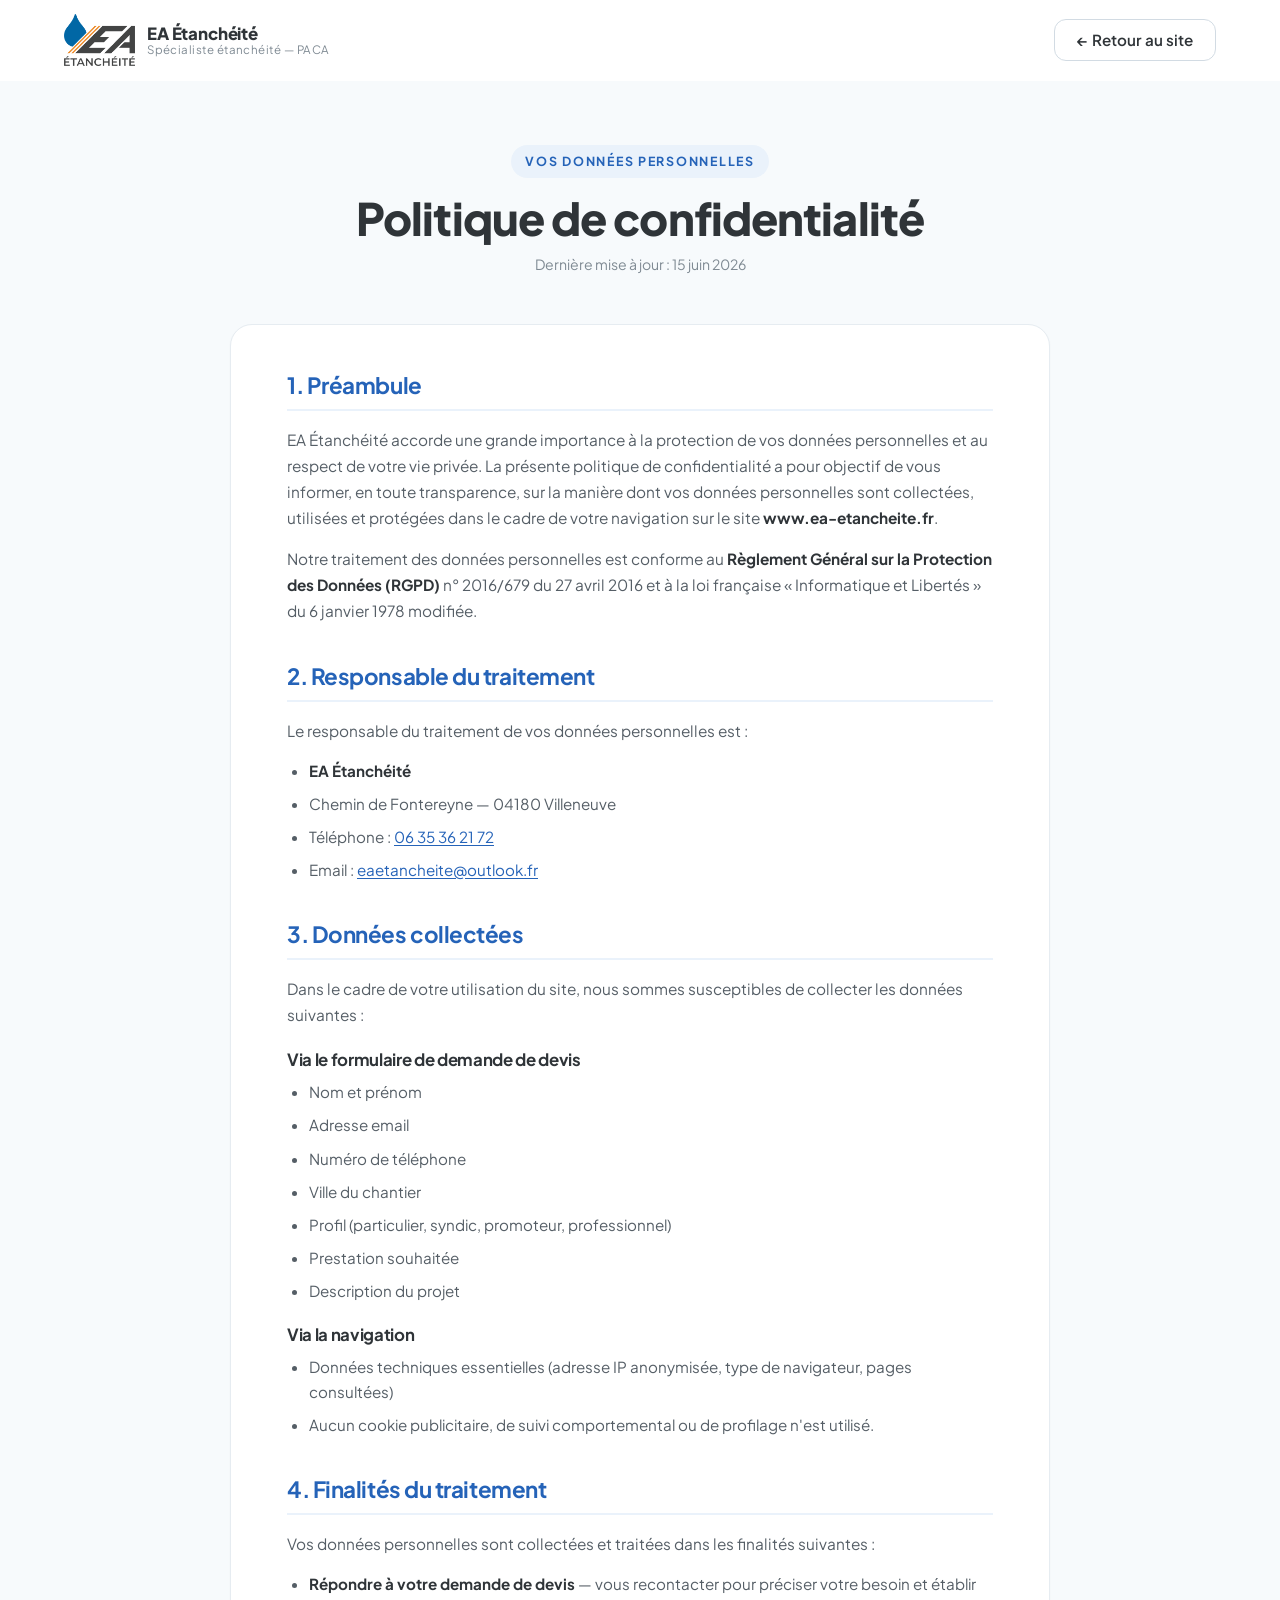
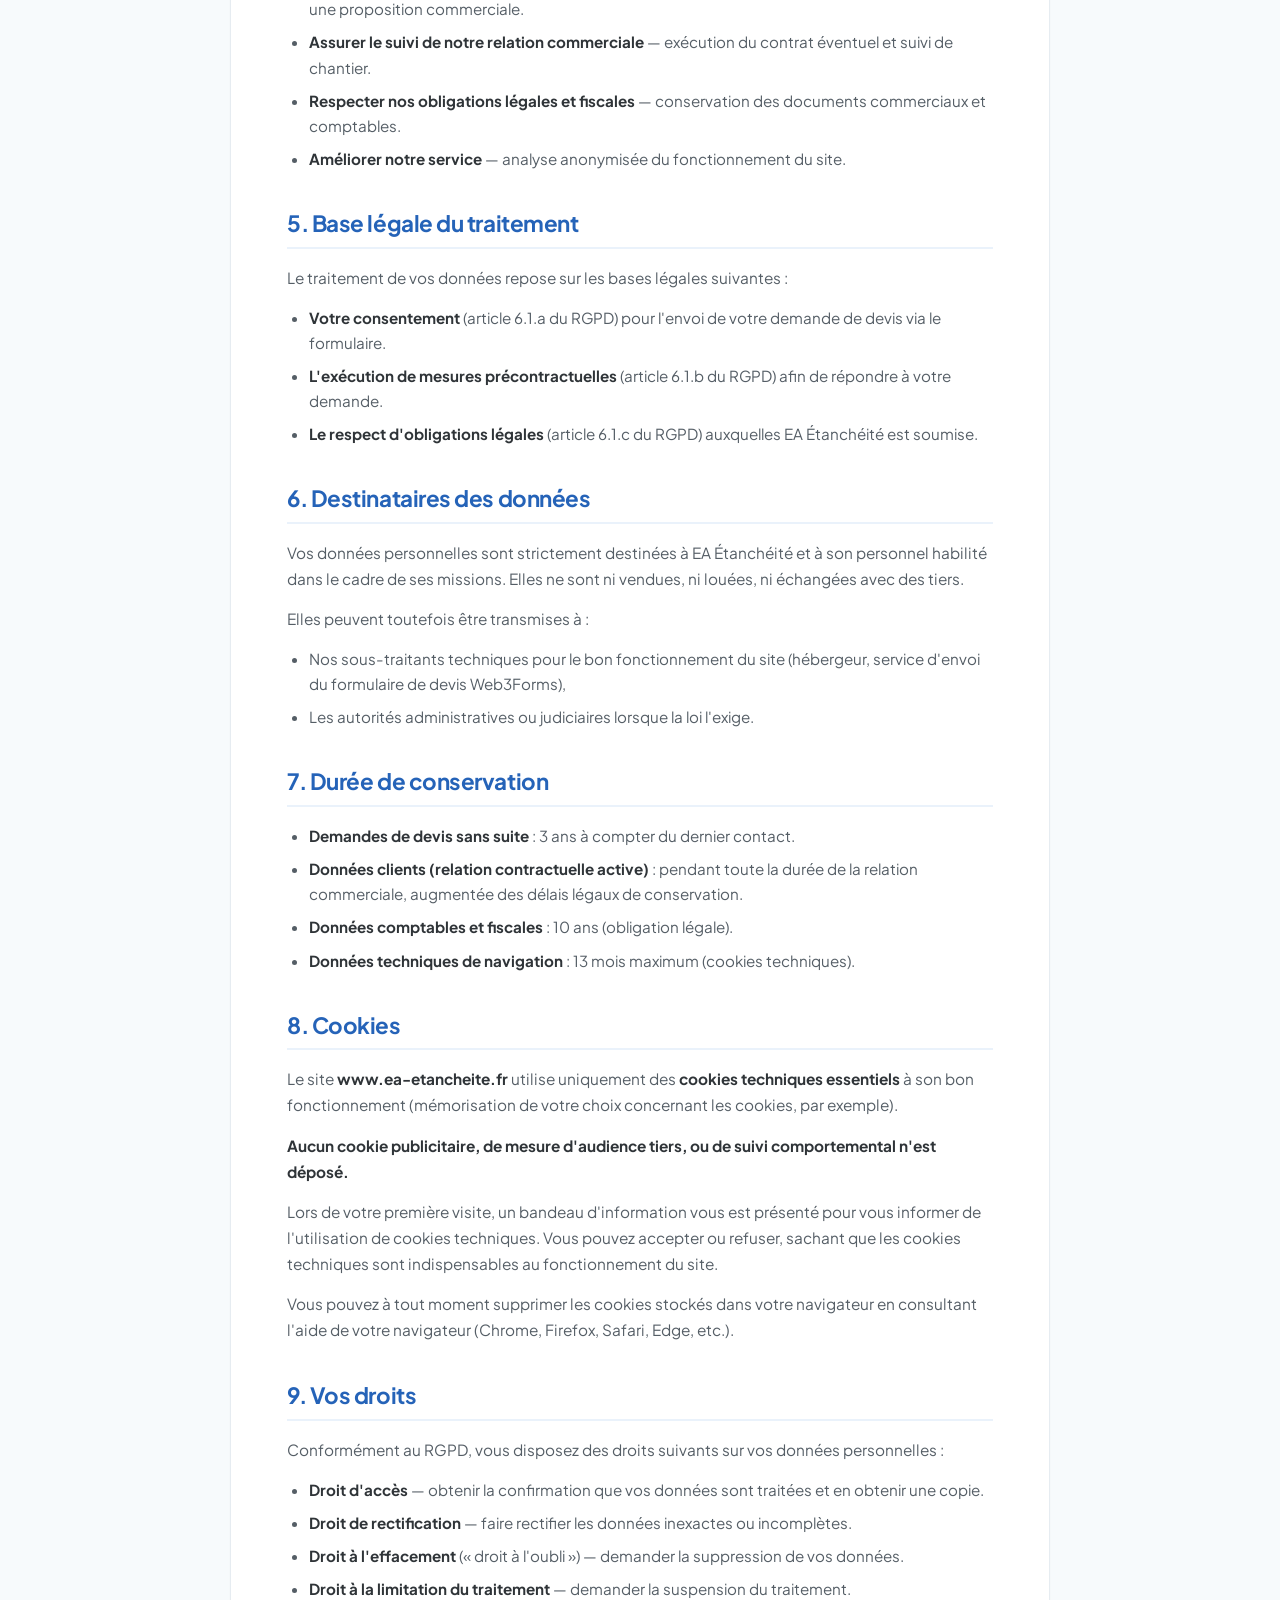
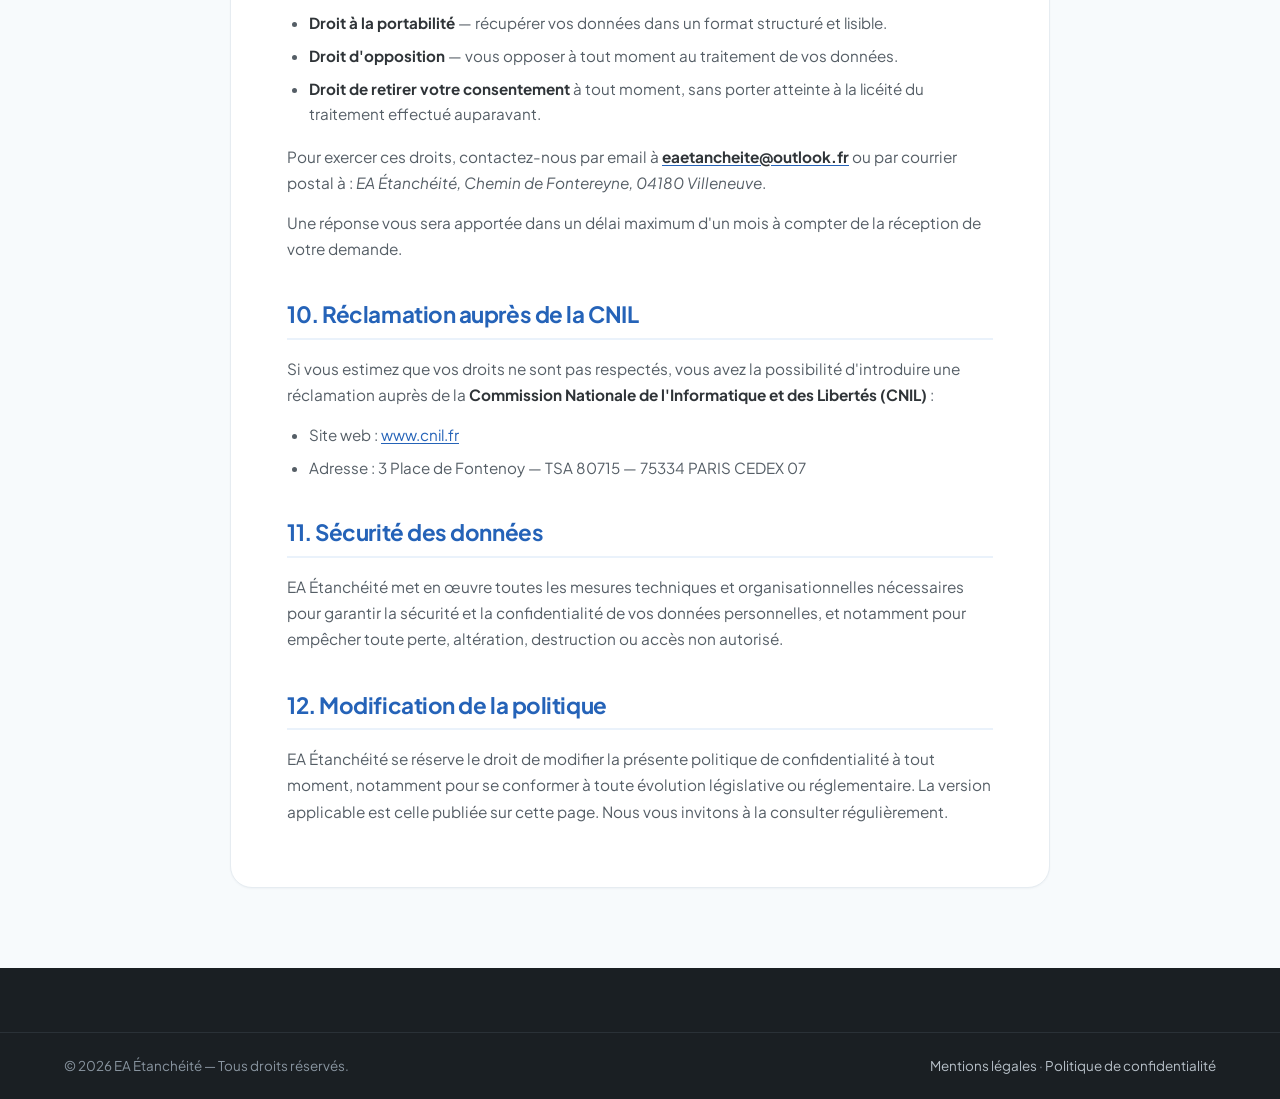
<file: politique-confidentialite.html>
<!DOCTYPE html>
<html lang="fr">
<head>
  <meta charset="UTF-8" />
  <meta name="viewport" content="width=device-width, initial-scale=1.0" />
  <meta name="theme-color" content="#2563B8" />
  <meta name="google-site-verification" content="21A23hBvWoWeiYxYy0OUREjKEm9LjW4agDq1hn0rhU4" />
  <title>Politique de confidentialité — EA Étanchéité</title>
  <meta name="description" content="Politique de confidentialité et protection des données personnelles d'EA Étanchéité, conforme au RGPD." />
  <meta name="robots" content="noindex, follow" />
  <link rel="canonical" href="https://www.ea-etancheite.fr/politique-confidentialite.html" />
  <link rel="icon" href="assets/favicon.ico" sizes="any" />
  <link rel="icon" type="image/svg+xml" href="assets/favicon.svg" />
  <link rel="icon" type="image/png" sizes="32x32" href="assets/favicon-32.png" />
  <link rel="apple-touch-icon" sizes="180x180" href="assets/apple-touch-icon.png" />
  <link rel="preconnect" href="https://fonts.googleapis.com" />
  <link rel="preconnect" href="https://fonts.gstatic.com" crossorigin />
  <link href="https://fonts.googleapis.com/css2?family=Plus+Jakarta+Sans:wght@400;500;600;700;800&display=swap" rel="stylesheet" />
  <link rel="stylesheet" href="styles.css?v=4" />
</head>
<body>
  <a href="#main" class="skip-link">Aller au contenu</a>

  <!-- HEADER -->
  <header class="site-header" id="siteHeader">
    <div class="container header-inner">
      <a href="index.html" class="brand" aria-label="EA Étanchéité — accueil">
        <img src="assets/logo.png" alt="Logo EA Étanchéité" class="brand-logo" width="536" height="392" />
        <span class="brand-text">
          <span class="brand-name">EA Étanchéité</span>
          <span class="brand-tag">Spécialiste étanchéité — PACA</span>
        </span>
      </a>
      <div class="header-cta">
        <a href="index.html" class="btn btn-outline">← Retour au site</a>
      </div>
    </div>
  </header>

  <main id="main" class="legal-page">
    <div class="container">
      <header class="legal-header">
        <span class="eyebrow">Vos données personnelles</span>
        <h1>Politique de confidentialité</h1>
        <p class="legal-updated">Dernière mise à jour : 15 juin 2026</p>
      </header>

      <article class="legal-content">

        <section>
          <h2>1. Préambule</h2>
          <p>
            EA Étanchéité accorde une grande importance à la protection de vos données personnelles et au respect de votre vie privée.
            La présente politique de confidentialité a pour objectif de vous informer, en toute transparence, sur la manière dont vos
            données personnelles sont collectées, utilisées et protégées dans le cadre de votre navigation sur le site
            <strong>www.ea-etancheite.fr</strong>.
          </p>
          <p>
            Notre traitement des données personnelles est conforme au <strong>Règlement Général sur la Protection des Données (RGPD)</strong>
            n° 2016/679 du 27 avril 2016 et à la loi française « Informatique et Libertés » du 6 janvier 1978 modifiée.
          </p>
        </section>

        <section>
          <h2>2. Responsable du traitement</h2>
          <p>
            Le responsable du traitement de vos données personnelles est&nbsp;:
          </p>
          <ul>
            <li><strong>EA Étanchéité</strong></li>
            <li>Chemin de Fontereyne — 04180 Villeneuve</li>
            <li>Téléphone : <a href="tel:+33635362172">06 35 36 21 72</a></li>
            <li>Email : <a href="mailto:eaetancheite@outlook.fr">eaetancheite@outlook.fr</a></li>
          </ul>
        </section>

        <section>
          <h2>3. Données collectées</h2>
          <p>Dans le cadre de votre utilisation du site, nous sommes susceptibles de collecter les données suivantes&nbsp;:</p>
          <h3 class="subhead">Via le formulaire de demande de devis</h3>
          <ul>
            <li>Nom et prénom</li>
            <li>Adresse email</li>
            <li>Numéro de téléphone</li>
            <li>Ville du chantier</li>
            <li>Profil (particulier, syndic, promoteur, professionnel)</li>
            <li>Prestation souhaitée</li>
            <li>Description du projet</li>
          </ul>
          <h3 class="subhead">Via la navigation</h3>
          <ul>
            <li>Données techniques essentielles (adresse IP anonymisée, type de navigateur, pages consultées)</li>
            <li>Aucun cookie publicitaire, de suivi comportemental ou de profilage n'est utilisé.</li>
          </ul>
        </section>

        <section>
          <h2>4. Finalités du traitement</h2>
          <p>Vos données personnelles sont collectées et traitées dans les finalités suivantes&nbsp;:</p>
          <ul>
            <li><strong>Répondre à votre demande de devis</strong> — vous recontacter pour préciser votre besoin et établir une proposition commerciale.</li>
            <li><strong>Assurer le suivi de notre relation commerciale</strong> — exécution du contrat éventuel et suivi de chantier.</li>
            <li><strong>Respecter nos obligations légales et fiscales</strong> — conservation des documents commerciaux et comptables.</li>
            <li><strong>Améliorer notre service</strong> — analyse anonymisée du fonctionnement du site.</li>
          </ul>
        </section>

        <section>
          <h2>5. Base légale du traitement</h2>
          <p>Le traitement de vos données repose sur les bases légales suivantes&nbsp;:</p>
          <ul>
            <li><strong>Votre consentement</strong> (article 6.1.a du RGPD) pour l'envoi de votre demande de devis via le formulaire.</li>
            <li><strong>L'exécution de mesures précontractuelles</strong> (article 6.1.b du RGPD) afin de répondre à votre demande.</li>
            <li><strong>Le respect d'obligations légales</strong> (article 6.1.c du RGPD) auxquelles EA Étanchéité est soumise.</li>
          </ul>
        </section>

        <section>
          <h2>6. Destinataires des données</h2>
          <p>
            Vos données personnelles sont strictement destinées à EA Étanchéité et à son personnel habilité dans le cadre de ses missions.
            Elles ne sont ni vendues, ni louées, ni échangées avec des tiers.
          </p>
          <p>Elles peuvent toutefois être transmises à&nbsp;:</p>
          <ul>
            <li>Nos sous-traitants techniques pour le bon fonctionnement du site (hébergeur, service d'envoi du formulaire de devis Web3Forms),</li>
            <li>Les autorités administratives ou judiciaires lorsque la loi l'exige.</li>
          </ul>
        </section>

        <section>
          <h2>7. Durée de conservation</h2>
          <ul>
            <li><strong>Demandes de devis sans suite</strong> : 3 ans à compter du dernier contact.</li>
            <li><strong>Données clients (relation contractuelle active)</strong> : pendant toute la durée de la relation commerciale, augmentée des délais légaux de conservation.</li>
            <li><strong>Données comptables et fiscales</strong> : 10 ans (obligation légale).</li>
            <li><strong>Données techniques de navigation</strong> : 13 mois maximum (cookies techniques).</li>
          </ul>
        </section>

        <section>
          <h2>8. Cookies</h2>
          <p>
            Le site <strong>www.ea-etancheite.fr</strong> utilise uniquement des <strong>cookies techniques essentiels</strong>
            à son bon fonctionnement (mémorisation de votre choix concernant les cookies, par exemple).
          </p>
          <p>
            <strong>Aucun cookie publicitaire, de mesure d'audience tiers, ou de suivi comportemental n'est déposé.</strong>
          </p>
          <p>
            Lors de votre première visite, un bandeau d'information vous est présenté pour vous informer de l'utilisation de cookies
            techniques. Vous pouvez accepter ou refuser, sachant que les cookies techniques sont indispensables au fonctionnement du site.
          </p>
          <p>
            Vous pouvez à tout moment supprimer les cookies stockés dans votre navigateur en consultant l'aide de votre navigateur
            (Chrome, Firefox, Safari, Edge, etc.).
          </p>
        </section>

        <section>
          <h2>9. Vos droits</h2>
          <p>Conformément au RGPD, vous disposez des droits suivants sur vos données personnelles&nbsp;:</p>
          <ul>
            <li><strong>Droit d'accès</strong> — obtenir la confirmation que vos données sont traitées et en obtenir une copie.</li>
            <li><strong>Droit de rectification</strong> — faire rectifier les données inexactes ou incomplètes.</li>
            <li><strong>Droit à l'effacement</strong> (« droit à l'oubli ») — demander la suppression de vos données.</li>
            <li><strong>Droit à la limitation du traitement</strong> — demander la suspension du traitement.</li>
            <li><strong>Droit à la portabilité</strong> — récupérer vos données dans un format structuré et lisible.</li>
            <li><strong>Droit d'opposition</strong> — vous opposer à tout moment au traitement de vos données.</li>
            <li><strong>Droit de retirer votre consentement</strong> à tout moment, sans porter atteinte à la licéité du traitement effectué auparavant.</li>
          </ul>
          <p>
            Pour exercer ces droits, contactez-nous par email à
            <a href="mailto:eaetancheite@outlook.fr"><strong>eaetancheite@outlook.fr</strong></a>
            ou par courrier postal à&nbsp;:
            <em>EA Étanchéité, Chemin de Fontereyne, 04180 Villeneuve</em>.
          </p>
          <p>
            Une réponse vous sera apportée dans un délai maximum d'un mois à compter de la réception de votre demande.
          </p>
        </section>

        <section>
          <h2>10. Réclamation auprès de la CNIL</h2>
          <p>
            Si vous estimez que vos droits ne sont pas respectés, vous avez la possibilité d'introduire une réclamation auprès
            de la <strong>Commission Nationale de l'Informatique et des Libertés (CNIL)</strong>&nbsp;:
          </p>
          <ul>
            <li>Site web : <a href="https://www.cnil.fr/" target="_blank" rel="noopener">www.cnil.fr</a></li>
            <li>Adresse : 3 Place de Fontenoy — TSA 80715 — 75334 PARIS CEDEX 07</li>
          </ul>
        </section>

        <section>
          <h2>11. Sécurité des données</h2>
          <p>
            EA Étanchéité met en œuvre toutes les mesures techniques et organisationnelles nécessaires pour garantir la sécurité
            et la confidentialité de vos données personnelles, et notamment pour empêcher toute perte, altération, destruction
            ou accès non autorisé.
          </p>
        </section>

        <section>
          <h2>12. Modification de la politique</h2>
          <p>
            EA Étanchéité se réserve le droit de modifier la présente politique de confidentialité à tout moment, notamment pour
            se conformer à toute évolution législative ou réglementaire. La version applicable est celle publiée sur cette page.
            Nous vous invitons à la consulter régulièrement.
          </p>
        </section>

      </article>
    </div>
  </main>

  <footer class="site-footer">
    <div class="footer-bottom">
      <div class="container">
        <p>© <span id="year">2026</span> EA Étanchéité — Tous droits réservés.</p>
        <p>
          <a href="mentions-legales.html">Mentions légales</a> · <a href="politique-confidentialite.html">Politique de confidentialité</a>
        </p>
      </div>
    </div>
  </footer>

  <script src="script.js"></script>
</body>
</html>
</file>
<file: styles.css>
/* ================================================================
   EA Étanchéité — Site vitrine
   Charte graphique extraite du logo :
   - Bleu goutte d'eau : #2563B8
   - Orange cuivré     : #D88B3D
   - Anthracite        : #2F3438
   - Fond clair        : #FFFFFF / #F7FAFC
   ================================================================ */

/* -------- Reset & base -------- */
*, *::before, *::after { box-sizing: border-box; }
html { scroll-behavior: smooth; -webkit-text-size-adjust: 100%; scroll-padding-top: 80px; }
body {
  margin: 0;
  font-family: 'Plus Jakarta Sans', system-ui, -apple-system, 'Segoe UI', Roboto, sans-serif;
  font-size: 16px;
  line-height: 1.65;
  color: var(--ink);
  background: var(--bg);
  -webkit-font-smoothing: antialiased;
  -moz-osx-font-smoothing: grayscale;
  text-rendering: optimizeLegibility;
}
img, svg { display: block; max-width: 100%; height: auto; }
a { color: inherit; text-decoration: none; }
button { font-family: inherit; cursor: pointer; }
ul { list-style: none; padding: 0; margin: 0; }

/* -------- Tokens -------- */
:root {
  --blue: #2563B8;
  --blue-dark: #1E4F94;
  --blue-light: #EAF2FB;
  --orange: #D88B3D;
  --orange-light: #FBF1E5;
  --ink: #2F3438;
  --ink-soft: #555E66;
  --ink-mute: #7F8A93;
  --bg: #FFFFFF;
  --bg-alt: #F7FAFC;
  --line: #E6ECF1;
  --line-strong: #D2DBE3;
  --shadow-sm: 0 1px 2px rgba(20, 40, 70, 0.04);
  --shadow-md: 0 8px 24px rgba(20, 40, 70, 0.08);
  --shadow-lg: 0 24px 60px rgba(20, 40, 70, 0.12);
  --radius: 14px;
  --radius-lg: 22px;
  --container: 1200px;
  --ease: cubic-bezier(.2, .8, .2, 1);
}

/* -------- Layout helpers -------- */
.container {
  width: 100%;
  max-width: var(--container);
  margin: 0 auto;
  padding: 0 24px;
}
.section { padding: 96px 0; }
.section-alt { background: var(--bg-alt); }

.section-header {
  text-align: center;
  max-width: 720px;
  margin: 0 auto 64px;
}
.section-header h2 { margin: 12px 0 16px; }
.section-sub {
  color: var(--ink-soft);
  font-size: 1.05rem;
  margin: 0;
}

.skip-link {
  position: absolute; left: -9999px; top: 0;
  background: var(--blue); color: #fff; padding: 12px 18px;
  z-index: 1000; border-radius: 0 0 8px 0;
}
.skip-link:focus { left: 0; }

/* -------- Typography -------- */
h1, h2, h3, h4 {
  font-family: 'Plus Jakarta Sans', sans-serif;
  font-weight: 700;
  letter-spacing: -0.02em;
  color: var(--ink);
  line-height: 1.15;
  margin: 0;
  text-wrap: balance;
  -webkit-text-wrap: balance;
}
h1 { font-size: clamp(2rem, 5.2vw, 3.6rem); font-weight: 800; }
h2 { font-size: clamp(1.55rem, 3.4vw, 2.5rem); }

/* Titre forcé sur une seule ligne (s'adapte à la viewport) */
.h2-oneline {
  white-space: nowrap;
  font-size: min(2.5rem, 7vw);
  text-wrap: nowrap;
}
h3 { font-size: 1.2rem; }
h4 { font-size: 1rem; }
p { margin: 0 0 1em; color: var(--ink-soft); }
strong { color: var(--ink); font-weight: 700; }

.eyebrow {
  display: inline-block;
  font-size: 0.78rem;
  font-weight: 700;
  text-transform: uppercase;
  letter-spacing: 0.14em;
  color: var(--blue);
  background: var(--blue-light);
  padding: 6px 14px;
  border-radius: 999px;
}
.eyebrow-light {
  color: #fff;
  background: rgba(255, 255, 255, 0.18);
  backdrop-filter: blur(8px);
}

.hl {
  background: linear-gradient(180deg, transparent 62%, rgba(216, 139, 61, 0.35) 62%);
  padding: 0 4px;
}

/* -------- Buttons -------- */
.btn {
  display: inline-flex;
  align-items: center;
  justify-content: center;
  gap: 10px;
  padding: 12px 22px;
  border-radius: 12px;
  font-weight: 600;
  font-size: 0.95rem;
  border: 1.5px solid transparent;
  transition: transform 0.15s var(--ease), box-shadow 0.2s var(--ease),
              background-color 0.15s var(--ease), color 0.15s var(--ease),
              border-color 0.15s var(--ease);
  white-space: nowrap;
  text-decoration: none;
  line-height: 1;
}
.btn svg { width: 18px; height: 18px; }
.btn:hover { transform: translateY(-1px); }
.btn:active { transform: translateY(0); }

.btn-primary {
  background: var(--blue);
  color: #fff;
  box-shadow: 0 6px 14px rgba(37, 99, 184, 0.28);
}
.btn-primary:hover { background: var(--blue-dark); box-shadow: 0 10px 20px rgba(37, 99, 184, 0.36); }

.btn-outline {
  background: transparent;
  color: var(--ink);
  border-color: var(--line-strong);
}
.btn-outline:hover { border-color: var(--blue); color: var(--blue); }

.btn-ghost {
  background: transparent;
  color: var(--ink);
}
.btn-ghost:hover { background: var(--bg-alt); }

.btn-lg { padding: 16px 28px; font-size: 1rem; border-radius: 14px; }
.btn-full { display: flex; width: 100%; }
.btn-lg svg { width: 18px; height: 18px; }

/* -------- Header -------- */
.site-header {
  position: sticky;
  top: 0;
  z-index: 50;
  background: rgba(255, 255, 255, 0.92);
  backdrop-filter: saturate(160%) blur(12px);
  border-bottom: 1px solid transparent;
  transition: border-color 0.2s var(--ease), box-shadow 0.2s var(--ease);
}
.site-header.scrolled {
  border-bottom-color: var(--line);
  box-shadow: var(--shadow-sm);
}
.header-inner {
  display: flex;
  align-items: center;
  justify-content: space-between;
  gap: 24px;
  padding-top: 14px;
  padding-bottom: 14px;
}
.brand {
  display: flex;
  align-items: center;
  gap: 12px;
  flex-shrink: 0;
}
.brand-logo {
  height: 52px;
  width: auto;
  object-fit: contain;
  display: block;
}
.brand-text { display: flex; flex-direction: column; line-height: 1.15; }
.brand-name { font-weight: 800; font-size: 1.05rem; color: var(--ink); letter-spacing: -0.01em; }
.brand-tag { font-size: 0.72rem; color: var(--ink-mute); letter-spacing: 0.04em; }

.main-nav ul {
  display: flex;
  gap: 6px;
  align-items: center;
}
.main-nav a {
  display: inline-block;
  padding: 10px 12px;
  font-size: 0.94rem;
  font-weight: 500;
  color: var(--ink-soft);
  border-radius: 8px;
  white-space: nowrap;
  transition: color 0.15s, background-color 0.15s;
}
.main-nav a:hover { color: var(--blue); background: var(--blue-light); }

.header-cta {
  display: flex;
  align-items: center;
  gap: 10px;
  flex-shrink: 0;
}

/* Mobile nav toggle */
.nav-toggle {
  display: none;
  width: 44px; height: 44px;
  padding: 0;
  background: transparent;
  border: 1px solid var(--line);
  border-radius: 10px;
  flex-direction: column;
  align-items: center;
  justify-content: center;
  gap: 5px;
}
.nav-toggle span {
  display: block;
  width: 20px; height: 2px;
  background: var(--ink);
  border-radius: 2px;
  transition: transform 0.2s var(--ease), opacity 0.2s var(--ease);
}
.nav-toggle[aria-expanded="true"] span:nth-child(1) { transform: translateY(7px) rotate(45deg); }
.nav-toggle[aria-expanded="true"] span:nth-child(2) { opacity: 0; }
.nav-toggle[aria-expanded="true"] span:nth-child(3) { transform: translateY(-7px) rotate(-45deg); }

.mobile-menu {
  display: none;
  background: #fff;
  border-top: 1px solid var(--line);
  padding: 20px 24px 28px;
}
.mobile-menu ul { display: flex; flex-direction: column; gap: 4px; }
.mobile-menu a:not(.btn) {
  display: block;
  padding: 12px 14px;
  font-weight: 500;
  border-radius: 10px;
  color: var(--ink);
}
.mobile-menu a:not(.btn):hover { background: var(--bg-alt); }
.mobile-menu .btn { margin-top: 8px; }

/* -------- Hero -------- */
.hero {
  position: relative;
  padding: 80px 0 100px;
  overflow: hidden;
  background:
    radial-gradient(circle at 12% 8%, rgba(37, 99, 184, 0.08), transparent 45%),
    radial-gradient(circle at 92% 88%, rgba(216, 139, 61, 0.10), transparent 45%),
    linear-gradient(180deg, #FBFDFF 0%, #FFFFFF 100%);
}
.hero::before {
  content: '';
  position: absolute;
  inset: 0;
  background-image: url('assets/hero-bg.jpg');
  background-size: cover;
  background-position: center;
  background-repeat: no-repeat;
  opacity: 0.18;
  pointer-events: none;
  z-index: 0;
}
.hero::after {
  content: '';
  position: absolute;
  inset: 0;
  background: linear-gradient(180deg, rgba(255, 255, 255, 0.4) 0%, rgba(255, 255, 255, 0.75) 100%);
  pointer-events: none;
  z-index: 0;
}
.hero-inner {
  position: relative;
  z-index: 1;
}
.hero-inner {
  display: grid;
  grid-template-columns: 1.15fr 1fr;
  gap: 64px;
  align-items: center;
}
.hero-text h1 { margin: 18px 0 22px; }
.hero-text .lead {
  font-size: 1.13rem;
  color: var(--ink-soft);
  max-width: 540px;
  margin-bottom: 32px;
}
.hero-actions {
  display: flex;
  gap: 12px;
  flex-wrap: wrap;
  margin-bottom: 36px;
}
.hero-bullets {
  display: flex;
  flex-wrap: wrap;
  gap: 18px 28px;
  font-size: 0.93rem;
  color: var(--ink-soft);
  margin-bottom: 24px;
}
.hero-bullets li {
  display: flex;
  align-items: center;
  gap: 8px;
}
.hero-bullets svg {
  width: 18px; height: 18px;
  color: var(--blue);
  background: var(--blue-light);
  padding: 4px;
  border-radius: 50%;
  flex-shrink: 0;
}

/* Badge "Garantie décennale" — mise en avant forte */
.hero-warranty {
  display: inline-flex;
  align-items: center;
  gap: 14px;
  padding: 14px 20px;
  background: linear-gradient(135deg, rgba(34, 145, 87, 0.08) 0%, rgba(34, 145, 87, 0.04) 100%);
  border: 1.5px solid rgba(34, 145, 87, 0.25);
  border-radius: 14px;
  max-width: 100%;
}
.hero-warranty-icon {
  display: flex;
  align-items: center;
  justify-content: center;
  width: 40px; height: 40px;
  border-radius: 50%;
  background: linear-gradient(135deg, #229157 0%, #1B7F4F 100%);
  color: #fff;
  flex-shrink: 0;
  box-shadow: 0 4px 10px rgba(27, 127, 79, 0.3);
}
.hero-warranty-icon svg { width: 22px; height: 22px; }
.hero-warranty-text {
  display: flex;
  flex-direction: column;
  line-height: 1.25;
  min-width: 0;
}
.hero-warranty-text strong {
  font-size: 0.98rem;
  font-weight: 800;
  color: #1B7F4F;
  letter-spacing: -0.01em;
}
.hero-warranty-text small {
  font-size: 0.8rem;
  color: var(--ink-soft);
  font-weight: 500;
  margin-top: 2px;
}

.hero-visual {
  position: relative;
  min-height: 420px;
  display: flex;
  align-items: center;
  justify-content: center;
}
.hero-card {
  position: relative;
  z-index: 2;
  background: #fff;
  border: 1px solid var(--line);
  border-radius: 28px;
  box-shadow: var(--shadow-lg);
  padding: 48px 40px;
  display: flex;
  flex-direction: column;
  align-items: center;
  gap: 24px;
  max-width: 340px;
}
.hero-card-drop { width: 130px; }
.hero-card-stat {
  text-align: center;
  border-top: 1px solid var(--line);
  padding-top: 24px;
  width: 100%;
}
.stat-num {
  display: block;
  font-size: 2.5rem;
  font-weight: 800;
  color: var(--blue);
  line-height: 1;
  letter-spacing: -0.02em;
}
.stat-label {
  display: block;
  font-size: 0.92rem;
  color: var(--ink-soft);
  margin-top: 6px;
}
.hero-blob {
  position: absolute;
  border-radius: 50%;
  filter: blur(60px);
  opacity: 0.55;
  z-index: 0;
  pointer-events: none;
}
.hero-blob-1 {
  width: 280px; height: 280px;
  background: var(--blue);
  top: -40px; right: -20px;
  opacity: 0.18;
}
.hero-blob-2 {
  width: 220px; height: 220px;
  background: var(--orange);
  bottom: -40px; left: -20px;
  opacity: 0.22;
}

/* -------- Trust strip -------- */
.trust-strip {
  background: var(--blue);
  color: #fff;
  padding: 36px 0;
}
.trust-strip ul {
  display: grid;
  grid-template-columns: repeat(4, 1fr);
  gap: 24px;
  text-align: center;
}
.trust-strip li {
  display: flex;
  flex-direction: column;
  align-items: center;
  gap: 4px;
}
.trust-num {
  font-size: 2rem;
  font-weight: 800;
  letter-spacing: -0.02em;
  line-height: 1;
}
.trust-label {
  font-size: 0.88rem;
  opacity: 0.85;
  text-transform: lowercase;
  letter-spacing: 0.02em;
}

/* -------- Services grid -------- */
.services-grid {
  display: grid;
  grid-template-columns: repeat(auto-fit, minmax(260px, 1fr));
  gap: 22px;
}
.service-card {
  position: relative;
  background: #fff;
  border: 1px solid var(--line);
  border-radius: var(--radius);
  padding: 30px 26px;
  transition: transform 0.25s var(--ease), box-shadow 0.25s var(--ease), border-color 0.25s var(--ease);
  overflow: hidden;
}
.service-card::before {
  content: '';
  position: absolute;
  top: 0; left: 0;
  width: 100%; height: 3px;
  background: linear-gradient(90deg, var(--blue), var(--orange));
  transform: scaleX(0);
  transform-origin: left;
  transition: transform 0.35s var(--ease);
}
.service-card:hover {
  transform: translateY(-4px);
  border-color: var(--line-strong);
  box-shadow: var(--shadow-md);
}
.service-card:hover::before { transform: scaleX(1); }

.service-icon {
  width: 56px; height: 56px;
  border-radius: 14px;
  background: var(--blue-light);
  color: var(--blue);
  display: flex;
  align-items: center;
  justify-content: center;
  margin-bottom: 22px;
  transition: background 0.25s var(--ease), color 0.25s var(--ease);
}
.service-icon svg { width: 28px; height: 28px; }
.service-card:hover .service-icon {
  background: var(--blue);
  color: #fff;
}
.service-card h3 { margin-bottom: 10px; color: var(--ink); }
.service-card p { font-size: 0.95rem; margin: 0; color: var(--ink-soft); }

/* -------- À propos -------- */
.apropos-grid {
  display: grid;
  grid-template-columns: 1.4fr 1fr;
  gap: 56px;
  align-items: start;
}
.apropos-text h2 { margin: 12px 0 24px; }
.apropos-text p { font-size: 1.02rem; margin-bottom: 18px; }

.usp-list {
  margin-top: 32px;
  display: flex;
  flex-direction: column;
  gap: 22px;
}
.usp-list li {
  display: flex;
  gap: 16px;
  align-items: flex-start;
}
.usp-icon {
  flex-shrink: 0;
  width: 32px; height: 32px;
  border-radius: 50%;
  background: var(--blue);
  color: #fff;
  display: flex;
  align-items: center;
  justify-content: center;
}
.usp-icon svg { width: 16px; height: 16px; }
.usp-list strong { display: block; color: var(--ink); margin-bottom: 4px; font-size: 1.02rem; }
.usp-list p { margin: 0; font-size: 0.94rem; color: var(--ink-soft); }

.apropos-card {
  background: #fff;
  border: 1px solid var(--line);
  border-radius: var(--radius-lg);
  padding: 36px 32px;
  box-shadow: var(--shadow-md);
}
.apropos-card h3 {
  font-size: 1.25rem;
  margin-bottom: 20px;
  padding-bottom: 16px;
  border-bottom: 2px solid var(--blue-light);
}
.apropos-card ul {
  display: flex;
  flex-direction: column;
  gap: 14px;
  margin-bottom: 28px;
}
.apropos-card li {
  font-size: 0.95rem;
  color: var(--ink-soft);
  padding-left: 24px;
  position: relative;
}
.apropos-card li::before {
  content: '';
  position: absolute;
  left: 0; top: 8px;
  width: 12px; height: 12px;
  border-radius: 50%;
  background: var(--orange);
  opacity: 0.85;
}

/* -------- Zone d'intervention -------- */
.zone-deps-grid {
  display: grid;
  grid-template-columns: repeat(3, 1fr);
  gap: 22px;
  max-width: 1000px;
  margin: 0 auto;
}
.dep-card {
  position: relative;
  display: flex;
  flex-direction: column;
  align-items: center;
  text-align: center;
  gap: 16px;
  padding: 36px 24px;
  background: #fff;
  border: 1px solid var(--line);
  border-radius: var(--radius-lg);
  transition: transform 0.25s var(--ease), box-shadow 0.25s var(--ease), border-color 0.25s var(--ease);
  overflow: hidden;
}
.dep-card::before {
  content: '';
  position: absolute;
  top: 0; left: 0;
  width: 100%; height: 3px;
  background: linear-gradient(90deg, var(--blue), var(--orange));
  transform: scaleX(0);
  transform-origin: left;
  transition: transform 0.35s var(--ease);
}
.dep-card:hover {
  transform: translateY(-4px);
  border-color: var(--line-strong);
  box-shadow: var(--shadow-md);
}
.dep-card:hover::before { transform: scaleX(1); }
.dep-card-num {
  display: inline-flex;
  align-items: center;
  justify-content: center;
  width: 72px; height: 72px;
  border-radius: 18px;
  background: linear-gradient(135deg, var(--blue) 0%, var(--blue-dark) 100%);
  color: #fff;
  font-weight: 800;
  font-size: 1.6rem;
  letter-spacing: -0.02em;
  box-shadow: 0 10px 22px rgba(37, 99, 184, 0.22);
}
.dep-card-name {
  font-size: 1.08rem;
  font-weight: 700;
  color: var(--ink);
  letter-spacing: -0.01em;
}
.zone-footnote {
  margin: 32px auto 0;
  max-width: 760px;
  text-align: center;
  font-size: 0.96rem;
  color: var(--ink-soft);
}
.zone-footnote a {
  color: var(--blue);
  font-weight: 600;
}
.zone-footnote a:hover { text-decoration: underline; }

/* Section "Communes du 04" */
.zone-communes {
  margin-top: 56px;
  padding-top: 48px;
  border-top: 1px solid var(--line);
}
.zone-communes h3 {
  text-align: center;
  font-size: clamp(1.1rem, 2.2vw, 1.4rem);
  color: var(--ink);
  margin-bottom: 14px;
}
.zone-communes-intro {
  text-align: center;
  max-width: 760px;
  margin: 0 auto 32px;
  color: var(--ink-soft);
  font-size: 0.98rem;
  line-height: 1.65;
}
.communes-grid {
  display: grid;
  grid-template-columns: repeat(auto-fill, minmax(160px, 1fr));
  gap: 12px;
  max-width: 1100px;
  margin: 0 auto;
}
.commune-link {
  display: flex;
  flex-direction: column;
  align-items: center;
  justify-content: center;
  text-align: center;
  gap: 4px;
  padding: 16px 12px;
  background: #fff;
  border: 1px solid var(--line);
  border-radius: 12px;
  text-decoration: none;
  color: var(--ink);
  transition: transform 0.2s var(--ease), box-shadow 0.2s var(--ease), border-color 0.2s var(--ease), background-color 0.2s var(--ease);
}
.commune-link:not(.commune-static) {
  cursor: pointer;
  background: var(--blue-light);
  border-color: transparent;
}
.commune-link:not(.commune-static):hover {
  transform: translateY(-3px);
  background: var(--blue);
  color: #fff;
  box-shadow: 0 10px 22px rgba(37, 99, 184, 0.25);
  border-color: var(--blue);
}
.commune-link:not(.commune-static):hover .commune-cp {
  color: rgba(255, 255, 255, 0.85);
}
.commune-static {
  cursor: default;
}
.commune-static:hover {
  background: var(--bg-alt);
  border-color: var(--line-strong);
}
.commune-name {
  font-weight: 700;
  font-size: 0.95rem;
  letter-spacing: -0.01em;
  line-height: 1.25;
}
.commune-cp {
  font-size: 0.78rem;
  color: var(--ink-mute);
  font-weight: 600;
  letter-spacing: 0.04em;
  transition: color 0.2s var(--ease);
}
@media (max-width: 480px) {
  .communes-grid { grid-template-columns: repeat(2, 1fr); gap: 10px; }
  .commune-link { padding: 14px 10px; }
  .commune-name { font-size: 0.88rem; }
}

/* -------- Clients (Pour qui) -------- */
.clients-grid {
  display: grid;
  grid-template-columns: repeat(auto-fit, minmax(240px, 1fr));
  gap: 22px;
}
.client-card {
  position: relative;
  background: #fff;
  border: 1px solid var(--line);
  border-radius: var(--radius);
  padding: 32px 26px;
  text-align: center;
  transition: transform 0.25s var(--ease), box-shadow 0.25s var(--ease), border-color 0.25s var(--ease);
  overflow: hidden;
}
.client-card::before {
  content: '';
  position: absolute;
  top: 0; left: 0;
  width: 100%; height: 3px;
  background: linear-gradient(90deg, var(--blue), var(--orange));
  transform: scaleX(0);
  transform-origin: left;
  transition: transform 0.35s var(--ease);
}
.client-card:hover {
  transform: translateY(-6px) !important;
  border-color: var(--blue) !important;
  box-shadow: 0 18px 38px rgba(37, 99, 184, 0.16) !important;
  opacity: 1 !important;
}
.client-card:hover::before { transform: scaleX(1) !important; }
.client-icon {
  width: 64px; height: 64px;
  border-radius: 50%;
  background: linear-gradient(135deg, var(--blue) 0%, var(--blue-dark) 100%);
  color: #fff;
  display: flex;
  align-items: center;
  justify-content: center;
  margin: 0 auto 20px;
  box-shadow: 0 8px 18px rgba(37, 99, 184, 0.22);
  transition: transform 0.25s var(--ease), box-shadow 0.25s var(--ease);
}
.client-card:hover .client-icon {
  transform: scale(1.12) !important;
  box-shadow: 0 14px 28px rgba(37, 99, 184, 0.38) !important;
}
.client-icon svg { width: 30px; height: 30px; }
.client-card h3 { margin-bottom: 10px; }
.client-card p { font-size: 0.94rem; margin: 0; }

/* -------- FAQ -------- */
.faq-list {
  max-width: 820px;
  margin: 0 auto;
  display: flex;
  flex-direction: column;
  gap: 14px;
}
.faq-item {
  background: #fff;
  border: 1px solid var(--line);
  border-radius: var(--radius);
  overflow: hidden;
  transition: border-color 0.2s var(--ease), box-shadow 0.2s var(--ease);
}
.faq-item:hover {
  border-color: var(--line-strong);
}
.faq-item[open] {
  border-color: var(--blue-light);
  box-shadow: 0 4px 16px rgba(37, 99, 184, 0.08);
}
.faq-item summary {
  display: flex;
  align-items: center;
  justify-content: space-between;
  gap: 16px;
  padding: 22px 26px;
  cursor: pointer;
  list-style: none;
  user-select: none;
  transition: background-color 0.15s var(--ease);
}
.faq-item summary::-webkit-details-marker { display: none; }
.faq-item summary:hover { background: var(--bg-alt); }
.faq-question {
  font-weight: 700;
  font-size: 1.02rem;
  color: var(--ink);
  letter-spacing: -0.01em;
  line-height: 1.45;
  flex: 1;
}
.faq-icon {
  display: flex;
  align-items: center;
  justify-content: center;
  width: 36px;
  height: 36px;
  border-radius: 50%;
  background: var(--blue-light);
  color: var(--blue);
  flex-shrink: 0;
  transition: transform 0.25s var(--ease), background-color 0.2s, color 0.2s;
}
.faq-icon svg { width: 16px; height: 16px; }
.faq-item[open] .faq-icon {
  transform: rotate(180deg);
  background: var(--blue);
  color: #fff;
}
.faq-answer {
  padding: 0 26px 22px;
  border-top: 1px solid var(--line);
  margin-top: -1px;
  animation: faq-fade-in 0.25s var(--ease);
}
.faq-answer p {
  font-size: 0.96rem;
  color: var(--ink-soft);
  line-height: 1.65;
  margin: 16px 0 0;
}
.faq-answer ul {
  list-style: disc;
  padding-left: 22px;
  margin: 12px 0;
}
.faq-answer ul li {
  font-size: 0.95rem;
  color: var(--ink-soft);
  margin-bottom: 6px;
  line-height: 1.55;
}
.faq-answer a {
  color: var(--blue);
  font-weight: 600;
  text-decoration: underline;
  text-underline-offset: 2px;
}
.faq-answer a:hover { color: var(--blue-dark); }
.faq-answer strong { color: var(--ink); font-weight: 700; }
@keyframes faq-fade-in {
  from { opacity: 0; transform: translateY(-4px); }
  to { opacity: 1; transform: translateY(0); }
}
@media (max-width: 640px) {
  .faq-item summary { padding: 18px 20px; gap: 12px; }
  .faq-question { font-size: 0.95rem; }
  .faq-answer { padding: 0 20px 18px; }
}

/* -------- Devis (CTA section) -------- */
.section-cta {
  position: relative;
  background:
    radial-gradient(circle at 20% 30%, rgba(255, 255, 255, 0.08), transparent 50%),
    radial-gradient(circle at 80% 70%, rgba(216, 139, 61, 0.18), transparent 50%),
    linear-gradient(135deg, var(--blue-dark) 0%, var(--blue) 100%);
  color: #fff;
  overflow: hidden;
}
.section-cta::before {
  content: '';
  position: absolute;
  inset: 0;
  background-image:
    radial-gradient(circle at 1px 1px, rgba(255, 255, 255, 0.08) 1px, transparent 0);
  background-size: 32px 32px;
  pointer-events: none;
}
.devis-grid {
  position: relative;
  display: grid;
  grid-template-columns: 1fr 1.1fr;
  gap: 56px;
  align-items: center;
}
.devis-text h2 { color: #fff; margin: 14px 0 18px; }
.devis-text .hl { background: linear-gradient(180deg, transparent 60%, rgba(216, 139, 61, 0.55) 60%); }
.devis-text p { color: rgba(255, 255, 255, 0.88); font-size: 1.05rem; margin-bottom: 28px; }
.devis-bullets {
  display: flex;
  flex-direction: column;
  gap: 12px;
}
.devis-bullets li {
  display: flex;
  align-items: center;
  gap: 12px;
  color: #fff;
  font-weight: 500;
}
.devis-bullets svg {
  width: 18px; height: 18px;
  background: rgba(255, 255, 255, 0.15);
  color: #fff;
  padding: 5px;
  border-radius: 50%;
  flex-shrink: 0;
}

/* Form */
.devis-form {
  background: #fff;
  border-radius: var(--radius-lg);
  padding: 36px 32px;
  box-shadow: var(--shadow-lg);
  color: var(--ink);
}
.form-row {
  display: grid;
  grid-template-columns: 1fr 1fr;
  gap: 14px;
  margin-bottom: 14px;
}
.form-field { margin-bottom: 14px; }
.form-field label {
  display: block;
  font-size: 0.85rem;
  font-weight: 600;
  color: var(--ink);
  margin-bottom: 6px;
}
.form-field input,
.form-field select,
.form-field textarea {
  width: 100%;
  padding: 12px 14px;
  font-family: inherit;
  font-size: 0.95rem;
  color: var(--ink);
  background: var(--bg-alt);
  border: 1.5px solid var(--line);
  border-radius: 10px;
  transition: border-color 0.15s, background-color 0.15s, box-shadow 0.15s;
  appearance: none;
  -webkit-appearance: none;
}
.form-field textarea { resize: vertical; min-height: 120px; line-height: 1.55; }
.form-field select {
  background-image: url("data:image/svg+xml;utf8,<svg xmlns='http://www.w3.org/2000/svg' width='12' height='8' viewBox='0 0 12 8' fill='none' stroke='%232F3438' stroke-width='2' stroke-linecap='round' stroke-linejoin='round'><path d='M1 1l5 5 5-5'/></svg>");
  background-repeat: no-repeat;
  background-position: right 14px center;
  padding-right: 36px;
}
.form-field input:focus,
.form-field select:focus,
.form-field textarea:focus {
  outline: none;
  border-color: var(--blue);
  background: #fff;
  box-shadow: 0 0 0 4px rgba(37, 99, 184, 0.12);
}
/* Erreurs : appliquées UNIQUEMENT après tentative de soumission via JS (.error) */
.form-field.error input,
.form-field.error textarea {
  border-color: #E5675A;
  background: #FFF6F4;
}
.form-field.error input:focus,
.form-field.error textarea:focus {
  border-color: #E5675A;
  box-shadow: 0 0 0 4px rgba(229, 103, 90, 0.15);
}

/* Custom dropdown (remplace les <select> natifs) */
.dropdown {
  position: relative;
  width: 100%;
}
.dropdown-trigger {
  display: flex;
  align-items: center;
  justify-content: space-between;
  gap: 10px;
  width: 100%;
  padding: 12px 14px;
  font-family: inherit;
  font-size: 0.95rem;
  color: var(--ink);
  background: var(--bg-alt);
  border: 1.5px solid var(--line);
  border-radius: 10px;
  cursor: pointer;
  text-align: left;
  transition: border-color 0.15s, background-color 0.15s, box-shadow 0.15s;
}
.dropdown-trigger:hover { border-color: var(--line-strong); }
.dropdown-trigger:focus-visible,
.dropdown.open .dropdown-trigger {
  outline: none;
  border-color: var(--blue);
  background: #fff;
  box-shadow: 0 0 0 4px rgba(37, 99, 184, 0.12);
}
.dropdown-value {
  flex: 1;
  overflow: hidden;
  text-overflow: ellipsis;
  white-space: nowrap;
  color: var(--ink-mute);
  font-weight: 500;
}
.dropdown-value.has-value { color: var(--ink); }
.dropdown-chevron {
  width: 12px;
  height: 8px;
  color: var(--ink-soft);
  flex-shrink: 0;
  transition: transform 0.2s var(--ease);
}
.dropdown.open .dropdown-chevron { transform: rotate(180deg); }

.dropdown-menu {
  position: absolute;
  top: calc(100% + 6px);
  left: 0;
  right: 0;
  z-index: 30;
  max-height: 280px;
  overflow-y: auto;
  background: #fff;
  border: 1px solid var(--line);
  border-radius: 12px;
  box-shadow: var(--shadow-lg);
  padding: 6px;
  list-style: none;
  margin: 0;
  opacity: 0;
  visibility: hidden;
  transform: translateY(-4px);
  transition: opacity 0.15s var(--ease), transform 0.15s var(--ease), visibility 0.15s;
}
.dropdown.open .dropdown-menu {
  opacity: 1;
  visibility: visible;
  transform: translateY(0);
}
.dropdown-menu li {
  padding: 10px 14px;
  font-size: 0.94rem;
  color: var(--ink);
  border-radius: 8px;
  cursor: pointer;
  transition: background-color 0.12s, color 0.12s;
  user-select: none;
}
.dropdown-menu li:hover,
.dropdown-menu li[aria-selected="true"] {
  background: var(--blue-light);
  color: var(--blue);
}
.dropdown-menu li.focused {
  background: var(--blue-light);
  color: var(--blue);
}
.dropdown.error .dropdown-trigger {
  border-color: #E5675A;
}
/* scrollbar discrète pour le menu */
.dropdown-menu::-webkit-scrollbar { width: 8px; }
.dropdown-menu::-webkit-scrollbar-thumb { background: var(--line-strong); border-radius: 4px; }
.dropdown-menu::-webkit-scrollbar-thumb:hover { background: var(--ink-mute); }

.form-consent {
  display: flex;
  gap: 10px;
  align-items: flex-start;
  font-size: 0.85rem;
  color: var(--ink-soft);
  margin: 8px 0 22px;
  cursor: pointer;
  padding: 6px 8px;
  border-radius: 8px;
  transition: background-color 0.15s, color 0.15s;
}
.form-consent input {
  margin-top: 3px;
  accent-color: var(--blue);
  flex-shrink: 0;
}
.form-consent.error {
  color: #C3392B;
  background: #FFF6F4;
}

.form-status {
  margin: 18px 0 0;
  font-size: 0.92rem;
  font-weight: 500;
  text-align: center;
  min-height: 1.4em;
}
.form-status.success { color: #1B7F4F; }
.form-status.error { color: #C3392B; }

#submitBtn.loading {
  pointer-events: none;
  opacity: 0.75;
}
#submitBtn.loading .btn-label::after {
  content: '…';
}

/* -------- Contact cards -------- */
.contact-grid {
  display: grid;
  grid-template-columns: repeat(auto-fit, minmax(220px, 1fr));
  gap: 18px;
}
.contact-card {
  background: #fff;
  border: 1px solid var(--line);
  border-radius: var(--radius);
  padding: 30px 26px;
  text-align: center;
  transition: transform 0.25s var(--ease), box-shadow 0.25s var(--ease), border-color 0.25s var(--ease);
}
.contact-card:hover:not(.contact-card-static) {
  transform: translateY(-4px);
  border-color: var(--blue);
  box-shadow: var(--shadow-md);
}
.contact-card-static {
  cursor: default;
  display: flex;
  flex-direction: column;
  align-items: center;
  justify-content: center;
}
.contact-card-static .contact-value { margin-bottom: 0; }
.contact-icon {
  width: 56px; height: 56px;
  border-radius: 14px;
  background: var(--blue-light);
  color: var(--blue);
  display: flex;
  align-items: center;
  justify-content: center;
  margin: 0 auto 18px;
}
.contact-icon svg { width: 26px; height: 26px; }
.contact-card h3 { margin-bottom: 8px; font-size: 1.05rem; }
.contact-value {
  font-size: 1rem;
  color: var(--ink);
  font-weight: 600;
  margin: 0 0 12px;
}
.contact-action {
  font-size: 0.85rem;
  font-weight: 600;
  color: var(--blue);
  letter-spacing: 0.01em;
}

/* -------- Footer -------- */
.site-footer {
  background: #1A1F23;
  color: #B7C0C8;
  padding-top: 64px;
}
.footer-inner {
  display: grid;
  grid-template-columns: 1fr 2fr;
  gap: 56px;
  padding-bottom: 48px;
  align-items: center;
}
.footer-brand {
  display: flex;
  gap: 16px;
  align-items: last baseline;
}
.footer-brand img {
  height: 56px;
  width: auto;
  object-fit: contain;
}
.footer-name { color: #fff; font-weight: 800; font-size: 1.1rem; letter-spacing: -0.01em; }
.footer-tag { font-size: 0.84rem; color: #8995A0; margin-top: 2px; }

.footer-nav {
  display: grid;
  grid-template-columns: repeat(3, 1fr);
  gap: 32px;
}
.footer-nav h4 {
  color: #fff;
  font-size: 0.85rem;
  text-transform: uppercase;
  letter-spacing: 0.08em;
  margin-bottom: 18px;
}
.footer-nav ul { display: flex; flex-direction: column; gap: 10px; }
.footer-nav a {
  font-size: 0.92rem;
  color: #B7C0C8;
  transition: color 0.15s;
}
.footer-nav a:hover { color: #fff; }

.footer-bottom {
  border-top: 1px solid #2A3137;
  padding: 22px 0;
}
.footer-bottom .container {
  display: flex;
  justify-content: space-between;
  align-items: center;
  flex-wrap: wrap;
  gap: 12px;
}
.footer-bottom p {
  margin: 0;
  font-size: 0.84rem;
  color: #8995A0;
}
.footer-bottom a { color: #B7C0C8; }
.footer-bottom a:hover { color: #fff; }

/* -------- Legal pages -------- */
.legal-page { padding: 64px 0 80px; background: var(--bg-alt); min-height: 60vh; }
.legal-header {
  max-width: 800px;
  margin: 0 auto 48px;
  text-align: center;
}
.legal-header h1 {
  font-size: clamp(2rem, 4vw, 2.8rem);
  margin: 14px 0 10px;
}
.legal-updated {
  font-size: 0.88rem;
  color: var(--ink-mute);
  margin: 0;
}
.legal-content {
  max-width: 820px;
  margin: 0 auto;
  background: #fff;
  border: 1px solid var(--line);
  border-radius: var(--radius-lg);
  padding: 48px 56px;
  box-shadow: var(--shadow-sm);
}
.legal-content section { margin-bottom: 40px; }
.legal-content section:last-child { margin-bottom: 0; }
.legal-content h2 {
  font-size: 1.4rem;
  color: var(--blue);
  margin-bottom: 16px;
  padding-bottom: 10px;
  border-bottom: 2px solid var(--blue-light);
}
.legal-content h3.subhead {
  font-size: 1.05rem;
  color: var(--ink);
  margin: 22px 0 10px;
}
.legal-content p {
  font-size: 0.96rem;
  color: var(--ink-soft);
  margin-bottom: 14px;
  line-height: 1.7;
}
.legal-content ul {
  margin: 0 0 18px;
  padding-left: 22px;
}
.legal-content ul li {
  font-size: 0.95rem;
  color: var(--ink-soft);
  margin-bottom: 8px;
  line-height: 1.65;
  list-style: disc;
}
.legal-content a {
  color: var(--blue);
  text-decoration: underline;
  text-underline-offset: 2px;
}
.legal-content a:hover { color: var(--blue-dark); }
.legal-content strong { color: var(--ink); font-weight: 700; }
@media (max-width: 640px) {
  .legal-page { padding: 48px 0 64px; }
  .legal-content { padding: 32px 24px; border-radius: var(--radius); }
}

/* -------- Service Modals -------- */
.service-card[data-modal] {
  cursor: pointer;
  user-select: none;
}
.service-card[data-modal]:focus-visible {
  outline: 3px solid rgba(37, 99, 184, 0.45);
  outline-offset: 4px;
}

.modal {
  position: fixed;
  inset: 0;
  z-index: 1000;
  display: flex;
  align-items: center;
  justify-content: center;
  padding: 24px;
  opacity: 0;
  visibility: hidden;
  transition: opacity 0.2s var(--ease), visibility 0.2s;
}
.modal[hidden] { display: none; }
.modal.open {
  opacity: 1;
  visibility: visible;
}
.modal-overlay {
  position: absolute;
  inset: 0;
  background: rgba(20, 30, 45, 0.55);
  backdrop-filter: blur(4px);
  cursor: pointer;
}
.modal-content {
  position: relative;
  background: #fff;
  border-radius: var(--radius-lg);
  max-width: 880px;
  width: 100%;
  max-height: 90vh;
  overflow-y: auto;
  box-shadow: var(--shadow-lg);
  padding: 40px 44px 36px;
  transform: translateY(20px) scale(0.97);
  transition: transform 0.25s var(--ease);
}
.modal.open .modal-content {
  transform: translateY(0) scale(1);
}
.modal-close {
  position: absolute;
  top: 18px;
  right: 18px;
  width: 40px;
  height: 40px;
  border-radius: 50%;
  background: var(--bg-alt);
  border: 1px solid var(--line);
  color: var(--ink);
  display: flex;
  align-items: center;
  justify-content: center;
  transition: background-color 0.15s, color 0.15s, transform 0.15s;
  padding: 0;
  cursor: pointer;
}
.modal-close svg { width: 18px; height: 18px; }
.modal-close:hover {
  background: #FFF;
  color: var(--blue);
  border-color: var(--blue);
  transform: scale(1.05);
}
.modal-header {
  margin-bottom: 28px;
  padding-right: 56px;
}
.modal-header .eyebrow { margin-bottom: 10px; }
.modal-header h3 {
  font-size: clamp(1.5rem, 3vw, 2rem);
  font-weight: 800;
  letter-spacing: -0.02em;
  color: var(--ink);
  margin: 6px 0 14px;
  line-height: 1.15;
}
.modal-header p {
  font-size: 1rem;
  color: var(--ink-soft);
  line-height: 1.6;
  margin: 0;
}
.modal-gallery {
  display: grid;
  grid-template-columns: repeat(2, 1fr);
  gap: 14px;
  margin-bottom: 28px;
}
.modal-photo {
  margin: 0;
  border-radius: var(--radius);
  overflow: hidden;
  aspect-ratio: 4 / 3;
  background: var(--bg-alt);
}
.modal-photo img {
  width: 100%;
  height: 100%;
  object-fit: cover;
  object-position: center;
  display: block;
  transition: transform 0.35s ease;
}
.modal-photo:hover img { transform: scale(1.04); }
.modal-photo figcaption {
  position: absolute;
  bottom: 0; left: 0; right: 0;
  padding: 8px 12px;
  background: linear-gradient(transparent, rgba(0,0,0,0.6));
  color: #fff;
  font-size: 0.75rem;
  font-weight: 500;
  opacity: 0;
  transition: opacity 0.25s;
}
.modal-photo:hover figcaption { opacity: 1; }
.modal-photo { position: relative; }
.modal-photo-placeholder {
  border: 2px dashed var(--line-strong);
  background:
    repeating-linear-gradient(
      45deg,
      var(--bg-alt),
      var(--bg-alt) 12px,
      #F0F4F8 12px,
      #F0F4F8 24px
    );
  display: flex;
  align-items: center;
  justify-content: center;
}
.modal-photo-inner {
  display: flex;
  flex-direction: column;
  align-items: center;
  gap: 8px;
  color: var(--ink-mute);
  font-size: 0.85rem;
  font-weight: 600;
  letter-spacing: 0.04em;
  text-transform: uppercase;
}
.modal-photo-inner svg { width: 32px; height: 32px; opacity: 0.55; }
.modal-footer {
  display: flex;
  gap: 12px;
  flex-wrap: wrap;
  padding-top: 24px;
  border-top: 1px solid var(--line);
}
.modal-footer .btn { flex: 1; min-width: 160px; }

@media (max-width: 640px) {
  .modal { padding: 10px; }
  .modal-content { padding: 24px 16px 20px; max-height: 96vh; overflow-y: auto; }
  .modal-header { padding-right: 44px; margin-bottom: 18px; }
  .modal-gallery {
    grid-template-columns: 1fr;
    gap: 10px;
    margin-bottom: 18px;
  }
  .modal-photo {
    aspect-ratio: 4 / 3;
    border-radius: 8px;
  }
  
.modal-gallery-single {
  grid-template-columns: 1fr;
}
.modal-gallery-single .modal-photo {
  aspect-ratio: 16 / 9;
}
.modal-footer { flex-direction: column; gap: 10px; }
  .modal-footer .btn { width: 100%; }
}

/* When modal is open, prevent body scroll */
body.modal-open {
  overflow: hidden;
}

/* -------- Cookie banner -------- */
.cookie-banner {
  position: fixed;
  bottom: 24px;
  left: 24px;
  right: 24px;
  z-index: 200;
  background: #fff;
  border: 1px solid var(--line);
  border-radius: var(--radius-lg);
  box-shadow: var(--shadow-lg);
  padding: 22px 26px;
  max-width: 980px;
  margin: 0 auto;
  animation: cookie-slide-up 0.4s var(--ease);
}
@keyframes cookie-slide-up {
  from { transform: translateY(40px); opacity: 0; }
  to   { transform: translateY(0); opacity: 1; }
}
.cookie-banner-inner {
  display: flex;
  align-items: center;
  gap: 32px;
  flex-wrap: wrap;
}
.cookie-banner-text { flex: 1; min-width: 260px; }
.cookie-banner-text h3 {
  font-size: 1rem;
  margin-bottom: 6px;
  color: var(--ink);
}
.cookie-banner-text p {
  font-size: 0.88rem;
  margin: 0;
  color: var(--ink-soft);
  line-height: 1.55;
}
.cookie-banner-text a {
  color: var(--blue);
  font-weight: 600;
  text-decoration: underline;
  text-underline-offset: 2px;
}
.cookie-banner-text a:hover { color: var(--blue-dark); }
.cookie-banner-actions {
  display: flex;
  gap: 10px;
  flex-shrink: 0;
}
.cookie-banner-actions .btn { padding: 10px 22px; font-size: 0.9rem; }
@media (max-width: 640px) {
  .cookie-banner { left: 12px; right: 12px; bottom: 12px; padding: 18px 20px; }
  .cookie-banner-inner { gap: 18px; }
  .cookie-banner-actions { width: 100%; }
  .cookie-banner-actions .btn { flex: 1; }
}
.cookie-banner.hidden { display: none; }

/* -------- Floating Call button -------- */
.float-call {
  position: fixed;
  bottom: 24px;
  right: 24px;
  width: 60px; height: 60px;
  border-radius: 50%;
  background: var(--blue);
  color: #fff;
  display: flex;
  align-items: center;
  justify-content: center;
  box-shadow: 0 10px 24px rgba(37, 99, 184, 0.45);
  z-index: 100;
  transition: transform 0.2s var(--ease), box-shadow 0.2s var(--ease), background-color 0.2s var(--ease);
}
.float-call svg { width: 28px; height: 28px; }
.float-call:hover {
  transform: scale(1.08);
  background: var(--blue-dark);
  box-shadow: 0 14px 32px rgba(37, 99, 184, 0.55);
}
.float-call:active { transform: scale(0.98); }
/* Pulse ring */
.float-call-pulse {
  position: absolute;
  inset: 0;
  border-radius: 50%;
  border: 3px solid var(--blue);
  opacity: 0.7;
  pointer-events: none;
  animation: float-call-pulse 2s var(--ease) infinite;
}
@keyframes float-call-pulse {
  0% { transform: scale(1); opacity: 0.7; }
  70% { transform: scale(1.6); opacity: 0; }
  100% { transform: scale(1.6); opacity: 0; }
}

/* -------- Scroll reveal -------- */
.reveal {
  opacity: 0;
  transform: translateY(16px);
  transition: opacity 0.6s var(--ease), transform 0.6s var(--ease);
  will-change: opacity, transform;
}
.reveal.visible {
  opacity: 1;
  transform: translateY(0);
}

/* -------- Focus accessibility -------- */
:focus-visible {
  outline: 3px solid rgba(37, 99, 184, 0.45);
  outline-offset: 2px;
  border-radius: 6px;
}

/* -------- Responsive -------- */
/* ─── Tablette landscape & écrans moyens ─── */
@media (max-width: 1024px) {
  .hero-inner { grid-template-columns: 1fr; gap: 48px; }
  .hero-visual { min-height: 340px; }
  .apropos-grid { grid-template-columns: 1fr; gap: 40px; }
  .devis-grid { grid-template-columns: 1fr; gap: 40px; }
  .footer-inner { grid-template-columns: 1fr; gap: 36px; }
  .zone-deps-grid { grid-template-columns: repeat(2, 1fr); }
  .main-nav, .header-cta { display: none; }
  .nav-toggle { display: flex; }
  .mobile-menu.open { display: block; }
  .container { padding: 0 28px; }
}

/* ─── Tablette portrait & mobile large ─── */
@media (max-width: 880px) {
  .section { padding: 72px 0; }
  .hero { padding: 56px 0 72px; }
  .trust-strip ul { grid-template-columns: repeat(2, 1fr); gap: 28px 16px; }
  .footer-nav { grid-template-columns: 1fr 1fr; gap: 28px; }
}

/* ─── Mobile standard ─── */
@media (max-width: 640px) {
  .container { padding: 0 20px; }
  .section { padding: 60px 0; }
  .section-header { margin-bottom: 44px; }
  .form-row { grid-template-columns: 1fr; gap: 0; }
  .footer-nav { grid-template-columns: 1fr; }
  .footer-bottom .container { flex-direction: column; text-align: center; gap: 8px; }
  .brand-tag { display: none; }
  .float-call { width: 56px; height: 56px; bottom: 18px; right: 18px; }
  .float-call svg { width: 26px; height: 26px; }
  .zone-deps-grid { grid-template-columns: 1fr; max-width: 360px; gap: 14px; }
  .dep-card { padding: 28px 20px; }
  .hero-text h1 { margin-bottom: 18px; }
  .hero-text .lead { font-size: 1.02rem; margin-bottom: 24px; }
  .hero-visual { min-height: 220px; }
  .hero-card { padding: 28px 24px; max-width: 260px; }
  .hero-card-drop { width: 80px; }
  .stat-num { font-size: 2.1rem; }
  .devis-form { padding: 28px 22px; }
  .apropos-card { padding: 28px 24px; }
}

/* ─── Petit mobile (iPhone SE et + petits) ─── */
@media (max-width: 480px) {
  .container { padding: 0 16px; }
  .header-inner { padding-top: 10px; padding-bottom: 10px; gap: 10px; }
  .brand-logo { height: 44px; }
  .brand-name { font-size: 0.95rem; }
  .nav-toggle { width: 40px; height: 40px; }

  /* Hero — boutons en column pleine largeur pour éviter tout débordement */
  .hero-actions {
    flex-direction: column;
    gap: 10px;
    width: 100%;
  }
  .hero-actions .btn {
    width: 100%;
    flex: none;
    padding: 14px 18px;
    font-size: 0.95rem;
    justify-content: center;
    white-space: normal;
    text-align: center;
  }
  .btn-lg { padding: 14px 20px; font-size: 0.95rem; }

  /* Badge Garantie décennale — compact mobile */
  .hero-warranty { padding: 12px 14px; gap: 10px; }
  .hero-warranty-icon { width: 36px; height: 36px; }
  .hero-warranty-icon svg { width: 20px; height: 20px; }
  .hero-warranty-text strong { font-size: 0.92rem; }
  .hero-warranty-text small { font-size: 0.74rem; }

  /* Hero typographie */
  .hero { padding: 48px 0 64px; }
  .hero-text .lead { font-size: 0.98rem; }
  .hero-bullets { gap: 12px 18px; font-size: 0.88rem; }

  /* Trust strip plus aéré */
  .trust-strip { padding: 28px 0; }
  .trust-strip ul { gap: 22px 12px; }
  .trust-num { font-size: 1.6rem; }
  .trust-label { font-size: 0.78rem; }

  /* Sections */
  .section { padding: 48px 0; }
  .section-header { margin-bottom: 36px; }

  /* Cards prestations / pour qui */
  .service-card, .client-card { padding: 26px 22px; }
  .service-icon, .client-icon { width: 52px; height: 52px; margin-bottom: 16px; }
  .service-icon svg { width: 24px; height: 24px; }
  .client-icon svg { width: 26px; height: 26px; }

  /* À propos card */
  .apropos-card { padding: 24px 20px; }
  .apropos-card h3 { font-size: 1.1rem; margin-bottom: 16px; }

  /* Zone d'intervention */
  .zone-deps-grid { max-width: 100%; }
  .dep-card { padding: 24px 18px; }
  .dep-card-num { width: 60px; height: 60px; font-size: 1.4rem; border-radius: 14px; }
  .dep-card-name { font-size: 1rem; }

  /* Communes : 2 colonnes même en petit mobile */
  .communes-grid { grid-template-columns: repeat(2, 1fr); gap: 10px; }
  .commune-link { padding: 12px 8px; }
  .commune-name { font-size: 0.86rem; }
  .commune-cp { font-size: 0.74rem; }

  /* Section CTA Devis */
  .devis-text h2 { font-size: 1.5rem; }
  .devis-text p { font-size: 0.96rem; }
  .devis-form { padding: 24px 18px; }
  .form-field input,
  .form-field textarea,
  .dropdown-trigger { font-size: 0.92rem; padding: 11px 13px; }
  .form-field label { font-size: 0.82rem; }
  .form-field { margin-bottom: 12px; }

  /* Contact cards */
  .contact-card { padding: 26px 22px; }
  .contact-icon { width: 50px; height: 50px; margin-bottom: 14px; }
  .contact-icon svg { width: 22px; height: 22px; }
  .contact-card h3 { font-size: 1rem; }
  .contact-value { font-size: 0.96rem; }

  /* Footer */
  .footer-brand { gap: 12px; }
  .footer-brand img { height: 44px; }
  .footer-name { font-size: 1rem; }
  .footer-tag { font-size: 0.78rem; }

  /* FAQ */
  .faq-item summary { padding: 16px 18px; gap: 10px; }
  .faq-question { font-size: 0.9rem; }
  .faq-icon { width: 32px; height: 32px; }
  .faq-icon svg { width: 14px; height: 14px; }
  .faq-answer { padding: 0 18px 16px; }
  .faq-answer p { font-size: 0.92rem; }
  .faq-answer ul li { font-size: 0.9rem; }

  /* Modales */
  .modal { padding: 8px; }
  .modal-content { padding: 24px 18px 20px; max-height: 96vh; border-radius: 16px; }
  .modal-close { width: 36px; height: 36px; top: 14px; right: 14px; }
  .modal-close svg { width: 16px; height: 16px; }
  .modal-header h3 { font-size: 1.3rem; }
  .modal-header p { font-size: 0.92rem; }

  /* Bannière cookies */
  .cookie-banner { left: 8px; right: 8px; bottom: 8px; padding: 16px 18px; border-radius: 16px; }
  .cookie-banner-inner { gap: 14px; }
  .cookie-banner-text h3 { font-size: 0.95rem; }
  .cookie-banner-text p { font-size: 0.84rem; }
  .cookie-banner-actions .btn { padding: 9px 16px; font-size: 0.86rem; }
}

/* ─── Très petit mobile (iPhone SE 1ère gen, 320-360px) ─── */
@media (max-width: 360px) {
  .container { padding: 0 14px; }
  .brand-name { font-size: 0.88rem; }
  .hero-text h1 { font-size: 1.7rem; }
  .hero-card { max-width: 240px; padding: 28px 22px; }
  .stat-num { font-size: 1.9rem; }
  .trust-num { font-size: 1.4rem; }
  .trust-label { font-size: 0.72rem; }
  .communes-grid { gap: 8px; }
  .commune-link { padding: 10px 6px; }
  .commune-name { font-size: 0.82rem; line-height: 1.15; }
  .dep-card-num { width: 54px; height: 54px; font-size: 1.25rem; }
  .devis-text h2 { font-size: 1.35rem; }
}

/* -------- Print -------- */
@media print {
  .site-header, .float-call, .devis-form, .nav-toggle, .cookie-banner, .modal { display: none !important; }
  body { color: #000; background: #fff; }
}

/* -------- Motion preferences -------- */
@media (prefers-reduced-motion: reduce) {
  *, *::before, *::after {
    animation-duration: 0.01ms !important;
    transition-duration: 0.01ms !important;
    scroll-behavior: auto !important;
  }
  .reveal { opacity: 1; transform: none; }
}

/* ─── Bannière véhicule — Zone d'intervention ─── */
.zone-vehicle-banner {
  margin: 0 0 52px;
  border-radius: var(--radius-lg);
  background: linear-gradient(135deg, #0f2d6b 0%, #1a4a9e 45%, #2563B8 100%);
  overflow: hidden;
  position: relative;
}
.zone-vehicle-banner::before {
  content: '';
  position: absolute;
  inset: 0;
  background:
    radial-gradient(ellipse at 20% 50%, rgba(255,255,255,0.06) 0%, transparent 60%),
    radial-gradient(ellipse at 80% 20%, rgba(216,139,61,0.15) 0%, transparent 50%);
  pointer-events: none;
}
.zone-vehicle-content {
  position: relative;
  display: grid;
  grid-template-columns: 1fr 1.6fr;
  align-items: center;
  min-height: 260px;
}
.zone-vehicle-text {
  padding: 40px 32px 40px 44px;
  display: flex;
  flex-direction: column;
  gap: 14px;
  z-index: 2;
}
.zone-vehicle-tag {
  font-size: 0.74rem;
  font-weight: 700;
  letter-spacing: 0.1em;
  text-transform: uppercase;
  color: #D88B3D;
}
.zone-vehicle-headline {
  font-size: clamp(1.15rem, 2.2vw, 1.6rem);
  font-weight: 600;
  color: rgba(255,255,255,0.88);
  line-height: 1.35;
  margin: 0;
}
.zone-vehicle-headline strong {
  color: #fff;
  font-weight: 800;
  display: block;
}
.zone-vehicle-cta {
  display: inline-flex;
  align-items: center;
  gap: 8px;
  padding: 10px 20px;
  background: #D88B3D;
  color: #fff;
  border-radius: 50px;
  font-size: 0.95rem;
  font-weight: 700;
  text-decoration: none;
  width: fit-content;
  transition: background 0.2s, transform 0.2s;
  margin-top: 4px;
}
.zone-vehicle-cta svg { width: 16px; height: 16px; flex-shrink: 0; }
.zone-vehicle-cta:hover { background: #c47a2e; transform: translateY(-1px); }
.zone-vehicle-img-wrap {
  position: relative;
  display: flex;
  align-items: flex-end;
  justify-content: center;
  height: 100%;
  min-height: 220px;
}
.zone-vehicle-img-wrap::after {
  content: '';
  position: absolute;
  bottom: 0;
  left: 0; right: 0;
  height: 32px;
  background: linear-gradient(to top, rgba(26,74,158,0.4), transparent);
  pointer-events: none;
}
.zone-vehicle-img-wrap img {
  width: 100%;
  max-width: 680px;
  height: auto;
  object-fit: contain;
  display: block;
  filter: drop-shadow(0 8px 24px rgba(0,0,0,0.35));
  transform: translateY(4px);
  position: relative;
  z-index: 1;
}

@media (max-width: 880px) {
  .zone-vehicle-content { grid-template-columns: 1fr; min-height: auto; }
  .zone-vehicle-text { padding: 32px 28px 20px; text-align: center; align-items: center; }
  .zone-vehicle-img-wrap { min-height: 160px; }
  .zone-vehicle-img-wrap img { max-width: 100%; padding: 0 16px; }
}
@media (max-width: 480px) {
  .zone-vehicle-banner { border-radius: var(--radius); margin-bottom: 36px; }
  .zone-vehicle-text { padding: 24px 20px 16px; gap: 12px; }
  .zone-vehicle-headline { font-size: 1.1rem; }
  .zone-vehicle-cta { font-size: 0.9rem; padding: 9px 18px; }
}

/* ─── FAQ locale (pages villes) ─── */
.city-faq { margin-top: 40px; }
.city-faq h2 { font-size: 1.35rem; font-weight: 700; color: #1e3a5f; margin-bottom: 18px; }
.city-faq details {
  border: 1px solid #e2e8f0;
  border-radius: 10px;
  margin-bottom: 10px;
  background: #f8fafc;
  overflow: hidden;
}
.city-faq details[open] { background: #fff; border-color: #2563B8; }
.city-faq summary {
  padding: 15px 18px;
  cursor: pointer;
  font-size: 0.97rem;
  font-weight: 600;
  color: #1e3a5f;
  list-style: none;
  display: flex;
  align-items: center;
  gap: 10px;
  user-select: none;
}
.city-faq summary::before {
  content: '+';
  display: inline-flex;
  align-items: center;
  justify-content: center;
  width: 22px;
  height: 22px;
  min-width: 22px;
  background: #2563B8;
  color: #fff;
  border-radius: 50%;
  font-size: 1rem;
  line-height: 1;
}
.city-faq details[open] summary::before { content: '−'; }
.city-faq summary::-webkit-details-marker { display: none; }
.city-faq .faq-body { padding: 0 18px 16px; font-size: 0.93rem; color: #374151; line-height: 1.65; }
.city-faq .faq-body a { color: #2563B8; }

/* ─── Zones d'intervention (maillage inter-villes) ─── */
.zones-nav {
  margin-top: 48px;
  padding: 28px 32px;
  background: #f0f6ff;
  border-radius: 14px;
  border-left: 4px solid #2563B8;
}
.zones-nav h2 {
  font-size: 1.1rem;
  font-weight: 700;
  color: #1e3a5f;
  margin-bottom: 16px;
}
.zones-nav ul {
  display: flex;
  flex-wrap: wrap;
  gap: 8px;
  list-style: none;
  padding: 0;
  margin: 0;
}
.zones-nav ul li a {
  display: inline-block;
  padding: 6px 14px;
  background: #fff;
  border: 1px solid #c7d9f5;
  border-radius: 20px;
  font-size: 0.88rem;
  font-weight: 500;
  color: #2563B8;
  text-decoration: none;
  transition: background 0.18s, color 0.18s;
}
.zones-nav ul li a:hover { background: #2563B8; color: #fff; border-color: #2563B8; }
@media (max-width: 640px) {
  .zones-nav { padding: 20px 16px; }
  .zones-nav ul li a { font-size: 0.83rem; padding: 5px 11px; }
}
</file>
